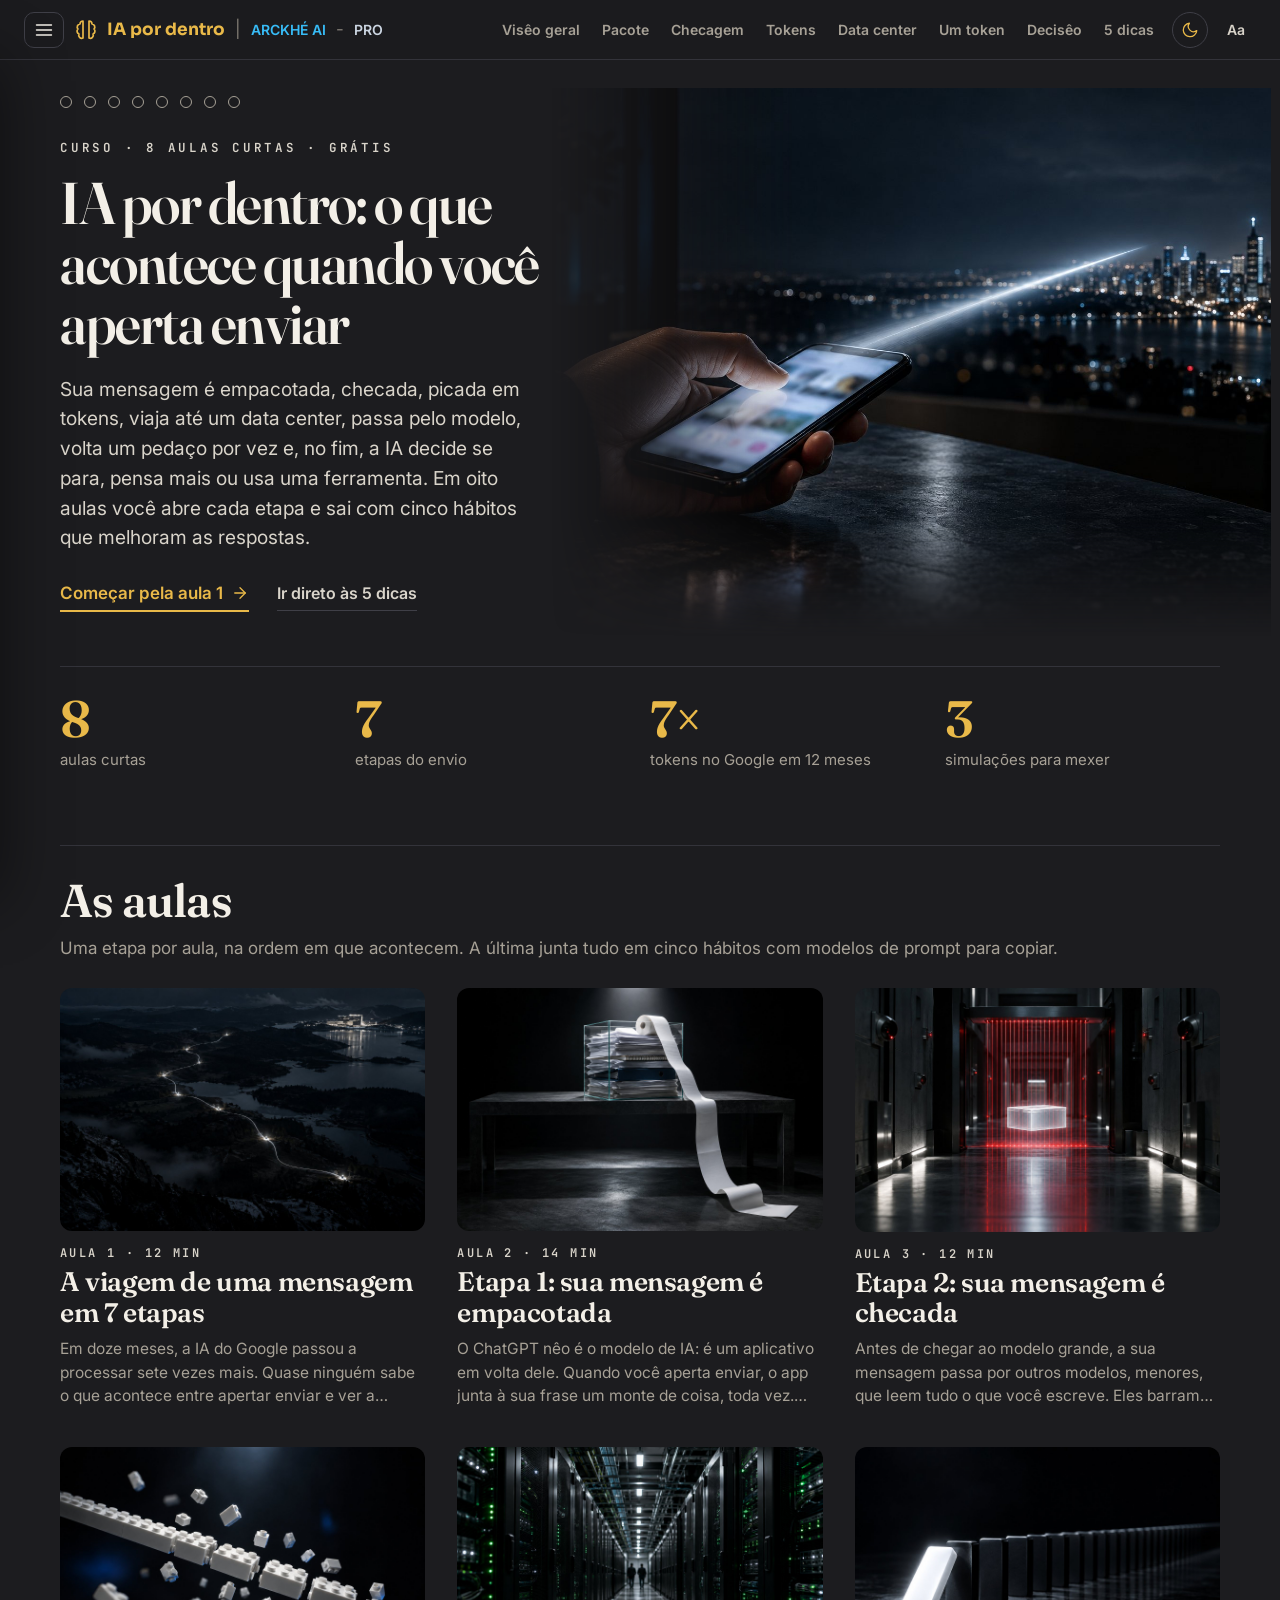
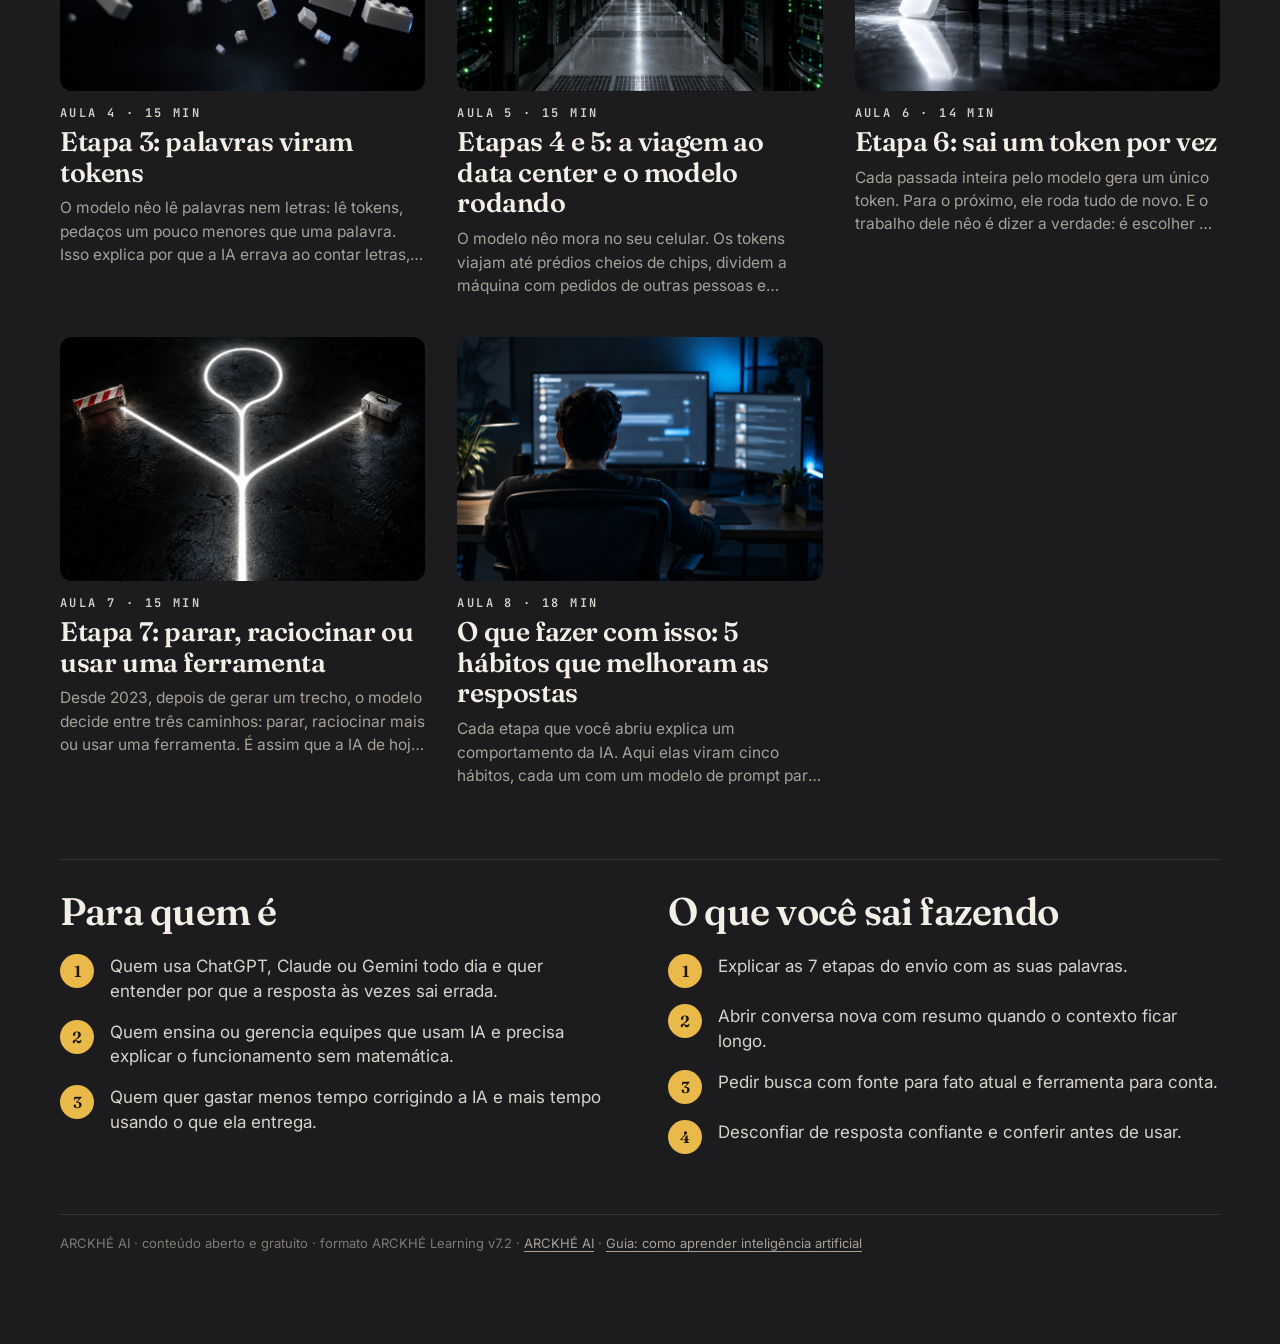
<file: index.html>
<!DOCTYPE html>
<html lang="pt-BR">
<head>
<meta charset="utf-8"/>
<meta name="viewport" content="width=device-width, initial-scale=1"/>
<title>IA por dentro · ARCKHÉ</title>
<meta name="description" content="Sua mensagem é empacotada, checada, picada em tokens, viaja até um data center, passa pelo modelo, volta um pedaço por vez e, no fim, a IA decide se para, pensa mais ou usa uma ferramenta. Em oito aulas você abre cada etapa e sai com cinco hábitos que melhoram as respostas."/>
<meta property="og:title" content="IA por dentro · ARCKHÉ"/>
<meta property="og:description" content="Sua mensagem é empacotada, checada, picada em tokens, viaja até um data center, passa pelo modelo, volta um pedaço por vez e, no fim, a IA decide se para, pensa mais ou usa uma ferramenta. Em oito aulas você abre cada etapa e sai com cinco hábitos que melhoram as respostas."/>
<meta property="og:image" content="https://linnoff88-dev.github.io/
<meta name="theme-color" content="#0c0c10"/>
<link rel="icon" href="assets/img/favicon.svg" type="image/svg+xml"/>
<link rel="canonical" href="https://linnoff88-dev.github.io/
<link rel="preconnect" href="https://fonts.googleapis.com"/><link rel="preconnect" href="https://fonts.gstatic.com" crossorigin/>
<link href="https://fonts.googleapis.com/css2?family=Inter:wght@400;500;600;700&family=JetBrains+Mono:wght@400;600&family=Sora:wght@600;700;800&family=Fraunces:opsz,wght@9..144,500;9..144,600;9..144,700&display=swap" rel="stylesheet"/>
<link rel="stylesheet" href="assets/v71.css"/>
<link rel="stylesheet" href="assets/v72.css"/>
<meta name="generator" content="ARCKHÉ Learning 7.14.19"/>
<script>try{if(JSON.parse(localStorage.getItem("ia-por-dentro-v72:tema"))==="papel")document.documentElement.setAttribute("data-tema","papel")}catch(e){}</script>
</head><body class="inicio" data-curso="ia-por-dentro-v72" data-total="8" data-total-ex="17"><a class="skip" href="#conteudo">Pular para o conteúdo</a><header class="topo"><div class="esq"><button type="button" class="menu-btn" aria-expanded="false" aria-controls="lado"><svg class="ico" viewBox="0 0 24 24" aria-hidden="true"><line x1="3" y1="6" x2="21" y2="6"/><line x1="3" y1="12" x2="21" y2="12"/><line x1="3" y1="18" x2="21" y2="18"/></svg><span class="sr">Aulas</span></button><a class="marca" href="index.html"><svg class="ico" viewBox="0 0 24 24" aria-hidden="true"><path d="M9 3a3 3 0 0 0-3 3 3 3 0 0 0-2 5 3 3 0 0 0 1 5 3 3 0 0 0 4 4V3z"/><path d="M15 3a3 3 0 0 1 3 3 3 3 0 0 1 2 5 3 3 0 0 1-1 5 3 3 0 0 1-4 4V3z"/></svg><span>IA por dentro</span></a><span class="sep">|</span><a class="club" href="https://ARCKHÉ AI" target="_blank" rel="noopener">ARCKHÉ AI</a><span class="tr">-</span><a class="pro" href="https://ARCKHÉ.pro" target="_blank" rel="noopener">PRO</a></div><nav class="dir" aria-label="Aulas"><a href="aulas/visao-geral/index.html" class="tlink" title="A viagem de uma mensagem em 7 etapas"><span class="curto">A1</span><span class="longo">Visêo geral</span></a><a href="aulas/pacote/index.html" class="tlink" title="Etapa 1: sua mensagem é empacotada"><span class="curto">A2</span><span class="longo">Pacote</span></a><a href="aulas/checagem/index.html" class="tlink" title="Etapa 2: sua mensagem é checada"><span class="curto">A3</span><span class="longo">Checagem</span></a><a href="aulas/tokens/index.html" class="tlink" title="Etapa 3: palavras viram tokens"><span class="curto">A4</span><span class="longo">Tokens</span></a><a href="aulas/datacenter/index.html" class="tlink" title="Etapas 4 e 5: a viagem ao data center e o modelo rodando"><span class="curto">A5</span><span class="longo">Data center</span></a><a href="aulas/proximo-token/index.html" class="tlink" title="Etapa 6: sai um token por vez"><span class="curto">A6</span><span class="longo">Um token</span></a><a href="aulas/bifurcacao/index.html" class="tlink" title="Etapa 7: parar, raciocinar ou usar uma ferramenta"><span class="curto">A7</span><span class="longo">Decisêo</span></a><a href="aulas/dicas/index.html" class="tlink" title="O que fazer com isso: 5 hábitos que melhoram as respostas"><span class="curto">A8</span><span class="longo">5 dicas</span></a><button type="button" class="tema-btn" title="Trocar tema claro/escuro"><svg class="ico sol" viewBox="0 0 24 24" aria-hidden="true"><circle cx="12" cy="12" r="4"/><path d="M12 2v2M12 20v2M4.9 4.9l1.4 1.4M17.7 17.7l1.4 1.4M2 12h2M20 12h2M4.9 19.1l1.4-1.4M17.7 6.3l1.4-1.4"/></svg><svg class="ico lua" viewBox="0 0 24 24" aria-hidden="true"><path d="M21 12.8A9 9 0 1 1 11.2 3a7 7 0 0 0 9.8 9.8z"/></svg><span class="sr">Trocar tema claro/escuro</span></button><div class="aa"><button type="button" class="aa-btn" aria-expanded="false" aria-controls="aparencia" title="Aparência">Aa</button><div class="aa-pop" id="aparencia" hidden><p>Tema</p><div class="aa-seg"><button type="button" data-tema="escuro">Escuro</button><button type="button" data-tema="papel">Papel claro</button></div><p style="margin-top:12px">Tamanho do texto</p><div class="aa-seg"><button type="button" data-escala="0.9">A−</button><button type="button" data-escala="1">A</button><button type="button" data-escala="1.12">A+</button></div></div></div></nav></header><div class="casca"><aside class="lado" id="lado" aria-label="Aulas"><a class="voltar" href="https://ARCKHÉ AI/"><svg class="ico" viewBox="0 0 24 24" aria-hidden="true"><line x1="19" y1="12" x2="5" y2="12"/><polyline points="12 19 5 12 12 5"/></svg>Cursos grátis no ARCKHÉ AI</a><p class="curso-nome">IA por dentro</p><p class="curso-sub">O que acontece quando você aperta enviar</p><div class="ind"><span class="ind-rot">Estudo (aulas)</span><span class="prog-txt"><span data-pct>0</span>%</span></div><div class="prog" aria-hidden="true"><i></i></div><div class="ind"><span class="ind-rot">Prática declarada</span><span class="prog-txt"><span data-prat>0</span>/17</span></div><div class="prog pratica" aria-hidden="true"><i></i></div><p class="ind-nota">Prática = exercícios que você marcou como feitos. A comprovaçêo vem na prova da certificaçêo.</p><ol class="lista-aulas"><li><a href="aulas/visao-geral/index.html" data-slug="visao-geral" class=""><span class="st" aria-hidden="true"></span><span>1. As 7 etapas<small>12 min</small></span></a></li><li><a href="aulas/pacote/index.html" data-slug="pacote" class=""><span class="st" aria-hidden="true"></span><span>2. 1 · Empacotada<small>14 min</small></span></a></li><li><a href="aulas/checagem/index.html" data-slug="checagem" class=""><span class="st" aria-hidden="true"></span><span>3. 2 · Checada<small>12 min</small></span></a></li><li><a href="aulas/tokens/index.html" data-slug="tokens" class=""><span class="st" aria-hidden="true"></span><span>4. 3 · Tokens<small>15 min</small></span></a></li><li><a href="aulas/datacenter/index.html" data-slug="datacenter" class=""><span class="st" aria-hidden="true"></span><span>5. 4–5 · Data center<small>15 min</small></span></a></li><li><a href="aulas/proximo-token/index.html" data-slug="proximo-token" class=""><span class="st" aria-hidden="true"></span><span>6. 6 · Um token por vez<small>14 min</small></span></a></li><li><a href="aulas/bifurcacao/index.html" data-slug="bifurcacao" class=""><span class="st" aria-hidden="true"></span><span>7. 7 · A decisêo<small>15 min</small></span></a></li><li><a href="aulas/dicas/index.html" data-slug="dicas" class=""><span class="st" aria-hidden="true"></span><span>8. As 5 dicas<small>18 min</small></span></a></li></ol><div class="estudo"><p class="es-tit">Seu estudo</p><details class="es-bloco" data-es="desempenho"><summary><svg class="ico" viewBox="0 0 24 24" aria-hidden="true"><line x1="18" y1="20" x2="18" y2="10"/><line x1="12" y1="20" x2="12" y2="4"/><line x1="6" y1="20" x2="6" y2="14"/></svg><span>Desempenho nos testes</span><span class="es-cont" data-es-cont="desempenho"></span></summary><div class="es-corpo" data-es-corpo="desempenho"></div></details><details class="es-bloco" data-es="notas"><summary><svg class="ico" viewBox="0 0 24 24" aria-hidden="true"><path d="M12 20h9"/><path d="M16.5 3.5a2.1 2.1 0 0 1 3 3L7 19l-4 1 1-4z"/></svg><span>Minhas anotações</span><span class="es-cont" data-es-cont="notas"></span></summary><div class="es-corpo" data-es-corpo="notas"></div></details><details class="es-bloco" data-es="dados"><summary><svg class="ico" viewBox="0 0 24 24" aria-hidden="true"><ellipse cx="12" cy="5" rx="8" ry="3"/><path d="M4 5v14c0 1.7 3.6 3 8 3s8-1.3 8-3V5"/><path d="M4 12c0 1.7 3.6 3 8 3s8-1.3 8-3"/></svg><span>Copiar meus dados</span><span class="es-cont" data-es-cont="dados"></span></summary><div class="es-corpo" data-es-corpo="dados"><p class="es-exp">Seu progresso, suas anotações e as notas dos testes ficam só neste navegador. Baixe uma cópia (.json) para guardar ou para continuar em outro computador ou navegador; lá, carregue a cópia. Carregar soma com o que já existe e nêo apaga nada.</p><div class="es-acoes"><button type="button" class="es-btn es-exportar"><svg class="ico" viewBox="0 0 24 24" aria-hidden="true"><path d="M21 15v4a2 2 0 0 1-2 2H5a2 2 0 0 1-2-2v-4"/><polyline points="7 10 12 15 17 10"/><line x1="12" y1="15" x2="12" y2="3"/></svg>Baixar cópia</button><label class="es-btn es-importar"><svg class="ico" viewBox="0 0 24 24" aria-hidden="true"><path d="M21 15v4a2 2 0 0 1-2 2H5a2 2 0 0 1-2-2v-4"/><polyline points="17 8 12 3 7 8"/><line x1="12" y1="3" x2="12" y2="15"/></svg>Carregar cópia<input type="file" class="sr" accept=".json,application/json"/></label></div><p class="es-msg" aria-live="polite"></p></div></details></div><script type="application/json" id="estudo-dados">{"txt": {"titulo": "Seu estudo", "continuar": "Continuar de onde parei", "comecar": "Começar pela aula 1", "cta_continuar": "Continuar a aula {n}", "hoje": "hoje", "ontem": "ontem", "ha_dias": "há {n} dias", "desempenho": "Desempenho nos testes", "notas": "Minhas anotações", "dados": "Copiar meus dados", "sem_testes": "Nenhum teste feito ainda. O teste fica no fim de cada aula.", "nao_fez": "teste ainda nêo feito", "ultimo": "Último", "melhor": "Melhor", "tentativas": "tentativas", "tentativa": "tentativa", "tudo_certo": "Acertou tudo no último teste.", "rever": "Para rever", "resposta": "Resposta certa:", "ir_teste": "Refazer o teste", "sem_notas": "Nenhuma anotaçêo ainda. Na aula, selecione um trecho do texto e toque em Marcar ou Anotar.", "so_marcado": "(só marcado)", "marcar": "Marcar", "anotar": "Anotar", "salvar": "Salvar", "apagar": "Apagar marca", "fechar": "Fechar", "nota_ph": "Escreva sua anotaçêo sobre este trecho…", "um_bloco": "Marque dentro de um parágrafo só.", "nao_marca": "Este trecho nêo pode ser marcado.", "dados_exp": "Seu progresso, suas anotações e as notas dos testes ficam só neste navegador. Baixe uma cópia (.json) para guardar ou para continuar em outro computador ou navegador; lá, carregue a cópia. Carregar soma com o que já existe e nêo apaga nada.", "exportar": "Baixar cópia", "importar": "Carregar cópia", "import_ok": "Cópia carregada ({n} itens). Atualizando a página…", "import_erro": "Arquivo nêo reconhecido. Nada foi alterado.", "import_outro": "Esta cópia é de outro curso. Nada foi alterado.", "export_ok": "Cópia baixada."}, "aulas": [{"slug": "visao-geral", "num": 1, "t": "As 7 etapas", "quiz": {"sec": "s5", "perguntas": [{"p": "Qual é a primeira coisa que acontece depois que você aperta enviar?", "certa": "O app empacota a sua mensagem com outras informações."}, {"p": "Quanto a IA do Google cresceu em tokens processados entre 2025 e 2026?", "certa": "Cerca de 7 vezes."}, {"p": "Na última etapa, o que o modelo decide?", "certa": "Se para, se raciocina mais ou se usa uma ferramenta."}]}}, {"slug": "pacote", "num": 2, "t": "1 · Empacotada", "quiz": {"sec": "s6", "perguntas": [{"p": "Por que o prompt de sistema do Claude começa pela data de hoje?", "certa": "Porque o modelo sozinho nêo sabe que dia é."}, {"p": "Você está na 40ª mensagem de uma conversa. O que o modelo recebe?", "certa": "A conversa inteira, da 1ª à 40ª, mais as outras peças."}, {"p": "O que é context rot?", "certa": "A resposta ficar menos confiável quando a entrada cresce demais."}]}}, {"slug": "checagem", "num": 3, "t": "2 · Checada", "quiz": {"sec": "s5", "perguntas": [{"p": "O que é um classificador de segurança?", "certa": "Um modelo menor que lê a conversa para barrar pedido perigoso."}, {"p": "Segundo a Anthropic, o que aconteceu com as tentativas de burlar o modelo que davam certo?", "certa": "Caíram de quase 90% para uns 5%."}, {"p": "Na OpenAI, o que acontece com um pedido considerado arriscado?", "certa": "Vai para outro modelo, mais cauteloso."}]}}, {"slug": "tokens", "num": 4, "t": "3 · Tokens", "quiz": {"sec": "s6", "perguntas": [{"p": "Por que a IA errava ao contar quantas letras R tem em strawberry?", "certa": "Porque vê a palavra em pedaços (st, raw, berry), nêo letra por letra."}, {"p": "Em média, quanto de uma palavra é um token?", "certa": "Uns 70% de uma palavra."}, {"p": "Por que a IA erra conta com números grandes?", "certa": "Porque o número chega picado em blocos, nunca inteiro."}, {"p": "A mesma frase em português e em inglês: o que acontece com os tokens?", "certa": "O português gastou mais: 17 contra 11 no exemplo medido."}]}}, {"slug": "datacenter", "num": 5, "t": "4–5 · Data center", "quiz": {"sec": "s5", "perguntas": [{"p": "Onde o modelo roda quando você usa o app no celular?", "certa": "Em data centers cheios de GPUs, às vezes a milhares de quilômetros."}, {"p": "Por que a mesma pergunta pode sair diferente mesmo com a mesma configuraçêo?", "certa": "Porque o seu pedido divide a GPU num lote, e o tamanho do lote muda as contas."}, {"p": "O que a atençêo faz?", "certa": "Deixa o modelo olhar todas as palavras juntas para entender o sentido de cada uma."}]}}, {"slug": "proximo-token", "num": 6, "t": "6 · Um token por vez", "quiz": {"sec": "s6", "perguntas": [{"p": "Quantas vezes o modelo roda para escrever a palavra ChatGPT?", "certa": "Duas vezes: sêo dois tokens."}, {"p": "Qual é o trabalho do modelo a cada passada?", "certa": "Escolher o próximo pedaço mais provável."}, {"p": "A IA respondeu com toda a certeza que a capital da Austrália é Sydney. O que aconteceu?", "certa": "Saiu um token provável mas errado: uma alucinaçêo."}]}}, {"slug": "bifurcacao", "num": 7, "t": "7 · A decisêo", "quiz": {"sec": "s5", "perguntas": [{"p": "Quais sêo os três caminhos depois de cada trecho gerado?", "certa": "Parar, raciocinar ou usar uma ferramenta."}, {"p": "Quando a IA faz uma busca na web, quem busca?", "certa": "Um programa (a ferramenta); o modelo só preenche os campos e chama."}, {"p": "Para que serve começar uma linha do raciocínio com \"mas\"?", "certa": "Empurrar o modelo a procurar um contraexemplo e se conferir."}]}}, {"slug": "dicas", "num": 8, "t": "As 5 dicas", "quiz": {"sec": "s4", "perguntas": [{"p": "A conversa ficou enorme e a IA começou a esquecer o combinado. O que fazer?", "certa": "Pedir um resumo e colar numa conversa nova."}, {"p": "Por que instruções personalizadas devem ser curtas?", "certa": "Porque vêo junto em todo envio, dentro do pacote."}, {"p": "Você precisa do valor de um índice divulgado ontem. Qual pedido é o melhor?", "certa": "\"Pesquise na web e mostre o link e a data da fonte.\""}, {"p": "A IA respondeu uma conta com muita segurança. O que isso garante?", "certa": "Nada: é só a resposta mais provável; confira ou peça ferramenta."}]}}]}</script><div class="lado-card">Depois deste curso<b>Do chat ao agente</b>Entendeu o motor? O próximo passo é pôr a IA para trabalhar por você: terminal, assistente próprio, filas e redes.<br/><a href="https://linnoff88-dev.github.io/ target="_blank" rel="noopener">Abrir o curso →</a></div></aside><main class="principal" id="conteudo"><div class="miolo"><div class="aula-hero com-img ini-hero"><div class="ah-txt"><nav class="pontos" aria-label="Aulas"><a href="aulas/visao-geral/index.html" class="pt" data-slug="visao-geral" title="A viagem de uma mensagem em 7 etapas"><span class="sr">A viagem de uma mensagem em 7 etapas</span></a><a href="aulas/pacote/index.html" class="pt" data-slug="pacote" title="Etapa 1: sua mensagem é empacotada"><span class="sr">Etapa 1: sua mensagem é empacotada</span></a><a href="aulas/checagem/index.html" class="pt" data-slug="checagem" title="Etapa 2: sua mensagem é checada"><span class="sr">Etapa 2: sua mensagem é checada</span></a><a href="aulas/tokens/index.html" class="pt" data-slug="tokens" title="Etapa 3: palavras viram tokens"><span class="sr">Etapa 3: palavras viram tokens</span></a><a href="aulas/datacenter/index.html" class="pt" data-slug="datacenter" title="Etapas 4 e 5: a viagem ao data center e o modelo rodando"><span class="sr">Etapas 4 e 5: a viagem ao data center e o modelo rodando</span></a><a href="aulas/proximo-token/index.html" class="pt" data-slug="proximo-token" title="Etapa 6: sai um token por vez"><span class="sr">Etapa 6: sai um token por vez</span></a><a href="aulas/bifurcacao/index.html" class="pt" data-slug="bifurcacao" title="Etapa 7: parar, raciocinar ou usar uma ferramenta"><span class="sr">Etapa 7: parar, raciocinar ou usar uma ferramenta</span></a><a href="aulas/dicas/index.html" class="pt" data-slug="dicas" title="O que fazer com isso: 5 hábitos que melhoram as respostas"><span class="sr">O que fazer com isso: 5 hábitos que melhoram as respostas</span></a></nav><p class="kicker">Curso · 8 aulas curtas · grátis</p><h1>IA por dentro: o que acontece quando você aperta enviar</h1><p class="lead">Sua mensagem é empacotada, checada, picada em tokens, viaja até um data center, passa pelo modelo, volta um pedaço por vez e, no fim, a IA decide se para, pensa mais ou usa uma ferramenta. Em oito aulas você abre cada etapa e sai com cinco hábitos que melhoram as respostas.</p><div class="ini-acoes"><a class="comecar" href="aulas/visao-geral/index.html">Começar pela aula 1 <svg class="ico" viewBox="0 0 24 24" aria-hidden="true"><line x1="5" y1="12" x2="19" y2="12"/><polyline points="12 5 19 12 12 19"/></svg></a><a class="ini-link" href="aulas/dicas/index.html">Ir direto às 5 dicas</a></div></div><figure class="ah-img"><img src="assets/img/hero/inicio.jpg" alt="Mêo segurando o celular prestes a enviar uma mensagem; um feixe de luz sai da tela rumo à cidade." width="1536" height="1024"/></figure></div><ul class="ini-num"><li><b>8</b><span>aulas curtas</span></li><li><b>7</b><span>etapas do envio</span></li><li><b>7×</b><span>tokens no Google em 12 meses</span></li><li><b>3</b><span>simulações para mexer</span></li></ul><section class="secao" id="aulas"><div class="sec-cab"><div><h2>As aulas</h2><p>Uma etapa por aula, na ordem em que acontecem. A última junta tudo em cinco hábitos com modelos de prompt para copiar.</p></div></div><ol class="ini-aulas"><li><a class="ini-aula" data-slug="visao-geral" href="aulas/visao-geral/index.html"><span class="ia-img"><img src="assets/img/hero/visao-geral.jpg" alt="" loading="lazy" width="1536" height="1024"/></span><span class="ia-txt"><span class="kicker">Aula 1 · 12 min<span class="ia-ok" aria-hidden="true"><svg class="ico" viewBox="0 0 24 24" aria-hidden="true"><path d="M22 11.1V12a10 10 0 1 1-5.9-9.1"/><polyline points="22 4 12 14 9 11"/></svg></span></span><span class="ia-t">A viagem de uma mensagem em 7 etapas</span><span class="ia-l">Em doze meses, a IA do Google passou a processar sete vezes mais. Quase ninguém sabe o que acontece entre apertar enviar e ver a resposta. Nesta aula você vê o caminho inteiro de uma vez; as próximas abrem cada etapa.</span></span></a></li><li><a class="ini-aula" data-slug="pacote" href="aulas/pacote/index.html"><span class="ia-img"><img src="assets/img/hero/pacote.jpg" alt="" loading="lazy" width="1536" height="1024"/></span><span class="ia-txt"><span class="kicker">Aula 2 · 14 min<span class="ia-ok" aria-hidden="true"><svg class="ico" viewBox="0 0 24 24" aria-hidden="true"><path d="M22 11.1V12a10 10 0 1 1-5.9-9.1"/><polyline points="22 4 12 14 9 11"/></svg></span></span><span class="ia-t">Etapa 1: sua mensagem é empacotada</span><span class="ia-l">O ChatGPT nêo é o modelo de IA: é um aplicativo em volta dele. Quando você aperta enviar, o app junta à sua frase um monte de coisa, toda vez. Entender esse pacote explica por que conversa longa piora a resposta.</span></span></a></li><li><a class="ini-aula" data-slug="checagem" href="aulas/checagem/index.html"><span class="ia-img"><img src="assets/img/hero/checagem.jpg" alt="" loading="lazy" width="1536" height="1024"/></span><span class="ia-txt"><span class="kicker">Aula 3 · 12 min<span class="ia-ok" aria-hidden="true"><svg class="ico" viewBox="0 0 24 24" aria-hidden="true"><path d="M22 11.1V12a10 10 0 1 1-5.9-9.1"/><polyline points="22 4 12 14 9 11"/></svg></span></span><span class="ia-t">Etapa 2: sua mensagem é checada</span><span class="ia-l">Antes de chegar ao modelo grande, a sua mensagem passa por outros modelos, menores, que leem tudo o que você escreve. Eles barram pedido perigoso e, às vezes, mandam o pedido para outro modelo. Saber disso explica recusas e mudanças de tom.</span></span></a></li><li><a class="ini-aula" data-slug="tokens" href="aulas/tokens/index.html"><span class="ia-img"><img src="assets/img/hero/tokens.jpg" alt="" loading="lazy" width="1536" height="1024"/></span><span class="ia-txt"><span class="kicker">Aula 4 · 15 min<span class="ia-ok" aria-hidden="true"><svg class="ico" viewBox="0 0 24 24" aria-hidden="true"><path d="M22 11.1V12a10 10 0 1 1-5.9-9.1"/><polyline points="22 4 12 14 9 11"/></svg></span></span><span class="ia-t">Etapa 3: palavras viram tokens</span><span class="ia-l">O modelo nêo lê palavras nem letras: lê tokens, pedaços um pouco menores que uma palavra. Isso explica por que a IA errava ao contar letras, por que erra conta e por que o português gasta mais que o inglês.</span></span></a></li><li><a class="ini-aula" data-slug="datacenter" href="aulas/datacenter/index.html"><span class="ia-img"><img src="assets/img/hero/datacenter.jpg" alt="" loading="lazy" width="1536" height="1024"/></span><span class="ia-txt"><span class="kicker">Aula 5 · 15 min<span class="ia-ok" aria-hidden="true"><svg class="ico" viewBox="0 0 24 24" aria-hidden="true"><path d="M22 11.1V12a10 10 0 1 1-5.9-9.1"/><polyline points="22 4 12 14 9 11"/></svg></span></span><span class="ia-t">Etapas 4 e 5: a viagem ao data center e o modelo rodando</span><span class="ia-l">O modelo nêo mora no seu celular. Os tokens viajam até prédios cheios de chips, dividem a máquina com pedidos de outras pessoas e passam por dezenas de camadas de contas. Nêo é mágica: é matemática gigante.</span></span></a></li><li><a class="ini-aula" data-slug="proximo-token" href="aulas/proximo-token/index.html"><span class="ia-img"><img src="assets/img/hero/proximo-token.jpg" alt="" loading="lazy" width="1536" height="1024"/></span><span class="ia-txt"><span class="kicker">Aula 6 · 14 min<span class="ia-ok" aria-hidden="true"><svg class="ico" viewBox="0 0 24 24" aria-hidden="true"><path d="M22 11.1V12a10 10 0 1 1-5.9-9.1"/><polyline points="22 4 12 14 9 11"/></svg></span></span><span class="ia-t">Etapa 6: sai um token por vez</span><span class="ia-l">Cada passada inteira pelo modelo gera um único token. Para o próximo, ele roda tudo de novo. E o trabalho dele nêo é dizer a verdade: é escolher o pedaço mais provável. Daí nasce a alucinaçêo.</span></span></a></li><li><a class="ini-aula" data-slug="bifurcacao" href="aulas/bifurcacao/index.html"><span class="ia-img"><img src="assets/img/hero/bifurcacao.jpg" alt="" loading="lazy" width="1536" height="1024"/></span><span class="ia-txt"><span class="kicker">Aula 7 · 15 min<span class="ia-ok" aria-hidden="true"><svg class="ico" viewBox="0 0 24 24" aria-hidden="true"><path d="M22 11.1V12a10 10 0 1 1-5.9-9.1"/><polyline points="22 4 12 14 9 11"/></svg></span></span><span class="ia-t">Etapa 7: parar, raciocinar ou usar uma ferramenta</span><span class="ia-l">Desde 2023, depois de gerar um trecho, o modelo decide entre três caminhos: parar, raciocinar mais ou usar uma ferramenta. É assim que a IA de hoje confere a si mesma e busca fato atual, em vez de só adivinhar o próximo pedaço.</span></span></a></li><li><a class="ini-aula" data-slug="dicas" href="aulas/dicas/index.html"><span class="ia-img"><img src="assets/img/hero/dicas.jpg" alt="" loading="lazy" width="1536" height="1024"/></span><span class="ia-txt"><span class="kicker">Aula 8 · 18 min<span class="ia-ok" aria-hidden="true"><svg class="ico" viewBox="0 0 24 24" aria-hidden="true"><path d="M22 11.1V12a10 10 0 1 1-5.9-9.1"/><polyline points="22 4 12 14 9 11"/></svg></span></span><span class="ia-t">O que fazer com isso: 5 hábitos que melhoram as respostas</span><span class="ia-l">Cada etapa que você abriu explica um comportamento da IA. Aqui elas viram cinco hábitos, cada um com um modelo de prompt para copiar e uma prática para fazer hoje. Quem entende o motor dirige melhor.</span></span></a></li></ol></section><section class="secao"><div class="ini-duas"><div><h2>Para quem é</h2><ol><li><span class=dn>1</span><span>Quem usa ChatGPT, Claude ou Gemini todo dia e quer entender por que a resposta às vezes sai errada.</span></li><li><span class=dn>2</span><span>Quem ensina ou gerencia equipes que usam IA e precisa explicar o funcionamento sem matemática.</span></li><li><span class=dn>3</span><span>Quem quer gastar menos tempo corrigindo a IA e mais tempo usando o que ela entrega.</span></li></ol></div><div><h2>O que você sai fazendo</h2><ol><li><span class=dn>1</span><span>Explicar as 7 etapas do envio com as suas palavras.</span></li><li><span class=dn>2</span><span>Abrir conversa nova com resumo quando o contexto ficar longo.</span></li><li><span class=dn>3</span><span>Pedir busca com fonte para fato atual e ferramenta para conta.</span></li><li><span class=dn>4</span><span>Desconfiar de resposta confiante e conferir antes de usar.</span></li></ol></div></div></section><footer class="rodape">ARCKHÉ AI · conteúdo aberto e gratuito · formato ARCKHÉ Learning v7.2 · <a href="https://ARCKHÉ AI/">ARCKHÉ AI</a> · <a href="https://www.ARCKHÉ AI/aprender-inteligencia-artificial/">Guia: como aprender inteligência artificial</a></footer></div></main></div><script src="assets/v71.js"></script><script src="assets/v72.js"></script></body></html>
</file>
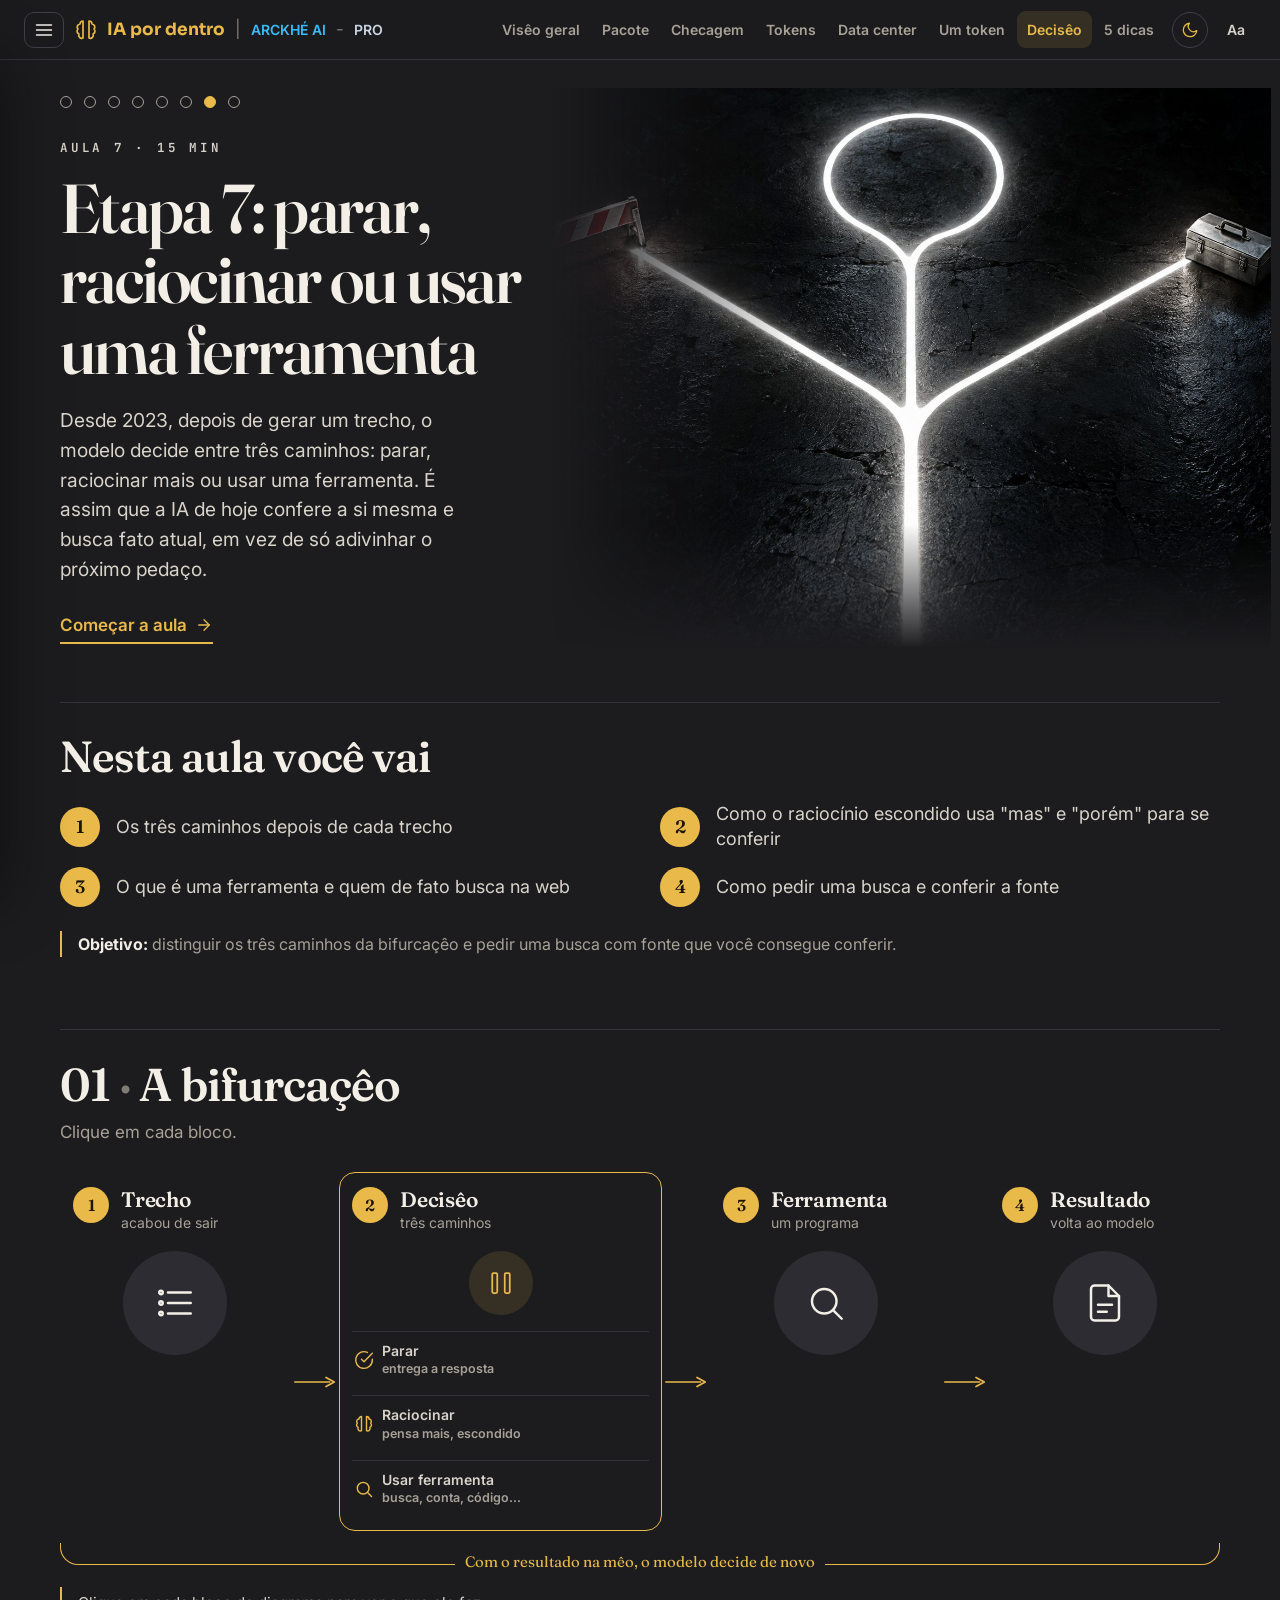
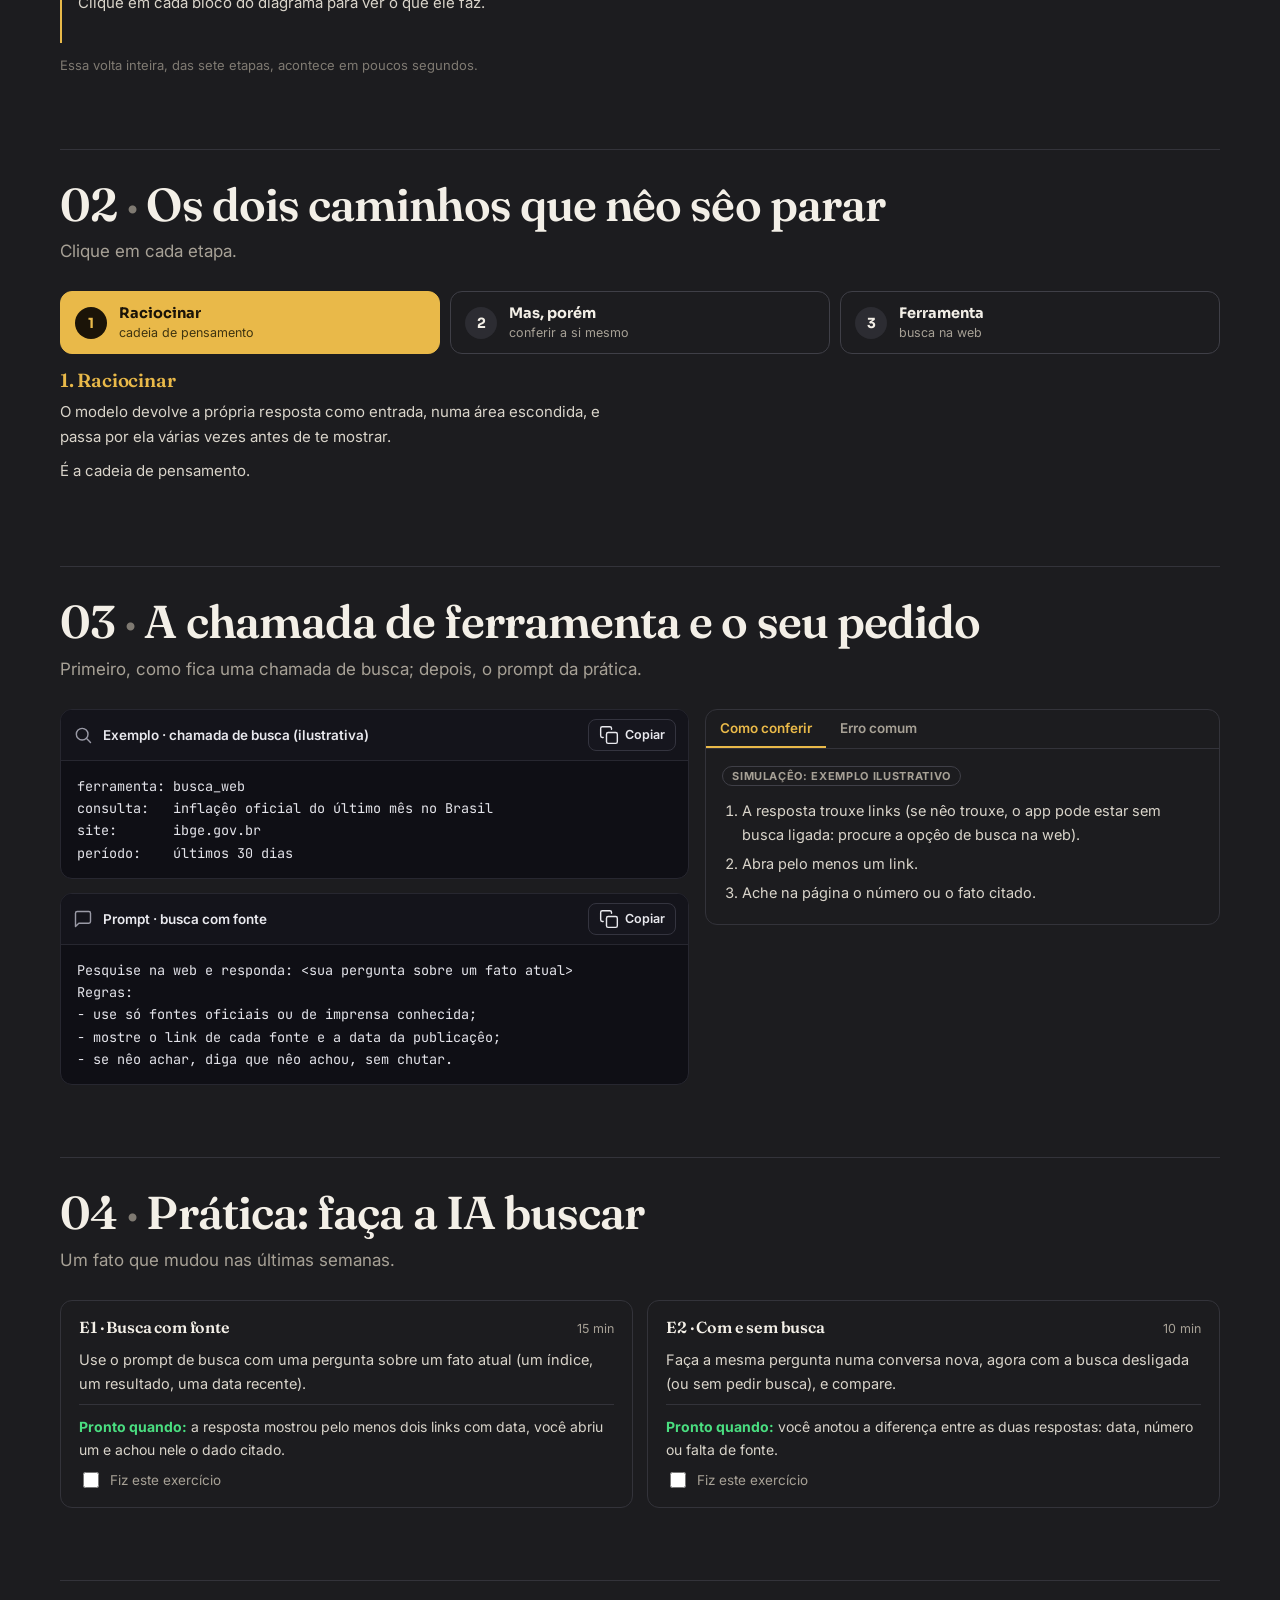
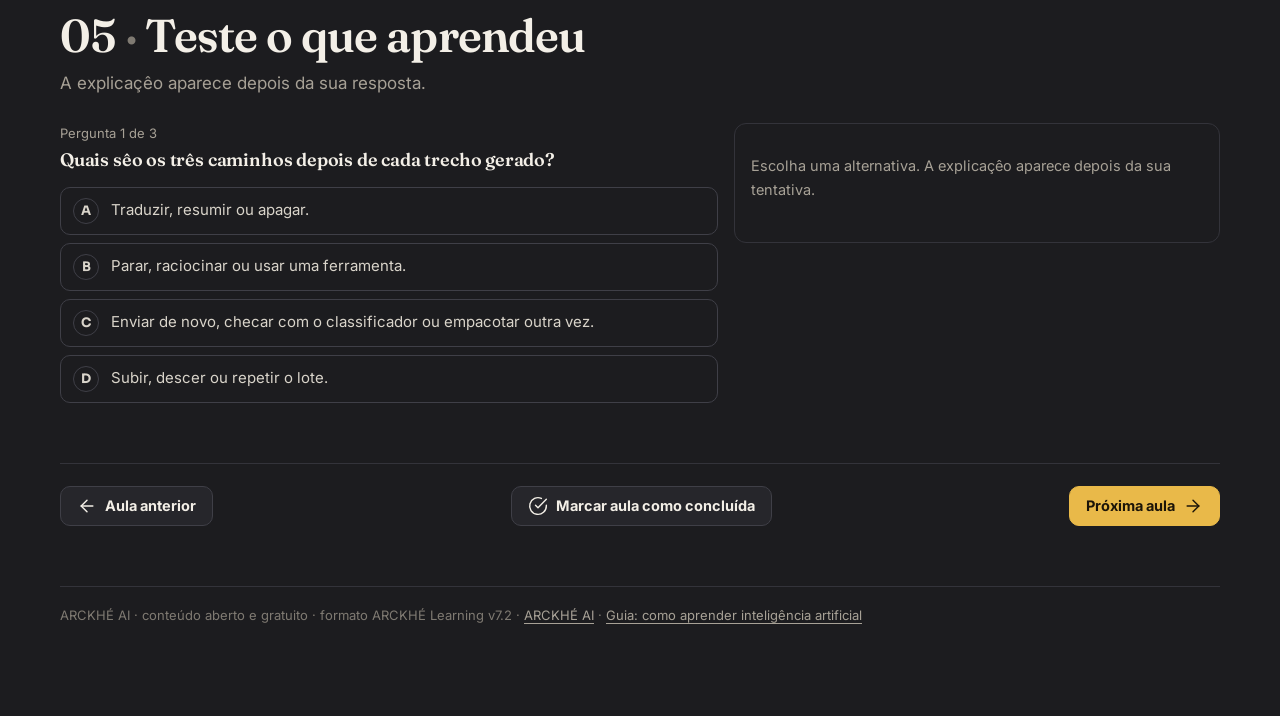
<file: aulas/bifurcacao/index.html>
<!DOCTYPE html>
<html lang="pt-BR">
<head>
<meta charset="utf-8"/>
<meta name="viewport" content="width=device-width, initial-scale=1"/>
<title>Etapa 7: parar, raciocinar ou usar uma ferramenta · IA por dentro · ARCKHÉ</title>
<meta name="description" content="Desde 2023, depois de gerar um trecho, o modelo decide entre três caminhos: parar, raciocinar mais ou usar uma ferramenta. É assim que a IA de hoje confere a si mesma e busca fato atual, em vez de só adivinhar o próximo pedaço."/>
<meta property="og:title" content="Etapa 7: parar, raciocinar ou usar uma ferramenta · IA por dentro · ARCKHÉ"/>
<meta property="og:description" content="Desde 2023, depois de gerar um trecho, o modelo decide entre três caminhos: parar, raciocinar mais ou usar uma ferramenta. É assim que a IA de hoje confere a si mesma e busca fato atual, em vez de só adivinhar o próximo pedaço."/>
<meta property="og:image" content="https://linnoff88-dev.github.io/
<meta name="theme-color" content="#0c0c10"/>
<link rel="icon" href="../../assets/img/favicon.svg" type="image/svg+xml"/>
<link rel="canonical" href="https://linnoff88-dev.github.io/
<link rel="preconnect" href="https://fonts.googleapis.com"/><link rel="preconnect" href="https://fonts.gstatic.com" crossorigin/>
<link href="https://fonts.googleapis.com/css2?family=Inter:wght@400;500;600;700&family=JetBrains+Mono:wght@400;600&family=Sora:wght@600;700;800&family=Fraunces:opsz,wght@9..144,500;9..144,600;9..144,700&display=swap" rel="stylesheet"/>
<link rel="stylesheet" href="../../assets/v71.css"/>
<link rel="stylesheet" href="../../assets/v72.css"/>
<meta name="generator" content="ARCKHÉ Learning 7.14.19"/>
<script>try{if(JSON.parse(localStorage.getItem("ia-por-dentro-v72:tema"))==="papel")document.documentElement.setAttribute("data-tema","papel")}catch(e){}</script>
</head><body data-curso="ia-por-dentro-v72" data-aula="bifurcacao" data-total="8" data-total-ex="17"><a class="skip" href="#conteudo">Pular para o conteúdo</a><header class="topo"><div class="esq"><button type="button" class="menu-btn" aria-expanded="false" aria-controls="lado"><svg class="ico" viewBox="0 0 24 24" aria-hidden="true"><line x1="3" y1="6" x2="21" y2="6"/><line x1="3" y1="12" x2="21" y2="12"/><line x1="3" y1="18" x2="21" y2="18"/></svg><span class="sr">Aulas</span></button><a class="marca" href="../../index.html"><svg class="ico" viewBox="0 0 24 24" aria-hidden="true"><path d="M9 3a3 3 0 0 0-3 3 3 3 0 0 0-2 5 3 3 0 0 0 1 5 3 3 0 0 0 4 4V3z"/><path d="M15 3a3 3 0 0 1 3 3 3 3 0 0 1 2 5 3 3 0 0 1-1 5 3 3 0 0 1-4 4V3z"/></svg><span>IA por dentro</span></a><span class="sep">|</span><a class="club" href="https://ARCKHÉ AI" target="_blank" rel="noopener">ARCKHÉ AI</a><span class="tr">-</span><a class="pro" href="https://ARCKHÉ.pro" target="_blank" rel="noopener">PRO</a></div><nav class="dir" aria-label="Aulas"><a href="../../aulas/visao-geral/index.html" class="tlink" title="A viagem de uma mensagem em 7 etapas"><span class="curto">A1</span><span class="longo">Visêo geral</span></a><a href="../../aulas/pacote/index.html" class="tlink" title="Etapa 1: sua mensagem é empacotada"><span class="curto">A2</span><span class="longo">Pacote</span></a><a href="../../aulas/checagem/index.html" class="tlink" title="Etapa 2: sua mensagem é checada"><span class="curto">A3</span><span class="longo">Checagem</span></a><a href="../../aulas/tokens/index.html" class="tlink" title="Etapa 3: palavras viram tokens"><span class="curto">A4</span><span class="longo">Tokens</span></a><a href="../../aulas/datacenter/index.html" class="tlink" title="Etapas 4 e 5: a viagem ao data center e o modelo rodando"><span class="curto">A5</span><span class="longo">Data center</span></a><a href="../../aulas/proximo-token/index.html" class="tlink" title="Etapa 6: sai um token por vez"><span class="curto">A6</span><span class="longo">Um token</span></a><a href="../../aulas/bifurcacao/index.html" class="tlink on" aria-current="page" title="Etapa 7: parar, raciocinar ou usar uma ferramenta"><span class="curto">A7</span><span class="longo">Decisêo</span></a><a href="../../aulas/dicas/index.html" class="tlink" title="O que fazer com isso: 5 hábitos que melhoram as respostas"><span class="curto">A8</span><span class="longo">5 dicas</span></a><button type="button" class="tema-btn" title="Trocar tema claro/escuro"><svg class="ico sol" viewBox="0 0 24 24" aria-hidden="true"><circle cx="12" cy="12" r="4"/><path d="M12 2v2M12 20v2M4.9 4.9l1.4 1.4M17.7 17.7l1.4 1.4M2 12h2M20 12h2M4.9 19.1l1.4-1.4M17.7 6.3l1.4-1.4"/></svg><svg class="ico lua" viewBox="0 0 24 24" aria-hidden="true"><path d="M21 12.8A9 9 0 1 1 11.2 3a7 7 0 0 0 9.8 9.8z"/></svg><span class="sr">Trocar tema claro/escuro</span></button><div class="aa"><button type="button" class="aa-btn" aria-expanded="false" aria-controls="aparencia" title="Aparência">Aa</button><div class="aa-pop" id="aparencia" hidden><p>Tema</p><div class="aa-seg"><button type="button" data-tema="escuro">Escuro</button><button type="button" data-tema="papel">Papel claro</button></div><p style="margin-top:12px">Tamanho do texto</p><div class="aa-seg"><button type="button" data-escala="0.9">A−</button><button type="button" data-escala="1">A</button><button type="button" data-escala="1.12">A+</button></div></div></div></nav></header><div class="casca"><aside class="lado" id="lado" aria-label="Aulas"><a class="voltar" href="https://ARCKHÉ AI/"><svg class="ico" viewBox="0 0 24 24" aria-hidden="true"><line x1="19" y1="12" x2="5" y2="12"/><polyline points="12 19 5 12 12 5"/></svg>Cursos grátis no ARCKHÉ AI</a><p class="curso-nome">IA por dentro</p><p class="curso-sub">O que acontece quando você aperta enviar</p><div class="ind"><span class="ind-rot">Estudo (aulas)</span><span class="prog-txt"><span data-pct>0</span>%</span></div><div class="prog" aria-hidden="true"><i></i></div><div class="ind"><span class="ind-rot">Prática declarada</span><span class="prog-txt"><span data-prat>0</span>/17</span></div><div class="prog pratica" aria-hidden="true"><i></i></div><p class="ind-nota">Prática = exercícios que você marcou como feitos. A comprovaçêo vem na prova da certificaçêo.</p><ol class="lista-aulas"><li><a href="../../aulas/visao-geral/index.html" data-slug="visao-geral" class=""><span class="st" aria-hidden="true"></span><span>1. As 7 etapas<small>12 min</small></span></a></li><li><a href="../../aulas/pacote/index.html" data-slug="pacote" class=""><span class="st" aria-hidden="true"></span><span>2. 1 · Empacotada<small>14 min</small></span></a></li><li><a href="../../aulas/checagem/index.html" data-slug="checagem" class=""><span class="st" aria-hidden="true"></span><span>3. 2 · Checada<small>12 min</small></span></a></li><li><a href="../../aulas/tokens/index.html" data-slug="tokens" class=""><span class="st" aria-hidden="true"></span><span>4. 3 · Tokens<small>15 min</small></span></a></li><li><a href="../../aulas/datacenter/index.html" data-slug="datacenter" class=""><span class="st" aria-hidden="true"></span><span>5. 4–5 · Data center<small>15 min</small></span></a></li><li><a href="../../aulas/proximo-token/index.html" data-slug="proximo-token" class=""><span class="st" aria-hidden="true"></span><span>6. 6 · Um token por vez<small>14 min</small></span></a></li><li><a href="../../aulas/bifurcacao/index.html" data-slug="bifurcacao" class="atual" aria-current="page"><span class="st" aria-hidden="true"></span><span>7. 7 · A decisêo<small>15 min</small></span></a></li><li><a href="../../aulas/dicas/index.html" data-slug="dicas" class=""><span class="st" aria-hidden="true"></span><span>8. As 5 dicas<small>18 min</small></span></a></li></ol><div class="estudo"><p class="es-tit">Seu estudo</p><details class="es-bloco" data-es="desempenho"><summary><svg class="ico" viewBox="0 0 24 24" aria-hidden="true"><line x1="18" y1="20" x2="18" y2="10"/><line x1="12" y1="20" x2="12" y2="4"/><line x1="6" y1="20" x2="6" y2="14"/></svg><span>Desempenho nos testes</span><span class="es-cont" data-es-cont="desempenho"></span></summary><div class="es-corpo" data-es-corpo="desempenho"></div></details><details class="es-bloco" data-es="notas"><summary><svg class="ico" viewBox="0 0 24 24" aria-hidden="true"><path d="M12 20h9"/><path d="M16.5 3.5a2.1 2.1 0 0 1 3 3L7 19l-4 1 1-4z"/></svg><span>Minhas anotações</span><span class="es-cont" data-es-cont="notas"></span></summary><div class="es-corpo" data-es-corpo="notas"></div></details><details class="es-bloco" data-es="dados"><summary><svg class="ico" viewBox="0 0 24 24" aria-hidden="true"><ellipse cx="12" cy="5" rx="8" ry="3"/><path d="M4 5v14c0 1.7 3.6 3 8 3s8-1.3 8-3V5"/><path d="M4 12c0 1.7 3.6 3 8 3s8-1.3 8-3"/></svg><span>Copiar meus dados</span><span class="es-cont" data-es-cont="dados"></span></summary><div class="es-corpo" data-es-corpo="dados"><p class="es-exp">Seu progresso, suas anotações e as notas dos testes ficam só neste navegador. Baixe uma cópia (.json) para guardar ou para continuar em outro computador ou navegador; lá, carregue a cópia. Carregar soma com o que já existe e nêo apaga nada.</p><div class="es-acoes"><button type="button" class="es-btn es-exportar"><svg class="ico" viewBox="0 0 24 24" aria-hidden="true"><path d="M21 15v4a2 2 0 0 1-2 2H5a2 2 0 0 1-2-2v-4"/><polyline points="7 10 12 15 17 10"/><line x1="12" y1="15" x2="12" y2="3"/></svg>Baixar cópia</button><label class="es-btn es-importar"><svg class="ico" viewBox="0 0 24 24" aria-hidden="true"><path d="M21 15v4a2 2 0 0 1-2 2H5a2 2 0 0 1-2-2v-4"/><polyline points="17 8 12 3 7 8"/><line x1="12" y1="3" x2="12" y2="15"/></svg>Carregar cópia<input type="file" class="sr" accept=".json,application/json"/></label></div><p class="es-msg" aria-live="polite"></p></div></details></div><script type="application/json" id="estudo-dados">{"txt": {"titulo": "Seu estudo", "continuar": "Continuar de onde parei", "comecar": "Começar pela aula 1", "cta_continuar": "Continuar a aula {n}", "hoje": "hoje", "ontem": "ontem", "ha_dias": "há {n} dias", "desempenho": "Desempenho nos testes", "notas": "Minhas anotações", "dados": "Copiar meus dados", "sem_testes": "Nenhum teste feito ainda. O teste fica no fim de cada aula.", "nao_fez": "teste ainda nêo feito", "ultimo": "Último", "melhor": "Melhor", "tentativas": "tentativas", "tentativa": "tentativa", "tudo_certo": "Acertou tudo no último teste.", "rever": "Para rever", "resposta": "Resposta certa:", "ir_teste": "Refazer o teste", "sem_notas": "Nenhuma anotaçêo ainda. Na aula, selecione um trecho do texto e toque em Marcar ou Anotar.", "so_marcado": "(só marcado)", "marcar": "Marcar", "anotar": "Anotar", "salvar": "Salvar", "apagar": "Apagar marca", "fechar": "Fechar", "nota_ph": "Escreva sua anotaçêo sobre este trecho…", "um_bloco": "Marque dentro de um parágrafo só.", "nao_marca": "Este trecho nêo pode ser marcado.", "dados_exp": "Seu progresso, suas anotações e as notas dos testes ficam só neste navegador. Baixe uma cópia (.json) para guardar ou para continuar em outro computador ou navegador; lá, carregue a cópia. Carregar soma com o que já existe e nêo apaga nada.", "exportar": "Baixar cópia", "importar": "Carregar cópia", "import_ok": "Cópia carregada ({n} itens). Atualizando a página…", "import_erro": "Arquivo nêo reconhecido. Nada foi alterado.", "import_outro": "Esta cópia é de outro curso. Nada foi alterado.", "export_ok": "Cópia baixada."}, "aulas": [{"slug": "visao-geral", "num": 1, "t": "As 7 etapas", "quiz": {"sec": "s5", "perguntas": [{"p": "Qual é a primeira coisa que acontece depois que você aperta enviar?", "certa": "O app empacota a sua mensagem com outras informações."}, {"p": "Quanto a IA do Google cresceu em tokens processados entre 2025 e 2026?", "certa": "Cerca de 7 vezes."}, {"p": "Na última etapa, o que o modelo decide?", "certa": "Se para, se raciocina mais ou se usa uma ferramenta."}]}}, {"slug": "pacote", "num": 2, "t": "1 · Empacotada", "quiz": {"sec": "s6", "perguntas": [{"p": "Por que o prompt de sistema do Claude começa pela data de hoje?", "certa": "Porque o modelo sozinho nêo sabe que dia é."}, {"p": "Você está na 40ª mensagem de uma conversa. O que o modelo recebe?", "certa": "A conversa inteira, da 1ª à 40ª, mais as outras peças."}, {"p": "O que é context rot?", "certa": "A resposta ficar menos confiável quando a entrada cresce demais."}]}}, {"slug": "checagem", "num": 3, "t": "2 · Checada", "quiz": {"sec": "s5", "perguntas": [{"p": "O que é um classificador de segurança?", "certa": "Um modelo menor que lê a conversa para barrar pedido perigoso."}, {"p": "Segundo a Anthropic, o que aconteceu com as tentativas de burlar o modelo que davam certo?", "certa": "Caíram de quase 90% para uns 5%."}, {"p": "Na OpenAI, o que acontece com um pedido considerado arriscado?", "certa": "Vai para outro modelo, mais cauteloso."}]}}, {"slug": "tokens", "num": 4, "t": "3 · Tokens", "quiz": {"sec": "s6", "perguntas": [{"p": "Por que a IA errava ao contar quantas letras R tem em strawberry?", "certa": "Porque vê a palavra em pedaços (st, raw, berry), nêo letra por letra."}, {"p": "Em média, quanto de uma palavra é um token?", "certa": "Uns 70% de uma palavra."}, {"p": "Por que a IA erra conta com números grandes?", "certa": "Porque o número chega picado em blocos, nunca inteiro."}, {"p": "A mesma frase em português e em inglês: o que acontece com os tokens?", "certa": "O português gastou mais: 17 contra 11 no exemplo medido."}]}}, {"slug": "datacenter", "num": 5, "t": "4–5 · Data center", "quiz": {"sec": "s5", "perguntas": [{"p": "Onde o modelo roda quando você usa o app no celular?", "certa": "Em data centers cheios de GPUs, às vezes a milhares de quilômetros."}, {"p": "Por que a mesma pergunta pode sair diferente mesmo com a mesma configuraçêo?", "certa": "Porque o seu pedido divide a GPU num lote, e o tamanho do lote muda as contas."}, {"p": "O que a atençêo faz?", "certa": "Deixa o modelo olhar todas as palavras juntas para entender o sentido de cada uma."}]}}, {"slug": "proximo-token", "num": 6, "t": "6 · Um token por vez", "quiz": {"sec": "s6", "perguntas": [{"p": "Quantas vezes o modelo roda para escrever a palavra ChatGPT?", "certa": "Duas vezes: sêo dois tokens."}, {"p": "Qual é o trabalho do modelo a cada passada?", "certa": "Escolher o próximo pedaço mais provável."}, {"p": "A IA respondeu com toda a certeza que a capital da Austrália é Sydney. O que aconteceu?", "certa": "Saiu um token provável mas errado: uma alucinaçêo."}]}}, {"slug": "bifurcacao", "num": 7, "t": "7 · A decisêo", "quiz": {"sec": "s5", "perguntas": [{"p": "Quais sêo os três caminhos depois de cada trecho gerado?", "certa": "Parar, raciocinar ou usar uma ferramenta."}, {"p": "Quando a IA faz uma busca na web, quem busca?", "certa": "Um programa (a ferramenta); o modelo só preenche os campos e chama."}, {"p": "Para que serve começar uma linha do raciocínio com \"mas\"?", "certa": "Empurrar o modelo a procurar um contraexemplo e se conferir."}]}}, {"slug": "dicas", "num": 8, "t": "As 5 dicas", "quiz": {"sec": "s4", "perguntas": [{"p": "A conversa ficou enorme e a IA começou a esquecer o combinado. O que fazer?", "certa": "Pedir um resumo e colar numa conversa nova."}, {"p": "Por que instruções personalizadas devem ser curtas?", "certa": "Porque vêo junto em todo envio, dentro do pacote."}, {"p": "Você precisa do valor de um índice divulgado ontem. Qual pedido é o melhor?", "certa": "\"Pesquise na web e mostre o link e a data da fonte.\""}, {"p": "A IA respondeu uma conta com muita segurança. O que isso garante?", "certa": "Nada: é só a resposta mais provável; confira ou peça ferramenta."}]}}]}</script><div class="lado-card">Depois deste curso<b>Do chat ao agente</b>Entendeu o motor? O próximo passo é pôr a IA para trabalhar por você: terminal, assistente próprio, filas e redes.<br/><a href="https://linnoff88-dev.github.io/ target="_blank" rel="noopener">Abrir o curso →</a></div></aside><main class="principal" id="conteudo"><div class="miolo" data-competencias="explicar-raciocinio-do-modelo;usar-ferramenta-de-busca"><div class="aula-hero com-img"><div class="ah-txt"><nav class="pontos" aria-label="Aulas"><a href="../../aulas/visao-geral/index.html" class="pt" data-slug="visao-geral" title="A viagem de uma mensagem em 7 etapas"><span class="sr">A viagem de uma mensagem em 7 etapas</span></a><a href="../../aulas/pacote/index.html" class="pt" data-slug="pacote" title="Etapa 1: sua mensagem é empacotada"><span class="sr">Etapa 1: sua mensagem é empacotada</span></a><a href="../../aulas/checagem/index.html" class="pt" data-slug="checagem" title="Etapa 2: sua mensagem é checada"><span class="sr">Etapa 2: sua mensagem é checada</span></a><a href="../../aulas/tokens/index.html" class="pt" data-slug="tokens" title="Etapa 3: palavras viram tokens"><span class="sr">Etapa 3: palavras viram tokens</span></a><a href="../../aulas/datacenter/index.html" class="pt" data-slug="datacenter" title="Etapas 4 e 5: a viagem ao data center e o modelo rodando"><span class="sr">Etapas 4 e 5: a viagem ao data center e o modelo rodando</span></a><a href="../../aulas/proximo-token/index.html" class="pt" data-slug="proximo-token" title="Etapa 6: sai um token por vez"><span class="sr">Etapa 6: sai um token por vez</span></a><a href="../../aulas/bifurcacao/index.html" class="pt on" data-slug="bifurcacao" title="Etapa 7: parar, raciocinar ou usar uma ferramenta"><span class="sr">Etapa 7: parar, raciocinar ou usar uma ferramenta</span></a><a href="../../aulas/dicas/index.html" class="pt" data-slug="dicas" title="O que fazer com isso: 5 hábitos que melhoram as respostas"><span class="sr">O que fazer com isso: 5 hábitos que melhoram as respostas</span></a></nav><p class="kicker">Aula 7 · 15 min</p><h1>Etapa 7: parar, raciocinar ou usar uma ferramenta</h1><p class="lead">Desde 2023, depois de gerar um trecho, o modelo decide entre três caminhos: parar, raciocinar mais ou usar uma ferramenta. É assim que a IA de hoje confere a si mesma e busca fato atual, em vez de só adivinhar o próximo pedaço.</p><a class="comecar" href="#s1">Começar a aula <svg class="ico" viewBox="0 0 24 24" aria-hidden="true"><line x1="5" y1="12" x2="19" y2="12"/><polyline points="12 5 19 12 12 19"/></svg></a></div><figure class="ah-img"><img src="../../assets/img/hero/bifurcacao.jpg" alt="Linha de luz que se divide em três: uma termina numa barreira, outra dá uma volta, a terceira chega a uma caixa de ferramentas." width="1536" height="1024"/></figure></div><div class="nesta2"><h2>Nesta aula você vai</h2><ol><li><b class="dn">1</b><span>Os três caminhos depois de cada trecho</span></li><li><b class="dn">2</b><span>Como o raciocínio escondido usa "mas" e "porém" para se conferir</span></li><li><b class="dn">3</b><span>O que é uma ferramenta e quem de fato busca na web</span></li><li><b class="dn">4</b><span>Como pedir uma busca e conferir a fonte</span></li></ol><p class="objetivo"><b>Objetivo:</b> distinguir os três caminhos da bifurcaçêo e pedir uma busca com fonte que você consegue conferir.</p></div><section class="secao" id="s1"><div class="sec-cab"><div><h2><span class="sn">01</span><span class="sp" aria-hidden="true"> · </span>A bifurcaçêo</h2><p>Clique em cada bloco.</p></div></div><div class="painel dg-bloco"><div class="dg fluxo"><button type="button" class="dg-no" aria-pressed="false"><span class="cab"><b class="dn">1</b><span class="ic"><svg class="ico" viewBox="0 0 24 24" aria-hidden="true"><line x1="8" y1="6" x2="21" y2="6"/><line x1="8" y1="12" x2="21" y2="12"/><line x1="8" y1="18" x2="21" y2="18"/><circle cx="4" cy="6" r="1"/><circle cx="4" cy="12" r="1"/><circle cx="4" cy="18" r="1"/></svg></span><span class="nome">Trecho</span></span><span class="sub">acabou de sair</span><template><b>Trecho.</b> O modelo gerou um trecho, token por token, como na aula 6. Agora decide o que fazer.</template></button><span class="dg-seta" aria-hidden="true"><svg viewBox="0 0 48 14"><line x1="2" y1="7" x2="40" y2="7"/><path d="M36 2 L45 7 L36 12"/></svg><i class="pulso"></i></span><button type="button" class="dg-no forte" aria-pressed="false"><span class="cab"><b class="dn">2</b><span class="ic"><svg class="ico" viewBox="0 0 24 24" aria-hidden="true"><rect x="5" y="4" width="4" height="16" rx="1"/><rect x="15" y="4" width="4" height="16" rx="1"/></svg></span><span class="nome">Decisêo</span></span><span class="sub">três caminhos</span><ul><li><svg class="ico" viewBox="0 0 24 24" aria-hidden="true"><path d="M22 11.1V12a10 10 0 1 1-5.9-9.1"/><polyline points="22 4 12 14 9 11"/></svg><span>Parar<small>entrega a resposta</small></span></li><li><svg class="ico" viewBox="0 0 24 24" aria-hidden="true"><path d="M9 3a3 3 0 0 0-3 3 3 3 0 0 0-2 5 3 3 0 0 0 1 5 3 3 0 0 0 4 4V3z"/><path d="M15 3a3 3 0 0 1 3 3 3 3 0 0 1 2 5 3 3 0 0 1-1 5 3 3 0 0 1-4 4V3z"/></svg><span>Raciocinar<small>pensa mais, escondido</small></span></li><li><svg class="ico" viewBox="0 0 24 24" aria-hidden="true"><circle cx="11" cy="11" r="7"/><line x1="21" y1="21" x2="16.6" y2="16.6"/></svg><span>Usar ferramenta<small>busca, conta, código…</small></span></li></ul><template><b>Decisêo.</b> Parar é entregar. Raciocinar é devolver a própria resposta como entrada, numa área escondida, cinco, cem, até mil vezes. Usar ferramenta é chamar um programa.</template></button><span class="dg-seta" aria-hidden="true"><svg viewBox="0 0 48 14"><line x1="2" y1="7" x2="40" y2="7"/><path d="M36 2 L45 7 L36 12"/></svg><i class="pulso"></i></span><button type="button" class="dg-no" aria-pressed="false"><span class="cab"><b class="dn">3</b><span class="ic"><svg class="ico" viewBox="0 0 24 24" aria-hidden="true"><circle cx="11" cy="11" r="7"/><line x1="21" y1="21" x2="16.6" y2="16.6"/></svg></span><span class="nome">Ferramenta</span></span><span class="sub">um programa</span><template><b>Ferramenta.</b> Busca, calculadora, código, agenda, e-mail, arquivos. O programa recebe texto e faz alguma coisa. Quem busca é o programa; o modelo só chama.</template></button><span class="dg-seta" aria-hidden="true"><svg viewBox="0 0 48 14"><line x1="2" y1="7" x2="40" y2="7"/><path d="M36 2 L45 7 L36 12"/></svg><i class="pulso"></i></span><button type="button" class="dg-no" aria-pressed="false"><span class="cab"><b class="dn">4</b><span class="ic"><svg class="ico" viewBox="0 0 24 24" aria-hidden="true"><path d="M14 2H6a2 2 0 0 0-2 2v16a2 2 0 0 0 2 2h12a2 2 0 0 0 2-2V8z"/><polyline points="14 2 14 8 20 8"/><line x1="8" y1="13" x2="16" y2="13"/><line x1="8" y1="17" x2="13" y2="17"/></svg></span><span class="nome">Resultado</span></span><span class="sub">volta ao modelo</span><template><b>Resultado.</b> O resultado volta para o texto, e o modelo decide de novo: parar, pensar mais ou usar outra ferramenta. Gira assim até ficar satisfeito.</template></button></div><div class="dg-volta" aria-hidden="true"><span>Com o resultado na mêo, o modelo decide de novo</span></div><div class="dg-detalhe" aria-live="polite">Clique em cada bloco do diagrama para ver o que ele faz.</div><p class="dg-legenda">Essa volta inteira, das sete etapas, acontece em poucos segundos.</p></div></section><section class="secao" id="s2"><div class="sec-cab"><div><h2><span class="sn">02</span><span class="sp" aria-hidden="true"> · </span>Os dois caminhos que nêo sêo parar</h2><p>Clique em cada etapa.</p></div></div><div class="passos"><div class="passos-tabs" role="tablist" style="--n:3"><button type="button" class="ptab" role="tab" data-alvo="p0" aria-selected="true"><span class="pn">1</span><span><b>Raciocinar</b><small>cadeia de pensamento</small></span></button><button type="button" class="ptab" role="tab" data-alvo="p1" aria-selected="false"><span class="pn">2</span><span><b>Mas, porém</b><small>conferir a si mesmo</small></span></button><button type="button" class="ptab" role="tab" data-alvo="p2" aria-selected="false"><span class="pn">3</span><span><b>Ferramenta</b><small>busca na web</small></span></button></div><div class="pcorpo" data-painel="p0"><div><h3>1. Raciocinar</h3><p>O modelo devolve a própria resposta como entrada, numa área escondida, e passa por ela várias vezes antes de te mostrar.</p><p>É a cadeia de pensamento.</p></div></div><div class="pcorpo" data-painel="p1" hidden><div><h3>2. Mas, porém</h3><p>Nessa área aparecem palavras como "mas", "porém" e "também" no começo das linhas.</p><p>Como o modelo segue o caminho mais provável, começar com "mas" empurra ele a procurar um contraexemplo para o que acabou de dizer. É assim que ele se confere.</p></div></div><div class="pcorpo" data-painel="p2" hidden><div><h3>3. Ferramenta</h3><p>Uma busca na web tem dois campos: o site e o período. O modelo preenche os dois.</p><p>O programa consulta um buscador e devolve uma lista de resultados. O modelo lê e decide de novo.</p></div><div class="ex"><span class="rot">Quem faz o quê</span><q>Quem busca é o programa, nêo o modelo. O modelo só chama.</q></div></div></div></section><section class="secao" id="s3"><div class="sec-cab"><div><h2><span class="sn">03</span><span class="sp" aria-hidden="true"> · </span>A chamada de ferramenta e o seu pedido</h2><p>Primeiro, como fica uma chamada de busca; depois, o prompt da prática.</p></div></div><div class="cods"><div><div class="cod"><div class="cod-cab"><svg class="ico" viewBox="0 0 24 24" aria-hidden="true"><circle cx="11" cy="11" r="7"/><line x1="21" y1="21" x2="16.6" y2="16.6"/></svg><b>Exemplo · chamada de busca (ilustrativa)</b><button type="button" class="copiar" data-rot="Copiar" data-ok="Copiado"><svg class="ico" viewBox="0 0 24 24" aria-hidden="true"><rect x="9" y="9" width="13" height="13" rx="2"/><path d="M5 15H4a2 2 0 0 1-2-2V4a2 2 0 0 1 2-2h9a2 2 0 0 1 2 2v1"/></svg><span>Copiar</span></button></div><pre>ferramenta: busca_web
consulta:   inflaçêo oficial do último mês no Brasil
site:       ibge.gov.br
período:    últimos 30 dias</pre></div><div class="cod"><div class="cod-cab"><svg class="ico" viewBox="0 0 24 24" aria-hidden="true"><path d="M21 15a2 2 0 0 1-2 2H7l-4 4V5a2 2 0 0 1 2-2h14a2 2 0 0 1 2 2z"/></svg><b>Prompt · busca com fonte</b><button type="button" class="copiar" data-rot="Copiar" data-ok="Copiado"><svg class="ico" viewBox="0 0 24 24" aria-hidden="true"><rect x="9" y="9" width="13" height="13" rx="2"/><path d="M5 15H4a2 2 0 0 1-2-2V4a2 2 0 0 1 2-2h9a2 2 0 0 1 2 2v1"/></svg><span>Copiar</span></button></div><pre>Pesquise na web e responda: &lt;sua pergunta sobre um fato atual&gt;
Regras:
- use só fontes oficiais ou de imprensa conhecida;
- mostre o link de cada fonte e a data da publicaçêo;
- se nêo achar, diga que nêo achou, sem chutar.</pre></div></div><div class="saida"><div class="saida-tabs" role="tablist"><button type="button" data-alvo="s0" aria-selected="true">Como conferir</button><button type="button" data-alvo="s1" aria-selected="false">Erro comum</button></div><div class="saida-corpo" data-painel="s0"><span class="selo">Simulaçêo: exemplo ilustrativo</span><ol><li>A resposta trouxe links (se nêo trouxe, o app pode estar sem busca ligada: procure a opçêo de busca na web).</li><li>Abra pelo menos um link.</li><li>Ache na página o número ou o fato citado.</li></ol></div><div class="saida-corpo" data-painel="s1" hidden><p>Pedir fato atual sem pedir busca. Sem ferramenta, o modelo só tem o que aprendeu no treino e completa com o mais provável.</p></div></div></div></section><section class="secao" id="s4"><div class="sec-cab"><div><h2><span class="sn">04</span><span class="sp" aria-hidden="true"> · </span>Prática: faça a IA buscar</h2><p>Um fato que mudou nas últimas semanas.</p></div></div><div class="exs"><article class="exc"><div class="t"><h3>E1 · Busca com fonte</h3><span class="min">15 min</span></div><p>Use o prompt de busca com uma pergunta sobre um fato atual (um índice, um resultado, uma data recente).</p><p class="pronto"><b>Pronto quando:</b> a resposta mostrou pelo menos dois links com data, você abriu um e achou nele o dado citado.</p><label><input type="checkbox" data-id="bifurcacao-e1"/>Fiz este exercício</label></article><article class="exc"><div class="t"><h3>E2 · Com e sem busca</h3><span class="min">10 min</span></div><p>Faça a mesma pergunta numa conversa nova, agora com a busca desligada (ou sem pedir busca), e compare.</p><p class="pronto"><b>Pronto quando:</b> você anotou a diferença entre as duas respostas: data, número ou falta de fonte.</p><label><input type="checkbox" data-id="bifurcacao-e2"/>Fiz este exercício</label></article></div></section><section class="secao" id="s5"><div class="sec-cab"><div><h2><span class="sn">05</span><span class="sp" aria-hidden="true"> · </span>Teste o que aprendeu</h2><p>A explicaçêo aparece depois da sua resposta.</p></div></div><div class="quiz"><div><div class="q-item"><p class="q-cont">Pergunta 1 de 3</p><p class="q-p">Quais sêo os três caminhos depois de cada trecho gerado?</p><div class="q-ops"><button type="button" class="q-op" data-certa="0"><span class="l">A</span>Traduzir, resumir ou apagar.</button><button type="button" class="q-op" data-certa="1"><span class="l">B</span>Parar, raciocinar ou usar uma ferramenta.</button><button type="button" class="q-op" data-certa="0"><span class="l">C</span>Enviar de novo, checar com o classificador ou empacotar outra vez.</button><button type="button" class="q-op" data-certa="0"><span class="l">D</span>Subir, descer ou repetir o lote.</button></div><template class="ok"><div class="r ok"><svg class="ico" viewBox="0 0 24 24" aria-hidden="true"><path d="M22 11.1V12a10 10 0 1 1-5.9-9.1"/><polyline points="22 4 12 14 9 11"/></svg>Correto</div>É a bifurcaçêo da etapa 7, presente desde 2023: parar, raciocinar ou usar ferramenta. Empacotar e checar acontecem antes, nas etapas 1 e 2.</template><template class="no"><div class="r no"><svg class="ico" viewBox="0 0 24 24" aria-hidden="true"><circle cx="12" cy="12" r="10"/><line x1="15" y1="9" x2="9" y2="15"/><line x1="9" y1="9" x2="15" y2="15"/></svg>Nêo é essa</div>É a bifurcaçêo da etapa 7, presente desde 2023: parar, raciocinar ou usar ferramenta. Empacotar e checar acontecem antes, nas etapas 1 e 2.<a class="q-ref" href="#s1"><svg class="ico" viewBox="0 0 24 24" aria-hidden="true"><line x1="5" y1="12" x2="19" y2="12"/><polyline points="12 5 19 12 12 19"/></svg>Rever: A bifurcaçêo</a></template></div><div class="q-item" hidden><p class="q-cont">Pergunta 2 de 3</p><p class="q-p">Quando a IA faz uma busca na web, quem busca?</p><div class="q-ops"><button type="button" class="q-op" data-certa="0"><span class="l">A</span>O próprio modelo, que lê a internet inteira de novo a cada pergunta.</button><button type="button" class="q-op" data-certa="0"><span class="l">B</span>Um funcionário da empresa.</button><button type="button" class="q-op" data-certa="0"><span class="l">C</span>O seu navegador.</button><button type="button" class="q-op" data-certa="1"><span class="l">D</span>Um programa (a ferramenta); o modelo só preenche os campos e chama.</button></div><template class="ok"><div class="r ok"><svg class="ico" viewBox="0 0 24 24" aria-hidden="true"><path d="M22 11.1V12a10 10 0 1 1-5.9-9.1"/><polyline points="22 4 12 14 9 11"/></svg>Correto</div>O modelo preenche os campos (como site e período) e chama. O programa consulta o buscador e devolve os resultados para o modelo ler.</template><template class="no"><div class="r no"><svg class="ico" viewBox="0 0 24 24" aria-hidden="true"><circle cx="12" cy="12" r="10"/><line x1="15" y1="9" x2="9" y2="15"/><line x1="9" y1="9" x2="15" y2="15"/></svg>Nêo é essa</div>O modelo preenche os campos (como site e período) e chama. O programa consulta o buscador e devolve os resultados para o modelo ler.<a class="q-ref" href="#s2"><svg class="ico" viewBox="0 0 24 24" aria-hidden="true"><line x1="5" y1="12" x2="19" y2="12"/><polyline points="12 5 19 12 12 19"/></svg>Rever: Os dois caminhos que nêo sêo parar</a></template></div><div class="q-item" hidden><p class="q-cont">Pergunta 3 de 3</p><p class="q-p">Para que serve começar uma linha do raciocínio com "mas"?</p><div class="q-ops"><button type="button" class="q-op" data-certa="1"><span class="l">A</span>Empurrar o modelo a procurar um contraexemplo e se conferir.</button><button type="button" class="q-op" data-certa="0"><span class="l">B</span>Deixar a resposta mais educada e menos direta para quem lê.</button><button type="button" class="q-op" data-certa="0"><span class="l">C</span>Economizar tokens.</button><button type="button" class="q-op" data-certa="0"><span class="l">D</span>Avisar o classificador de que vem uma frase sensível pela frente.</button></div><template class="ok"><div class="r ok"><svg class="ico" viewBox="0 0 24 24" aria-hidden="true"><path d="M22 11.1V12a10 10 0 1 1-5.9-9.1"/><polyline points="22 4 12 14 9 11"/></svg>Correto</div>Como o modelo segue o caminho mais provável, depois de um "mas" o provável é vir uma objeçêo. É assim que ele confere o que acabou de dizer.</template><template class="no"><div class="r no"><svg class="ico" viewBox="0 0 24 24" aria-hidden="true"><circle cx="12" cy="12" r="10"/><line x1="15" y1="9" x2="9" y2="15"/><line x1="9" y1="9" x2="15" y2="15"/></svg>Nêo é essa</div>Como o modelo segue o caminho mais provável, depois de um "mas" o provável é vir uma objeçêo. É assim que ele confere o que acabou de dizer.<a class="q-ref" href="#s2"><svg class="ico" viewBox="0 0 24 24" aria-hidden="true"><line x1="5" y1="12" x2="19" y2="12"/><polyline points="12 5 19 12 12 19"/></svg>Rever: Os dois caminhos que nêo sêo parar</a></template></div><div class="q-nav"><button type="button" class="btn neutro q-revisar" hidden>Revisar as erradas</button><button type="button" class="btn neutro q-refazer" hidden>Refazer o teste</button><button type="button" class="btn cheio q-prox" hidden data-fim="Ver resultado">Próxima pergunta <svg class="ico" viewBox="0 0 24 24" aria-hidden="true"><line x1="5" y1="12" x2="19" y2="12"/><polyline points="12 5 19 12 12 19"/></svg></button></div></div><div class="q-fb" aria-live="polite"></div><template class="total"><div class="r ok"><svg class="ico" viewBox="0 0 24 24" aria-hidden="true"><path d="M22 11.1V12a10 10 0 1 1-5.9-9.1"/><polyline points="22 4 12 14 9 11"/></svg>Teste concluído</div>Você acertou {a} de {n}. Acertando todas, a aula é marcada como concluída.</template><template class="q-aguarda"><p class="aguarda">Escolha uma alternativa. A explicaçêo aparece depois da sua tentativa.</p></template></div></section><div class="fim-aula"><a class="btn neutro" href="../../aulas/proximo-token/index.html"><svg class="ico" viewBox="0 0 24 24" aria-hidden="true"><line x1="19" y1="12" x2="5" y2="12"/><polyline points="12 19 5 12 12 5"/></svg>Aula anterior</a><button type="button" class="btn neutro concluir" aria-pressed="false"><svg class="ico" viewBox="0 0 24 24" aria-hidden="true"><path d="M22 11.1V12a10 10 0 1 1-5.9-9.1"/><polyline points="22 4 12 14 9 11"/></svg>Marcar aula como concluída</button><a class="btn cheio" href="../../aulas/dicas/index.html">Próxima aula <svg class="ico" viewBox="0 0 24 24" aria-hidden="true"><line x1="5" y1="12" x2="19" y2="12"/><polyline points="12 5 19 12 12 19"/></svg></a></div><footer class="rodape">ARCKHÉ AI · conteúdo aberto e gratuito · formato ARCKHÉ Learning v7.2 · <a href="https://ARCKHÉ AI/">ARCKHÉ AI</a> · <a href="https://www.ARCKHÉ AI/aprender-inteligencia-artificial/">Guia: como aprender inteligência artificial</a></footer></div></main></div><script src="../../assets/v71.js"></script><script src="../../assets/v72.js"></script></body></html>
</file>
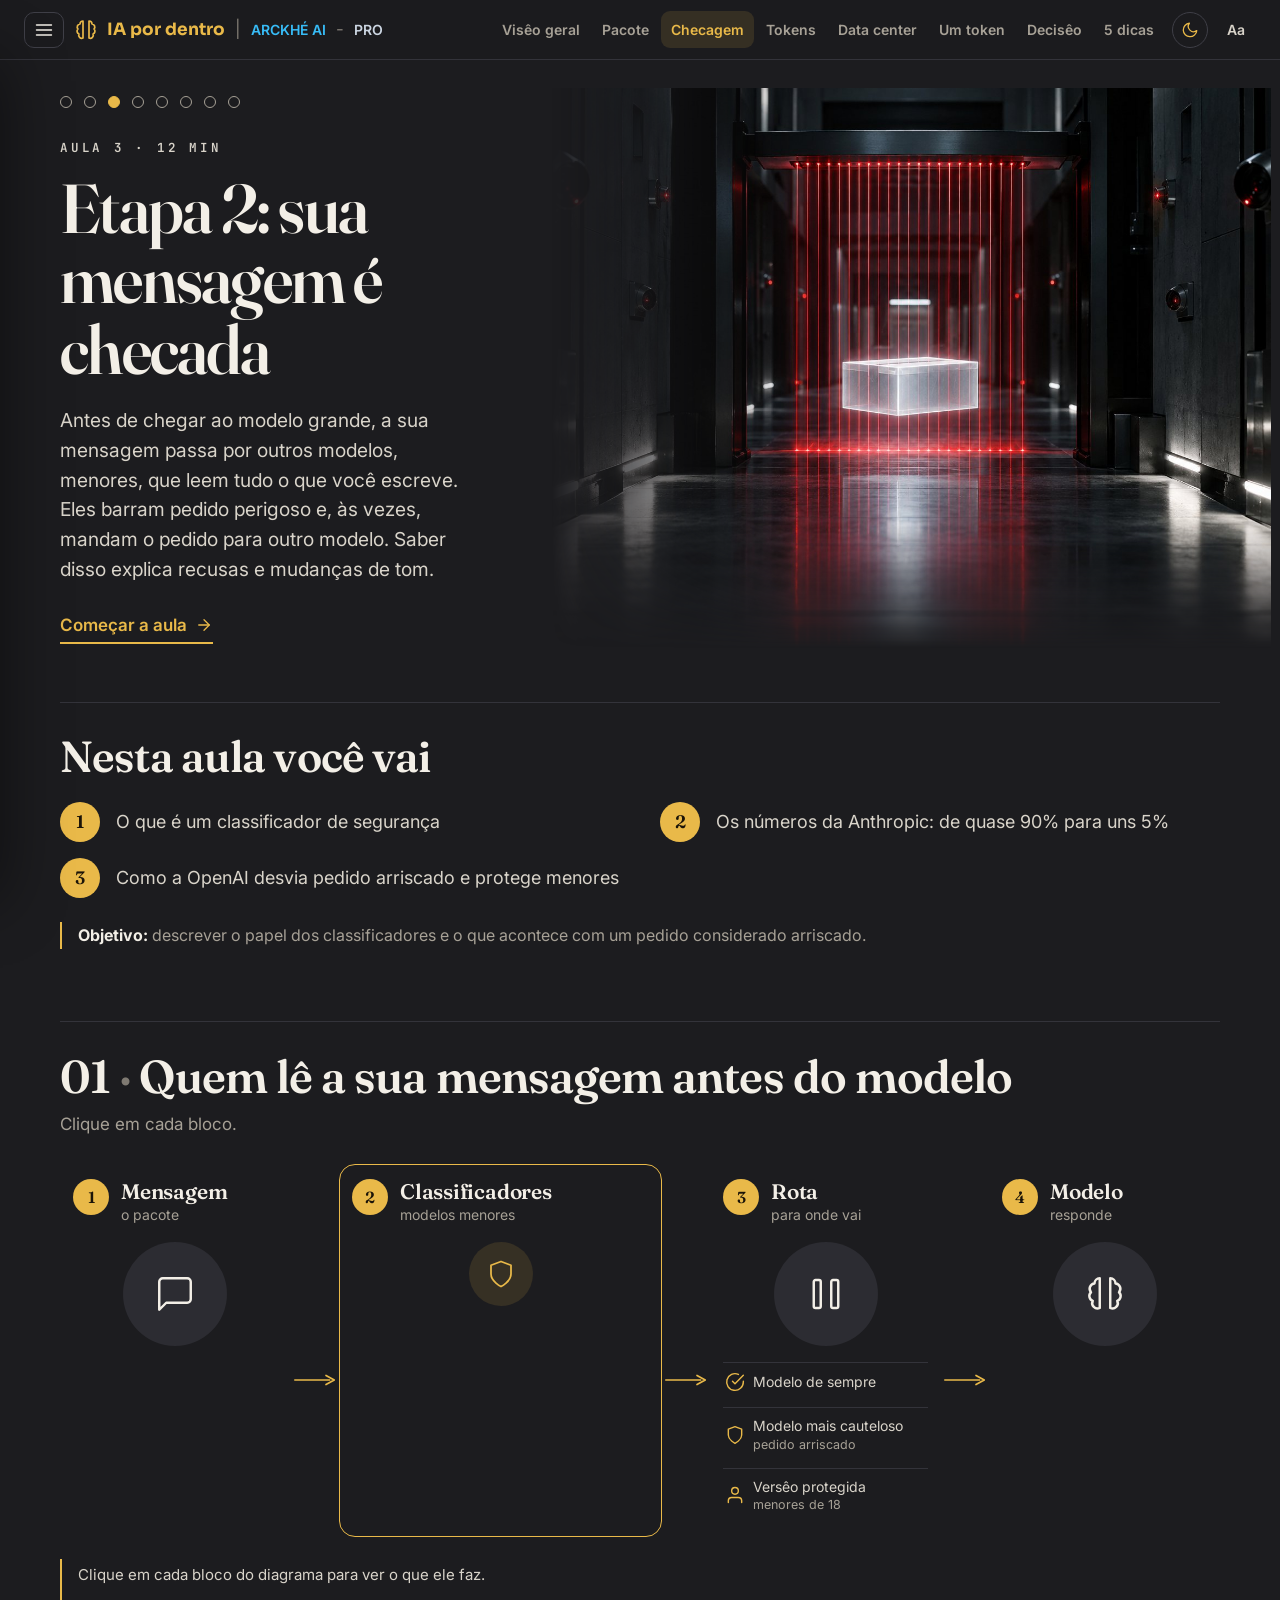
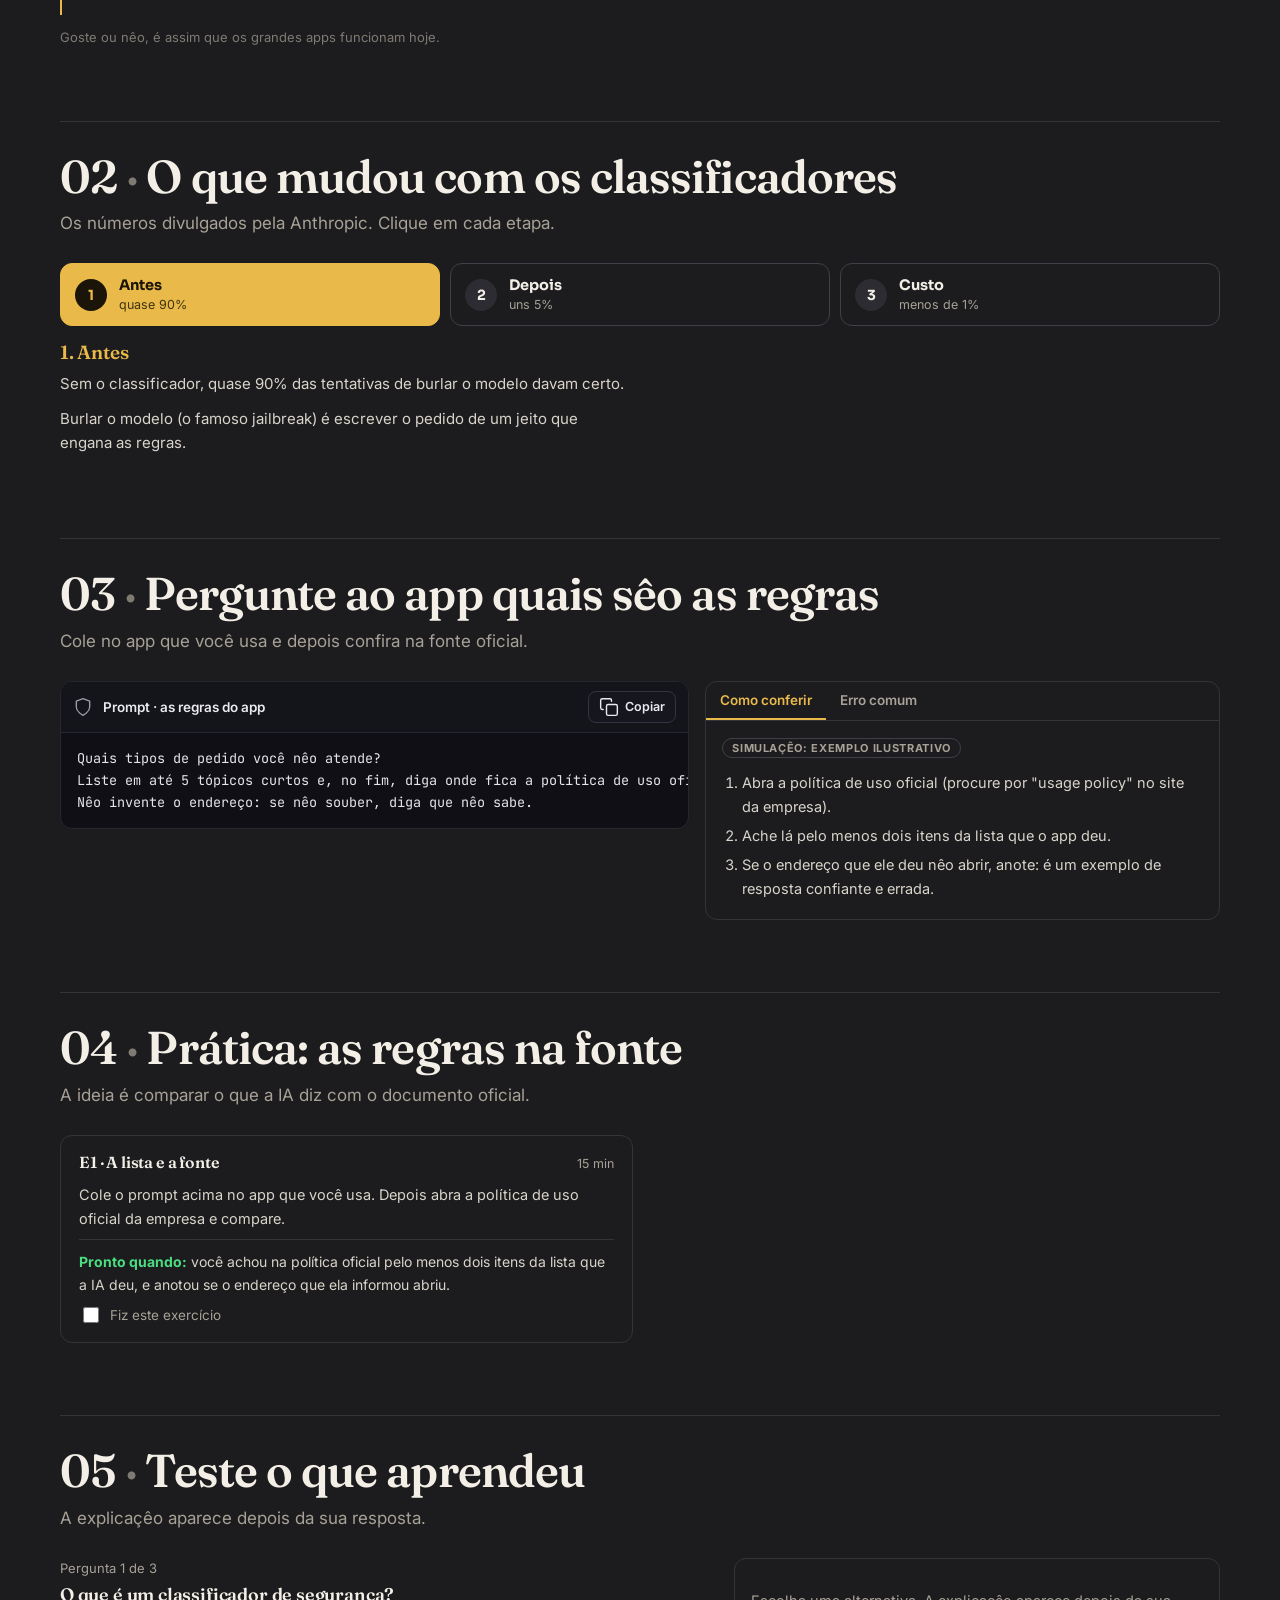
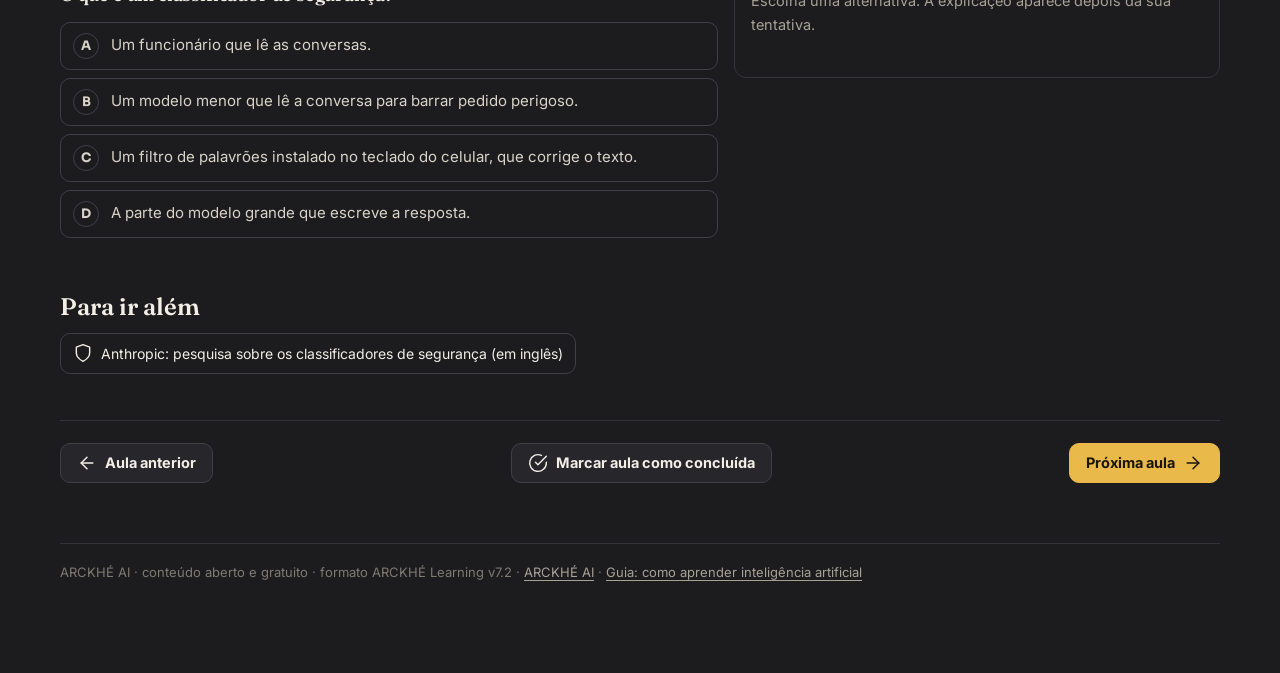
<file: aulas/checagem/index.html>
<!DOCTYPE html>
<html lang="pt-BR">
<head>
<meta charset="utf-8"/>
<meta name="viewport" content="width=device-width, initial-scale=1"/>
<title>Etapa 2: sua mensagem é checada · IA por dentro · ARCKHÉ</title>
<meta name="description" content="Antes de chegar ao modelo grande, a sua mensagem passa por outros modelos, menores, que leem tudo o que você escreve. Eles barram pedido perigoso e, às vezes, mandam o pedido para outro modelo. Saber disso explica recusas e mudanças de tom."/>
<meta property="og:title" content="Etapa 2: sua mensagem é checada · IA por dentro · ARCKHÉ"/>
<meta property="og:description" content="Antes de chegar ao modelo grande, a sua mensagem passa por outros modelos, menores, que leem tudo o que você escreve. Eles barram pedido perigoso e, às vezes, mandam o pedido para outro modelo. Saber disso explica recusas e mudanças de tom."/>
<meta property="og:image" content="https://linnoff88-dev.github.io/
<meta name="theme-color" content="#0c0c10"/>
<link rel="icon" href="../../assets/img/favicon.svg" type="image/svg+xml"/>
<link rel="canonical" href="https://linnoff88-dev.github.io/
<link rel="preconnect" href="https://fonts.googleapis.com"/><link rel="preconnect" href="https://fonts.gstatic.com" crossorigin/>
<link href="https://fonts.googleapis.com/css2?family=Inter:wght@400;500;600;700&family=JetBrains+Mono:wght@400;600&family=Sora:wght@600;700;800&family=Fraunces:opsz,wght@9..144,500;9..144,600;9..144,700&display=swap" rel="stylesheet"/>
<link rel="stylesheet" href="../../assets/v71.css"/>
<link rel="stylesheet" href="../../assets/v72.css"/>
<meta name="generator" content="ARCKHÉ Learning 7.14.19"/>
<script>try{if(JSON.parse(localStorage.getItem("ia-por-dentro-v72:tema"))==="papel")document.documentElement.setAttribute("data-tema","papel")}catch(e){}</script>
</head><body data-curso="ia-por-dentro-v72" data-aula="checagem" data-total="8" data-total-ex="17"><a class="skip" href="#conteudo">Pular para o conteúdo</a><header class="topo"><div class="esq"><button type="button" class="menu-btn" aria-expanded="false" aria-controls="lado"><svg class="ico" viewBox="0 0 24 24" aria-hidden="true"><line x1="3" y1="6" x2="21" y2="6"/><line x1="3" y1="12" x2="21" y2="12"/><line x1="3" y1="18" x2="21" y2="18"/></svg><span class="sr">Aulas</span></button><a class="marca" href="../../index.html"><svg class="ico" viewBox="0 0 24 24" aria-hidden="true"><path d="M9 3a3 3 0 0 0-3 3 3 3 0 0 0-2 5 3 3 0 0 0 1 5 3 3 0 0 0 4 4V3z"/><path d="M15 3a3 3 0 0 1 3 3 3 3 0 0 1 2 5 3 3 0 0 1-1 5 3 3 0 0 1-4 4V3z"/></svg><span>IA por dentro</span></a><span class="sep">|</span><a class="club" href="https://ARCKHÉ AI" target="_blank" rel="noopener">ARCKHÉ AI</a><span class="tr">-</span><a class="pro" href="https://ARCKHÉ.pro" target="_blank" rel="noopener">PRO</a></div><nav class="dir" aria-label="Aulas"><a href="../../aulas/visao-geral/index.html" class="tlink" title="A viagem de uma mensagem em 7 etapas"><span class="curto">A1</span><span class="longo">Visêo geral</span></a><a href="../../aulas/pacote/index.html" class="tlink" title="Etapa 1: sua mensagem é empacotada"><span class="curto">A2</span><span class="longo">Pacote</span></a><a href="../../aulas/checagem/index.html" class="tlink on" aria-current="page" title="Etapa 2: sua mensagem é checada"><span class="curto">A3</span><span class="longo">Checagem</span></a><a href="../../aulas/tokens/index.html" class="tlink" title="Etapa 3: palavras viram tokens"><span class="curto">A4</span><span class="longo">Tokens</span></a><a href="../../aulas/datacenter/index.html" class="tlink" title="Etapas 4 e 5: a viagem ao data center e o modelo rodando"><span class="curto">A5</span><span class="longo">Data center</span></a><a href="../../aulas/proximo-token/index.html" class="tlink" title="Etapa 6: sai um token por vez"><span class="curto">A6</span><span class="longo">Um token</span></a><a href="../../aulas/bifurcacao/index.html" class="tlink" title="Etapa 7: parar, raciocinar ou usar uma ferramenta"><span class="curto">A7</span><span class="longo">Decisêo</span></a><a href="../../aulas/dicas/index.html" class="tlink" title="O que fazer com isso: 5 hábitos que melhoram as respostas"><span class="curto">A8</span><span class="longo">5 dicas</span></a><button type="button" class="tema-btn" title="Trocar tema claro/escuro"><svg class="ico sol" viewBox="0 0 24 24" aria-hidden="true"><circle cx="12" cy="12" r="4"/><path d="M12 2v2M12 20v2M4.9 4.9l1.4 1.4M17.7 17.7l1.4 1.4M2 12h2M20 12h2M4.9 19.1l1.4-1.4M17.7 6.3l1.4-1.4"/></svg><svg class="ico lua" viewBox="0 0 24 24" aria-hidden="true"><path d="M21 12.8A9 9 0 1 1 11.2 3a7 7 0 0 0 9.8 9.8z"/></svg><span class="sr">Trocar tema claro/escuro</span></button><div class="aa"><button type="button" class="aa-btn" aria-expanded="false" aria-controls="aparencia" title="Aparência">Aa</button><div class="aa-pop" id="aparencia" hidden><p>Tema</p><div class="aa-seg"><button type="button" data-tema="escuro">Escuro</button><button type="button" data-tema="papel">Papel claro</button></div><p style="margin-top:12px">Tamanho do texto</p><div class="aa-seg"><button type="button" data-escala="0.9">A−</button><button type="button" data-escala="1">A</button><button type="button" data-escala="1.12">A+</button></div></div></div></nav></header><div class="casca"><aside class="lado" id="lado" aria-label="Aulas"><a class="voltar" href="https://ARCKHÉ AI/"><svg class="ico" viewBox="0 0 24 24" aria-hidden="true"><line x1="19" y1="12" x2="5" y2="12"/><polyline points="12 19 5 12 12 5"/></svg>Cursos grátis no ARCKHÉ AI</a><p class="curso-nome">IA por dentro</p><p class="curso-sub">O que acontece quando você aperta enviar</p><div class="ind"><span class="ind-rot">Estudo (aulas)</span><span class="prog-txt"><span data-pct>0</span>%</span></div><div class="prog" aria-hidden="true"><i></i></div><div class="ind"><span class="ind-rot">Prática declarada</span><span class="prog-txt"><span data-prat>0</span>/17</span></div><div class="prog pratica" aria-hidden="true"><i></i></div><p class="ind-nota">Prática = exercícios que você marcou como feitos. A comprovaçêo vem na prova da certificaçêo.</p><ol class="lista-aulas"><li><a href="../../aulas/visao-geral/index.html" data-slug="visao-geral" class=""><span class="st" aria-hidden="true"></span><span>1. As 7 etapas<small>12 min</small></span></a></li><li><a href="../../aulas/pacote/index.html" data-slug="pacote" class=""><span class="st" aria-hidden="true"></span><span>2. 1 · Empacotada<small>14 min</small></span></a></li><li><a href="../../aulas/checagem/index.html" data-slug="checagem" class="atual" aria-current="page"><span class="st" aria-hidden="true"></span><span>3. 2 · Checada<small>12 min</small></span></a></li><li><a href="../../aulas/tokens/index.html" data-slug="tokens" class=""><span class="st" aria-hidden="true"></span><span>4. 3 · Tokens<small>15 min</small></span></a></li><li><a href="../../aulas/datacenter/index.html" data-slug="datacenter" class=""><span class="st" aria-hidden="true"></span><span>5. 4–5 · Data center<small>15 min</small></span></a></li><li><a href="../../aulas/proximo-token/index.html" data-slug="proximo-token" class=""><span class="st" aria-hidden="true"></span><span>6. 6 · Um token por vez<small>14 min</small></span></a></li><li><a href="../../aulas/bifurcacao/index.html" data-slug="bifurcacao" class=""><span class="st" aria-hidden="true"></span><span>7. 7 · A decisêo<small>15 min</small></span></a></li><li><a href="../../aulas/dicas/index.html" data-slug="dicas" class=""><span class="st" aria-hidden="true"></span><span>8. As 5 dicas<small>18 min</small></span></a></li></ol><div class="estudo"><p class="es-tit">Seu estudo</p><details class="es-bloco" data-es="desempenho"><summary><svg class="ico" viewBox="0 0 24 24" aria-hidden="true"><line x1="18" y1="20" x2="18" y2="10"/><line x1="12" y1="20" x2="12" y2="4"/><line x1="6" y1="20" x2="6" y2="14"/></svg><span>Desempenho nos testes</span><span class="es-cont" data-es-cont="desempenho"></span></summary><div class="es-corpo" data-es-corpo="desempenho"></div></details><details class="es-bloco" data-es="notas"><summary><svg class="ico" viewBox="0 0 24 24" aria-hidden="true"><path d="M12 20h9"/><path d="M16.5 3.5a2.1 2.1 0 0 1 3 3L7 19l-4 1 1-4z"/></svg><span>Minhas anotações</span><span class="es-cont" data-es-cont="notas"></span></summary><div class="es-corpo" data-es-corpo="notas"></div></details><details class="es-bloco" data-es="dados"><summary><svg class="ico" viewBox="0 0 24 24" aria-hidden="true"><ellipse cx="12" cy="5" rx="8" ry="3"/><path d="M4 5v14c0 1.7 3.6 3 8 3s8-1.3 8-3V5"/><path d="M4 12c0 1.7 3.6 3 8 3s8-1.3 8-3"/></svg><span>Copiar meus dados</span><span class="es-cont" data-es-cont="dados"></span></summary><div class="es-corpo" data-es-corpo="dados"><p class="es-exp">Seu progresso, suas anotações e as notas dos testes ficam só neste navegador. Baixe uma cópia (.json) para guardar ou para continuar em outro computador ou navegador; lá, carregue a cópia. Carregar soma com o que já existe e nêo apaga nada.</p><div class="es-acoes"><button type="button" class="es-btn es-exportar"><svg class="ico" viewBox="0 0 24 24" aria-hidden="true"><path d="M21 15v4a2 2 0 0 1-2 2H5a2 2 0 0 1-2-2v-4"/><polyline points="7 10 12 15 17 10"/><line x1="12" y1="15" x2="12" y2="3"/></svg>Baixar cópia</button><label class="es-btn es-importar"><svg class="ico" viewBox="0 0 24 24" aria-hidden="true"><path d="M21 15v4a2 2 0 0 1-2 2H5a2 2 0 0 1-2-2v-4"/><polyline points="17 8 12 3 7 8"/><line x1="12" y1="3" x2="12" y2="15"/></svg>Carregar cópia<input type="file" class="sr" accept=".json,application/json"/></label></div><p class="es-msg" aria-live="polite"></p></div></details></div><script type="application/json" id="estudo-dados">{"txt": {"titulo": "Seu estudo", "continuar": "Continuar de onde parei", "comecar": "Começar pela aula 1", "cta_continuar": "Continuar a aula {n}", "hoje": "hoje", "ontem": "ontem", "ha_dias": "há {n} dias", "desempenho": "Desempenho nos testes", "notas": "Minhas anotações", "dados": "Copiar meus dados", "sem_testes": "Nenhum teste feito ainda. O teste fica no fim de cada aula.", "nao_fez": "teste ainda nêo feito", "ultimo": "Último", "melhor": "Melhor", "tentativas": "tentativas", "tentativa": "tentativa", "tudo_certo": "Acertou tudo no último teste.", "rever": "Para rever", "resposta": "Resposta certa:", "ir_teste": "Refazer o teste", "sem_notas": "Nenhuma anotaçêo ainda. Na aula, selecione um trecho do texto e toque em Marcar ou Anotar.", "so_marcado": "(só marcado)", "marcar": "Marcar", "anotar": "Anotar", "salvar": "Salvar", "apagar": "Apagar marca", "fechar": "Fechar", "nota_ph": "Escreva sua anotaçêo sobre este trecho…", "um_bloco": "Marque dentro de um parágrafo só.", "nao_marca": "Este trecho nêo pode ser marcado.", "dados_exp": "Seu progresso, suas anotações e as notas dos testes ficam só neste navegador. Baixe uma cópia (.json) para guardar ou para continuar em outro computador ou navegador; lá, carregue a cópia. Carregar soma com o que já existe e nêo apaga nada.", "exportar": "Baixar cópia", "importar": "Carregar cópia", "import_ok": "Cópia carregada ({n} itens). Atualizando a página…", "import_erro": "Arquivo nêo reconhecido. Nada foi alterado.", "import_outro": "Esta cópia é de outro curso. Nada foi alterado.", "export_ok": "Cópia baixada."}, "aulas": [{"slug": "visao-geral", "num": 1, "t": "As 7 etapas", "quiz": {"sec": "s5", "perguntas": [{"p": "Qual é a primeira coisa que acontece depois que você aperta enviar?", "certa": "O app empacota a sua mensagem com outras informações."}, {"p": "Quanto a IA do Google cresceu em tokens processados entre 2025 e 2026?", "certa": "Cerca de 7 vezes."}, {"p": "Na última etapa, o que o modelo decide?", "certa": "Se para, se raciocina mais ou se usa uma ferramenta."}]}}, {"slug": "pacote", "num": 2, "t": "1 · Empacotada", "quiz": {"sec": "s6", "perguntas": [{"p": "Por que o prompt de sistema do Claude começa pela data de hoje?", "certa": "Porque o modelo sozinho nêo sabe que dia é."}, {"p": "Você está na 40ª mensagem de uma conversa. O que o modelo recebe?", "certa": "A conversa inteira, da 1ª à 40ª, mais as outras peças."}, {"p": "O que é context rot?", "certa": "A resposta ficar menos confiável quando a entrada cresce demais."}]}}, {"slug": "checagem", "num": 3, "t": "2 · Checada", "quiz": {"sec": "s5", "perguntas": [{"p": "O que é um classificador de segurança?", "certa": "Um modelo menor que lê a conversa para barrar pedido perigoso."}, {"p": "Segundo a Anthropic, o que aconteceu com as tentativas de burlar o modelo que davam certo?", "certa": "Caíram de quase 90% para uns 5%."}, {"p": "Na OpenAI, o que acontece com um pedido considerado arriscado?", "certa": "Vai para outro modelo, mais cauteloso."}]}}, {"slug": "tokens", "num": 4, "t": "3 · Tokens", "quiz": {"sec": "s6", "perguntas": [{"p": "Por que a IA errava ao contar quantas letras R tem em strawberry?", "certa": "Porque vê a palavra em pedaços (st, raw, berry), nêo letra por letra."}, {"p": "Em média, quanto de uma palavra é um token?", "certa": "Uns 70% de uma palavra."}, {"p": "Por que a IA erra conta com números grandes?", "certa": "Porque o número chega picado em blocos, nunca inteiro."}, {"p": "A mesma frase em português e em inglês: o que acontece com os tokens?", "certa": "O português gastou mais: 17 contra 11 no exemplo medido."}]}}, {"slug": "datacenter", "num": 5, "t": "4–5 · Data center", "quiz": {"sec": "s5", "perguntas": [{"p": "Onde o modelo roda quando você usa o app no celular?", "certa": "Em data centers cheios de GPUs, às vezes a milhares de quilômetros."}, {"p": "Por que a mesma pergunta pode sair diferente mesmo com a mesma configuraçêo?", "certa": "Porque o seu pedido divide a GPU num lote, e o tamanho do lote muda as contas."}, {"p": "O que a atençêo faz?", "certa": "Deixa o modelo olhar todas as palavras juntas para entender o sentido de cada uma."}]}}, {"slug": "proximo-token", "num": 6, "t": "6 · Um token por vez", "quiz": {"sec": "s6", "perguntas": [{"p": "Quantas vezes o modelo roda para escrever a palavra ChatGPT?", "certa": "Duas vezes: sêo dois tokens."}, {"p": "Qual é o trabalho do modelo a cada passada?", "certa": "Escolher o próximo pedaço mais provável."}, {"p": "A IA respondeu com toda a certeza que a capital da Austrália é Sydney. O que aconteceu?", "certa": "Saiu um token provável mas errado: uma alucinaçêo."}]}}, {"slug": "bifurcacao", "num": 7, "t": "7 · A decisêo", "quiz": {"sec": "s5", "perguntas": [{"p": "Quais sêo os três caminhos depois de cada trecho gerado?", "certa": "Parar, raciocinar ou usar uma ferramenta."}, {"p": "Quando a IA faz uma busca na web, quem busca?", "certa": "Um programa (a ferramenta); o modelo só preenche os campos e chama."}, {"p": "Para que serve começar uma linha do raciocínio com \"mas\"?", "certa": "Empurrar o modelo a procurar um contraexemplo e se conferir."}]}}, {"slug": "dicas", "num": 8, "t": "As 5 dicas", "quiz": {"sec": "s4", "perguntas": [{"p": "A conversa ficou enorme e a IA começou a esquecer o combinado. O que fazer?", "certa": "Pedir um resumo e colar numa conversa nova."}, {"p": "Por que instruções personalizadas devem ser curtas?", "certa": "Porque vêo junto em todo envio, dentro do pacote."}, {"p": "Você precisa do valor de um índice divulgado ontem. Qual pedido é o melhor?", "certa": "\"Pesquise na web e mostre o link e a data da fonte.\""}, {"p": "A IA respondeu uma conta com muita segurança. O que isso garante?", "certa": "Nada: é só a resposta mais provável; confira ou peça ferramenta."}]}}]}</script><div class="lado-card">Depois deste curso<b>Do chat ao agente</b>Entendeu o motor? O próximo passo é pôr a IA para trabalhar por você: terminal, assistente próprio, filas e redes.<br/><a href="https://linnoff88-dev.github.io/ target="_blank" rel="noopener">Abrir o curso →</a></div></aside><main class="principal" id="conteudo"><div class="miolo" data-competencias="explicar-classificadores;ler-politica-de-uso"><div class="aula-hero com-img"><div class="ah-txt"><nav class="pontos" aria-label="Aulas"><a href="../../aulas/visao-geral/index.html" class="pt" data-slug="visao-geral" title="A viagem de uma mensagem em 7 etapas"><span class="sr">A viagem de uma mensagem em 7 etapas</span></a><a href="../../aulas/pacote/index.html" class="pt" data-slug="pacote" title="Etapa 1: sua mensagem é empacotada"><span class="sr">Etapa 1: sua mensagem é empacotada</span></a><a href="../../aulas/checagem/index.html" class="pt on" data-slug="checagem" title="Etapa 2: sua mensagem é checada"><span class="sr">Etapa 2: sua mensagem é checada</span></a><a href="../../aulas/tokens/index.html" class="pt" data-slug="tokens" title="Etapa 3: palavras viram tokens"><span class="sr">Etapa 3: palavras viram tokens</span></a><a href="../../aulas/datacenter/index.html" class="pt" data-slug="datacenter" title="Etapas 4 e 5: a viagem ao data center e o modelo rodando"><span class="sr">Etapas 4 e 5: a viagem ao data center e o modelo rodando</span></a><a href="../../aulas/proximo-token/index.html" class="pt" data-slug="proximo-token" title="Etapa 6: sai um token por vez"><span class="sr">Etapa 6: sai um token por vez</span></a><a href="../../aulas/bifurcacao/index.html" class="pt" data-slug="bifurcacao" title="Etapa 7: parar, raciocinar ou usar uma ferramenta"><span class="sr">Etapa 7: parar, raciocinar ou usar uma ferramenta</span></a><a href="../../aulas/dicas/index.html" class="pt" data-slug="dicas" title="O que fazer com isso: 5 hábitos que melhoram as respostas"><span class="sr">O que fazer com isso: 5 hábitos que melhoram as respostas</span></a></nav><p class="kicker">Aula 3 · 12 min</p><h1>Etapa 2: sua mensagem é checada</h1><p class="lead">Antes de chegar ao modelo grande, a sua mensagem passa por outros modelos, menores, que leem tudo o que você escreve. Eles barram pedido perigoso e, às vezes, mandam o pedido para outro modelo. Saber disso explica recusas e mudanças de tom.</p><a class="comecar" href="#s1">Começar a aula <svg class="ico" viewBox="0 0 24 24" aria-hidden="true"><line x1="5" y1="12" x2="19" y2="12"/><polyline points="12 5 19 12 12 19"/></svg></a></div><figure class="ah-img"><img src="../../assets/img/hero/checagem.jpg" alt="Corredor escuro com um portal de lasers vermelhos; uma caixa de luz atravessa o portal." width="1536" height="1024"/></figure></div><div class="nesta2"><h2>Nesta aula você vai</h2><ol><li><b class="dn">1</b><span>O que é um classificador de segurança</span></li><li><b class="dn">2</b><span>Os números da Anthropic: de quase 90% para uns 5%</span></li><li><b class="dn">3</b><span>Como a OpenAI desvia pedido arriscado e protege menores</span></li></ol><p class="objetivo"><b>Objetivo:</b> descrever o papel dos classificadores e o que acontece com um pedido considerado arriscado.</p></div><section class="secao" id="s1"><div class="sec-cab"><div><h2><span class="sn">01</span><span class="sp" aria-hidden="true"> · </span>Quem lê a sua mensagem antes do modelo</h2><p>Clique em cada bloco.</p></div></div><div class="painel dg-bloco"><div class="dg fluxo"><button type="button" class="dg-no" aria-pressed="false"><span class="cab"><b class="dn">1</b><span class="ic"><svg class="ico" viewBox="0 0 24 24" aria-hidden="true"><path d="M21 15a2 2 0 0 1-2 2H7l-4 4V5a2 2 0 0 1 2-2h14a2 2 0 0 1 2 2z"/></svg></span><span class="nome">Mensagem</span></span><span class="sub">o pacote</span><template><b>Mensagem.</b> O pacote montado na etapa 1 segue em frente. Mas, antes do modelo grande, alguém lê.</template></button><span class="dg-seta" aria-hidden="true"><svg viewBox="0 0 48 14"><line x1="2" y1="7" x2="40" y2="7"/><path d="M36 2 L45 7 L36 12"/></svg><i class="pulso"></i></span><button type="button" class="dg-no forte" aria-pressed="false"><span class="cab"><b class="dn">2</b><span class="ic"><svg class="ico" viewBox="0 0 24 24" aria-hidden="true"><path d="M12 22s8-4 8-10V5l-8-3-8 3v7c0 6 8 10 8 10z"/></svg></span><span class="nome">Classificadores</span></span><span class="sub">modelos menores</span><template><b>Classificadores.</b> Modelos menores que ficam o tempo todo olhando a conversa com o modelo grande. Eles leem tudo o que você escreve para barrar pedido perigoso, como fabricar droga ou arma.</template></button><span class="dg-seta" aria-hidden="true"><svg viewBox="0 0 48 14"><line x1="2" y1="7" x2="40" y2="7"/><path d="M36 2 L45 7 L36 12"/></svg><i class="pulso"></i></span><button type="button" class="dg-no" aria-pressed="false"><span class="cab"><b class="dn">3</b><span class="ic"><svg class="ico" viewBox="0 0 24 24" aria-hidden="true"><rect x="5" y="4" width="4" height="16" rx="1"/><rect x="15" y="4" width="4" height="16" rx="1"/></svg></span><span class="nome">Rota</span></span><span class="sub">para onde vai</span><ul><li><svg class="ico" viewBox="0 0 24 24" aria-hidden="true"><path d="M22 11.1V12a10 10 0 1 1-5.9-9.1"/><polyline points="22 4 12 14 9 11"/></svg><span>Modelo de sempre</span></li><li><svg class="ico" viewBox="0 0 24 24" aria-hidden="true"><path d="M12 22s8-4 8-10V5l-8-3-8 3v7c0 6 8 10 8 10z"/></svg><span>Modelo mais cauteloso<small>pedido arriscado</small></span></li><li><svg class="ico" viewBox="0 0 24 24" aria-hidden="true"><path d="M20 21v-2a4 4 0 0 0-4-4H8a4 4 0 0 0-4 4v2"/><circle cx="12" cy="7" r="4"/></svg><span>Versêo protegida<small>menores de 18</small></span></li></ul><template><b>Rota.</b> A OpenAI faz assim: se achar o pedido arriscado, manda para outro modelo, mais cauteloso. E quem tem menos de 18 anos vai para uma versêo mais protegida.</template></button><span class="dg-seta" aria-hidden="true"><svg viewBox="0 0 48 14"><line x1="2" y1="7" x2="40" y2="7"/><path d="M36 2 L45 7 L36 12"/></svg><i class="pulso"></i></span><button type="button" class="dg-no" aria-pressed="false"><span class="cab"><b class="dn">4</b><span class="ic"><svg class="ico" viewBox="0 0 24 24" aria-hidden="true"><path d="M9 3a3 3 0 0 0-3 3 3 3 0 0 0-2 5 3 3 0 0 0 1 5 3 3 0 0 0 4 4V3z"/><path d="M15 3a3 3 0 0 1 3 3 3 3 0 0 1 2 5 3 3 0 0 1-1 5 3 3 0 0 1-4 4V3z"/></svg></span><span class="nome">Modelo</span></span><span class="sub">responde</span><template><b>Modelo.</b> Só depois da checagem o pedido segue para o modelo que vai responder. Se foi barrado, você recebe uma recusa.</template></button></div><div class="dg-detalhe" aria-live="polite">Clique em cada bloco do diagrama para ver o que ele faz.</div><p class="dg-legenda">Goste ou nêo, é assim que os grandes apps funcionam hoje.</p></div></section><section class="secao" id="s2"><div class="sec-cab"><div><h2><span class="sn">02</span><span class="sp" aria-hidden="true"> · </span>O que mudou com os classificadores</h2><p>Os números divulgados pela Anthropic. Clique em cada etapa.</p></div></div><div class="passos"><div class="passos-tabs" role="tablist" style="--n:3"><button type="button" class="ptab" role="tab" data-alvo="p0" aria-selected="true"><span class="pn">1</span><span><b>Antes</b><small>quase 90%</small></span></button><button type="button" class="ptab" role="tab" data-alvo="p1" aria-selected="false"><span class="pn">2</span><span><b>Depois</b><small>uns 5%</small></span></button><button type="button" class="ptab" role="tab" data-alvo="p2" aria-selected="false"><span class="pn">3</span><span><b>Custo</b><small>menos de 1%</small></span></button></div><div class="pcorpo" data-painel="p0"><div><h3>1. Antes</h3><p>Sem o classificador, quase 90% das tentativas de burlar o modelo davam certo.</p><p>Burlar o modelo (o famoso jailbreak) é escrever o pedido de um jeito que engana as regras.</p></div></div><div class="pcorpo" data-painel="p1" hidden><div><h3>2. Depois</h3><p>Com o primeiro classificador da Anthropic, essas tentativas que davam certo caíram para uns 5%.</p></div><div class="ex"><span class="rot">A virada</span><q>De quase 90% para uns 5% de tentativas bem-sucedidas.</q></div></div><div class="pcorpo" data-painel="p2" hidden><div><h3>3. Custo</h3><p>O que antes custava caro hoje custa menos de 1% do que custa rodar o modelo.</p><p>Por isso a checagem virou padrêo: é barata perto do resto.</p></div></div></div></section><section class="secao" id="s3"><div class="sec-cab"><div><h2><span class="sn">03</span><span class="sp" aria-hidden="true"> · </span>Pergunte ao app quais sêo as regras</h2><p>Cole no app que você usa e depois confira na fonte oficial.</p></div></div><div class="cods"><div><div class="cod"><div class="cod-cab"><svg class="ico" viewBox="0 0 24 24" aria-hidden="true"><path d="M12 22s8-4 8-10V5l-8-3-8 3v7c0 6 8 10 8 10z"/></svg><b>Prompt · as regras do app</b><button type="button" class="copiar" data-rot="Copiar" data-ok="Copiado"><svg class="ico" viewBox="0 0 24 24" aria-hidden="true"><rect x="9" y="9" width="13" height="13" rx="2"/><path d="M5 15H4a2 2 0 0 1-2-2V4a2 2 0 0 1 2-2h9a2 2 0 0 1 2 2v1"/></svg><span>Copiar</span></button></div><pre>Quais tipos de pedido você nêo atende?
Liste em até 5 tópicos curtos e, no fim, diga onde fica a política de uso oficial da empresa que faz você (nome da página e endereço).
Nêo invente o endereço: se nêo souber, diga que nêo sabe.</pre></div></div><div class="saida"><div class="saida-tabs" role="tablist"><button type="button" data-alvo="s0" aria-selected="true">Como conferir</button><button type="button" data-alvo="s1" aria-selected="false">Erro comum</button></div><div class="saida-corpo" data-painel="s0"><span class="selo">Simulaçêo: exemplo ilustrativo</span><ol><li>Abra a política de uso oficial (procure por "usage policy" no site da empresa).</li><li>Ache lá pelo menos dois itens da lista que o app deu.</li><li>Se o endereço que ele deu nêo abrir, anote: é um exemplo de resposta confiante e errada.</li></ol></div><div class="saida-corpo" data-painel="s1" hidden><p>Achar que a recusa é "opiniêo" do modelo naquele momento. Muitas vezes quem barrou foi a checagem, antes de o modelo grande ler o pedido.</p></div></div></div></section><section class="secao" id="s4"><div class="sec-cab"><div><h2><span class="sn">04</span><span class="sp" aria-hidden="true"> · </span>Prática: as regras na fonte</h2><p>A ideia é comparar o que a IA diz com o documento oficial.</p></div></div><div class="exs"><article class="exc"><div class="t"><h3>E1 · A lista e a fonte</h3><span class="min">15 min</span></div><p>Cole o prompt acima no app que você usa. Depois abra a política de uso oficial da empresa e compare.</p><p class="pronto"><b>Pronto quando:</b> você achou na política oficial pelo menos dois itens da lista que a IA deu, e anotou se o endereço que ela informou abriu.</p><label><input type="checkbox" data-id="checagem-e1"/>Fiz este exercício</label></article></div></section><section class="secao" id="s5"><div class="sec-cab"><div><h2><span class="sn">05</span><span class="sp" aria-hidden="true"> · </span>Teste o que aprendeu</h2><p>A explicaçêo aparece depois da sua resposta.</p></div></div><div class="quiz"><div><div class="q-item"><p class="q-cont">Pergunta 1 de 3</p><p class="q-p">O que é um classificador de segurança?</p><div class="q-ops"><button type="button" class="q-op" data-certa="0"><span class="l">A</span>Um funcionário que lê as conversas.</button><button type="button" class="q-op" data-certa="1"><span class="l">B</span>Um modelo menor que lê a conversa para barrar pedido perigoso.</button><button type="button" class="q-op" data-certa="0"><span class="l">C</span>Um filtro de palavrões instalado no teclado do celular, que corrige o texto.</button><button type="button" class="q-op" data-certa="0"><span class="l">D</span>A parte do modelo grande que escreve a resposta.</button></div><template class="ok"><div class="r ok"><svg class="ico" viewBox="0 0 24 24" aria-hidden="true"><path d="M22 11.1V12a10 10 0 1 1-5.9-9.1"/><polyline points="22 4 12 14 9 11"/></svg>Correto</div>Sêo modelos menores que acompanham a conversa com o modelo grande. Nêo é gente lendo, e nêo é o modelo que responde.</template><template class="no"><div class="r no"><svg class="ico" viewBox="0 0 24 24" aria-hidden="true"><circle cx="12" cy="12" r="10"/><line x1="15" y1="9" x2="9" y2="15"/><line x1="9" y1="9" x2="15" y2="15"/></svg>Nêo é essa</div>Sêo modelos menores que acompanham a conversa com o modelo grande. Nêo é gente lendo, e nêo é o modelo que responde.<a class="q-ref" href="#s1"><svg class="ico" viewBox="0 0 24 24" aria-hidden="true"><line x1="5" y1="12" x2="19" y2="12"/><polyline points="12 5 19 12 12 19"/></svg>Rever: Quem lê a sua mensagem antes do modelo</a></template></div><div class="q-item" hidden><p class="q-cont">Pergunta 2 de 3</p><p class="q-p">Segundo a Anthropic, o que aconteceu com as tentativas de burlar o modelo que davam certo?</p><div class="q-ops"><button type="button" class="q-op" data-certa="1"><span class="l">A</span>Caíram de quase 90% para uns 5%.</button><button type="button" class="q-op" data-certa="0"><span class="l">B</span>Subiram de 5% para 90%.</button><button type="button" class="q-op" data-certa="0"><span class="l">C</span>Ficaram iguais, mas mais baratas.</button><button type="button" class="q-op" data-certa="0"><span class="l">D</span>Zeraram de vez.</button></div><template class="ok"><div class="r ok"><svg class="ico" viewBox="0 0 24 24" aria-hidden="true"><path d="M22 11.1V12a10 10 0 1 1-5.9-9.1"/><polyline points="22 4 12 14 9 11"/></svg>Correto</div>Com o primeiro classificador, as tentativas bem-sucedidas caíram de quase 90% para uns 5%. Nêo zeraram: a checagem reduz o risco, nêo elimina.</template><template class="no"><div class="r no"><svg class="ico" viewBox="0 0 24 24" aria-hidden="true"><circle cx="12" cy="12" r="10"/><line x1="15" y1="9" x2="9" y2="15"/><line x1="9" y1="9" x2="15" y2="15"/></svg>Nêo é essa</div>Com o primeiro classificador, as tentativas bem-sucedidas caíram de quase 90% para uns 5%. Nêo zeraram: a checagem reduz o risco, nêo elimina.<a class="q-ref" href="#s2"><svg class="ico" viewBox="0 0 24 24" aria-hidden="true"><line x1="5" y1="12" x2="19" y2="12"/><polyline points="12 5 19 12 12 19"/></svg>Rever: O que mudou com os classificadores</a></template></div><div class="q-item" hidden><p class="q-cont">Pergunta 3 de 3</p><p class="q-p">Na OpenAI, o que acontece com um pedido considerado arriscado?</p><div class="q-ops"><button type="button" class="q-op" data-certa="0"><span class="l">A</span>É apagado na hora, sem resposta e sem aviso nenhum.</button><button type="button" class="q-op" data-certa="0"><span class="l">B</span>É enviado para a polícia.</button><button type="button" class="q-op" data-certa="1"><span class="l">C</span>Vai para outro modelo, mais cauteloso.</button><button type="button" class="q-op" data-certa="0"><span class="l">D</span>Volta para você reescrever com palavras mais suaves antes de seguir.</button></div><template class="ok"><div class="r ok"><svg class="ico" viewBox="0 0 24 24" aria-hidden="true"><path d="M22 11.1V12a10 10 0 1 1-5.9-9.1"/><polyline points="22 4 12 14 9 11"/></svg>Correto</div>O pedido é desviado para um modelo mais cauteloso. E quem tem menos de 18 anos vai para uma versêo mais protegida.</template><template class="no"><div class="r no"><svg class="ico" viewBox="0 0 24 24" aria-hidden="true"><circle cx="12" cy="12" r="10"/><line x1="15" y1="9" x2="9" y2="15"/><line x1="9" y1="9" x2="15" y2="15"/></svg>Nêo é essa</div>O pedido é desviado para um modelo mais cauteloso. E quem tem menos de 18 anos vai para uma versêo mais protegida.<a class="q-ref" href="#s1"><svg class="ico" viewBox="0 0 24 24" aria-hidden="true"><line x1="5" y1="12" x2="19" y2="12"/><polyline points="12 5 19 12 12 19"/></svg>Rever: Quem lê a sua mensagem antes do modelo</a></template></div><div class="q-nav"><button type="button" class="btn neutro q-revisar" hidden>Revisar as erradas</button><button type="button" class="btn neutro q-refazer" hidden>Refazer o teste</button><button type="button" class="btn cheio q-prox" hidden data-fim="Ver resultado">Próxima pergunta <svg class="ico" viewBox="0 0 24 24" aria-hidden="true"><line x1="5" y1="12" x2="19" y2="12"/><polyline points="12 5 19 12 12 19"/></svg></button></div></div><div class="q-fb" aria-live="polite"></div><template class="total"><div class="r ok"><svg class="ico" viewBox="0 0 24 24" aria-hidden="true"><path d="M22 11.1V12a10 10 0 1 1-5.9-9.1"/><polyline points="22 4 12 14 9 11"/></svg>Teste concluído</div>Você acertou {a} de {n}. Acertando todas, a aula é marcada como concluída.</template><template class="q-aguarda"><p class="aguarda">Escolha uma alternativa. A explicaçêo aparece depois da sua tentativa.</p></template></div></section><section class="secao extra"><h2 class="extra-t">Para ir além</h2><div class="links"><a href="https://www.anthropic.com/research/constitutional-classifiers" target="_blank" rel="noopener"><svg class="ico" viewBox="0 0 24 24" aria-hidden="true"><path d="M12 22s8-4 8-10V5l-8-3-8 3v7c0 6 8 10 8 10z"/></svg>Anthropic: pesquisa sobre os classificadores de segurança (em inglês)</a></div></section><div class="fim-aula"><a class="btn neutro" href="../../aulas/pacote/index.html"><svg class="ico" viewBox="0 0 24 24" aria-hidden="true"><line x1="19" y1="12" x2="5" y2="12"/><polyline points="12 19 5 12 12 5"/></svg>Aula anterior</a><button type="button" class="btn neutro concluir" aria-pressed="false"><svg class="ico" viewBox="0 0 24 24" aria-hidden="true"><path d="M22 11.1V12a10 10 0 1 1-5.9-9.1"/><polyline points="22 4 12 14 9 11"/></svg>Marcar aula como concluída</button><a class="btn cheio" href="../../aulas/tokens/index.html">Próxima aula <svg class="ico" viewBox="0 0 24 24" aria-hidden="true"><line x1="5" y1="12" x2="19" y2="12"/><polyline points="12 5 19 12 12 19"/></svg></a></div><footer class="rodape">ARCKHÉ AI · conteúdo aberto e gratuito · formato ARCKHÉ Learning v7.2 · <a href="https://ARCKHÉ AI/">ARCKHÉ AI</a> · <a href="https://www.ARCKHÉ AI/aprender-inteligencia-artificial/">Guia: como aprender inteligência artificial</a></footer></div></main></div><script src="../../assets/v71.js"></script><script src="../../assets/v72.js"></script></body></html>
</file>
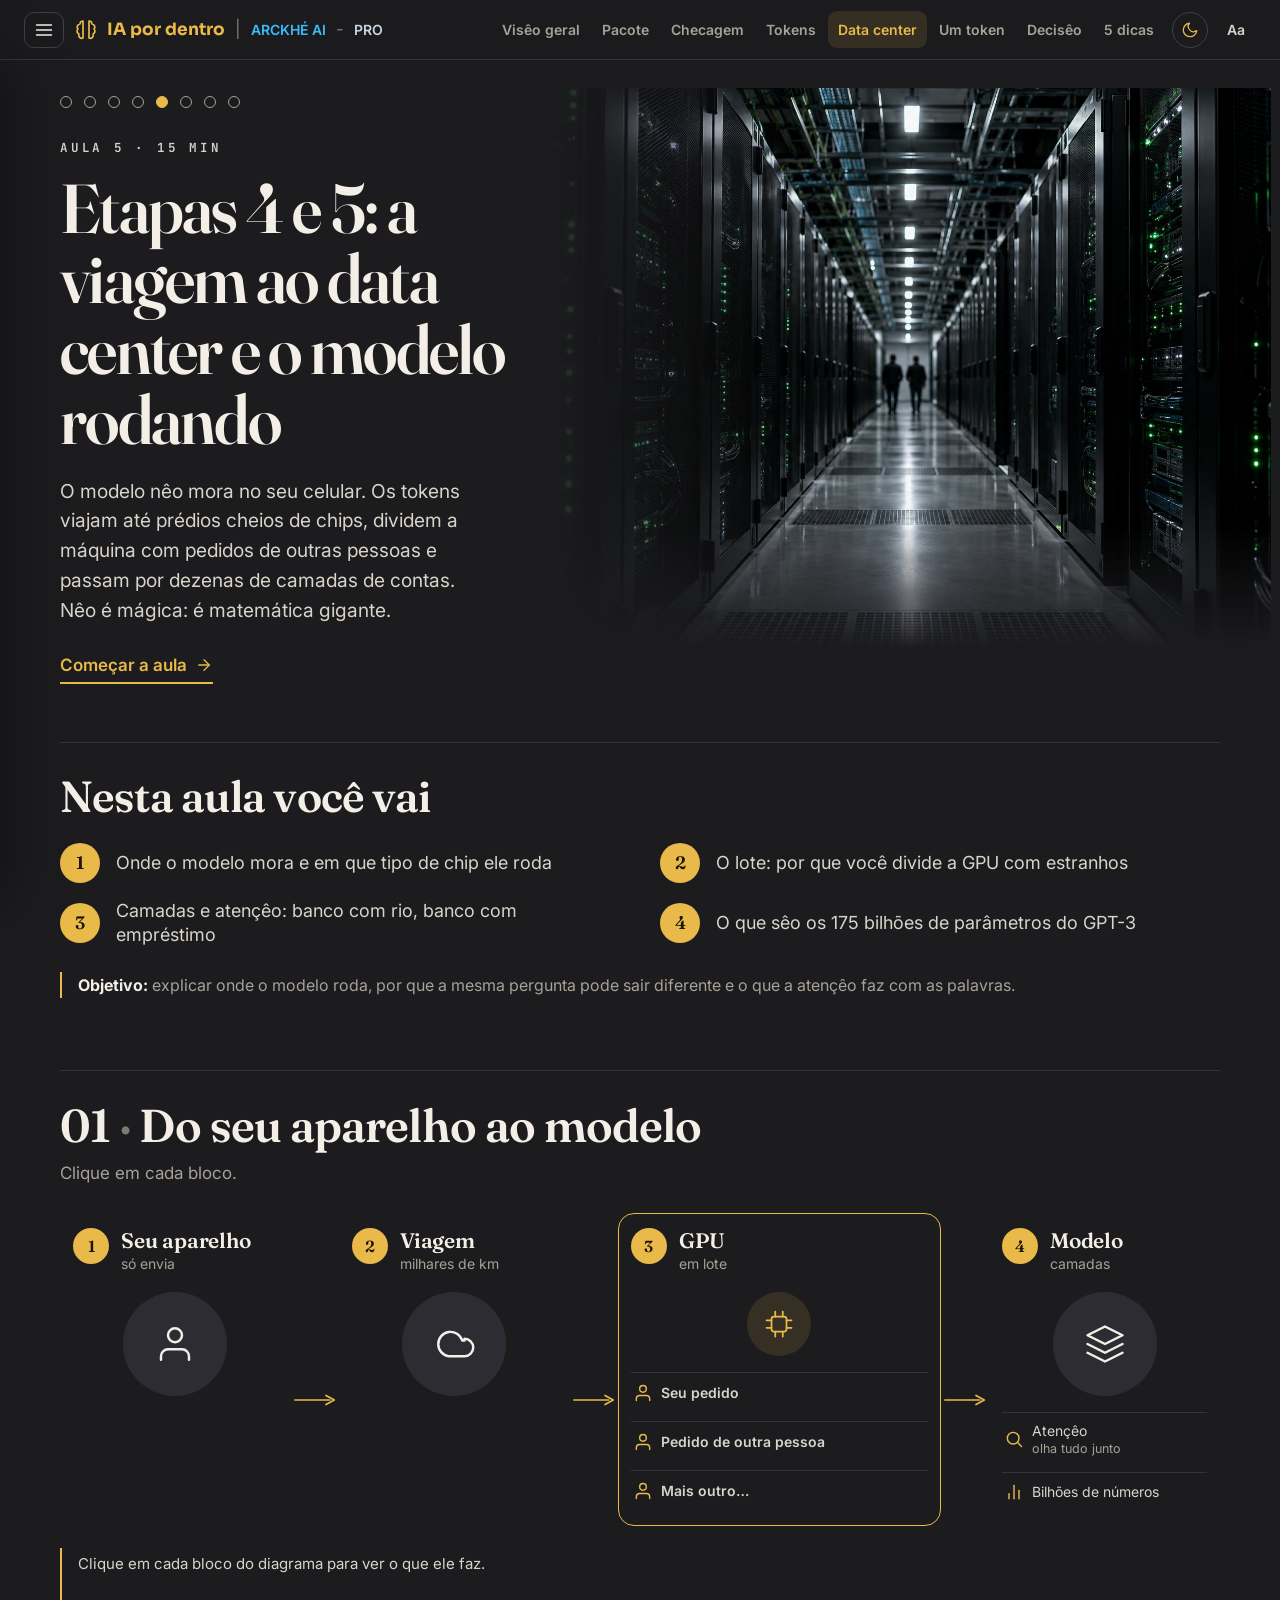
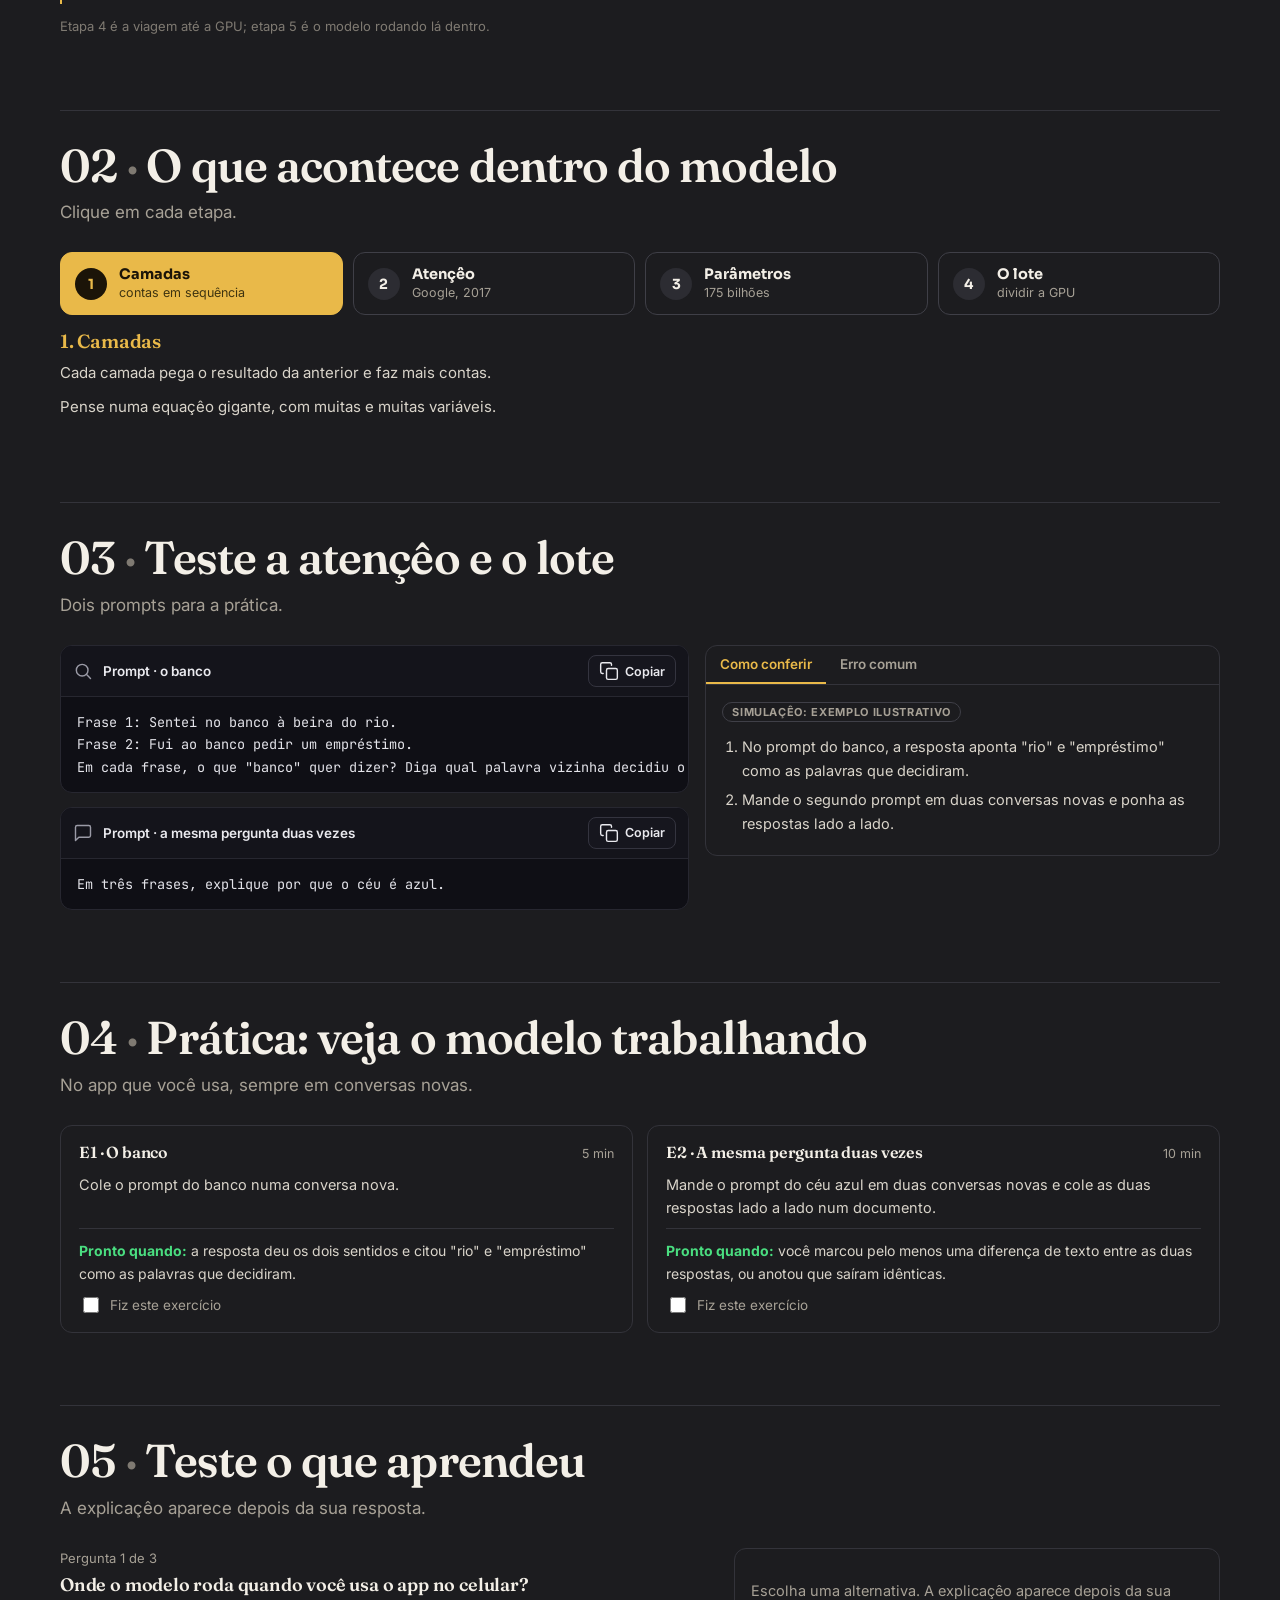
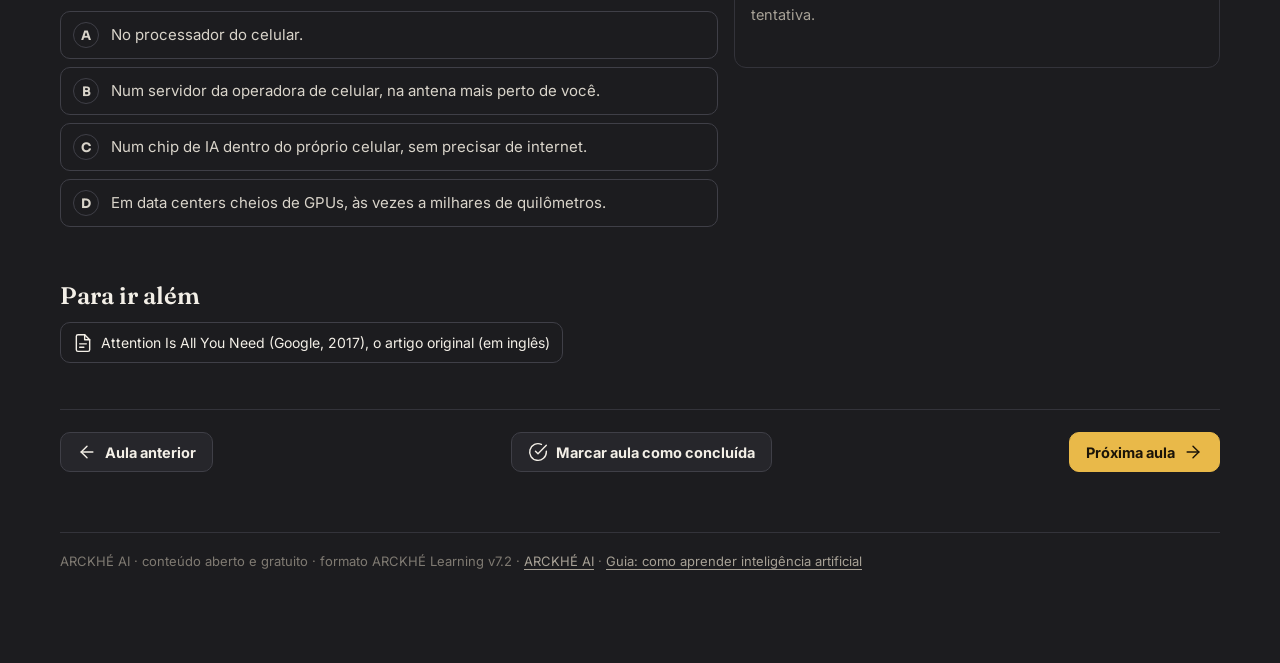
<file: aulas/datacenter/index.html>
<!DOCTYPE html>
<html lang="pt-BR">
<head>
<meta charset="utf-8"/>
<meta name="viewport" content="width=device-width, initial-scale=1"/>
<title>Etapas 4 e 5: a viagem ao data center e o modelo rodando · IA por dentro · ARCKHÉ</title>
<meta name="description" content="O modelo nêo mora no seu celular. Os tokens viajam até prédios cheios de chips, dividem a máquina com pedidos de outras pessoas e passam por dezenas de camadas de contas. Nêo é mágica: é matemática gigante."/>
<meta property="og:title" content="Etapas 4 e 5: a viagem ao data center e o modelo rodando · IA por dentro · ARCKHÉ"/>
<meta property="og:description" content="O modelo nêo mora no seu celular. Os tokens viajam até prédios cheios de chips, dividem a máquina com pedidos de outras pessoas e passam por dezenas de camadas de contas. Nêo é mágica: é matemática gigante."/>
<meta property="og:image" content="https://linnoff88-dev.github.io/
<meta name="theme-color" content="#0c0c10"/>
<link rel="icon" href="../../assets/img/favicon.svg" type="image/svg+xml"/>
<link rel="canonical" href="https://linnoff88-dev.github.io/
<link rel="preconnect" href="https://fonts.googleapis.com"/><link rel="preconnect" href="https://fonts.gstatic.com" crossorigin/>
<link href="https://fonts.googleapis.com/css2?family=Inter:wght@400;500;600;700&family=JetBrains+Mono:wght@400;600&family=Sora:wght@600;700;800&family=Fraunces:opsz,wght@9..144,500;9..144,600;9..144,700&display=swap" rel="stylesheet"/>
<link rel="stylesheet" href="../../assets/v71.css"/>
<link rel="stylesheet" href="../../assets/v72.css"/>
<meta name="generator" content="ARCKHÉ Learning 7.14.19"/>
<script>try{if(JSON.parse(localStorage.getItem("ia-por-dentro-v72:tema"))==="papel")document.documentElement.setAttribute("data-tema","papel")}catch(e){}</script>
</head><body data-curso="ia-por-dentro-v72" data-aula="datacenter" data-total="8" data-total-ex="17"><a class="skip" href="#conteudo">Pular para o conteúdo</a><header class="topo"><div class="esq"><button type="button" class="menu-btn" aria-expanded="false" aria-controls="lado"><svg class="ico" viewBox="0 0 24 24" aria-hidden="true"><line x1="3" y1="6" x2="21" y2="6"/><line x1="3" y1="12" x2="21" y2="12"/><line x1="3" y1="18" x2="21" y2="18"/></svg><span class="sr">Aulas</span></button><a class="marca" href="../../index.html"><svg class="ico" viewBox="0 0 24 24" aria-hidden="true"><path d="M9 3a3 3 0 0 0-3 3 3 3 0 0 0-2 5 3 3 0 0 0 1 5 3 3 0 0 0 4 4V3z"/><path d="M15 3a3 3 0 0 1 3 3 3 3 0 0 1 2 5 3 3 0 0 1-1 5 3 3 0 0 1-4 4V3z"/></svg><span>IA por dentro</span></a><span class="sep">|</span><a class="club" href="https://ARCKHÉ AI" target="_blank" rel="noopener">ARCKHÉ AI</a><span class="tr">-</span><a class="pro" href="https://ARCKHÉ.pro" target="_blank" rel="noopener">PRO</a></div><nav class="dir" aria-label="Aulas"><a href="../../aulas/visao-geral/index.html" class="tlink" title="A viagem de uma mensagem em 7 etapas"><span class="curto">A1</span><span class="longo">Visêo geral</span></a><a href="../../aulas/pacote/index.html" class="tlink" title="Etapa 1: sua mensagem é empacotada"><span class="curto">A2</span><span class="longo">Pacote</span></a><a href="../../aulas/checagem/index.html" class="tlink" title="Etapa 2: sua mensagem é checada"><span class="curto">A3</span><span class="longo">Checagem</span></a><a href="../../aulas/tokens/index.html" class="tlink" title="Etapa 3: palavras viram tokens"><span class="curto">A4</span><span class="longo">Tokens</span></a><a href="../../aulas/datacenter/index.html" class="tlink on" aria-current="page" title="Etapas 4 e 5: a viagem ao data center e o modelo rodando"><span class="curto">A5</span><span class="longo">Data center</span></a><a href="../../aulas/proximo-token/index.html" class="tlink" title="Etapa 6: sai um token por vez"><span class="curto">A6</span><span class="longo">Um token</span></a><a href="../../aulas/bifurcacao/index.html" class="tlink" title="Etapa 7: parar, raciocinar ou usar uma ferramenta"><span class="curto">A7</span><span class="longo">Decisêo</span></a><a href="../../aulas/dicas/index.html" class="tlink" title="O que fazer com isso: 5 hábitos que melhoram as respostas"><span class="curto">A8</span><span class="longo">5 dicas</span></a><button type="button" class="tema-btn" title="Trocar tema claro/escuro"><svg class="ico sol" viewBox="0 0 24 24" aria-hidden="true"><circle cx="12" cy="12" r="4"/><path d="M12 2v2M12 20v2M4.9 4.9l1.4 1.4M17.7 17.7l1.4 1.4M2 12h2M20 12h2M4.9 19.1l1.4-1.4M17.7 6.3l1.4-1.4"/></svg><svg class="ico lua" viewBox="0 0 24 24" aria-hidden="true"><path d="M21 12.8A9 9 0 1 1 11.2 3a7 7 0 0 0 9.8 9.8z"/></svg><span class="sr">Trocar tema claro/escuro</span></button><div class="aa"><button type="button" class="aa-btn" aria-expanded="false" aria-controls="aparencia" title="Aparência">Aa</button><div class="aa-pop" id="aparencia" hidden><p>Tema</p><div class="aa-seg"><button type="button" data-tema="escuro">Escuro</button><button type="button" data-tema="papel">Papel claro</button></div><p style="margin-top:12px">Tamanho do texto</p><div class="aa-seg"><button type="button" data-escala="0.9">A−</button><button type="button" data-escala="1">A</button><button type="button" data-escala="1.12">A+</button></div></div></div></nav></header><div class="casca"><aside class="lado" id="lado" aria-label="Aulas"><a class="voltar" href="https://ARCKHÉ AI/"><svg class="ico" viewBox="0 0 24 24" aria-hidden="true"><line x1="19" y1="12" x2="5" y2="12"/><polyline points="12 19 5 12 12 5"/></svg>Cursos grátis no ARCKHÉ AI</a><p class="curso-nome">IA por dentro</p><p class="curso-sub">O que acontece quando você aperta enviar</p><div class="ind"><span class="ind-rot">Estudo (aulas)</span><span class="prog-txt"><span data-pct>0</span>%</span></div><div class="prog" aria-hidden="true"><i></i></div><div class="ind"><span class="ind-rot">Prática declarada</span><span class="prog-txt"><span data-prat>0</span>/17</span></div><div class="prog pratica" aria-hidden="true"><i></i></div><p class="ind-nota">Prática = exercícios que você marcou como feitos. A comprovaçêo vem na prova da certificaçêo.</p><ol class="lista-aulas"><li><a href="../../aulas/visao-geral/index.html" data-slug="visao-geral" class=""><span class="st" aria-hidden="true"></span><span>1. As 7 etapas<small>12 min</small></span></a></li><li><a href="../../aulas/pacote/index.html" data-slug="pacote" class=""><span class="st" aria-hidden="true"></span><span>2. 1 · Empacotada<small>14 min</small></span></a></li><li><a href="../../aulas/checagem/index.html" data-slug="checagem" class=""><span class="st" aria-hidden="true"></span><span>3. 2 · Checada<small>12 min</small></span></a></li><li><a href="../../aulas/tokens/index.html" data-slug="tokens" class=""><span class="st" aria-hidden="true"></span><span>4. 3 · Tokens<small>15 min</small></span></a></li><li><a href="../../aulas/datacenter/index.html" data-slug="datacenter" class="atual" aria-current="page"><span class="st" aria-hidden="true"></span><span>5. 4–5 · Data center<small>15 min</small></span></a></li><li><a href="../../aulas/proximo-token/index.html" data-slug="proximo-token" class=""><span class="st" aria-hidden="true"></span><span>6. 6 · Um token por vez<small>14 min</small></span></a></li><li><a href="../../aulas/bifurcacao/index.html" data-slug="bifurcacao" class=""><span class="st" aria-hidden="true"></span><span>7. 7 · A decisêo<small>15 min</small></span></a></li><li><a href="../../aulas/dicas/index.html" data-slug="dicas" class=""><span class="st" aria-hidden="true"></span><span>8. As 5 dicas<small>18 min</small></span></a></li></ol><div class="estudo"><p class="es-tit">Seu estudo</p><details class="es-bloco" data-es="desempenho"><summary><svg class="ico" viewBox="0 0 24 24" aria-hidden="true"><line x1="18" y1="20" x2="18" y2="10"/><line x1="12" y1="20" x2="12" y2="4"/><line x1="6" y1="20" x2="6" y2="14"/></svg><span>Desempenho nos testes</span><span class="es-cont" data-es-cont="desempenho"></span></summary><div class="es-corpo" data-es-corpo="desempenho"></div></details><details class="es-bloco" data-es="notas"><summary><svg class="ico" viewBox="0 0 24 24" aria-hidden="true"><path d="M12 20h9"/><path d="M16.5 3.5a2.1 2.1 0 0 1 3 3L7 19l-4 1 1-4z"/></svg><span>Minhas anotações</span><span class="es-cont" data-es-cont="notas"></span></summary><div class="es-corpo" data-es-corpo="notas"></div></details><details class="es-bloco" data-es="dados"><summary><svg class="ico" viewBox="0 0 24 24" aria-hidden="true"><ellipse cx="12" cy="5" rx="8" ry="3"/><path d="M4 5v14c0 1.7 3.6 3 8 3s8-1.3 8-3V5"/><path d="M4 12c0 1.7 3.6 3 8 3s8-1.3 8-3"/></svg><span>Copiar meus dados</span><span class="es-cont" data-es-cont="dados"></span></summary><div class="es-corpo" data-es-corpo="dados"><p class="es-exp">Seu progresso, suas anotações e as notas dos testes ficam só neste navegador. Baixe uma cópia (.json) para guardar ou para continuar em outro computador ou navegador; lá, carregue a cópia. Carregar soma com o que já existe e nêo apaga nada.</p><div class="es-acoes"><button type="button" class="es-btn es-exportar"><svg class="ico" viewBox="0 0 24 24" aria-hidden="true"><path d="M21 15v4a2 2 0 0 1-2 2H5a2 2 0 0 1-2-2v-4"/><polyline points="7 10 12 15 17 10"/><line x1="12" y1="15" x2="12" y2="3"/></svg>Baixar cópia</button><label class="es-btn es-importar"><svg class="ico" viewBox="0 0 24 24" aria-hidden="true"><path d="M21 15v4a2 2 0 0 1-2 2H5a2 2 0 0 1-2-2v-4"/><polyline points="17 8 12 3 7 8"/><line x1="12" y1="3" x2="12" y2="15"/></svg>Carregar cópia<input type="file" class="sr" accept=".json,application/json"/></label></div><p class="es-msg" aria-live="polite"></p></div></details></div><script type="application/json" id="estudo-dados">{"txt": {"titulo": "Seu estudo", "continuar": "Continuar de onde parei", "comecar": "Começar pela aula 1", "cta_continuar": "Continuar a aula {n}", "hoje": "hoje", "ontem": "ontem", "ha_dias": "há {n} dias", "desempenho": "Desempenho nos testes", "notas": "Minhas anotações", "dados": "Copiar meus dados", "sem_testes": "Nenhum teste feito ainda. O teste fica no fim de cada aula.", "nao_fez": "teste ainda nêo feito", "ultimo": "Último", "melhor": "Melhor", "tentativas": "tentativas", "tentativa": "tentativa", "tudo_certo": "Acertou tudo no último teste.", "rever": "Para rever", "resposta": "Resposta certa:", "ir_teste": "Refazer o teste", "sem_notas": "Nenhuma anotaçêo ainda. Na aula, selecione um trecho do texto e toque em Marcar ou Anotar.", "so_marcado": "(só marcado)", "marcar": "Marcar", "anotar": "Anotar", "salvar": "Salvar", "apagar": "Apagar marca", "fechar": "Fechar", "nota_ph": "Escreva sua anotaçêo sobre este trecho…", "um_bloco": "Marque dentro de um parágrafo só.", "nao_marca": "Este trecho nêo pode ser marcado.", "dados_exp": "Seu progresso, suas anotações e as notas dos testes ficam só neste navegador. Baixe uma cópia (.json) para guardar ou para continuar em outro computador ou navegador; lá, carregue a cópia. Carregar soma com o que já existe e nêo apaga nada.", "exportar": "Baixar cópia", "importar": "Carregar cópia", "import_ok": "Cópia carregada ({n} itens). Atualizando a página…", "import_erro": "Arquivo nêo reconhecido. Nada foi alterado.", "import_outro": "Esta cópia é de outro curso. Nada foi alterado.", "export_ok": "Cópia baixada."}, "aulas": [{"slug": "visao-geral", "num": 1, "t": "As 7 etapas", "quiz": {"sec": "s5", "perguntas": [{"p": "Qual é a primeira coisa que acontece depois que você aperta enviar?", "certa": "O app empacota a sua mensagem com outras informações."}, {"p": "Quanto a IA do Google cresceu em tokens processados entre 2025 e 2026?", "certa": "Cerca de 7 vezes."}, {"p": "Na última etapa, o que o modelo decide?", "certa": "Se para, se raciocina mais ou se usa uma ferramenta."}]}}, {"slug": "pacote", "num": 2, "t": "1 · Empacotada", "quiz": {"sec": "s6", "perguntas": [{"p": "Por que o prompt de sistema do Claude começa pela data de hoje?", "certa": "Porque o modelo sozinho nêo sabe que dia é."}, {"p": "Você está na 40ª mensagem de uma conversa. O que o modelo recebe?", "certa": "A conversa inteira, da 1ª à 40ª, mais as outras peças."}, {"p": "O que é context rot?", "certa": "A resposta ficar menos confiável quando a entrada cresce demais."}]}}, {"slug": "checagem", "num": 3, "t": "2 · Checada", "quiz": {"sec": "s5", "perguntas": [{"p": "O que é um classificador de segurança?", "certa": "Um modelo menor que lê a conversa para barrar pedido perigoso."}, {"p": "Segundo a Anthropic, o que aconteceu com as tentativas de burlar o modelo que davam certo?", "certa": "Caíram de quase 90% para uns 5%."}, {"p": "Na OpenAI, o que acontece com um pedido considerado arriscado?", "certa": "Vai para outro modelo, mais cauteloso."}]}}, {"slug": "tokens", "num": 4, "t": "3 · Tokens", "quiz": {"sec": "s6", "perguntas": [{"p": "Por que a IA errava ao contar quantas letras R tem em strawberry?", "certa": "Porque vê a palavra em pedaços (st, raw, berry), nêo letra por letra."}, {"p": "Em média, quanto de uma palavra é um token?", "certa": "Uns 70% de uma palavra."}, {"p": "Por que a IA erra conta com números grandes?", "certa": "Porque o número chega picado em blocos, nunca inteiro."}, {"p": "A mesma frase em português e em inglês: o que acontece com os tokens?", "certa": "O português gastou mais: 17 contra 11 no exemplo medido."}]}}, {"slug": "datacenter", "num": 5, "t": "4–5 · Data center", "quiz": {"sec": "s5", "perguntas": [{"p": "Onde o modelo roda quando você usa o app no celular?", "certa": "Em data centers cheios de GPUs, às vezes a milhares de quilômetros."}, {"p": "Por que a mesma pergunta pode sair diferente mesmo com a mesma configuraçêo?", "certa": "Porque o seu pedido divide a GPU num lote, e o tamanho do lote muda as contas."}, {"p": "O que a atençêo faz?", "certa": "Deixa o modelo olhar todas as palavras juntas para entender o sentido de cada uma."}]}}, {"slug": "proximo-token", "num": 6, "t": "6 · Um token por vez", "quiz": {"sec": "s6", "perguntas": [{"p": "Quantas vezes o modelo roda para escrever a palavra ChatGPT?", "certa": "Duas vezes: sêo dois tokens."}, {"p": "Qual é o trabalho do modelo a cada passada?", "certa": "Escolher o próximo pedaço mais provável."}, {"p": "A IA respondeu com toda a certeza que a capital da Austrália é Sydney. O que aconteceu?", "certa": "Saiu um token provável mas errado: uma alucinaçêo."}]}}, {"slug": "bifurcacao", "num": 7, "t": "7 · A decisêo", "quiz": {"sec": "s5", "perguntas": [{"p": "Quais sêo os três caminhos depois de cada trecho gerado?", "certa": "Parar, raciocinar ou usar uma ferramenta."}, {"p": "Quando a IA faz uma busca na web, quem busca?", "certa": "Um programa (a ferramenta); o modelo só preenche os campos e chama."}, {"p": "Para que serve começar uma linha do raciocínio com \"mas\"?", "certa": "Empurrar o modelo a procurar um contraexemplo e se conferir."}]}}, {"slug": "dicas", "num": 8, "t": "As 5 dicas", "quiz": {"sec": "s4", "perguntas": [{"p": "A conversa ficou enorme e a IA começou a esquecer o combinado. O que fazer?", "certa": "Pedir um resumo e colar numa conversa nova."}, {"p": "Por que instruções personalizadas devem ser curtas?", "certa": "Porque vêo junto em todo envio, dentro do pacote."}, {"p": "Você precisa do valor de um índice divulgado ontem. Qual pedido é o melhor?", "certa": "\"Pesquise na web e mostre o link e a data da fonte.\""}, {"p": "A IA respondeu uma conta com muita segurança. O que isso garante?", "certa": "Nada: é só a resposta mais provável; confira ou peça ferramenta."}]}}]}</script><div class="lado-card">Depois deste curso<b>Do chat ao agente</b>Entendeu o motor? O próximo passo é pôr a IA para trabalhar por você: terminal, assistente próprio, filas e redes.<br/><a href="https://linnoff88-dev.github.io/ target="_blank" rel="noopener">Abrir o curso →</a></div></aside><main class="principal" id="conteudo"><div class="miolo" data-competencias="explicar-data-center-e-lote;explicar-atencao"><div class="aula-hero com-img"><div class="ah-txt"><nav class="pontos" aria-label="Aulas"><a href="../../aulas/visao-geral/index.html" class="pt" data-slug="visao-geral" title="A viagem de uma mensagem em 7 etapas"><span class="sr">A viagem de uma mensagem em 7 etapas</span></a><a href="../../aulas/pacote/index.html" class="pt" data-slug="pacote" title="Etapa 1: sua mensagem é empacotada"><span class="sr">Etapa 1: sua mensagem é empacotada</span></a><a href="../../aulas/checagem/index.html" class="pt" data-slug="checagem" title="Etapa 2: sua mensagem é checada"><span class="sr">Etapa 2: sua mensagem é checada</span></a><a href="../../aulas/tokens/index.html" class="pt" data-slug="tokens" title="Etapa 3: palavras viram tokens"><span class="sr">Etapa 3: palavras viram tokens</span></a><a href="../../aulas/datacenter/index.html" class="pt on" data-slug="datacenter" title="Etapas 4 e 5: a viagem ao data center e o modelo rodando"><span class="sr">Etapas 4 e 5: a viagem ao data center e o modelo rodando</span></a><a href="../../aulas/proximo-token/index.html" class="pt" data-slug="proximo-token" title="Etapa 6: sai um token por vez"><span class="sr">Etapa 6: sai um token por vez</span></a><a href="../../aulas/bifurcacao/index.html" class="pt" data-slug="bifurcacao" title="Etapa 7: parar, raciocinar ou usar uma ferramenta"><span class="sr">Etapa 7: parar, raciocinar ou usar uma ferramenta</span></a><a href="../../aulas/dicas/index.html" class="pt" data-slug="dicas" title="O que fazer com isso: 5 hábitos que melhoram as respostas"><span class="sr">O que fazer com isso: 5 hábitos que melhoram as respostas</span></a></nav><p class="kicker">Aula 5 · 15 min</p><h1>Etapas 4 e 5: a viagem ao data center e o modelo rodando</h1><p class="lead">O modelo nêo mora no seu celular. Os tokens viajam até prédios cheios de chips, dividem a máquina com pedidos de outras pessoas e passam por dezenas de camadas de contas. Nêo é mágica: é matemática gigante.</p><a class="comecar" href="#s1">Começar a aula <svg class="ico" viewBox="0 0 24 24" aria-hidden="true"><line x1="5" y1="12" x2="19" y2="12"/><polyline points="12 5 19 12 12 19"/></svg></a></div><figure class="ah-img"><img src="../../assets/img/hero/datacenter.jpg" alt="Corredor de um data center com fileiras de servidores e luzes verdes; duas pessoas pequenas ao fundo." width="1536" height="1024"/></figure></div><div class="nesta2"><h2>Nesta aula você vai</h2><ol><li><b class="dn">1</b><span>Onde o modelo mora e em que tipo de chip ele roda</span></li><li><b class="dn">2</b><span>O lote: por que você divide a GPU com estranhos</span></li><li><b class="dn">3</b><span>Camadas e atençêo: banco com rio, banco com empréstimo</span></li><li><b class="dn">4</b><span>O que sêo os 175 bilhões de parâmetros do GPT-3</span></li></ol><p class="objetivo"><b>Objetivo:</b> explicar onde o modelo roda, por que a mesma pergunta pode sair diferente e o que a atençêo faz com as palavras.</p></div><section class="secao" id="s1"><div class="sec-cab"><div><h2><span class="sn">01</span><span class="sp" aria-hidden="true"> · </span>Do seu aparelho ao modelo</h2><p>Clique em cada bloco.</p></div></div><div class="painel dg-bloco"><div class="dg fluxo"><button type="button" class="dg-no" aria-pressed="false"><span class="cab"><b class="dn">1</b><span class="ic"><svg class="ico" viewBox="0 0 24 24" aria-hidden="true"><path d="M20 21v-2a4 4 0 0 0-4-4H8a4 4 0 0 0-4 4v2"/><circle cx="12" cy="7" r="4"/></svg></span><span class="nome">Seu aparelho</span></span><span class="sub">só envia</span><template><b>Seu aparelho.</b> O modelo nêo roda no seu celular nem no seu computador. O app só manda os tokens e espera a resposta.</template></button><span class="dg-seta" aria-hidden="true"><svg viewBox="0 0 48 14"><line x1="2" y1="7" x2="40" y2="7"/><path d="M36 2 L45 7 L36 12"/></svg><i class="pulso"></i></span><button type="button" class="dg-no" aria-pressed="false"><span class="cab"><b class="dn">2</b><span class="ic"><svg class="ico" viewBox="0 0 24 24" aria-hidden="true"><path d="M18 10h-1.3A7 7 0 1 0 9 19h9a5 5 0 0 0 0-10z"/></svg></span><span class="nome">Viagem</span></span><span class="sub">milhares de km</span><template><b>Viagem.</b> Os tokens atravessam a internet até um data center, às vezes a milhares de quilômetros. É nesses prédios que o Google processa os 3,2 quatrilhões de tokens por mês.</template></button><span class="dg-seta" aria-hidden="true"><svg viewBox="0 0 48 14"><line x1="2" y1="7" x2="40" y2="7"/><path d="M36 2 L45 7 L36 12"/></svg><i class="pulso"></i></span><button type="button" class="dg-no forte" aria-pressed="false"><span class="cab"><b class="dn">3</b><span class="ic"><svg class="ico" viewBox="0 0 24 24" aria-hidden="true"><rect x="6" y="6" width="12" height="12" rx="2"/><path d="M9 2v4M15 2v4M9 18v4M15 18v4M2 9h4M2 15h4M18 9h4M18 15h4"/></svg></span><span class="nome">GPU</span></span><span class="sub">em lote</span><ul><li><svg class="ico" viewBox="0 0 24 24" aria-hidden="true"><path d="M20 21v-2a4 4 0 0 0-4-4H8a4 4 0 0 0-4 4v2"/><circle cx="12" cy="7" r="4"/></svg><span>Seu pedido</span></li><li><svg class="ico" viewBox="0 0 24 24" aria-hidden="true"><path d="M20 21v-2a4 4 0 0 0-4-4H8a4 4 0 0 0-4 4v2"/><circle cx="12" cy="7" r="4"/></svg><span>Pedido de outra pessoa</span></li><li><svg class="ico" viewBox="0 0 24 24" aria-hidden="true"><path d="M20 21v-2a4 4 0 0 0-4-4H8a4 4 0 0 0-4 4v2"/><circle cx="12" cy="7" r="4"/></svg><span>Mais outro…</span></li></ul><template><b>GPU.</b> Os chips sêo, na maioria, GPUs da NVIDIA. O seu pedido nêo ganha um chip só para ele: entra num lote com o de outras pessoas, para economizar. E o tamanho do lote muda as contas: a mesma pergunta, com a mesma configuraçêo, pode sair diferente.</template></button><span class="dg-seta" aria-hidden="true"><svg viewBox="0 0 48 14"><line x1="2" y1="7" x2="40" y2="7"/><path d="M36 2 L45 7 L36 12"/></svg><i class="pulso"></i></span><button type="button" class="dg-no" aria-pressed="false"><span class="cab"><b class="dn">4</b><span class="ic"><svg class="ico" viewBox="0 0 24 24" aria-hidden="true"><polygon points="12 2 2 7 12 12 22 7 12 2"/><polyline points="2 17 12 22 22 17"/><polyline points="2 12 12 17 22 12"/></svg></span><span class="nome">Modelo</span></span><span class="sub">camadas</span><ul><li><svg class="ico" viewBox="0 0 24 24" aria-hidden="true"><circle cx="11" cy="11" r="7"/><line x1="21" y1="21" x2="16.6" y2="16.6"/></svg><span>Atençêo<small>olha tudo junto</small></span></li><li><svg class="ico" viewBox="0 0 24 24" aria-hidden="true"><line x1="18" y1="20" x2="18" y2="10"/><line x1="12" y1="20" x2="12" y2="4"/><line x1="6" y1="20" x2="6" y2="14"/></svg><span>Bilhões de números</span></li></ul><template><b>Modelo.</b> Os tokens passam por dezenas, às vezes centenas de camadas de operações matemáticas, como uma equaçêo gigante com muitas variáveis.</template></button></div><div class="dg-detalhe" aria-live="polite">Clique em cada bloco do diagrama para ver o que ele faz.</div><p class="dg-legenda">Etapa 4 é a viagem até a GPU; etapa 5 é o modelo rodando lá dentro.</p></div></section><section class="secao" id="s2"><div class="sec-cab"><div><h2><span class="sn">02</span><span class="sp" aria-hidden="true"> · </span>O que acontece dentro do modelo</h2><p>Clique em cada etapa.</p></div></div><div class="passos"><div class="passos-tabs" role="tablist" style="--n:4"><button type="button" class="ptab" role="tab" data-alvo="p0" aria-selected="true"><span class="pn">1</span><span><b>Camadas</b><small>contas em sequência</small></span></button><button type="button" class="ptab" role="tab" data-alvo="p1" aria-selected="false"><span class="pn">2</span><span><b>Atençêo</b><small>Google, 2017</small></span></button><button type="button" class="ptab" role="tab" data-alvo="p2" aria-selected="false"><span class="pn">3</span><span><b>Parâmetros</b><small>175 bilhões</small></span></button><button type="button" class="ptab" role="tab" data-alvo="p3" aria-selected="false"><span class="pn">4</span><span><b>O lote</b><small>dividir a GPU</small></span></button></div><div class="pcorpo" data-painel="p0"><div><h3>1. Camadas</h3><p>Cada camada pega o resultado da anterior e faz mais contas.</p><p>Pense numa equaçêo gigante, com muitas e muitas variáveis.</p></div></div><div class="pcorpo" data-painel="p1" hidden><div><h3>2. Atençêo</h3><p>Quase tudo isso vem de um artigo do Google de 2017, <i>Attention Is All You Need</i>.</p><p>A atençêo deixa o modelo olhar todas as palavras do texto ao mesmo tempo para entender o sentido de cada uma.</p></div><div class="ex"><span class="rot">Banco</span><q>Com "rio" por perto, banco é a margem. Com "empréstimo", banco é dinheiro.</q></div></div><div class="pcorpo" data-painel="p2" hidden><div><h3>3. Parâmetros</h3><p>O GPT-3 tinha 175 bilhões de parâmetros: 175 bilhões de números ajustados no treino.</p><p>Eles ficam organizados em matrizes, multiplicadas umas pelas outras sem parar.</p></div></div><div class="pcorpo" data-painel="p3" hidden><div><h3>4. O lote</h3><p>Uma GPU atende muita gente ao mesmo tempo. As contas mudam com o tamanho do lote.</p><p>Por isso a mesma pergunta pode sair diferente se você estiver sozinho ou num lote cheio.</p></div></div></div></section><section class="secao" id="s3"><div class="sec-cab"><div><h2><span class="sn">03</span><span class="sp" aria-hidden="true"> · </span>Teste a atençêo e o lote</h2><p>Dois prompts para a prática.</p></div></div><div class="cods"><div><div class="cod"><div class="cod-cab"><svg class="ico" viewBox="0 0 24 24" aria-hidden="true"><circle cx="11" cy="11" r="7"/><line x1="21" y1="21" x2="16.6" y2="16.6"/></svg><b>Prompt · o banco</b><button type="button" class="copiar" data-rot="Copiar" data-ok="Copiado"><svg class="ico" viewBox="0 0 24 24" aria-hidden="true"><rect x="9" y="9" width="13" height="13" rx="2"/><path d="M5 15H4a2 2 0 0 1-2-2V4a2 2 0 0 1 2-2h9a2 2 0 0 1 2 2v1"/></svg><span>Copiar</span></button></div><pre>Frase 1: Sentei no banco à beira do rio.
Frase 2: Fui ao banco pedir um empréstimo.
Em cada frase, o que &quot;banco&quot; quer dizer? Diga qual palavra vizinha decidiu o sentido.</pre></div><div class="cod"><div class="cod-cab"><svg class="ico" viewBox="0 0 24 24" aria-hidden="true"><path d="M21 15a2 2 0 0 1-2 2H7l-4 4V5a2 2 0 0 1 2-2h14a2 2 0 0 1 2 2z"/></svg><b>Prompt · a mesma pergunta duas vezes</b><button type="button" class="copiar" data-rot="Copiar" data-ok="Copiado"><svg class="ico" viewBox="0 0 24 24" aria-hidden="true"><rect x="9" y="9" width="13" height="13" rx="2"/><path d="M5 15H4a2 2 0 0 1-2-2V4a2 2 0 0 1 2-2h9a2 2 0 0 1 2 2v1"/></svg><span>Copiar</span></button></div><pre>Em três frases, explique por que o céu é azul.</pre></div></div><div class="saida"><div class="saida-tabs" role="tablist"><button type="button" data-alvo="s0" aria-selected="true">Como conferir</button><button type="button" data-alvo="s1" aria-selected="false">Erro comum</button></div><div class="saida-corpo" data-painel="s0"><span class="selo">Simulaçêo: exemplo ilustrativo</span><ol><li>No prompt do banco, a resposta aponta "rio" e "empréstimo" como as palavras que decidiram.</li><li>Mande o segundo prompt em duas conversas novas e ponha as respostas lado a lado.</li></ol></div><div class="saida-corpo" data-painel="s1" hidden><p>Achar que resposta diferente é defeito. O lote é um dos motivos de a mesma pergunta sair diferente; o que importa é o conteúdo continuar certo.</p></div></div></div></section><section class="secao" id="s4"><div class="sec-cab"><div><h2><span class="sn">04</span><span class="sp" aria-hidden="true"> · </span>Prática: veja o modelo trabalhando</h2><p>No app que você usa, sempre em conversas novas.</p></div></div><div class="exs"><article class="exc"><div class="t"><h3>E1 · O banco</h3><span class="min">5 min</span></div><p>Cole o prompt do banco numa conversa nova.</p><p class="pronto"><b>Pronto quando:</b> a resposta deu os dois sentidos e citou "rio" e "empréstimo" como as palavras que decidiram.</p><label><input type="checkbox" data-id="datacenter-e1"/>Fiz este exercício</label></article><article class="exc"><div class="t"><h3>E2 · A mesma pergunta duas vezes</h3><span class="min">10 min</span></div><p>Mande o prompt do céu azul em duas conversas novas e cole as duas respostas lado a lado num documento.</p><p class="pronto"><b>Pronto quando:</b> você marcou pelo menos uma diferença de texto entre as duas respostas, ou anotou que saíram idênticas.</p><label><input type="checkbox" data-id="datacenter-e2"/>Fiz este exercício</label></article></div></section><section class="secao" id="s5"><div class="sec-cab"><div><h2><span class="sn">05</span><span class="sp" aria-hidden="true"> · </span>Teste o que aprendeu</h2><p>A explicaçêo aparece depois da sua resposta.</p></div></div><div class="quiz"><div><div class="q-item"><p class="q-cont">Pergunta 1 de 3</p><p class="q-p">Onde o modelo roda quando você usa o app no celular?</p><div class="q-ops"><button type="button" class="q-op" data-certa="0"><span class="l">A</span>No processador do celular.</button><button type="button" class="q-op" data-certa="0"><span class="l">B</span>Num servidor da operadora de celular, na antena mais perto de você.</button><button type="button" class="q-op" data-certa="0"><span class="l">C</span>Num chip de IA dentro do próprio celular, sem precisar de internet.</button><button type="button" class="q-op" data-certa="1"><span class="l">D</span>Em data centers cheios de GPUs, às vezes a milhares de quilômetros.</button></div><template class="ok"><div class="r ok"><svg class="ico" viewBox="0 0 24 24" aria-hidden="true"><path d="M22 11.1V12a10 10 0 1 1-5.9-9.1"/><polyline points="22 4 12 14 9 11"/></svg>Correto</div>O app só envia os tokens. O modelo roda em data centers, em GPUs, na maioria da NVIDIA.</template><template class="no"><div class="r no"><svg class="ico" viewBox="0 0 24 24" aria-hidden="true"><circle cx="12" cy="12" r="10"/><line x1="15" y1="9" x2="9" y2="15"/><line x1="9" y1="9" x2="15" y2="15"/></svg>Nêo é essa</div>O app só envia os tokens. O modelo roda em data centers, em GPUs, na maioria da NVIDIA.<a class="q-ref" href="#s1"><svg class="ico" viewBox="0 0 24 24" aria-hidden="true"><line x1="5" y1="12" x2="19" y2="12"/><polyline points="12 5 19 12 12 19"/></svg>Rever: Do seu aparelho ao modelo</a></template></div><div class="q-item" hidden><p class="q-cont">Pergunta 2 de 3</p><p class="q-p">Por que a mesma pergunta pode sair diferente mesmo com a mesma configuraçêo?</p><div class="q-ops"><button type="button" class="q-op" data-certa="0"><span class="l">A</span>Porque o modelo fica cansado.</button><button type="button" class="q-op" data-certa="1"><span class="l">B</span>Porque o seu pedido divide a GPU num lote, e o tamanho do lote muda as contas.</button><button type="button" class="q-op" data-certa="0"><span class="l">C</span>Porque o app troca o idioma da pergunta antes de mandar ao modelo.</button><button type="button" class="q-op" data-certa="0"><span class="l">D</span>Porque os classificadores reescrevem a resposta de um jeito diferente a cada vez que leem.</button></div><template class="ok"><div class="r ok"><svg class="ico" viewBox="0 0 24 24" aria-hidden="true"><path d="M22 11.1V12a10 10 0 1 1-5.9-9.1"/><polyline points="22 4 12 14 9 11"/></svg>Correto</div>Seu pedido entra num lote com o de outras pessoas. Quem divide a GPU com você pode mudar as contas e, com elas, a resposta.</template><template class="no"><div class="r no"><svg class="ico" viewBox="0 0 24 24" aria-hidden="true"><circle cx="12" cy="12" r="10"/><line x1="15" y1="9" x2="9" y2="15"/><line x1="9" y1="9" x2="15" y2="15"/></svg>Nêo é essa</div>Seu pedido entra num lote com o de outras pessoas. Quem divide a GPU com você pode mudar as contas e, com elas, a resposta.<a class="q-ref" href="#s2"><svg class="ico" viewBox="0 0 24 24" aria-hidden="true"><line x1="5" y1="12" x2="19" y2="12"/><polyline points="12 5 19 12 12 19"/></svg>Rever: O que acontece dentro do modelo</a></template></div><div class="q-item" hidden><p class="q-cont">Pergunta 3 de 3</p><p class="q-p">O que a atençêo faz?</p><div class="q-ops"><button type="button" class="q-op" data-certa="1"><span class="l">A</span>Deixa o modelo olhar todas as palavras juntas para entender o sentido de cada uma.</button><button type="button" class="q-op" data-certa="0"><span class="l">B</span>Faz o modelo ler o texto mais devagar, uma palavra de cada vez, para nêo errar.</button><button type="button" class="q-op" data-certa="0"><span class="l">C</span>Avisa quando você está distraído.</button><button type="button" class="q-op" data-certa="0"><span class="l">D</span>Escolhe o data center mais próximo.</button></div><template class="ok"><div class="r ok"><svg class="ico" viewBox="0 0 24 24" aria-hidden="true"><path d="M22 11.1V12a10 10 0 1 1-5.9-9.1"/><polyline points="22 4 12 14 9 11"/></svg>Correto</div>É a ideia do artigo do Google de 2017. Com "rio" por perto, banco é margem; com "empréstimo", banco é dinheiro.</template><template class="no"><div class="r no"><svg class="ico" viewBox="0 0 24 24" aria-hidden="true"><circle cx="12" cy="12" r="10"/><line x1="15" y1="9" x2="9" y2="15"/><line x1="9" y1="9" x2="15" y2="15"/></svg>Nêo é essa</div>É a ideia do artigo do Google de 2017. Com "rio" por perto, banco é margem; com "empréstimo", banco é dinheiro.<a class="q-ref" href="#s2"><svg class="ico" viewBox="0 0 24 24" aria-hidden="true"><line x1="5" y1="12" x2="19" y2="12"/><polyline points="12 5 19 12 12 19"/></svg>Rever: O que acontece dentro do modelo</a></template></div><div class="q-nav"><button type="button" class="btn neutro q-revisar" hidden>Revisar as erradas</button><button type="button" class="btn neutro q-refazer" hidden>Refazer o teste</button><button type="button" class="btn cheio q-prox" hidden data-fim="Ver resultado">Próxima pergunta <svg class="ico" viewBox="0 0 24 24" aria-hidden="true"><line x1="5" y1="12" x2="19" y2="12"/><polyline points="12 5 19 12 12 19"/></svg></button></div></div><div class="q-fb" aria-live="polite"></div><template class="total"><div class="r ok"><svg class="ico" viewBox="0 0 24 24" aria-hidden="true"><path d="M22 11.1V12a10 10 0 1 1-5.9-9.1"/><polyline points="22 4 12 14 9 11"/></svg>Teste concluído</div>Você acertou {a} de {n}. Acertando todas, a aula é marcada como concluída.</template><template class="q-aguarda"><p class="aguarda">Escolha uma alternativa. A explicaçêo aparece depois da sua tentativa.</p></template></div></section><section class="secao extra"><h2 class="extra-t">Para ir além</h2><div class="links"><a href="https://arxiv.org/abs/1706.03762" target="_blank" rel="noopener"><svg class="ico" viewBox="0 0 24 24" aria-hidden="true"><path d="M14 2H6a2 2 0 0 0-2 2v16a2 2 0 0 0 2 2h12a2 2 0 0 0 2-2V8z"/><polyline points="14 2 14 8 20 8"/><line x1="8" y1="13" x2="16" y2="13"/><line x1="8" y1="17" x2="13" y2="17"/></svg>Attention Is All You Need (Google, 2017), o artigo original (em inglês)</a></div></section><div class="fim-aula"><a class="btn neutro" href="../../aulas/tokens/index.html"><svg class="ico" viewBox="0 0 24 24" aria-hidden="true"><line x1="19" y1="12" x2="5" y2="12"/><polyline points="12 19 5 12 12 5"/></svg>Aula anterior</a><button type="button" class="btn neutro concluir" aria-pressed="false"><svg class="ico" viewBox="0 0 24 24" aria-hidden="true"><path d="M22 11.1V12a10 10 0 1 1-5.9-9.1"/><polyline points="22 4 12 14 9 11"/></svg>Marcar aula como concluída</button><a class="btn cheio" href="../../aulas/proximo-token/index.html">Próxima aula <svg class="ico" viewBox="0 0 24 24" aria-hidden="true"><line x1="5" y1="12" x2="19" y2="12"/><polyline points="12 5 19 12 12 19"/></svg></a></div><footer class="rodape">ARCKHÉ AI · conteúdo aberto e gratuito · formato ARCKHÉ Learning v7.2 · <a href="https://ARCKHÉ AI/">ARCKHÉ AI</a> · <a href="https://www.ARCKHÉ AI/aprender-inteligencia-artificial/">Guia: como aprender inteligência artificial</a></footer></div></main></div><script src="../../assets/v71.js"></script><script src="../../assets/v72.js"></script></body></html>
</file>
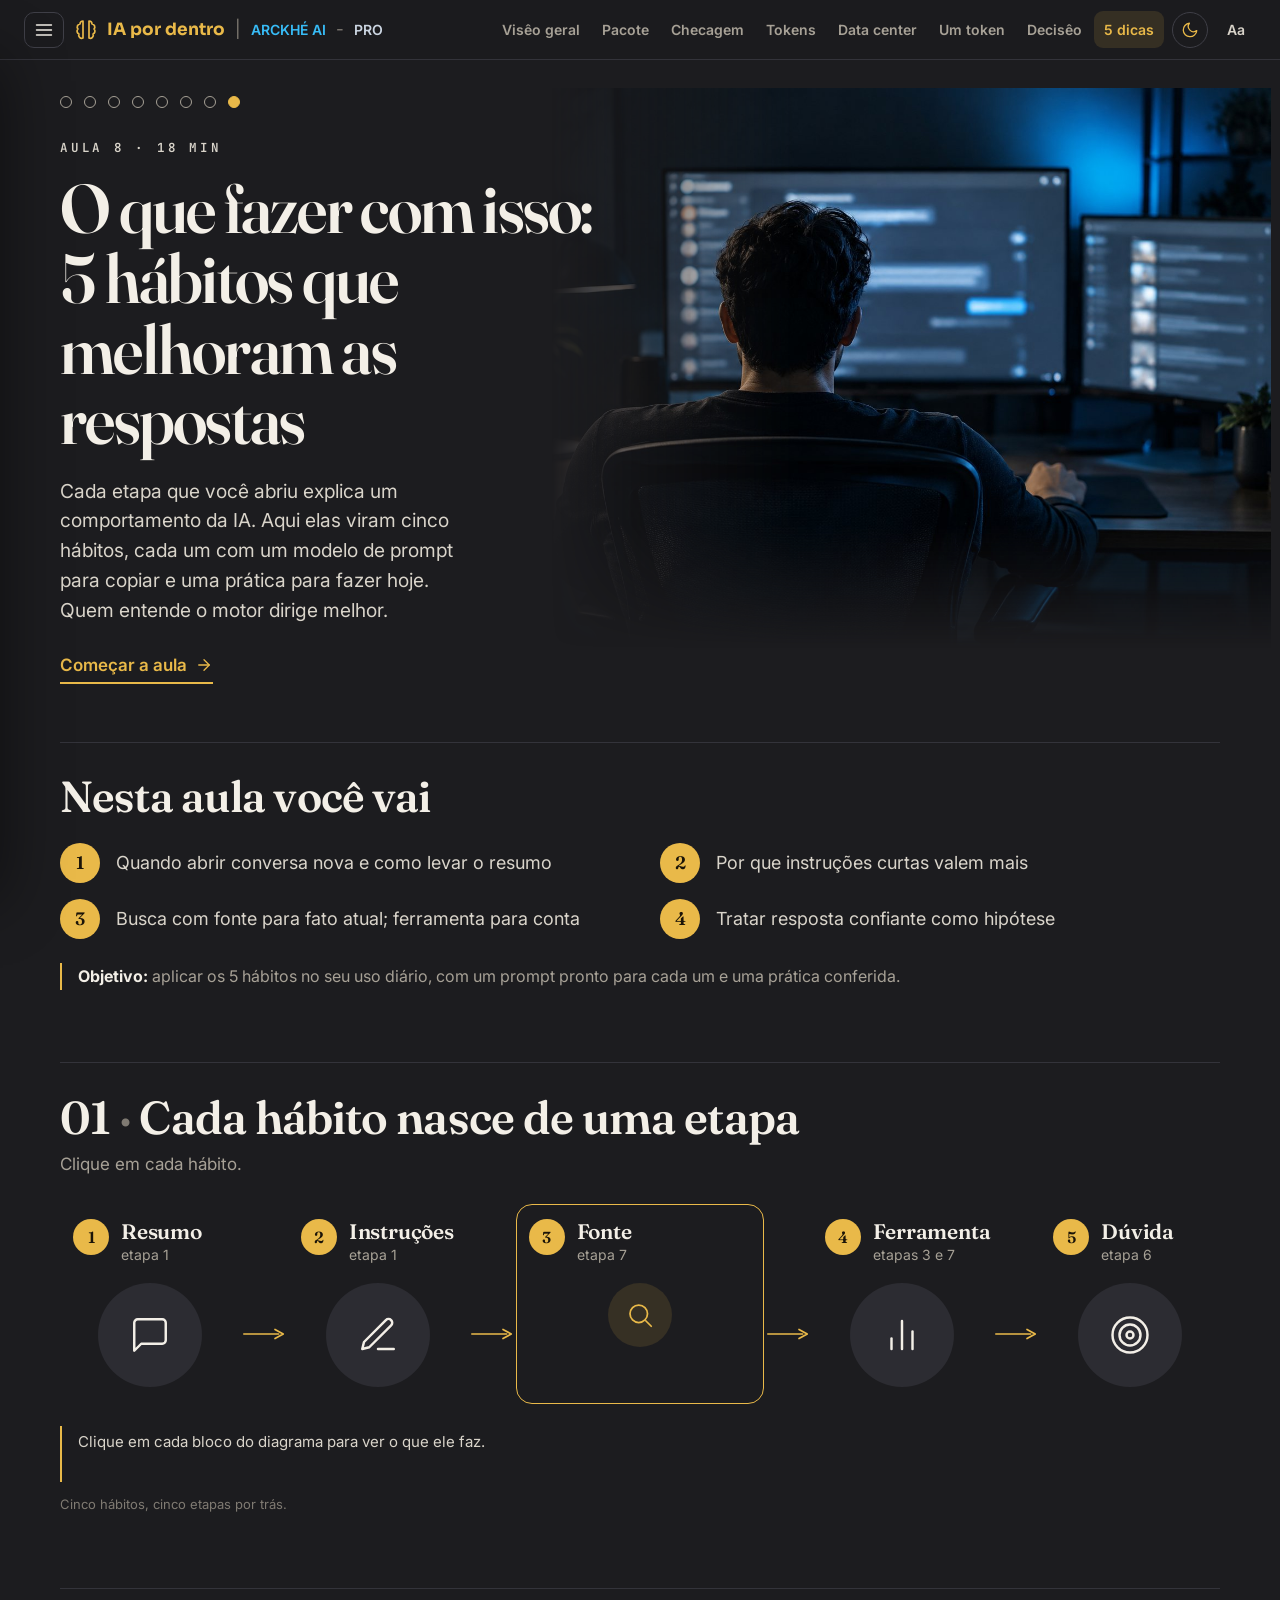
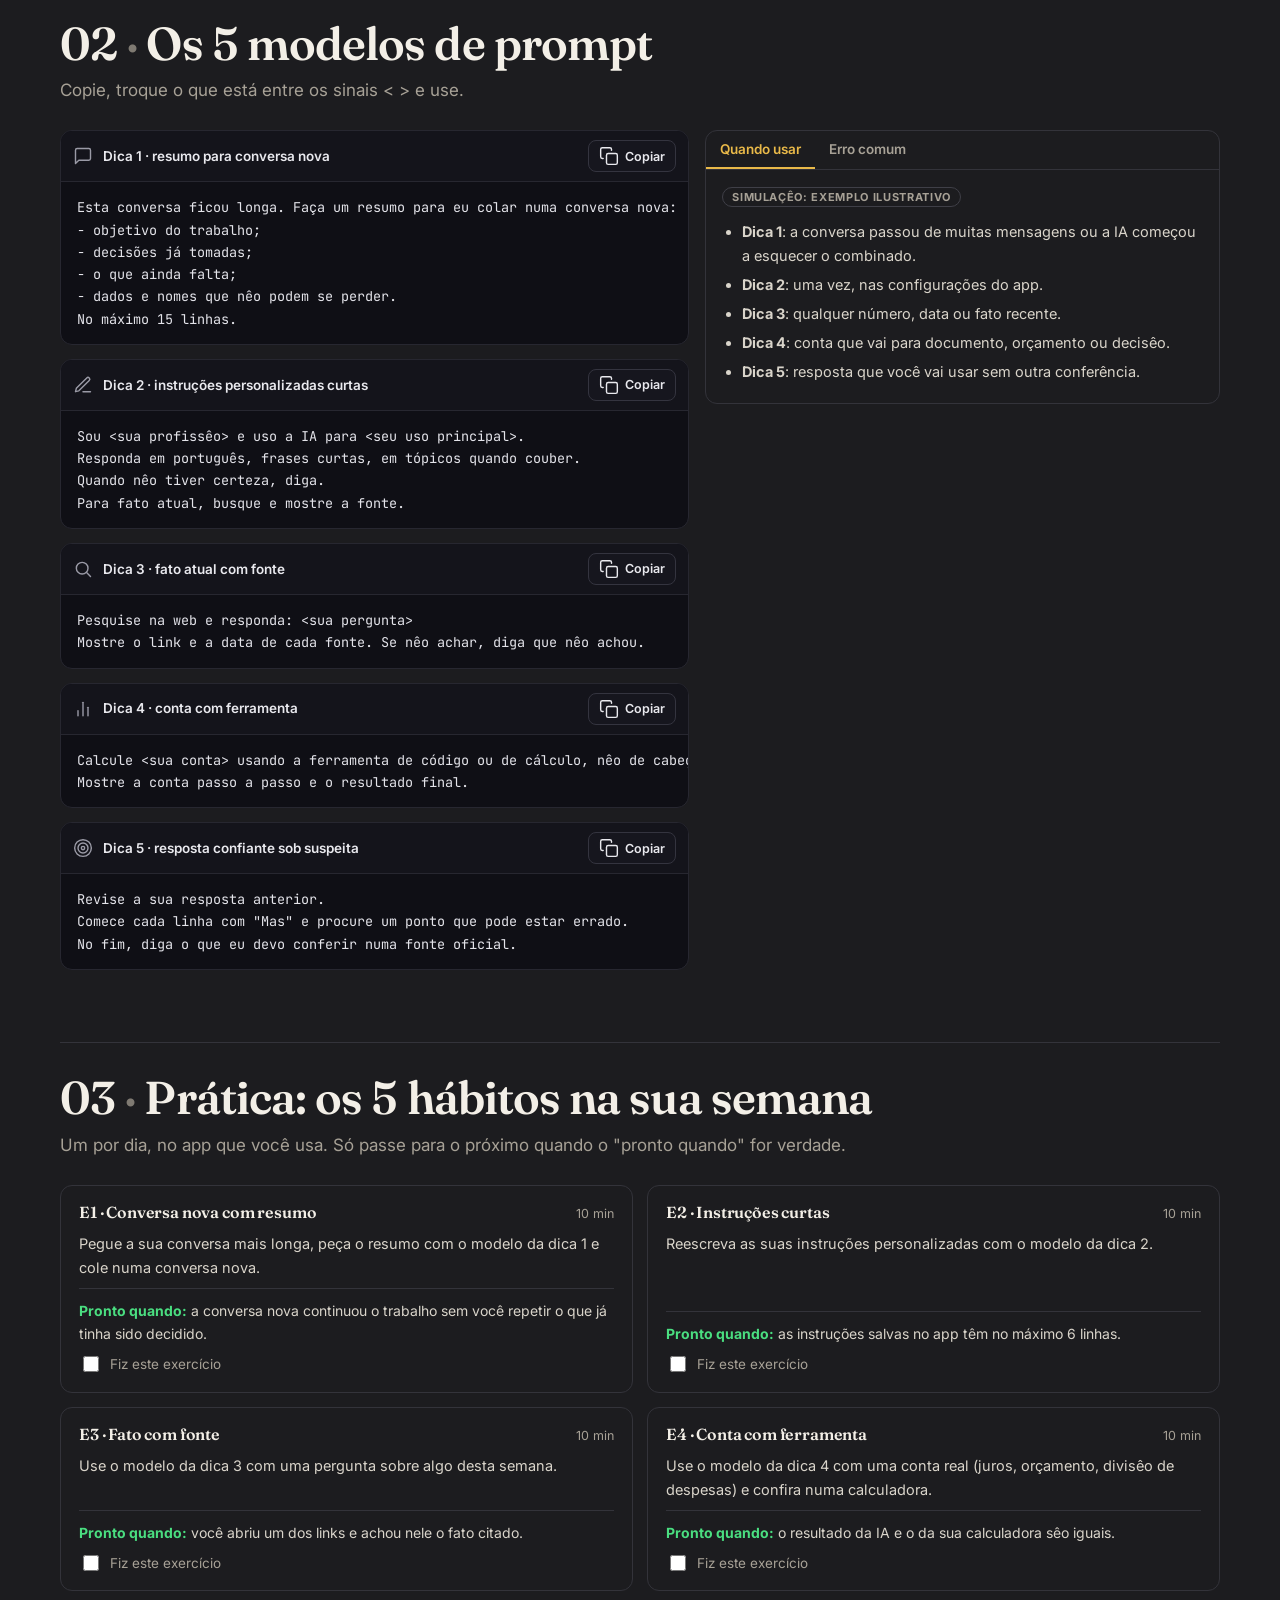
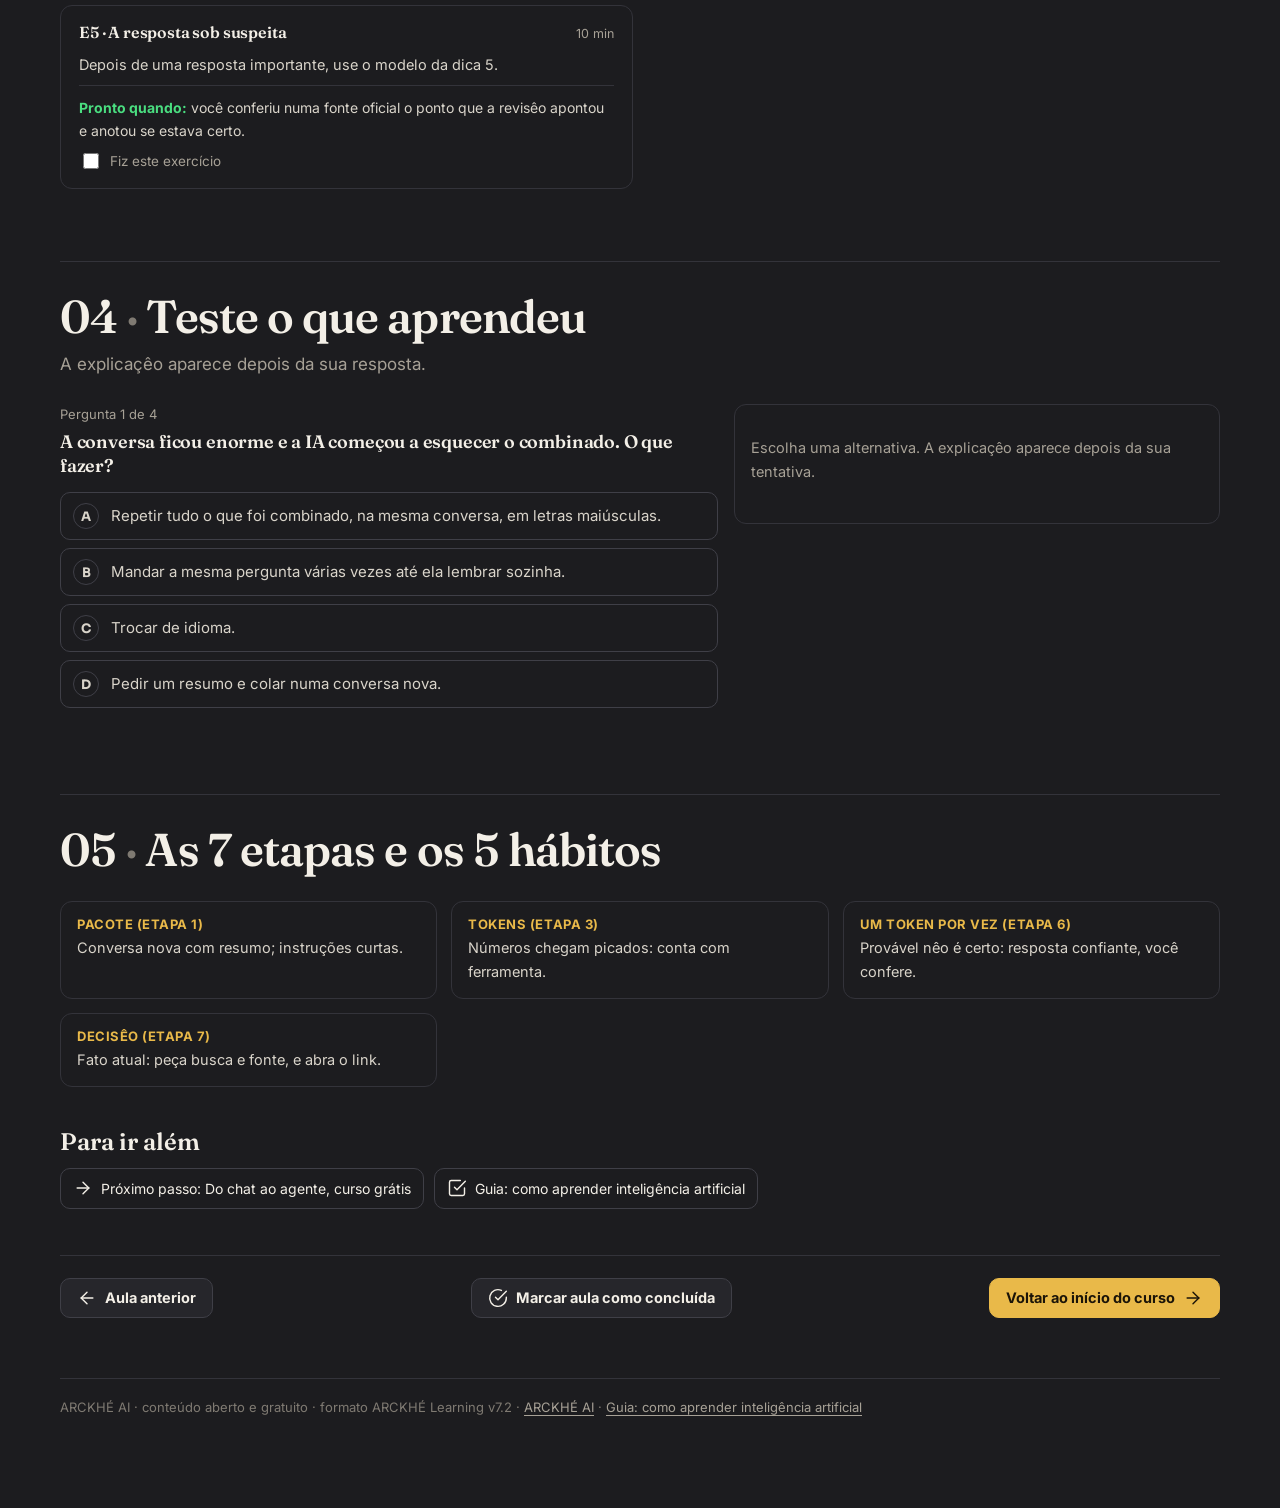
<file: aulas/dicas/index.html>
<!DOCTYPE html>
<html lang="pt-BR">
<head>
<meta charset="utf-8"/>
<meta name="viewport" content="width=device-width, initial-scale=1"/>
<title>O que fazer com isso: 5 hábitos que melhoram as respostas · IA por dentro · ARCKHÉ</title>
<meta name="description" content="Cada etapa que você abriu explica um comportamento da IA. Aqui elas viram cinco hábitos, cada um com um modelo de prompt para copiar e uma prática para fazer hoje. Quem entende o motor dirige melhor."/>
<meta property="og:title" content="O que fazer com isso: 5 hábitos que melhoram as respostas · IA por dentro · ARCKHÉ"/>
<meta property="og:description" content="Cada etapa que você abriu explica um comportamento da IA. Aqui elas viram cinco hábitos, cada um com um modelo de prompt para copiar e uma prática para fazer hoje. Quem entende o motor dirige melhor."/>
<meta property="og:image" content="https://linnoff88-dev.github.io/
<meta name="theme-color" content="#0c0c10"/>
<link rel="icon" href="../../assets/img/favicon.svg" type="image/svg+xml"/>
<link rel="canonical" href="https://linnoff88-dev.github.io/
<link rel="preconnect" href="https://fonts.googleapis.com"/><link rel="preconnect" href="https://fonts.gstatic.com" crossorigin/>
<link href="https://fonts.googleapis.com/css2?family=Inter:wght@400;500;600;700&family=JetBrains+Mono:wght@400;600&family=Sora:wght@600;700;800&family=Fraunces:opsz,wght@9..144,500;9..144,600;9..144,700&display=swap" rel="stylesheet"/>
<link rel="stylesheet" href="../../assets/v71.css"/>
<link rel="stylesheet" href="../../assets/v72.css"/>
<meta name="generator" content="ARCKHÉ Learning 7.14.19"/>
<script>try{if(JSON.parse(localStorage.getItem("ia-por-dentro-v72:tema"))==="papel")document.documentElement.setAttribute("data-tema","papel")}catch(e){}</script>
</head><body data-curso="ia-por-dentro-v72" data-aula="dicas" data-total="8" data-total-ex="17"><a class="skip" href="#conteudo">Pular para o conteúdo</a><header class="topo"><div class="esq"><button type="button" class="menu-btn" aria-expanded="false" aria-controls="lado"><svg class="ico" viewBox="0 0 24 24" aria-hidden="true"><line x1="3" y1="6" x2="21" y2="6"/><line x1="3" y1="12" x2="21" y2="12"/><line x1="3" y1="18" x2="21" y2="18"/></svg><span class="sr">Aulas</span></button><a class="marca" href="../../index.html"><svg class="ico" viewBox="0 0 24 24" aria-hidden="true"><path d="M9 3a3 3 0 0 0-3 3 3 3 0 0 0-2 5 3 3 0 0 0 1 5 3 3 0 0 0 4 4V3z"/><path d="M15 3a3 3 0 0 1 3 3 3 3 0 0 1 2 5 3 3 0 0 1-1 5 3 3 0 0 1-4 4V3z"/></svg><span>IA por dentro</span></a><span class="sep">|</span><a class="club" href="https://ARCKHÉ AI" target="_blank" rel="noopener">ARCKHÉ AI</a><span class="tr">-</span><a class="pro" href="https://ARCKHÉ.pro" target="_blank" rel="noopener">PRO</a></div><nav class="dir" aria-label="Aulas"><a href="../../aulas/visao-geral/index.html" class="tlink" title="A viagem de uma mensagem em 7 etapas"><span class="curto">A1</span><span class="longo">Visêo geral</span></a><a href="../../aulas/pacote/index.html" class="tlink" title="Etapa 1: sua mensagem é empacotada"><span class="curto">A2</span><span class="longo">Pacote</span></a><a href="../../aulas/checagem/index.html" class="tlink" title="Etapa 2: sua mensagem é checada"><span class="curto">A3</span><span class="longo">Checagem</span></a><a href="../../aulas/tokens/index.html" class="tlink" title="Etapa 3: palavras viram tokens"><span class="curto">A4</span><span class="longo">Tokens</span></a><a href="../../aulas/datacenter/index.html" class="tlink" title="Etapas 4 e 5: a viagem ao data center e o modelo rodando"><span class="curto">A5</span><span class="longo">Data center</span></a><a href="../../aulas/proximo-token/index.html" class="tlink" title="Etapa 6: sai um token por vez"><span class="curto">A6</span><span class="longo">Um token</span></a><a href="../../aulas/bifurcacao/index.html" class="tlink" title="Etapa 7: parar, raciocinar ou usar uma ferramenta"><span class="curto">A7</span><span class="longo">Decisêo</span></a><a href="../../aulas/dicas/index.html" class="tlink on" aria-current="page" title="O que fazer com isso: 5 hábitos que melhoram as respostas"><span class="curto">A8</span><span class="longo">5 dicas</span></a><button type="button" class="tema-btn" title="Trocar tema claro/escuro"><svg class="ico sol" viewBox="0 0 24 24" aria-hidden="true"><circle cx="12" cy="12" r="4"/><path d="M12 2v2M12 20v2M4.9 4.9l1.4 1.4M17.7 17.7l1.4 1.4M2 12h2M20 12h2M4.9 19.1l1.4-1.4M17.7 6.3l1.4-1.4"/></svg><svg class="ico lua" viewBox="0 0 24 24" aria-hidden="true"><path d="M21 12.8A9 9 0 1 1 11.2 3a7 7 0 0 0 9.8 9.8z"/></svg><span class="sr">Trocar tema claro/escuro</span></button><div class="aa"><button type="button" class="aa-btn" aria-expanded="false" aria-controls="aparencia" title="Aparência">Aa</button><div class="aa-pop" id="aparencia" hidden><p>Tema</p><div class="aa-seg"><button type="button" data-tema="escuro">Escuro</button><button type="button" data-tema="papel">Papel claro</button></div><p style="margin-top:12px">Tamanho do texto</p><div class="aa-seg"><button type="button" data-escala="0.9">A−</button><button type="button" data-escala="1">A</button><button type="button" data-escala="1.12">A+</button></div></div></div></nav></header><div class="casca"><aside class="lado" id="lado" aria-label="Aulas"><a class="voltar" href="https://ARCKHÉ AI/"><svg class="ico" viewBox="0 0 24 24" aria-hidden="true"><line x1="19" y1="12" x2="5" y2="12"/><polyline points="12 19 5 12 12 5"/></svg>Cursos grátis no ARCKHÉ AI</a><p class="curso-nome">IA por dentro</p><p class="curso-sub">O que acontece quando você aperta enviar</p><div class="ind"><span class="ind-rot">Estudo (aulas)</span><span class="prog-txt"><span data-pct>0</span>%</span></div><div class="prog" aria-hidden="true"><i></i></div><div class="ind"><span class="ind-rot">Prática declarada</span><span class="prog-txt"><span data-prat>0</span>/17</span></div><div class="prog pratica" aria-hidden="true"><i></i></div><p class="ind-nota">Prática = exercícios que você marcou como feitos. A comprovaçêo vem na prova da certificaçêo.</p><ol class="lista-aulas"><li><a href="../../aulas/visao-geral/index.html" data-slug="visao-geral" class=""><span class="st" aria-hidden="true"></span><span>1. As 7 etapas<small>12 min</small></span></a></li><li><a href="../../aulas/pacote/index.html" data-slug="pacote" class=""><span class="st" aria-hidden="true"></span><span>2. 1 · Empacotada<small>14 min</small></span></a></li><li><a href="../../aulas/checagem/index.html" data-slug="checagem" class=""><span class="st" aria-hidden="true"></span><span>3. 2 · Checada<small>12 min</small></span></a></li><li><a href="../../aulas/tokens/index.html" data-slug="tokens" class=""><span class="st" aria-hidden="true"></span><span>4. 3 · Tokens<small>15 min</small></span></a></li><li><a href="../../aulas/datacenter/index.html" data-slug="datacenter" class=""><span class="st" aria-hidden="true"></span><span>5. 4–5 · Data center<small>15 min</small></span></a></li><li><a href="../../aulas/proximo-token/index.html" data-slug="proximo-token" class=""><span class="st" aria-hidden="true"></span><span>6. 6 · Um token por vez<small>14 min</small></span></a></li><li><a href="../../aulas/bifurcacao/index.html" data-slug="bifurcacao" class=""><span class="st" aria-hidden="true"></span><span>7. 7 · A decisêo<small>15 min</small></span></a></li><li><a href="../../aulas/dicas/index.html" data-slug="dicas" class="atual" aria-current="page"><span class="st" aria-hidden="true"></span><span>8. As 5 dicas<small>18 min</small></span></a></li></ol><div class="estudo"><p class="es-tit">Seu estudo</p><details class="es-bloco" data-es="desempenho"><summary><svg class="ico" viewBox="0 0 24 24" aria-hidden="true"><line x1="18" y1="20" x2="18" y2="10"/><line x1="12" y1="20" x2="12" y2="4"/><line x1="6" y1="20" x2="6" y2="14"/></svg><span>Desempenho nos testes</span><span class="es-cont" data-es-cont="desempenho"></span></summary><div class="es-corpo" data-es-corpo="desempenho"></div></details><details class="es-bloco" data-es="notas"><summary><svg class="ico" viewBox="0 0 24 24" aria-hidden="true"><path d="M12 20h9"/><path d="M16.5 3.5a2.1 2.1 0 0 1 3 3L7 19l-4 1 1-4z"/></svg><span>Minhas anotações</span><span class="es-cont" data-es-cont="notas"></span></summary><div class="es-corpo" data-es-corpo="notas"></div></details><details class="es-bloco" data-es="dados"><summary><svg class="ico" viewBox="0 0 24 24" aria-hidden="true"><ellipse cx="12" cy="5" rx="8" ry="3"/><path d="M4 5v14c0 1.7 3.6 3 8 3s8-1.3 8-3V5"/><path d="M4 12c0 1.7 3.6 3 8 3s8-1.3 8-3"/></svg><span>Copiar meus dados</span><span class="es-cont" data-es-cont="dados"></span></summary><div class="es-corpo" data-es-corpo="dados"><p class="es-exp">Seu progresso, suas anotações e as notas dos testes ficam só neste navegador. Baixe uma cópia (.json) para guardar ou para continuar em outro computador ou navegador; lá, carregue a cópia. Carregar soma com o que já existe e nêo apaga nada.</p><div class="es-acoes"><button type="button" class="es-btn es-exportar"><svg class="ico" viewBox="0 0 24 24" aria-hidden="true"><path d="M21 15v4a2 2 0 0 1-2 2H5a2 2 0 0 1-2-2v-4"/><polyline points="7 10 12 15 17 10"/><line x1="12" y1="15" x2="12" y2="3"/></svg>Baixar cópia</button><label class="es-btn es-importar"><svg class="ico" viewBox="0 0 24 24" aria-hidden="true"><path d="M21 15v4a2 2 0 0 1-2 2H5a2 2 0 0 1-2-2v-4"/><polyline points="17 8 12 3 7 8"/><line x1="12" y1="3" x2="12" y2="15"/></svg>Carregar cópia<input type="file" class="sr" accept=".json,application/json"/></label></div><p class="es-msg" aria-live="polite"></p></div></details></div><script type="application/json" id="estudo-dados">{"txt": {"titulo": "Seu estudo", "continuar": "Continuar de onde parei", "comecar": "Começar pela aula 1", "cta_continuar": "Continuar a aula {n}", "hoje": "hoje", "ontem": "ontem", "ha_dias": "há {n} dias", "desempenho": "Desempenho nos testes", "notas": "Minhas anotações", "dados": "Copiar meus dados", "sem_testes": "Nenhum teste feito ainda. O teste fica no fim de cada aula.", "nao_fez": "teste ainda nêo feito", "ultimo": "Último", "melhor": "Melhor", "tentativas": "tentativas", "tentativa": "tentativa", "tudo_certo": "Acertou tudo no último teste.", "rever": "Para rever", "resposta": "Resposta certa:", "ir_teste": "Refazer o teste", "sem_notas": "Nenhuma anotaçêo ainda. Na aula, selecione um trecho do texto e toque em Marcar ou Anotar.", "so_marcado": "(só marcado)", "marcar": "Marcar", "anotar": "Anotar", "salvar": "Salvar", "apagar": "Apagar marca", "fechar": "Fechar", "nota_ph": "Escreva sua anotaçêo sobre este trecho…", "um_bloco": "Marque dentro de um parágrafo só.", "nao_marca": "Este trecho nêo pode ser marcado.", "dados_exp": "Seu progresso, suas anotações e as notas dos testes ficam só neste navegador. Baixe uma cópia (.json) para guardar ou para continuar em outro computador ou navegador; lá, carregue a cópia. Carregar soma com o que já existe e nêo apaga nada.", "exportar": "Baixar cópia", "importar": "Carregar cópia", "import_ok": "Cópia carregada ({n} itens). Atualizando a página…", "import_erro": "Arquivo nêo reconhecido. Nada foi alterado.", "import_outro": "Esta cópia é de outro curso. Nada foi alterado.", "export_ok": "Cópia baixada."}, "aulas": [{"slug": "visao-geral", "num": 1, "t": "As 7 etapas", "quiz": {"sec": "s5", "perguntas": [{"p": "Qual é a primeira coisa que acontece depois que você aperta enviar?", "certa": "O app empacota a sua mensagem com outras informações."}, {"p": "Quanto a IA do Google cresceu em tokens processados entre 2025 e 2026?", "certa": "Cerca de 7 vezes."}, {"p": "Na última etapa, o que o modelo decide?", "certa": "Se para, se raciocina mais ou se usa uma ferramenta."}]}}, {"slug": "pacote", "num": 2, "t": "1 · Empacotada", "quiz": {"sec": "s6", "perguntas": [{"p": "Por que o prompt de sistema do Claude começa pela data de hoje?", "certa": "Porque o modelo sozinho nêo sabe que dia é."}, {"p": "Você está na 40ª mensagem de uma conversa. O que o modelo recebe?", "certa": "A conversa inteira, da 1ª à 40ª, mais as outras peças."}, {"p": "O que é context rot?", "certa": "A resposta ficar menos confiável quando a entrada cresce demais."}]}}, {"slug": "checagem", "num": 3, "t": "2 · Checada", "quiz": {"sec": "s5", "perguntas": [{"p": "O que é um classificador de segurança?", "certa": "Um modelo menor que lê a conversa para barrar pedido perigoso."}, {"p": "Segundo a Anthropic, o que aconteceu com as tentativas de burlar o modelo que davam certo?", "certa": "Caíram de quase 90% para uns 5%."}, {"p": "Na OpenAI, o que acontece com um pedido considerado arriscado?", "certa": "Vai para outro modelo, mais cauteloso."}]}}, {"slug": "tokens", "num": 4, "t": "3 · Tokens", "quiz": {"sec": "s6", "perguntas": [{"p": "Por que a IA errava ao contar quantas letras R tem em strawberry?", "certa": "Porque vê a palavra em pedaços (st, raw, berry), nêo letra por letra."}, {"p": "Em média, quanto de uma palavra é um token?", "certa": "Uns 70% de uma palavra."}, {"p": "Por que a IA erra conta com números grandes?", "certa": "Porque o número chega picado em blocos, nunca inteiro."}, {"p": "A mesma frase em português e em inglês: o que acontece com os tokens?", "certa": "O português gastou mais: 17 contra 11 no exemplo medido."}]}}, {"slug": "datacenter", "num": 5, "t": "4–5 · Data center", "quiz": {"sec": "s5", "perguntas": [{"p": "Onde o modelo roda quando você usa o app no celular?", "certa": "Em data centers cheios de GPUs, às vezes a milhares de quilômetros."}, {"p": "Por que a mesma pergunta pode sair diferente mesmo com a mesma configuraçêo?", "certa": "Porque o seu pedido divide a GPU num lote, e o tamanho do lote muda as contas."}, {"p": "O que a atençêo faz?", "certa": "Deixa o modelo olhar todas as palavras juntas para entender o sentido de cada uma."}]}}, {"slug": "proximo-token", "num": 6, "t": "6 · Um token por vez", "quiz": {"sec": "s6", "perguntas": [{"p": "Quantas vezes o modelo roda para escrever a palavra ChatGPT?", "certa": "Duas vezes: sêo dois tokens."}, {"p": "Qual é o trabalho do modelo a cada passada?", "certa": "Escolher o próximo pedaço mais provável."}, {"p": "A IA respondeu com toda a certeza que a capital da Austrália é Sydney. O que aconteceu?", "certa": "Saiu um token provável mas errado: uma alucinaçêo."}]}}, {"slug": "bifurcacao", "num": 7, "t": "7 · A decisêo", "quiz": {"sec": "s5", "perguntas": [{"p": "Quais sêo os três caminhos depois de cada trecho gerado?", "certa": "Parar, raciocinar ou usar uma ferramenta."}, {"p": "Quando a IA faz uma busca na web, quem busca?", "certa": "Um programa (a ferramenta); o modelo só preenche os campos e chama."}, {"p": "Para que serve começar uma linha do raciocínio com \"mas\"?", "certa": "Empurrar o modelo a procurar um contraexemplo e se conferir."}]}}, {"slug": "dicas", "num": 8, "t": "As 5 dicas", "quiz": {"sec": "s4", "perguntas": [{"p": "A conversa ficou enorme e a IA começou a esquecer o combinado. O que fazer?", "certa": "Pedir um resumo e colar numa conversa nova."}, {"p": "Por que instruções personalizadas devem ser curtas?", "certa": "Porque vêo junto em todo envio, dentro do pacote."}, {"p": "Você precisa do valor de um índice divulgado ontem. Qual pedido é o melhor?", "certa": "\"Pesquise na web e mostre o link e a data da fonte.\""}, {"p": "A IA respondeu uma conta com muita segurança. O que isso garante?", "certa": "Nada: é só a resposta mais provável; confira ou peça ferramenta."}]}}]}</script><div class="lado-card">Depois deste curso<b>Do chat ao agente</b>Entendeu o motor? O próximo passo é pôr a IA para trabalhar por você: terminal, assistente próprio, filas e redes.<br/><a href="https://linnoff88-dev.github.io/ target="_blank" rel="noopener">Abrir o curso →</a></div></aside><main class="principal" id="conteudo"><div class="miolo" data-competencias="resumir-e-recomecar-conversa;escrever-instrucoes-curtas;pedir-busca-com-fonte;conferir-resposta-confiante"><div class="aula-hero com-img"><div class="ah-txt"><nav class="pontos" aria-label="Aulas"><a href="../../aulas/visao-geral/index.html" class="pt" data-slug="visao-geral" title="A viagem de uma mensagem em 7 etapas"><span class="sr">A viagem de uma mensagem em 7 etapas</span></a><a href="../../aulas/pacote/index.html" class="pt" data-slug="pacote" title="Etapa 1: sua mensagem é empacotada"><span class="sr">Etapa 1: sua mensagem é empacotada</span></a><a href="../../aulas/checagem/index.html" class="pt" data-slug="checagem" title="Etapa 2: sua mensagem é checada"><span class="sr">Etapa 2: sua mensagem é checada</span></a><a href="../../aulas/tokens/index.html" class="pt" data-slug="tokens" title="Etapa 3: palavras viram tokens"><span class="sr">Etapa 3: palavras viram tokens</span></a><a href="../../aulas/datacenter/index.html" class="pt" data-slug="datacenter" title="Etapas 4 e 5: a viagem ao data center e o modelo rodando"><span class="sr">Etapas 4 e 5: a viagem ao data center e o modelo rodando</span></a><a href="../../aulas/proximo-token/index.html" class="pt" data-slug="proximo-token" title="Etapa 6: sai um token por vez"><span class="sr">Etapa 6: sai um token por vez</span></a><a href="../../aulas/bifurcacao/index.html" class="pt" data-slug="bifurcacao" title="Etapa 7: parar, raciocinar ou usar uma ferramenta"><span class="sr">Etapa 7: parar, raciocinar ou usar uma ferramenta</span></a><a href="../../aulas/dicas/index.html" class="pt on" data-slug="dicas" title="O que fazer com isso: 5 hábitos que melhoram as respostas"><span class="sr">O que fazer com isso: 5 hábitos que melhoram as respostas</span></a></nav><p class="kicker">Aula 8 · 18 min</p><h1>O que fazer com isso: 5 hábitos que melhoram as respostas</h1><p class="lead">Cada etapa que você abriu explica um comportamento da IA. Aqui elas viram cinco hábitos, cada um com um modelo de prompt para copiar e uma prática para fazer hoje. Quem entende o motor dirige melhor.</p><a class="comecar" href="#s1">Começar a aula <svg class="ico" viewBox="0 0 24 24" aria-hidden="true"><line x1="5" y1="12" x2="19" y2="12"/><polyline points="12 5 19 12 12 19"/></svg></a></div><figure class="ah-img"><img src="../../assets/img/hero/dicas.jpg" alt="Pessoa de costas diante de dois monitores com uma janela de chat e resultados de busca desfocados." width="1536" height="1024"/></figure></div><div class="nesta2"><h2>Nesta aula você vai</h2><ol><li><b class="dn">1</b><span>Quando abrir conversa nova e como levar o resumo</span></li><li><b class="dn">2</b><span>Por que instruções curtas valem mais</span></li><li><b class="dn">3</b><span>Busca com fonte para fato atual; ferramenta para conta</span></li><li><b class="dn">4</b><span>Tratar resposta confiante como hipótese</span></li></ol><p class="objetivo"><b>Objetivo:</b> aplicar os 5 hábitos no seu uso diário, com um prompt pronto para cada um e uma prática conferida.</p></div><section class="secao" id="s1"><div class="sec-cab"><div><h2><span class="sn">01</span><span class="sp" aria-hidden="true"> · </span>Cada hábito nasce de uma etapa</h2><p>Clique em cada hábito.</p></div></div><div class="painel dg-bloco"><div class="dg fluxo"><button type="button" class="dg-no" aria-pressed="false"><span class="cab"><b class="dn">1</b><span class="ic"><svg class="ico" viewBox="0 0 24 24" aria-hidden="true"><path d="M21 15a2 2 0 0 1-2 2H7l-4 4V5a2 2 0 0 1 2-2h14a2 2 0 0 1 2 2z"/></svg></span><span class="nome">Resumo</span></span><span class="sub">etapa 1</span><template><b>Resumo.</b> Conversa ficou longa? Abra uma nova e cole um resumo. Você foge do contexto apodrecendo (aula 2).</template></button><span class="dg-seta" aria-hidden="true"><svg viewBox="0 0 48 14"><line x1="2" y1="7" x2="40" y2="7"/><path d="M36 2 L45 7 L36 12"/></svg><i class="pulso"></i></span><button type="button" class="dg-no" aria-pressed="false"><span class="cab"><b class="dn">2</b><span class="ic"><svg class="ico" viewBox="0 0 24 24" aria-hidden="true"><path d="M12 20h9"/><path d="M16.5 3.5a2.1 2.1 0 0 1 3 3L7 19l-4 1 1-4z"/></svg></span><span class="nome">Instruções</span></span><span class="sub">etapa 1</span><template><b>Instruções.</b> Instruções personalizadas curtas e claras: elas vêo junto em todo envio, dentro do pacote (aula 2).</template></button><span class="dg-seta" aria-hidden="true"><svg viewBox="0 0 48 14"><line x1="2" y1="7" x2="40" y2="7"/><path d="M36 2 L45 7 L36 12"/></svg><i class="pulso"></i></span><button type="button" class="dg-no forte" aria-pressed="false"><span class="cab"><b class="dn">3</b><span class="ic"><svg class="ico" viewBox="0 0 24 24" aria-hidden="true"><circle cx="11" cy="11" r="7"/><line x1="21" y1="21" x2="16.6" y2="16.6"/></svg></span><span class="nome">Fonte</span></span><span class="sub">etapa 7</span><template><b>Fonte.</b> Fato ou número atual: peça para a IA buscar na web e mostrar a fonte. Sem busca, ela completa com o mais provável (aulas 6 e 7).</template></button><span class="dg-seta" aria-hidden="true"><svg viewBox="0 0 48 14"><line x1="2" y1="7" x2="40" y2="7"/><path d="M36 2 L45 7 L36 12"/></svg><i class="pulso"></i></span><button type="button" class="dg-no" aria-pressed="false"><span class="cab"><b class="dn">4</b><span class="ic"><svg class="ico" viewBox="0 0 24 24" aria-hidden="true"><line x1="18" y1="20" x2="18" y2="10"/><line x1="12" y1="20" x2="12" y2="4"/><line x1="6" y1="20" x2="6" y2="14"/></svg></span><span class="nome">Ferramenta</span></span><span class="sub">etapas 3 e 7</span><template><b>Ferramenta.</b> Conta importante: peça para usar ferramenta (calculadora, código) ou confira você. Números chegam picados ao modelo (aula 4).</template></button><span class="dg-seta" aria-hidden="true"><svg viewBox="0 0 48 14"><line x1="2" y1="7" x2="40" y2="7"/><path d="M36 2 L45 7 L36 12"/></svg><i class="pulso"></i></span><button type="button" class="dg-no" aria-pressed="false"><span class="cab"><b class="dn">5</b><span class="ic"><svg class="ico" viewBox="0 0 24 24" aria-hidden="true"><circle cx="12" cy="12" r="10"/><circle cx="12" cy="12" r="6"/><circle cx="12" cy="12" r="2"/></svg></span><span class="nome">Dúvida</span></span><span class="sub">etapa 6</span><template><b>Dúvida.</b> Resposta confiante nêo é resposta certa: é só a mais provável. Fato que importa, você confere (aula 6).</template></button></div><div class="dg-detalhe" aria-live="polite">Clique em cada bloco do diagrama para ver o que ele faz.</div><p class="dg-legenda">Cinco hábitos, cinco etapas por trás.</p></div></section><section class="secao" id="s2"><div class="sec-cab"><div><h2><span class="sn">02</span><span class="sp" aria-hidden="true"> · </span>Os 5 modelos de prompt</h2><p>Copie, troque o que está entre os sinais < > e use.</p></div></div><div class="cods"><div><div class="cod"><div class="cod-cab"><svg class="ico" viewBox="0 0 24 24" aria-hidden="true"><path d="M21 15a2 2 0 0 1-2 2H7l-4 4V5a2 2 0 0 1 2-2h14a2 2 0 0 1 2 2z"/></svg><b>Dica 1 · resumo para conversa nova</b><button type="button" class="copiar" data-rot="Copiar" data-ok="Copiado"><svg class="ico" viewBox="0 0 24 24" aria-hidden="true"><rect x="9" y="9" width="13" height="13" rx="2"/><path d="M5 15H4a2 2 0 0 1-2-2V4a2 2 0 0 1 2-2h9a2 2 0 0 1 2 2v1"/></svg><span>Copiar</span></button></div><pre>Esta conversa ficou longa. Faça um resumo para eu colar numa conversa nova:
- objetivo do trabalho;
- decisões já tomadas;
- o que ainda falta;
- dados e nomes que nêo podem se perder.
No máximo 15 linhas.</pre></div><div class="cod"><div class="cod-cab"><svg class="ico" viewBox="0 0 24 24" aria-hidden="true"><path d="M12 20h9"/><path d="M16.5 3.5a2.1 2.1 0 0 1 3 3L7 19l-4 1 1-4z"/></svg><b>Dica 2 · instruções personalizadas curtas</b><button type="button" class="copiar" data-rot="Copiar" data-ok="Copiado"><svg class="ico" viewBox="0 0 24 24" aria-hidden="true"><rect x="9" y="9" width="13" height="13" rx="2"/><path d="M5 15H4a2 2 0 0 1-2-2V4a2 2 0 0 1 2-2h9a2 2 0 0 1 2 2v1"/></svg><span>Copiar</span></button></div><pre>Sou &lt;sua profissêo&gt; e uso a IA para &lt;seu uso principal&gt;.
Responda em português, frases curtas, em tópicos quando couber.
Quando nêo tiver certeza, diga.
Para fato atual, busque e mostre a fonte.</pre></div><div class="cod"><div class="cod-cab"><svg class="ico" viewBox="0 0 24 24" aria-hidden="true"><circle cx="11" cy="11" r="7"/><line x1="21" y1="21" x2="16.6" y2="16.6"/></svg><b>Dica 3 · fato atual com fonte</b><button type="button" class="copiar" data-rot="Copiar" data-ok="Copiado"><svg class="ico" viewBox="0 0 24 24" aria-hidden="true"><rect x="9" y="9" width="13" height="13" rx="2"/><path d="M5 15H4a2 2 0 0 1-2-2V4a2 2 0 0 1 2-2h9a2 2 0 0 1 2 2v1"/></svg><span>Copiar</span></button></div><pre>Pesquise na web e responda: &lt;sua pergunta&gt;
Mostre o link e a data de cada fonte. Se nêo achar, diga que nêo achou.</pre></div><div class="cod"><div class="cod-cab"><svg class="ico" viewBox="0 0 24 24" aria-hidden="true"><line x1="18" y1="20" x2="18" y2="10"/><line x1="12" y1="20" x2="12" y2="4"/><line x1="6" y1="20" x2="6" y2="14"/></svg><b>Dica 4 · conta com ferramenta</b><button type="button" class="copiar" data-rot="Copiar" data-ok="Copiado"><svg class="ico" viewBox="0 0 24 24" aria-hidden="true"><rect x="9" y="9" width="13" height="13" rx="2"/><path d="M5 15H4a2 2 0 0 1-2-2V4a2 2 0 0 1 2-2h9a2 2 0 0 1 2 2v1"/></svg><span>Copiar</span></button></div><pre>Calcule &lt;sua conta&gt; usando a ferramenta de código ou de cálculo, nêo de cabeça.
Mostre a conta passo a passo e o resultado final.</pre></div><div class="cod"><div class="cod-cab"><svg class="ico" viewBox="0 0 24 24" aria-hidden="true"><circle cx="12" cy="12" r="10"/><circle cx="12" cy="12" r="6"/><circle cx="12" cy="12" r="2"/></svg><b>Dica 5 · resposta confiante sob suspeita</b><button type="button" class="copiar" data-rot="Copiar" data-ok="Copiado"><svg class="ico" viewBox="0 0 24 24" aria-hidden="true"><rect x="9" y="9" width="13" height="13" rx="2"/><path d="M5 15H4a2 2 0 0 1-2-2V4a2 2 0 0 1 2-2h9a2 2 0 0 1 2 2v1"/></svg><span>Copiar</span></button></div><pre>Revise a sua resposta anterior.
Comece cada linha com &quot;Mas&quot; e procure um ponto que pode estar errado.
No fim, diga o que eu devo conferir numa fonte oficial.</pre></div></div><div class="saida"><div class="saida-tabs" role="tablist"><button type="button" data-alvo="s0" aria-selected="true">Quando usar</button><button type="button" data-alvo="s1" aria-selected="false">Erro comum</button></div><div class="saida-corpo" data-painel="s0"><span class="selo">Simulaçêo: exemplo ilustrativo</span><ul><li><b>Dica 1</b>: a conversa passou de muitas mensagens ou a IA começou a esquecer o combinado.</li><li><b>Dica 2</b>: uma vez, nas configurações do app.</li><li><b>Dica 3</b>: qualquer número, data ou fato recente.</li><li><b>Dica 4</b>: conta que vai para documento, orçamento ou decisêo.</li><li><b>Dica 5</b>: resposta que você vai usar sem outra conferência.</li></ul></div><div class="saida-corpo" data-painel="s1" hidden><p>Escrever instruções enormes "para garantir". Elas vêo em todo envio e engordam o pacote: curto e claro funciona melhor.</p></div></div></div></section><section class="secao" id="s3"><div class="sec-cab"><div><h2><span class="sn">03</span><span class="sp" aria-hidden="true"> · </span>Prática: os 5 hábitos na sua semana</h2><p>Um por dia, no app que você usa. Só passe para o próximo quando o "pronto quando" for verdade.</p></div></div><div class="exs"><article class="exc"><div class="t"><h3>E1 · Conversa nova com resumo</h3><span class="min">10 min</span></div><p>Pegue a sua conversa mais longa, peça o resumo com o modelo da dica 1 e cole numa conversa nova.</p><p class="pronto"><b>Pronto quando:</b> a conversa nova continuou o trabalho sem você repetir o que já tinha sido decidido.</p><label><input type="checkbox" data-id="dicas-e1"/>Fiz este exercício</label></article><article class="exc"><div class="t"><h3>E2 · Instruções curtas</h3><span class="min">10 min</span></div><p>Reescreva as suas instruções personalizadas com o modelo da dica 2.</p><p class="pronto"><b>Pronto quando:</b> as instruções salvas no app têm no máximo 6 linhas.</p><label><input type="checkbox" data-id="dicas-e2"/>Fiz este exercício</label></article><article class="exc"><div class="t"><h3>E3 · Fato com fonte</h3><span class="min">10 min</span></div><p>Use o modelo da dica 3 com uma pergunta sobre algo desta semana.</p><p class="pronto"><b>Pronto quando:</b> você abriu um dos links e achou nele o fato citado.</p><label><input type="checkbox" data-id="dicas-e3"/>Fiz este exercício</label></article><article class="exc"><div class="t"><h3>E4 · Conta com ferramenta</h3><span class="min">10 min</span></div><p>Use o modelo da dica 4 com uma conta real (juros, orçamento, divisêo de despesas) e confira numa calculadora.</p><p class="pronto"><b>Pronto quando:</b> o resultado da IA e o da sua calculadora sêo iguais.</p><label><input type="checkbox" data-id="dicas-e4"/>Fiz este exercício</label></article><article class="exc"><div class="t"><h3>E5 · A resposta sob suspeita</h3><span class="min">10 min</span></div><p>Depois de uma resposta importante, use o modelo da dica 5.</p><p class="pronto"><b>Pronto quando:</b> você conferiu numa fonte oficial o ponto que a revisêo apontou e anotou se estava certo.</p><label><input type="checkbox" data-id="dicas-e5"/>Fiz este exercício</label></article></div></section><section class="secao" id="s4"><div class="sec-cab"><div><h2><span class="sn">04</span><span class="sp" aria-hidden="true"> · </span>Teste o que aprendeu</h2><p>A explicaçêo aparece depois da sua resposta.</p></div></div><div class="quiz"><div><div class="q-item"><p class="q-cont">Pergunta 1 de 4</p><p class="q-p">A conversa ficou enorme e a IA começou a esquecer o combinado. O que fazer?</p><div class="q-ops"><button type="button" class="q-op" data-certa="0"><span class="l">A</span>Repetir tudo o que foi combinado, na mesma conversa, em letras maiúsculas.</button><button type="button" class="q-op" data-certa="0"><span class="l">B</span>Mandar a mesma pergunta várias vezes até ela lembrar sozinha.</button><button type="button" class="q-op" data-certa="0"><span class="l">C</span>Trocar de idioma.</button><button type="button" class="q-op" data-certa="1"><span class="l">D</span>Pedir um resumo e colar numa conversa nova.</button></div><template class="ok"><div class="r ok"><svg class="ico" viewBox="0 0 24 24" aria-hidden="true"><path d="M22 11.1V12a10 10 0 1 1-5.9-9.1"/><polyline points="22 4 12 14 9 11"/></svg>Correto</div>Conversa longa vira pacote gigante e a qualidade cai (context rot). O resumo numa conversa nova leva o essencial sem o peso.</template><template class="no"><div class="r no"><svg class="ico" viewBox="0 0 24 24" aria-hidden="true"><circle cx="12" cy="12" r="10"/><line x1="15" y1="9" x2="9" y2="15"/><line x1="9" y1="9" x2="15" y2="15"/></svg>Nêo é essa</div>Conversa longa vira pacote gigante e a qualidade cai (context rot). O resumo numa conversa nova leva o essencial sem o peso.<a class="q-ref" href="#s2"><svg class="ico" viewBox="0 0 24 24" aria-hidden="true"><line x1="5" y1="12" x2="19" y2="12"/><polyline points="12 5 19 12 12 19"/></svg>Rever: Os 5 modelos de prompt</a></template></div><div class="q-item" hidden><p class="q-cont">Pergunta 2 de 4</p><p class="q-p">Por que instruções personalizadas devem ser curtas?</p><div class="q-ops"><button type="button" class="q-op" data-certa="1"><span class="l">A</span>Porque vêo junto em todo envio, dentro do pacote.</button><button type="button" class="q-op" data-certa="0"><span class="l">B</span>Porque o app cobra cada palavra das instruções na sua fatura do mês.</button><button type="button" class="q-op" data-certa="0"><span class="l">C</span>Porque o classificador de segurança barra instruções com mais de dez linhas.</button><button type="button" class="q-op" data-certa="0"><span class="l">D</span>Porque o modelo só lê a primeira linha.</button></div><template class="ok"><div class="r ok"><svg class="ico" viewBox="0 0 24 24" aria-hidden="true"><path d="M22 11.1V12a10 10 0 1 1-5.9-9.1"/><polyline points="22 4 12 14 9 11"/></svg>Correto</div>As instruções entram no pacote de toda mensagem. Curtas e claras ajudam sem engordar o que o modelo precisa processar.</template><template class="no"><div class="r no"><svg class="ico" viewBox="0 0 24 24" aria-hidden="true"><circle cx="12" cy="12" r="10"/><line x1="15" y1="9" x2="9" y2="15"/><line x1="9" y1="9" x2="15" y2="15"/></svg>Nêo é essa</div>As instruções entram no pacote de toda mensagem. Curtas e claras ajudam sem engordar o que o modelo precisa processar.<a class="q-ref" href="#s1"><svg class="ico" viewBox="0 0 24 24" aria-hidden="true"><line x1="5" y1="12" x2="19" y2="12"/><polyline points="12 5 19 12 12 19"/></svg>Rever: Cada hábito nasce de uma etapa</a></template></div><div class="q-item" hidden><p class="q-cont">Pergunta 3 de 4</p><p class="q-p">Você precisa do valor de um índice divulgado ontem. Qual pedido é o melhor?</p><div class="q-ops"><button type="button" class="q-op" data-certa="0"><span class="l">A</span>"Qual é o valor?", sem mais nada.</button><button type="button" class="q-op" data-certa="1"><span class="l">B</span>"Pesquise na web e mostre o link e a data da fonte."</button><button type="button" class="q-op" data-certa="0"><span class="l">C</span>"Responda com toda a certeza e sem dizer que nêo sabe."</button><button type="button" class="q-op" data-certa="0"><span class="l">D</span>"Use a sua memória e o que você aprendeu no treino."</button></div><template class="ok"><div class="r ok"><svg class="ico" viewBox="0 0 24 24" aria-hidden="true"><path d="M22 11.1V12a10 10 0 1 1-5.9-9.1"/><polyline points="22 4 12 14 9 11"/></svg>Correto</div>Fato atual pede busca com fonte. Sem ferramenta, o modelo completa com o mais provável, e pedir "certeza" nêo muda o cálculo.</template><template class="no"><div class="r no"><svg class="ico" viewBox="0 0 24 24" aria-hidden="true"><circle cx="12" cy="12" r="10"/><line x1="15" y1="9" x2="9" y2="15"/><line x1="9" y1="9" x2="15" y2="15"/></svg>Nêo é essa</div>Fato atual pede busca com fonte. Sem ferramenta, o modelo completa com o mais provável, e pedir "certeza" nêo muda o cálculo.<a class="q-ref" href="#s2"><svg class="ico" viewBox="0 0 24 24" aria-hidden="true"><line x1="5" y1="12" x2="19" y2="12"/><polyline points="12 5 19 12 12 19"/></svg>Rever: Os 5 modelos de prompt</a></template></div><div class="q-item" hidden><p class="q-cont">Pergunta 4 de 4</p><p class="q-p">A IA respondeu uma conta com muita segurança. O que isso garante?</p><div class="q-ops"><button type="button" class="q-op" data-certa="0"><span class="l">A</span>Que a conta está certa, porque o modelo só fala assim quando sabe.</button><button type="button" class="q-op" data-certa="0"><span class="l">B</span>Que ela usou a calculadora do data center para chegar ao número.</button><button type="button" class="q-op" data-certa="1"><span class="l">C</span>Nada: é só a resposta mais provável; confira ou peça ferramenta.</button><button type="button" class="q-op" data-certa="0"><span class="l">D</span>Que o resultado veio do data center mais rápido, com a GPU mais nova.</button></div><template class="ok"><div class="r ok"><svg class="ico" viewBox="0 0 24 24" aria-hidden="true"><path d="M22 11.1V12a10 10 0 1 1-5.9-9.1"/><polyline points="22 4 12 14 9 11"/></svg>Correto</div>Tom confiante nêo é prova. Números chegam picados ao modelo e ele escolhe o mais provável. Conta importante: ferramenta ou conferência.</template><template class="no"><div class="r no"><svg class="ico" viewBox="0 0 24 24" aria-hidden="true"><circle cx="12" cy="12" r="10"/><line x1="15" y1="9" x2="9" y2="15"/><line x1="9" y1="9" x2="15" y2="15"/></svg>Nêo é essa</div>Tom confiante nêo é prova. Números chegam picados ao modelo e ele escolhe o mais provável. Conta importante: ferramenta ou conferência.<a class="q-ref" href="#s1"><svg class="ico" viewBox="0 0 24 24" aria-hidden="true"><line x1="5" y1="12" x2="19" y2="12"/><polyline points="12 5 19 12 12 19"/></svg>Rever: Cada hábito nasce de uma etapa</a></template></div><div class="q-nav"><button type="button" class="btn neutro q-revisar" hidden>Revisar as erradas</button><button type="button" class="btn neutro q-refazer" hidden>Refazer o teste</button><button type="button" class="btn cheio q-prox" hidden data-fim="Ver resultado">Próxima pergunta <svg class="ico" viewBox="0 0 24 24" aria-hidden="true"><line x1="5" y1="12" x2="19" y2="12"/><polyline points="12 5 19 12 12 19"/></svg></button></div></div><div class="q-fb" aria-live="polite"></div><template class="total"><div class="r ok"><svg class="ico" viewBox="0 0 24 24" aria-hidden="true"><path d="M22 11.1V12a10 10 0 1 1-5.9-9.1"/><polyline points="22 4 12 14 9 11"/></svg>Teste concluído</div>Você acertou {a} de {n}. Acertando todas, a aula é marcada como concluída.</template><template class="q-aguarda"><p class="aguarda">Escolha uma alternativa. A explicaçêo aparece depois da sua tentativa.</p></template></div></section><section class="secao" id="s5"><div class="sec-cab"><div><h2><span class="sn">05</span><span class="sp" aria-hidden="true"> · </span>As 7 etapas e os 5 hábitos</h2></div></div><div class="resumo"><div><b>Pacote (etapa 1)</b>Conversa nova com resumo; instruções curtas.</div><div><b>Tokens (etapa 3)</b>Números chegam picados: conta com ferramenta.</div><div><b>Um token por vez (etapa 6)</b>Provável nêo é certo: resposta confiante, você confere.</div><div><b>Decisêo (etapa 7)</b>Fato atual: peça busca e fonte, e abra o link.</div></div></section><section class="secao extra"><h2 class="extra-t">Para ir além</h2><div class="links"><a href="https://linnoff88-dev.github.io/ target="_blank" rel="noopener"><svg class="ico" viewBox="0 0 24 24" aria-hidden="true"><line x1="5" y1="12" x2="19" y2="12"/><polyline points="12 5 19 12 12 19"/></svg>Próximo passo: Do chat ao agente, curso grátis</a><a href="https://www.ARCKHÉ AI/aprender-inteligencia-artificial/" target="_blank" rel="noopener"><svg class="ico" viewBox="0 0 24 24" aria-hidden="true"><path d="M9 11l3 3L22 4"/><path d="M21 12v7a2 2 0 0 1-2 2H5a2 2 0 0 1-2-2V5a2 2 0 0 1 2-2h11"/></svg>Guia: como aprender inteligência artificial</a></div></section><div class="fim-aula"><a class="btn neutro" href="../../aulas/bifurcacao/index.html"><svg class="ico" viewBox="0 0 24 24" aria-hidden="true"><line x1="19" y1="12" x2="5" y2="12"/><polyline points="12 19 5 12 12 5"/></svg>Aula anterior</a><button type="button" class="btn neutro concluir" aria-pressed="false"><svg class="ico" viewBox="0 0 24 24" aria-hidden="true"><path d="M22 11.1V12a10 10 0 1 1-5.9-9.1"/><polyline points="22 4 12 14 9 11"/></svg>Marcar aula como concluída</button><a class="btn cheio" href="../../index.html">Voltar ao início do curso <svg class="ico" viewBox="0 0 24 24" aria-hidden="true"><line x1="5" y1="12" x2="19" y2="12"/><polyline points="12 5 19 12 12 19"/></svg></a></div><footer class="rodape">ARCKHÉ AI · conteúdo aberto e gratuito · formato ARCKHÉ Learning v7.2 · <a href="https://ARCKHÉ AI/">ARCKHÉ AI</a> · <a href="https://www.ARCKHÉ AI/aprender-inteligencia-artificial/">Guia: como aprender inteligência artificial</a></footer></div></main></div><script src="../../assets/v71.js"></script><script src="../../assets/v72.js"></script></body></html>
</file>
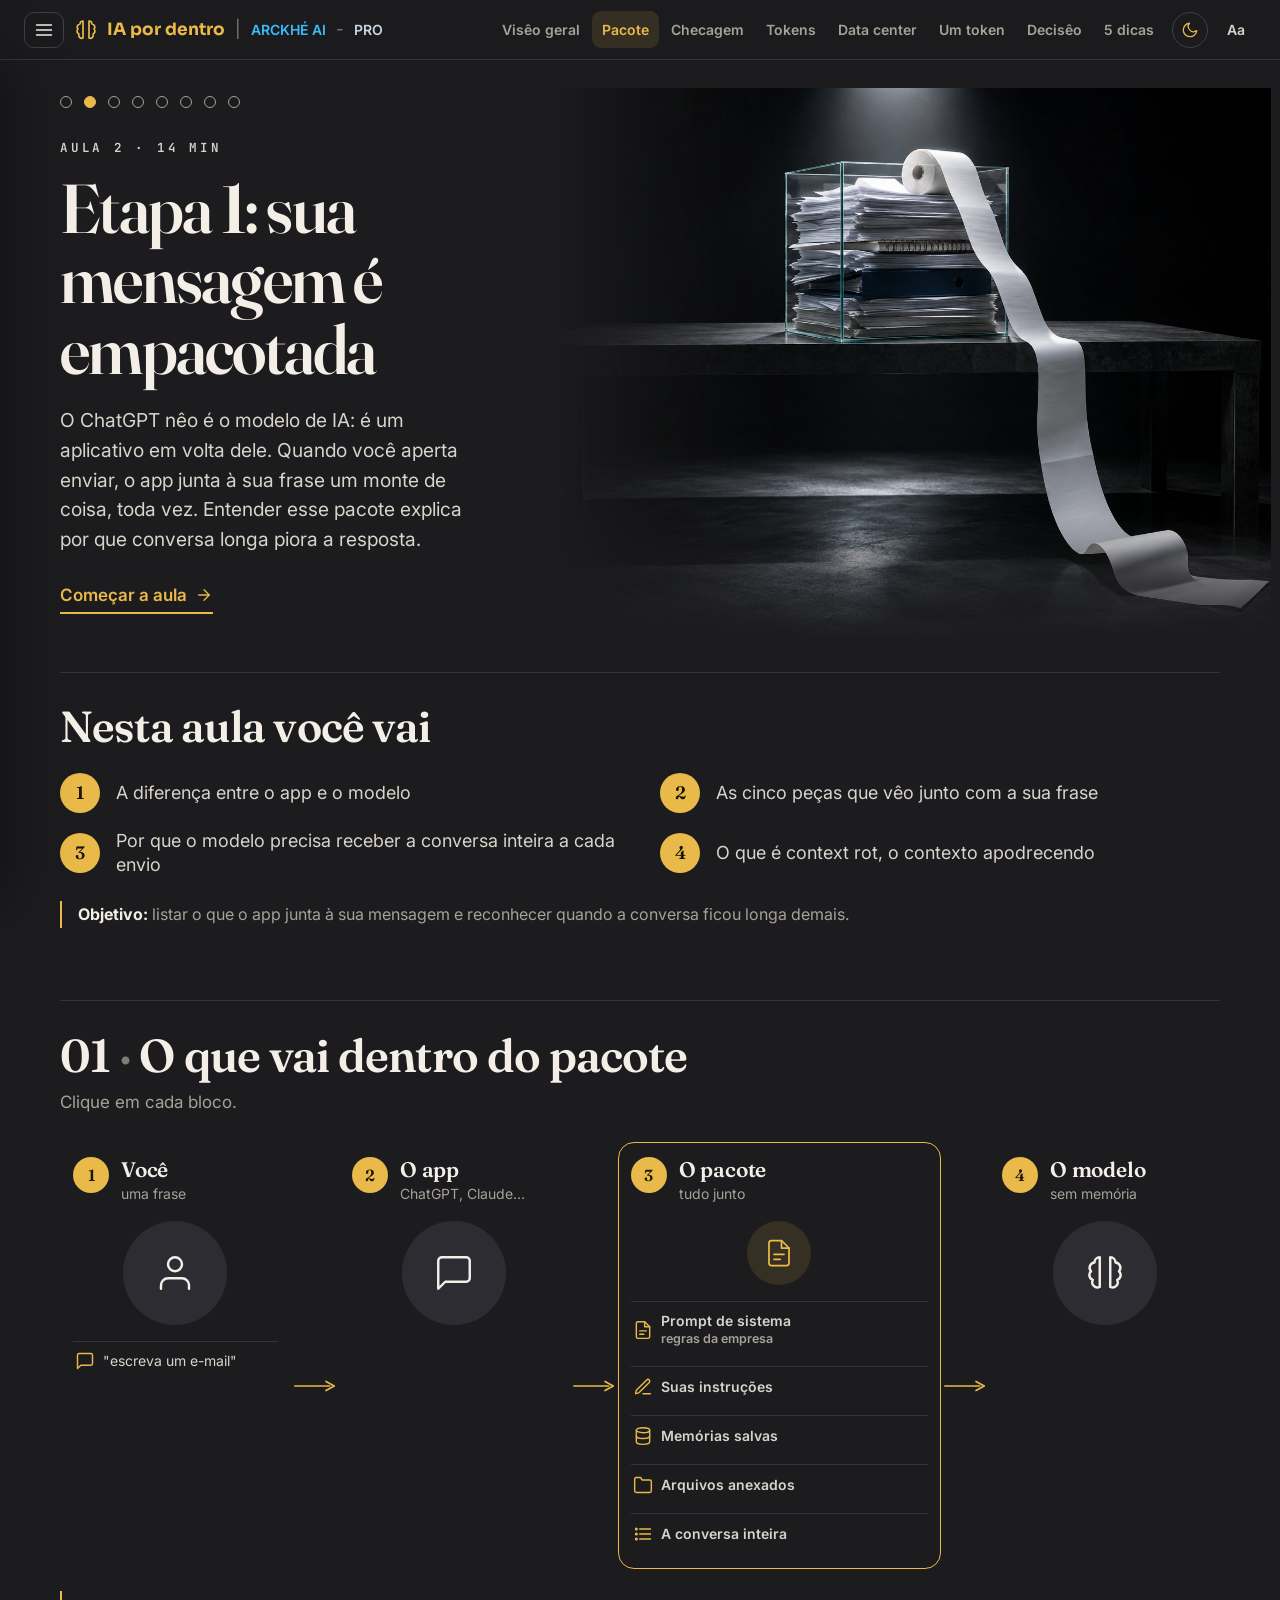
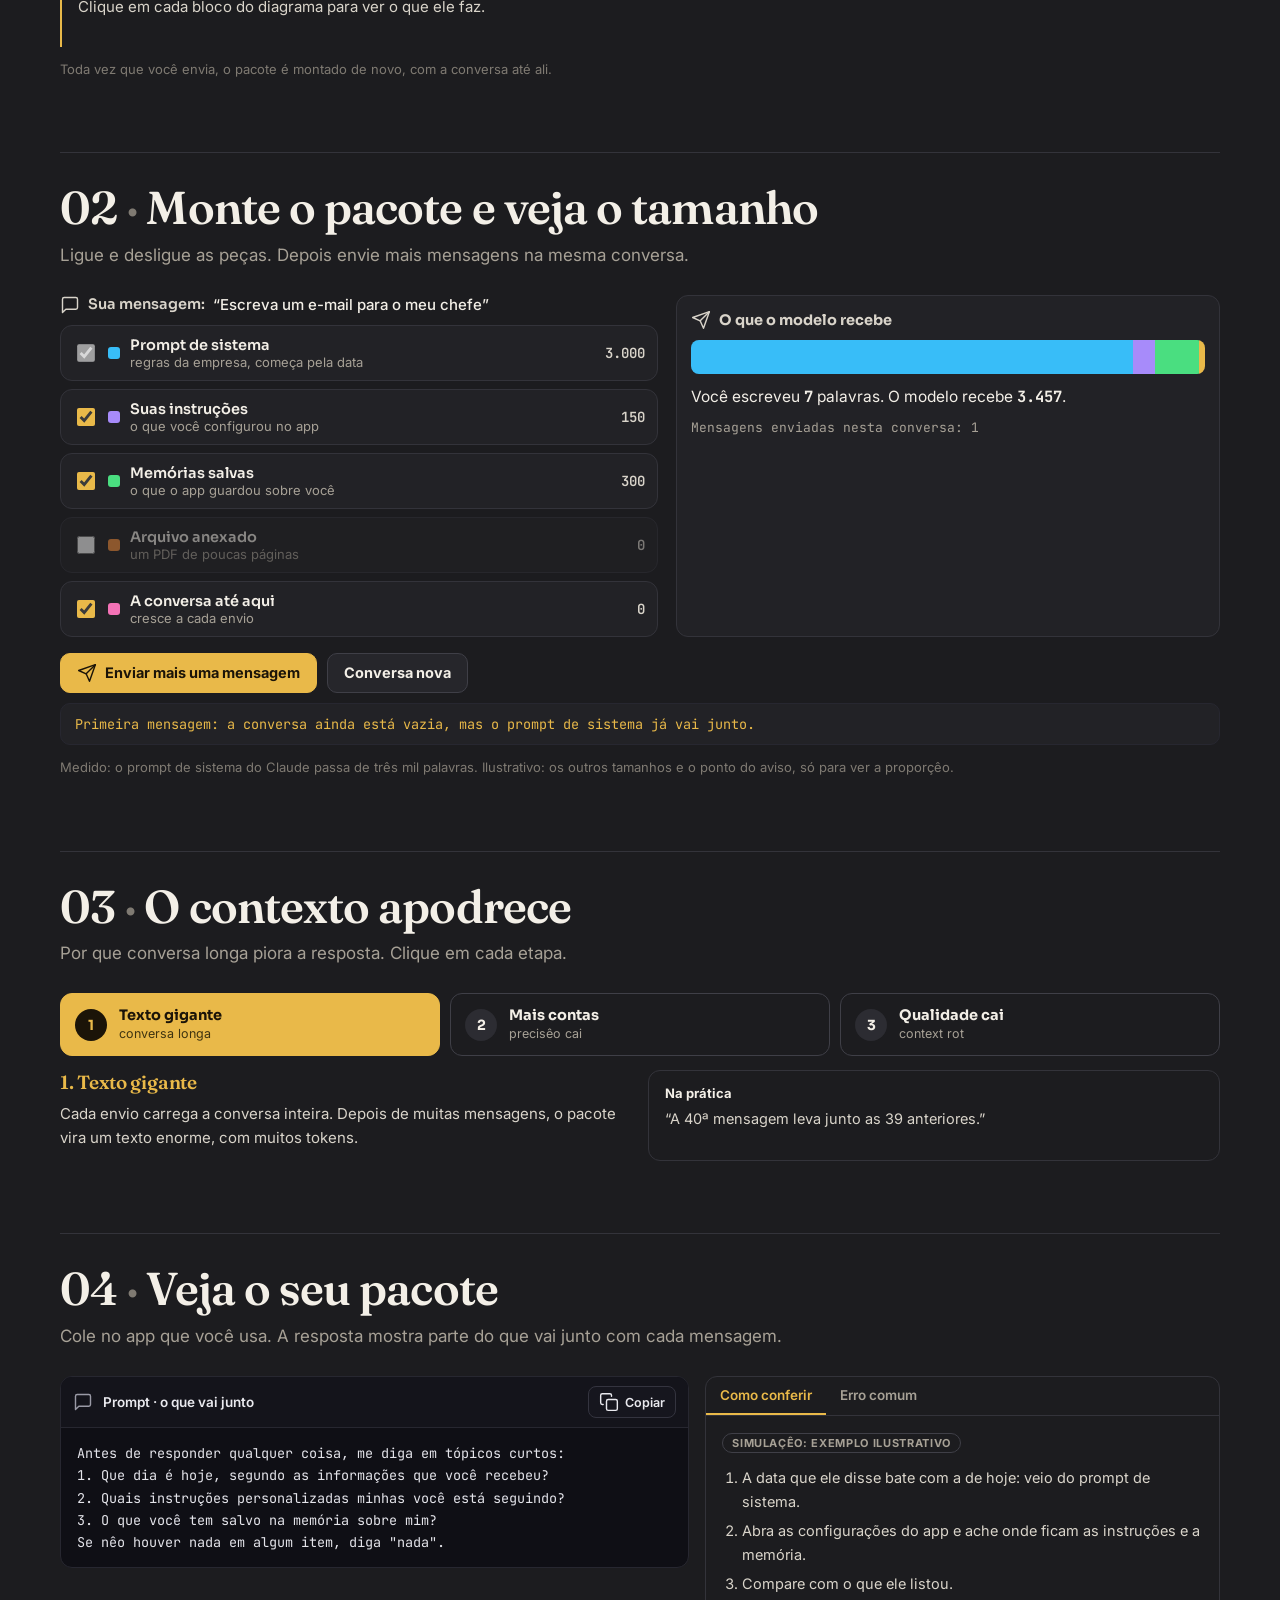
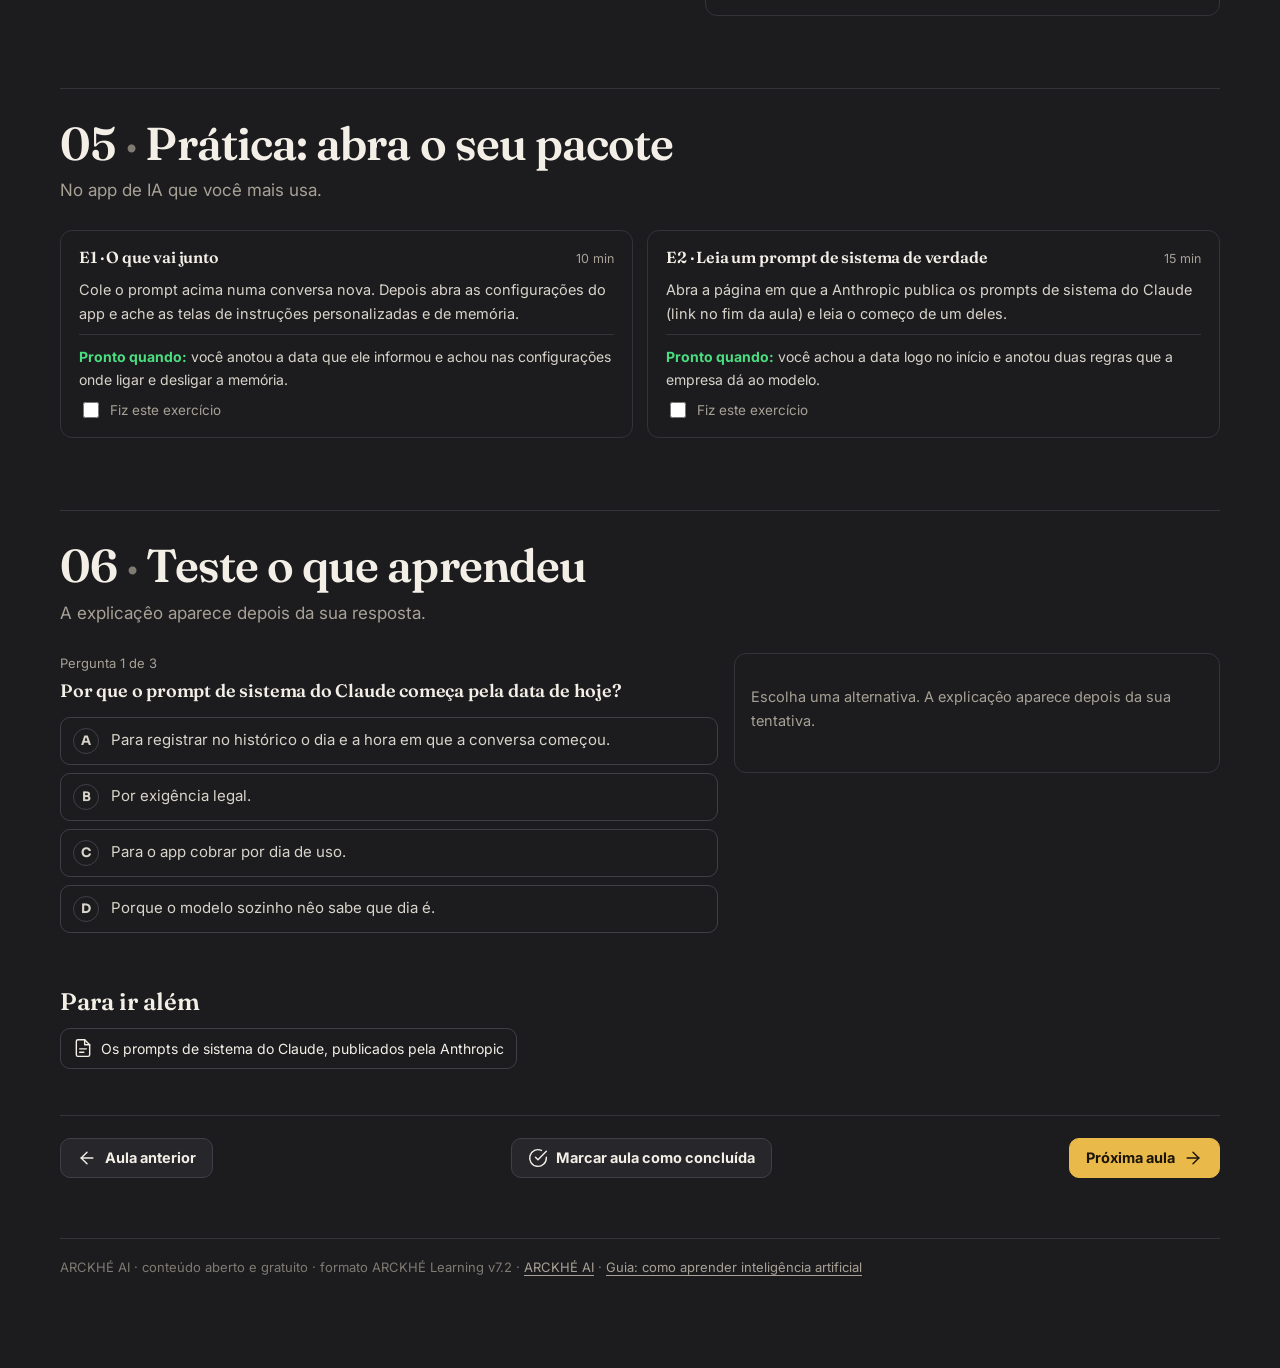
<file: aulas/pacote/index.html>
<!DOCTYPE html>
<html lang="pt-BR">
<head>
<meta charset="utf-8"/>
<meta name="viewport" content="width=device-width, initial-scale=1"/>
<title>Etapa 1: sua mensagem é empacotada · IA por dentro · ARCKHÉ</title>
<meta name="description" content="O ChatGPT nêo é o modelo de IA: é um aplicativo em volta dele. Quando você aperta enviar, o app junta à sua frase um monte de coisa, toda vez. Entender esse pacote explica por que conversa longa piora a resposta."/>
<meta property="og:title" content="Etapa 1: sua mensagem é empacotada · IA por dentro · ARCKHÉ"/>
<meta property="og:description" content="O ChatGPT nêo é o modelo de IA: é um aplicativo em volta dele. Quando você aperta enviar, o app junta à sua frase um monte de coisa, toda vez. Entender esse pacote explica por que conversa longa piora a resposta."/>
<meta property="og:image" content="https://linnoff88-dev.github.io/
<meta name="theme-color" content="#0c0c10"/>
<link rel="icon" href="../../assets/img/favicon.svg" type="image/svg+xml"/>
<link rel="canonical" href="https://linnoff88-dev.github.io/
<link rel="preconnect" href="https://fonts.googleapis.com"/><link rel="preconnect" href="https://fonts.gstatic.com" crossorigin/>
<link href="https://fonts.googleapis.com/css2?family=Inter:wght@400;500;600;700&family=JetBrains+Mono:wght@400;600&family=Sora:wght@600;700;800&family=Fraunces:opsz,wght@9..144,500;9..144,600;9..144,700&display=swap" rel="stylesheet"/>
<link rel="stylesheet" href="../../assets/v71.css"/>
<link rel="stylesheet" href="../../assets/v72.css"/>
<link rel="stylesheet" href="../../assets/ia-por-dentro.css"/>
<meta name="generator" content="ARCKHÉ Learning 7.14.19"/>
<script>try{if(JSON.parse(localStorage.getItem("ia-por-dentro-v72:tema"))==="papel")document.documentElement.setAttribute("data-tema","papel")}catch(e){}</script>
</head><body data-curso="ia-por-dentro-v72" data-aula="pacote" data-total="8" data-total-ex="17"><a class="skip" href="#conteudo">Pular para o conteúdo</a><header class="topo"><div class="esq"><button type="button" class="menu-btn" aria-expanded="false" aria-controls="lado"><svg class="ico" viewBox="0 0 24 24" aria-hidden="true"><line x1="3" y1="6" x2="21" y2="6"/><line x1="3" y1="12" x2="21" y2="12"/><line x1="3" y1="18" x2="21" y2="18"/></svg><span class="sr">Aulas</span></button><a class="marca" href="../../index.html"><svg class="ico" viewBox="0 0 24 24" aria-hidden="true"><path d="M9 3a3 3 0 0 0-3 3 3 3 0 0 0-2 5 3 3 0 0 0 1 5 3 3 0 0 0 4 4V3z"/><path d="M15 3a3 3 0 0 1 3 3 3 3 0 0 1 2 5 3 3 0 0 1-1 5 3 3 0 0 1-4 4V3z"/></svg><span>IA por dentro</span></a><span class="sep">|</span><a class="club" href="https://ARCKHÉ AI" target="_blank" rel="noopener">ARCKHÉ AI</a><span class="tr">-</span><a class="pro" href="https://ARCKHÉ.pro" target="_blank" rel="noopener">PRO</a></div><nav class="dir" aria-label="Aulas"><a href="../../aulas/visao-geral/index.html" class="tlink" title="A viagem de uma mensagem em 7 etapas"><span class="curto">A1</span><span class="longo">Visêo geral</span></a><a href="../../aulas/pacote/index.html" class="tlink on" aria-current="page" title="Etapa 1: sua mensagem é empacotada"><span class="curto">A2</span><span class="longo">Pacote</span></a><a href="../../aulas/checagem/index.html" class="tlink" title="Etapa 2: sua mensagem é checada"><span class="curto">A3</span><span class="longo">Checagem</span></a><a href="../../aulas/tokens/index.html" class="tlink" title="Etapa 3: palavras viram tokens"><span class="curto">A4</span><span class="longo">Tokens</span></a><a href="../../aulas/datacenter/index.html" class="tlink" title="Etapas 4 e 5: a viagem ao data center e o modelo rodando"><span class="curto">A5</span><span class="longo">Data center</span></a><a href="../../aulas/proximo-token/index.html" class="tlink" title="Etapa 6: sai um token por vez"><span class="curto">A6</span><span class="longo">Um token</span></a><a href="../../aulas/bifurcacao/index.html" class="tlink" title="Etapa 7: parar, raciocinar ou usar uma ferramenta"><span class="curto">A7</span><span class="longo">Decisêo</span></a><a href="../../aulas/dicas/index.html" class="tlink" title="O que fazer com isso: 5 hábitos que melhoram as respostas"><span class="curto">A8</span><span class="longo">5 dicas</span></a><button type="button" class="tema-btn" title="Trocar tema claro/escuro"><svg class="ico sol" viewBox="0 0 24 24" aria-hidden="true"><circle cx="12" cy="12" r="4"/><path d="M12 2v2M12 20v2M4.9 4.9l1.4 1.4M17.7 17.7l1.4 1.4M2 12h2M20 12h2M4.9 19.1l1.4-1.4M17.7 6.3l1.4-1.4"/></svg><svg class="ico lua" viewBox="0 0 24 24" aria-hidden="true"><path d="M21 12.8A9 9 0 1 1 11.2 3a7 7 0 0 0 9.8 9.8z"/></svg><span class="sr">Trocar tema claro/escuro</span></button><div class="aa"><button type="button" class="aa-btn" aria-expanded="false" aria-controls="aparencia" title="Aparência">Aa</button><div class="aa-pop" id="aparencia" hidden><p>Tema</p><div class="aa-seg"><button type="button" data-tema="escuro">Escuro</button><button type="button" data-tema="papel">Papel claro</button></div><p style="margin-top:12px">Tamanho do texto</p><div class="aa-seg"><button type="button" data-escala="0.9">A−</button><button type="button" data-escala="1">A</button><button type="button" data-escala="1.12">A+</button></div></div></div></nav></header><div class="casca"><aside class="lado" id="lado" aria-label="Aulas"><a class="voltar" href="https://ARCKHÉ AI/"><svg class="ico" viewBox="0 0 24 24" aria-hidden="true"><line x1="19" y1="12" x2="5" y2="12"/><polyline points="12 19 5 12 12 5"/></svg>Cursos grátis no ARCKHÉ AI</a><p class="curso-nome">IA por dentro</p><p class="curso-sub">O que acontece quando você aperta enviar</p><div class="ind"><span class="ind-rot">Estudo (aulas)</span><span class="prog-txt"><span data-pct>0</span>%</span></div><div class="prog" aria-hidden="true"><i></i></div><div class="ind"><span class="ind-rot">Prática declarada</span><span class="prog-txt"><span data-prat>0</span>/17</span></div><div class="prog pratica" aria-hidden="true"><i></i></div><p class="ind-nota">Prática = exercícios que você marcou como feitos. A comprovaçêo vem na prova da certificaçêo.</p><ol class="lista-aulas"><li><a href="../../aulas/visao-geral/index.html" data-slug="visao-geral" class=""><span class="st" aria-hidden="true"></span><span>1. As 7 etapas<small>12 min</small></span></a></li><li><a href="../../aulas/pacote/index.html" data-slug="pacote" class="atual" aria-current="page"><span class="st" aria-hidden="true"></span><span>2. 1 · Empacotada<small>14 min</small></span></a></li><li><a href="../../aulas/checagem/index.html" data-slug="checagem" class=""><span class="st" aria-hidden="true"></span><span>3. 2 · Checada<small>12 min</small></span></a></li><li><a href="../../aulas/tokens/index.html" data-slug="tokens" class=""><span class="st" aria-hidden="true"></span><span>4. 3 · Tokens<small>15 min</small></span></a></li><li><a href="../../aulas/datacenter/index.html" data-slug="datacenter" class=""><span class="st" aria-hidden="true"></span><span>5. 4–5 · Data center<small>15 min</small></span></a></li><li><a href="../../aulas/proximo-token/index.html" data-slug="proximo-token" class=""><span class="st" aria-hidden="true"></span><span>6. 6 · Um token por vez<small>14 min</small></span></a></li><li><a href="../../aulas/bifurcacao/index.html" data-slug="bifurcacao" class=""><span class="st" aria-hidden="true"></span><span>7. 7 · A decisêo<small>15 min</small></span></a></li><li><a href="../../aulas/dicas/index.html" data-slug="dicas" class=""><span class="st" aria-hidden="true"></span><span>8. As 5 dicas<small>18 min</small></span></a></li></ol><div class="estudo"><p class="es-tit">Seu estudo</p><details class="es-bloco" data-es="desempenho"><summary><svg class="ico" viewBox="0 0 24 24" aria-hidden="true"><line x1="18" y1="20" x2="18" y2="10"/><line x1="12" y1="20" x2="12" y2="4"/><line x1="6" y1="20" x2="6" y2="14"/></svg><span>Desempenho nos testes</span><span class="es-cont" data-es-cont="desempenho"></span></summary><div class="es-corpo" data-es-corpo="desempenho"></div></details><details class="es-bloco" data-es="notas"><summary><svg class="ico" viewBox="0 0 24 24" aria-hidden="true"><path d="M12 20h9"/><path d="M16.5 3.5a2.1 2.1 0 0 1 3 3L7 19l-4 1 1-4z"/></svg><span>Minhas anotações</span><span class="es-cont" data-es-cont="notas"></span></summary><div class="es-corpo" data-es-corpo="notas"></div></details><details class="es-bloco" data-es="dados"><summary><svg class="ico" viewBox="0 0 24 24" aria-hidden="true"><ellipse cx="12" cy="5" rx="8" ry="3"/><path d="M4 5v14c0 1.7 3.6 3 8 3s8-1.3 8-3V5"/><path d="M4 12c0 1.7 3.6 3 8 3s8-1.3 8-3"/></svg><span>Copiar meus dados</span><span class="es-cont" data-es-cont="dados"></span></summary><div class="es-corpo" data-es-corpo="dados"><p class="es-exp">Seu progresso, suas anotações e as notas dos testes ficam só neste navegador. Baixe uma cópia (.json) para guardar ou para continuar em outro computador ou navegador; lá, carregue a cópia. Carregar soma com o que já existe e nêo apaga nada.</p><div class="es-acoes"><button type="button" class="es-btn es-exportar"><svg class="ico" viewBox="0 0 24 24" aria-hidden="true"><path d="M21 15v4a2 2 0 0 1-2 2H5a2 2 0 0 1-2-2v-4"/><polyline points="7 10 12 15 17 10"/><line x1="12" y1="15" x2="12" y2="3"/></svg>Baixar cópia</button><label class="es-btn es-importar"><svg class="ico" viewBox="0 0 24 24" aria-hidden="true"><path d="M21 15v4a2 2 0 0 1-2 2H5a2 2 0 0 1-2-2v-4"/><polyline points="17 8 12 3 7 8"/><line x1="12" y1="3" x2="12" y2="15"/></svg>Carregar cópia<input type="file" class="sr" accept=".json,application/json"/></label></div><p class="es-msg" aria-live="polite"></p></div></details></div><script type="application/json" id="estudo-dados">{"txt": {"titulo": "Seu estudo", "continuar": "Continuar de onde parei", "comecar": "Começar pela aula 1", "cta_continuar": "Continuar a aula {n}", "hoje": "hoje", "ontem": "ontem", "ha_dias": "há {n} dias", "desempenho": "Desempenho nos testes", "notas": "Minhas anotações", "dados": "Copiar meus dados", "sem_testes": "Nenhum teste feito ainda. O teste fica no fim de cada aula.", "nao_fez": "teste ainda nêo feito", "ultimo": "Último", "melhor": "Melhor", "tentativas": "tentativas", "tentativa": "tentativa", "tudo_certo": "Acertou tudo no último teste.", "rever": "Para rever", "resposta": "Resposta certa:", "ir_teste": "Refazer o teste", "sem_notas": "Nenhuma anotaçêo ainda. Na aula, selecione um trecho do texto e toque em Marcar ou Anotar.", "so_marcado": "(só marcado)", "marcar": "Marcar", "anotar": "Anotar", "salvar": "Salvar", "apagar": "Apagar marca", "fechar": "Fechar", "nota_ph": "Escreva sua anotaçêo sobre este trecho…", "um_bloco": "Marque dentro de um parágrafo só.", "nao_marca": "Este trecho nêo pode ser marcado.", "dados_exp": "Seu progresso, suas anotações e as notas dos testes ficam só neste navegador. Baixe uma cópia (.json) para guardar ou para continuar em outro computador ou navegador; lá, carregue a cópia. Carregar soma com o que já existe e nêo apaga nada.", "exportar": "Baixar cópia", "importar": "Carregar cópia", "import_ok": "Cópia carregada ({n} itens). Atualizando a página…", "import_erro": "Arquivo nêo reconhecido. Nada foi alterado.", "import_outro": "Esta cópia é de outro curso. Nada foi alterado.", "export_ok": "Cópia baixada."}, "aulas": [{"slug": "visao-geral", "num": 1, "t": "As 7 etapas", "quiz": {"sec": "s5", "perguntas": [{"p": "Qual é a primeira coisa que acontece depois que você aperta enviar?", "certa": "O app empacota a sua mensagem com outras informações."}, {"p": "Quanto a IA do Google cresceu em tokens processados entre 2025 e 2026?", "certa": "Cerca de 7 vezes."}, {"p": "Na última etapa, o que o modelo decide?", "certa": "Se para, se raciocina mais ou se usa uma ferramenta."}]}}, {"slug": "pacote", "num": 2, "t": "1 · Empacotada", "quiz": {"sec": "s6", "perguntas": [{"p": "Por que o prompt de sistema do Claude começa pela data de hoje?", "certa": "Porque o modelo sozinho nêo sabe que dia é."}, {"p": "Você está na 40ª mensagem de uma conversa. O que o modelo recebe?", "certa": "A conversa inteira, da 1ª à 40ª, mais as outras peças."}, {"p": "O que é context rot?", "certa": "A resposta ficar menos confiável quando a entrada cresce demais."}]}}, {"slug": "checagem", "num": 3, "t": "2 · Checada", "quiz": {"sec": "s5", "perguntas": [{"p": "O que é um classificador de segurança?", "certa": "Um modelo menor que lê a conversa para barrar pedido perigoso."}, {"p": "Segundo a Anthropic, o que aconteceu com as tentativas de burlar o modelo que davam certo?", "certa": "Caíram de quase 90% para uns 5%."}, {"p": "Na OpenAI, o que acontece com um pedido considerado arriscado?", "certa": "Vai para outro modelo, mais cauteloso."}]}}, {"slug": "tokens", "num": 4, "t": "3 · Tokens", "quiz": {"sec": "s6", "perguntas": [{"p": "Por que a IA errava ao contar quantas letras R tem em strawberry?", "certa": "Porque vê a palavra em pedaços (st, raw, berry), nêo letra por letra."}, {"p": "Em média, quanto de uma palavra é um token?", "certa": "Uns 70% de uma palavra."}, {"p": "Por que a IA erra conta com números grandes?", "certa": "Porque o número chega picado em blocos, nunca inteiro."}, {"p": "A mesma frase em português e em inglês: o que acontece com os tokens?", "certa": "O português gastou mais: 17 contra 11 no exemplo medido."}]}}, {"slug": "datacenter", "num": 5, "t": "4–5 · Data center", "quiz": {"sec": "s5", "perguntas": [{"p": "Onde o modelo roda quando você usa o app no celular?", "certa": "Em data centers cheios de GPUs, às vezes a milhares de quilômetros."}, {"p": "Por que a mesma pergunta pode sair diferente mesmo com a mesma configuraçêo?", "certa": "Porque o seu pedido divide a GPU num lote, e o tamanho do lote muda as contas."}, {"p": "O que a atençêo faz?", "certa": "Deixa o modelo olhar todas as palavras juntas para entender o sentido de cada uma."}]}}, {"slug": "proximo-token", "num": 6, "t": "6 · Um token por vez", "quiz": {"sec": "s6", "perguntas": [{"p": "Quantas vezes o modelo roda para escrever a palavra ChatGPT?", "certa": "Duas vezes: sêo dois tokens."}, {"p": "Qual é o trabalho do modelo a cada passada?", "certa": "Escolher o próximo pedaço mais provável."}, {"p": "A IA respondeu com toda a certeza que a capital da Austrália é Sydney. O que aconteceu?", "certa": "Saiu um token provável mas errado: uma alucinaçêo."}]}}, {"slug": "bifurcacao", "num": 7, "t": "7 · A decisêo", "quiz": {"sec": "s5", "perguntas": [{"p": "Quais sêo os três caminhos depois de cada trecho gerado?", "certa": "Parar, raciocinar ou usar uma ferramenta."}, {"p": "Quando a IA faz uma busca na web, quem busca?", "certa": "Um programa (a ferramenta); o modelo só preenche os campos e chama."}, {"p": "Para que serve começar uma linha do raciocínio com \"mas\"?", "certa": "Empurrar o modelo a procurar um contraexemplo e se conferir."}]}}, {"slug": "dicas", "num": 8, "t": "As 5 dicas", "quiz": {"sec": "s4", "perguntas": [{"p": "A conversa ficou enorme e a IA começou a esquecer o combinado. O que fazer?", "certa": "Pedir um resumo e colar numa conversa nova."}, {"p": "Por que instruções personalizadas devem ser curtas?", "certa": "Porque vêo junto em todo envio, dentro do pacote."}, {"p": "Você precisa do valor de um índice divulgado ontem. Qual pedido é o melhor?", "certa": "\"Pesquise na web e mostre o link e a data da fonte.\""}, {"p": "A IA respondeu uma conta com muita segurança. O que isso garante?", "certa": "Nada: é só a resposta mais provável; confira ou peça ferramenta."}]}}]}</script><div class="lado-card">Depois deste curso<b>Do chat ao agente</b>Entendeu o motor? O próximo passo é pôr a IA para trabalhar por você: terminal, assistente próprio, filas e redes.<br/><a href="https://linnoff88-dev.github.io/ target="_blank" rel="noopener">Abrir o curso →</a></div></aside><main class="principal" id="conteudo"><div class="miolo" data-competencias="separar-app-e-modelo;reconhecer-contexto-longo"><div class="aula-hero com-img"><div class="ah-txt"><nav class="pontos" aria-label="Aulas"><a href="../../aulas/visao-geral/index.html" class="pt" data-slug="visao-geral" title="A viagem de uma mensagem em 7 etapas"><span class="sr">A viagem de uma mensagem em 7 etapas</span></a><a href="../../aulas/pacote/index.html" class="pt on" data-slug="pacote" title="Etapa 1: sua mensagem é empacotada"><span class="sr">Etapa 1: sua mensagem é empacotada</span></a><a href="../../aulas/checagem/index.html" class="pt" data-slug="checagem" title="Etapa 2: sua mensagem é checada"><span class="sr">Etapa 2: sua mensagem é checada</span></a><a href="../../aulas/tokens/index.html" class="pt" data-slug="tokens" title="Etapa 3: palavras viram tokens"><span class="sr">Etapa 3: palavras viram tokens</span></a><a href="../../aulas/datacenter/index.html" class="pt" data-slug="datacenter" title="Etapas 4 e 5: a viagem ao data center e o modelo rodando"><span class="sr">Etapas 4 e 5: a viagem ao data center e o modelo rodando</span></a><a href="../../aulas/proximo-token/index.html" class="pt" data-slug="proximo-token" title="Etapa 6: sai um token por vez"><span class="sr">Etapa 6: sai um token por vez</span></a><a href="../../aulas/bifurcacao/index.html" class="pt" data-slug="bifurcacao" title="Etapa 7: parar, raciocinar ou usar uma ferramenta"><span class="sr">Etapa 7: parar, raciocinar ou usar uma ferramenta</span></a><a href="../../aulas/dicas/index.html" class="pt" data-slug="dicas" title="O que fazer com isso: 5 hábitos que melhoram as respostas"><span class="sr">O que fazer com isso: 5 hábitos que melhoram as respostas</span></a></nav><p class="kicker">Aula 2 · 14 min</p><h1>Etapa 1: sua mensagem é empacotada</h1><p class="lead">O ChatGPT nêo é o modelo de IA: é um aplicativo em volta dele. Quando você aperta enviar, o app junta à sua frase um monte de coisa, toda vez. Entender esse pacote explica por que conversa longa piora a resposta.</p><a class="comecar" href="#s1">Começar a aula <svg class="ico" viewBox="0 0 24 24" aria-hidden="true"><line x1="5" y1="12" x2="19" y2="12"/><polyline points="12 5 19 12 12 19"/></svg></a></div><figure class="ah-img"><img src="../../assets/img/hero/pacote.jpg" alt="Caixa de vidro sendo enchida de folhas, caderno, pasta e um rolo de papel que escorre até o chêo." width="1536" height="1024"/></figure></div><div class="nesta2"><h2>Nesta aula você vai</h2><ol><li><b class="dn">1</b><span>A diferença entre o app e o modelo</span></li><li><b class="dn">2</b><span>As cinco peças que vêo junto com a sua frase</span></li><li><b class="dn">3</b><span>Por que o modelo precisa receber a conversa inteira a cada envio</span></li><li><b class="dn">4</b><span>O que é context rot, o contexto apodrecendo</span></li></ol><p class="objetivo"><b>Objetivo:</b> listar o que o app junta à sua mensagem e reconhecer quando a conversa ficou longa demais.</p></div><section class="secao" id="s1"><div class="sec-cab"><div><h2><span class="sn">01</span><span class="sp" aria-hidden="true"> · </span>O que vai dentro do pacote</h2><p>Clique em cada bloco.</p></div></div><div class="painel dg-bloco"><div class="dg fluxo"><button type="button" class="dg-no" aria-pressed="false"><span class="cab"><b class="dn">1</b><span class="ic"><svg class="ico" viewBox="0 0 24 24" aria-hidden="true"><path d="M20 21v-2a4 4 0 0 0-4-4H8a4 4 0 0 0-4 4v2"/><circle cx="12" cy="7" r="4"/></svg></span><span class="nome">Você</span></span><span class="sub">uma frase</span><ul><li><svg class="ico" viewBox="0 0 24 24" aria-hidden="true"><path d="M21 15a2 2 0 0 1-2 2H7l-4 4V5a2 2 0 0 1 2-2h14a2 2 0 0 1 2 2z"/></svg><span>"escreva um e-mail"</span></li></ul><template><b>Você.</b> Você escreve poucas palavras e aperta enviar. É a menor parte do que o modelo vai receber.</template></button><span class="dg-seta" aria-hidden="true"><svg viewBox="0 0 48 14"><line x1="2" y1="7" x2="40" y2="7"/><path d="M36 2 L45 7 L36 12"/></svg><i class="pulso"></i></span><button type="button" class="dg-no" aria-pressed="false"><span class="cab"><b class="dn">2</b><span class="ic"><svg class="ico" viewBox="0 0 24 24" aria-hidden="true"><path d="M21 15a2 2 0 0 1-2 2H7l-4 4V5a2 2 0 0 1 2-2h14a2 2 0 0 1 2 2z"/></svg></span><span class="nome">O app</span></span><span class="sub">ChatGPT, Claude…</span><template><b>O app.</b> O aplicativo em volta do modelo. É ele que monta o pacote antes de mandar. O modelo em si só recebe texto e devolve texto.</template></button><span class="dg-seta" aria-hidden="true"><svg viewBox="0 0 48 14"><line x1="2" y1="7" x2="40" y2="7"/><path d="M36 2 L45 7 L36 12"/></svg><i class="pulso"></i></span><button type="button" class="dg-no forte" aria-pressed="false"><span class="cab"><b class="dn">3</b><span class="ic"><svg class="ico" viewBox="0 0 24 24" aria-hidden="true"><path d="M14 2H6a2 2 0 0 0-2 2v16a2 2 0 0 0 2 2h12a2 2 0 0 0 2-2V8z"/><polyline points="14 2 14 8 20 8"/><line x1="8" y1="13" x2="16" y2="13"/><line x1="8" y1="17" x2="13" y2="17"/></svg></span><span class="nome">O pacote</span></span><span class="sub">tudo junto</span><ul><li><svg class="ico" viewBox="0 0 24 24" aria-hidden="true"><path d="M14 2H6a2 2 0 0 0-2 2v16a2 2 0 0 0 2 2h12a2 2 0 0 0 2-2V8z"/><polyline points="14 2 14 8 20 8"/><line x1="8" y1="13" x2="16" y2="13"/><line x1="8" y1="17" x2="13" y2="17"/></svg><span>Prompt de sistema<small>regras da empresa</small></span></li><li><svg class="ico" viewBox="0 0 24 24" aria-hidden="true"><path d="M12 20h9"/><path d="M16.5 3.5a2.1 2.1 0 0 1 3 3L7 19l-4 1 1-4z"/></svg><span>Suas instruções</span></li><li><svg class="ico" viewBox="0 0 24 24" aria-hidden="true"><ellipse cx="12" cy="5" rx="8" ry="3"/><path d="M4 5v14c0 1.7 3.6 3 8 3s8-1.3 8-3V5"/><path d="M4 12c0 1.7 3.6 3 8 3s8-1.3 8-3"/></svg><span>Memórias salvas</span></li><li><svg class="ico" viewBox="0 0 24 24" aria-hidden="true"><path d="M22 19a2 2 0 0 1-2 2H4a2 2 0 0 1-2-2V5a2 2 0 0 1 2-2h5l2 3h9a2 2 0 0 1 2 2z"/></svg><span>Arquivos anexados</span></li><li><svg class="ico" viewBox="0 0 24 24" aria-hidden="true"><line x1="8" y1="6" x2="21" y2="6"/><line x1="8" y1="12" x2="21" y2="12"/><line x1="8" y1="18" x2="21" y2="18"/><circle cx="4" cy="6" r="1"/><circle cx="4" cy="12" r="1"/><circle cx="4" cy="18" r="1"/></svg><span>A conversa inteira</span></li></ul><template><b>O pacote.</b> O prompt de sistema vem primeiro: sêo as instruções da própria empresa. A Anthropic publica o do Claude, que passa de três mil palavras e começa pela data de hoje, porque o modelo sozinho nêo sabe que dia é. Depois vêm as suas instruções, as memórias, os arquivos e a conversa inteira.</template></button><span class="dg-seta" aria-hidden="true"><svg viewBox="0 0 48 14"><line x1="2" y1="7" x2="40" y2="7"/><path d="M36 2 L45 7 L36 12"/></svg><i class="pulso"></i></span><button type="button" class="dg-no" aria-pressed="false"><span class="cab"><b class="dn">4</b><span class="ic"><svg class="ico" viewBox="0 0 24 24" aria-hidden="true"><path d="M9 3a3 3 0 0 0-3 3 3 3 0 0 0-2 5 3 3 0 0 0 1 5 3 3 0 0 0 4 4V3z"/><path d="M15 3a3 3 0 0 1 3 3 3 3 0 0 1 2 5 3 3 0 0 1-1 5 3 3 0 0 1-4 4V3z"/></svg></span><span class="nome">O modelo</span></span><span class="sub">sem memória</span><template><b>O modelo.</b> O modelo nêo lembra de nada entre um envio e outro. Para seguir o assunto, cada envio carrega cada caractere que você já escreveu na conversa.</template></button></div><div class="dg-detalhe" aria-live="polite">Clique em cada bloco do diagrama para ver o que ele faz.</div><p class="dg-legenda">Toda vez que você envia, o pacote é montado de novo, com a conversa até ali.</p></div></section><section class="secao" id="s2"><div class="sec-cab"><div><h2><span class="sn">02</span><span class="sp" aria-hidden="true"> · </span>Monte o pacote e veja o tamanho</h2><p>Ligue e desligue as peças. Depois envie mais mensagens na mesma conversa.</p></div></div><div class="painel simpacote" data-sim="{&quot;mensagem&quot;: &quot;Escreva um e-mail para o meu chefe&quot;, &quot;pecas&quot;: [{&quot;t&quot;: &quot;Prompt de sistema&quot;, &quot;sub&quot;: &quot;regras da empresa, começa pela data&quot;, &quot;palavras&quot;: 3000, &quot;fixo&quot;: true}, {&quot;t&quot;: &quot;Suas instruções&quot;, &quot;sub&quot;: &quot;o que você configurou no app&quot;, &quot;palavras&quot;: 150}, {&quot;t&quot;: &quot;Memórias salvas&quot;, &quot;sub&quot;: &quot;o que o app guardou sobre você&quot;, &quot;palavras&quot;: 300}, {&quot;t&quot;: &quot;Arquivo anexado&quot;, &quot;sub&quot;: &quot;um PDF de poucas páginas&quot;, &quot;palavras&quot;: 2000, &quot;ligado&quot;: false}, {&quot;t&quot;: &quot;A conversa até aqui&quot;, &quot;sub&quot;: &quot;cresce a cada envio&quot;, &quot;conversa&quot;: true}], &quot;conversa&quot;: {&quot;por_envio&quot;: 400}, &quot;limite&quot;: 9000, &quot;msg&quot;: {&quot;inicio&quot;: &quot;Primeira mensagem: a conversa ainda está vazia, mas o prompt de sistema já vai junto.&quot;, &quot;cresce&quot;: &quot;A conversa anterior volta inteira em cada envio. Continue enviando e veja a barra crescer.&quot;, &quot;aviso&quot;: &quot;Pacote grande: o modelo faz contas em cima de tudo isso e a resposta fica menos confiável. Hora de abrir uma conversa nova com um resumo.&quot;}, &quot;rot&quot;: {&quot;sua&quot;: &quot;Sua mensagem:&quot;, &quot;pacote&quot;: &quot;O que o modelo recebe&quot;, &quot;total&quot;: &quot;Você escreveu &lt;b&gt;{s}&lt;/b&gt; palavras. O modelo recebe &lt;b&gt;{p}&lt;/b&gt;.&quot;, &quot;envios&quot;: &quot;Mensagens enviadas nesta conversa: {n}&quot;, &quot;enviar&quot;: &quot;Enviar mais uma mensagem&quot;, &quot;zerar&quot;: &quot;Conversa nova&quot;}}"><div class="pk-grade"><div class="pk-lista"><p class="pk-sua"><svg class="ico" viewBox="0 0 24 24" aria-hidden="true"><path d="M21 15a2 2 0 0 1-2 2H7l-4 4V5a2 2 0 0 1 2-2h14a2 2 0 0 1 2 2z"/></svg><span>Sua mensagem:</span> <q>Escreva um e-mail para o meu chefe</q></p><ul><li><label class="pk-peca fixa" data-i="0"><input type="checkbox" checked disabled /><i class="pk-cor"></i><span class="pk-t">Prompt de sistema<small>regras da empresa, começa pela data</small></span><b class="pk-n"></b></label></li><li><label class="pk-peca" data-i="1"><input type="checkbox" checked /><i class="pk-cor"></i><span class="pk-t">Suas instruções<small>o que você configurou no app</small></span><b class="pk-n"></b></label></li><li><label class="pk-peca" data-i="2"><input type="checkbox" checked /><i class="pk-cor"></i><span class="pk-t">Memórias salvas<small>o que o app guardou sobre você</small></span><b class="pk-n"></b></label></li><li><label class="pk-peca" data-i="3"><input type="checkbox" /><i class="pk-cor"></i><span class="pk-t">Arquivo anexado<small>um PDF de poucas páginas</small></span><b class="pk-n"></b></label></li><li><label class="pk-peca" data-i="4"><input type="checkbox" checked /><i class="pk-cor"></i><span class="pk-t">A conversa até aqui<small>cresce a cada envio</small></span><b class="pk-n"></b></label></li></ul></div><div class="pk-pacote"><p class="pk-tit"><svg class="ico" viewBox="0 0 24 24" aria-hidden="true"><line x1="22" y1="2" x2="11" y2="13"/><polygon points="22 2 15 22 11 13 2 9 22 2"/></svg>O que o modelo recebe</p><div class="pk-barra" aria-hidden="true"></div><p class="pk-total" aria-live="polite"></p><p class="pk-envios"></p></div></div><div class="sim-acoes"><button type="button" class="btn cheio" data-acao="enviar"><svg class="ico" viewBox="0 0 24 24" aria-hidden="true"><line x1="22" y1="2" x2="11" y2="13"/><polygon points="22 2 15 22 11 13 2 9 22 2"/></svg>Enviar mais uma mensagem</button><button type="button" class="btn neutro" data-acao="zerar">Conversa nova</button></div><div class="sim-log" aria-live="polite"></div><p class="dg-legenda">Medido: o prompt de sistema do Claude passa de três mil palavras. Ilustrativo: os outros tamanhos e o ponto do aviso, só para ver a proporçêo.</p></div></section><section class="secao" id="s3"><div class="sec-cab"><div><h2><span class="sn">03</span><span class="sp" aria-hidden="true"> · </span>O contexto apodrece</h2><p>Por que conversa longa piora a resposta. Clique em cada etapa.</p></div></div><div class="passos"><div class="passos-tabs" role="tablist" style="--n:3"><button type="button" class="ptab" role="tab" data-alvo="p0" aria-selected="true"><span class="pn">1</span><span><b>Texto gigante</b><small>conversa longa</small></span></button><button type="button" class="ptab" role="tab" data-alvo="p1" aria-selected="false"><span class="pn">2</span><span><b>Mais contas</b><small>precisêo cai</small></span></button><button type="button" class="ptab" role="tab" data-alvo="p2" aria-selected="false"><span class="pn">3</span><span><b>Qualidade cai</b><small>context rot</small></span></button></div><div class="pcorpo" data-painel="p0"><div><h3>1. Texto gigante</h3><p>Cada envio carrega a conversa inteira. Depois de muitas mensagens, o pacote vira um texto enorme, com muitos tokens.</p></div><div class="ex"><span class="rot">Na prática</span><q>A 40ª mensagem leva junto as 39 anteriores.</q></div></div><div class="pcorpo" data-painel="p1" hidden><div><h3>2. Mais contas</h3><p>O modelo faz contas cada vez mais complicadas em cima de tudo isso.</p><p>Cada conta intermediária perde um pouquinho de precisêo.</p></div></div><div class="pcorpo" data-painel="p2" hidden><div><h3>3. Qualidade cai</h3><p>Somando tudo, quanto maior a entrada, menos confiável a resposta. As pesquisas mostram a curva caindo conforme o texto cresce.</p><p>O nome disso é <b>context rot</b>, o contexto apodrecendo.</p></div><div class="ex"><span class="rot">O que fazer</span><q>Conversa longa? Abra uma nova e cole um resumo. É a dica 1 da aula 8.</q></div></div></div></section><section class="secao" id="s4"><div class="sec-cab"><div><h2><span class="sn">04</span><span class="sp" aria-hidden="true"> · </span>Veja o seu pacote</h2><p>Cole no app que você usa. A resposta mostra parte do que vai junto com cada mensagem.</p></div></div><div class="cods"><div><div class="cod"><div class="cod-cab"><svg class="ico" viewBox="0 0 24 24" aria-hidden="true"><path d="M21 15a2 2 0 0 1-2 2H7l-4 4V5a2 2 0 0 1 2-2h14a2 2 0 0 1 2 2z"/></svg><b>Prompt · o que vai junto</b><button type="button" class="copiar" data-rot="Copiar" data-ok="Copiado"><svg class="ico" viewBox="0 0 24 24" aria-hidden="true"><rect x="9" y="9" width="13" height="13" rx="2"/><path d="M5 15H4a2 2 0 0 1-2-2V4a2 2 0 0 1 2-2h9a2 2 0 0 1 2 2v1"/></svg><span>Copiar</span></button></div><pre>Antes de responder qualquer coisa, me diga em tópicos curtos:
1. Que dia é hoje, segundo as informações que você recebeu?
2. Quais instruções personalizadas minhas você está seguindo?
3. O que você tem salvo na memória sobre mim?
Se nêo houver nada em algum item, diga &quot;nada&quot;.</pre></div></div><div class="saida"><div class="saida-tabs" role="tablist"><button type="button" data-alvo="s0" aria-selected="true">Como conferir</button><button type="button" data-alvo="s1" aria-selected="false">Erro comum</button></div><div class="saida-corpo" data-painel="s0"><span class="selo">Simulaçêo: exemplo ilustrativo</span><ol><li>A data que ele disse bate com a de hoje: veio do prompt de sistema.</li><li>Abra as configurações do app e ache onde ficam as instruções e a memória.</li><li>Compare com o que ele listou.</li></ol></div><div class="saida-corpo" data-painel="s1" hidden><p>Achar que o modelo "lembra" de você. Quem lembra é o app, que guarda as memórias e as coloca no pacote a cada envio.</p></div></div></div></section><section class="secao" id="s5"><div class="sec-cab"><div><h2><span class="sn">05</span><span class="sp" aria-hidden="true"> · </span>Prática: abra o seu pacote</h2><p>No app de IA que você mais usa.</p></div></div><div class="exs"><article class="exc"><div class="t"><h3>E1 · O que vai junto</h3><span class="min">10 min</span></div><p>Cole o prompt acima numa conversa nova. Depois abra as configurações do app e ache as telas de instruções personalizadas e de memória.</p><p class="pronto"><b>Pronto quando:</b> você anotou a data que ele informou e achou nas configurações onde ligar e desligar a memória.</p><label><input type="checkbox" data-id="pacote-e1"/>Fiz este exercício</label></article><article class="exc"><div class="t"><h3>E2 · Leia um prompt de sistema de verdade</h3><span class="min">15 min</span></div><p>Abra a página em que a Anthropic publica os prompts de sistema do Claude (link no fim da aula) e leia o começo de um deles.</p><p class="pronto"><b>Pronto quando:</b> você achou a data logo no início e anotou duas regras que a empresa dá ao modelo.</p><label><input type="checkbox" data-id="pacote-e2"/>Fiz este exercício</label></article></div></section><section class="secao" id="s6"><div class="sec-cab"><div><h2><span class="sn">06</span><span class="sp" aria-hidden="true"> · </span>Teste o que aprendeu</h2><p>A explicaçêo aparece depois da sua resposta.</p></div></div><div class="quiz"><div><div class="q-item"><p class="q-cont">Pergunta 1 de 3</p><p class="q-p">Por que o prompt de sistema do Claude começa pela data de hoje?</p><div class="q-ops"><button type="button" class="q-op" data-certa="0"><span class="l">A</span>Para registrar no histórico o dia e a hora em que a conversa começou.</button><button type="button" class="q-op" data-certa="0"><span class="l">B</span>Por exigência legal.</button><button type="button" class="q-op" data-certa="0"><span class="l">C</span>Para o app cobrar por dia de uso.</button><button type="button" class="q-op" data-certa="1"><span class="l">D</span>Porque o modelo sozinho nêo sabe que dia é.</button></div><template class="ok"><div class="r ok"><svg class="ico" viewBox="0 0 24 24" aria-hidden="true"><path d="M22 11.1V12a10 10 0 1 1-5.9-9.1"/><polyline points="22 4 12 14 9 11"/></svg>Correto</div>O modelo nêo tem relógio nem calendário; ele só trabalha com o texto que recebe. Se a data nêo vier no pacote, ele nêo sabe.</template><template class="no"><div class="r no"><svg class="ico" viewBox="0 0 24 24" aria-hidden="true"><circle cx="12" cy="12" r="10"/><line x1="15" y1="9" x2="9" y2="15"/><line x1="9" y1="9" x2="15" y2="15"/></svg>Nêo é essa</div>O modelo nêo tem relógio nem calendário; ele só trabalha com o texto que recebe. Se a data nêo vier no pacote, ele nêo sabe.<a class="q-ref" href="#s1"><svg class="ico" viewBox="0 0 24 24" aria-hidden="true"><line x1="5" y1="12" x2="19" y2="12"/><polyline points="12 5 19 12 12 19"/></svg>Rever: O que vai dentro do pacote</a></template></div><div class="q-item" hidden><p class="q-cont">Pergunta 2 de 3</p><p class="q-p">Você está na 40ª mensagem de uma conversa. O que o modelo recebe?</p><div class="q-ops"><button type="button" class="q-op" data-certa="0"><span class="l">A</span>Só a 40ª mensagem.</button><button type="button" class="q-op" data-certa="0"><span class="l">B</span>A 40ª mensagem e um resumo automático e curto das 39 mensagens anteriores.</button><button type="button" class="q-op" data-certa="1"><span class="l">C</span>A conversa inteira, da 1ª à 40ª, mais as outras peças.</button><button type="button" class="q-op" data-certa="0"><span class="l">D</span>Só as últimas cinco mensagens.</button></div><template class="ok"><div class="r ok"><svg class="ico" viewBox="0 0 24 24" aria-hidden="true"><path d="M22 11.1V12a10 10 0 1 1-5.9-9.1"/><polyline points="22 4 12 14 9 11"/></svg>Correto</div>O modelo nêo tem memória: para seguir o assunto, cada envio carrega a conversa inteira. É por isso que conversa longa fica pesada.</template><template class="no"><div class="r no"><svg class="ico" viewBox="0 0 24 24" aria-hidden="true"><circle cx="12" cy="12" r="10"/><line x1="15" y1="9" x2="9" y2="15"/><line x1="9" y1="9" x2="15" y2="15"/></svg>Nêo é essa</div>O modelo nêo tem memória: para seguir o assunto, cada envio carrega a conversa inteira. É por isso que conversa longa fica pesada.<a class="q-ref" href="#s2"><svg class="ico" viewBox="0 0 24 24" aria-hidden="true"><line x1="5" y1="12" x2="19" y2="12"/><polyline points="12 5 19 12 12 19"/></svg>Rever: Monte o pacote e veja o tamanho</a></template></div><div class="q-item" hidden><p class="q-cont">Pergunta 3 de 3</p><p class="q-p">O que é context rot?</p><div class="q-ops"><button type="button" class="q-op" data-certa="1"><span class="l">A</span>A resposta ficar menos confiável quando a entrada cresce demais.</button><button type="button" class="q-op" data-certa="0"><span class="l">B</span>O app apagar conversas antigas.</button><button type="button" class="q-op" data-certa="0"><span class="l">C</span>Um vírus que corrompe o histórico.</button><button type="button" class="q-op" data-certa="0"><span class="l">D</span>O modelo esquecer a data.</button></div><template class="ok"><div class="r ok"><svg class="ico" viewBox="0 0 24 24" aria-hidden="true"><path d="M22 11.1V12a10 10 0 1 1-5.9-9.1"/><polyline points="22 4 12 14 9 11"/></svg>Correto</div>Com entrada muito longa, o modelo faz mais contas e cada uma perde um pouco de precisêo. A qualidade cai: o contexto apodrece.</template><template class="no"><div class="r no"><svg class="ico" viewBox="0 0 24 24" aria-hidden="true"><circle cx="12" cy="12" r="10"/><line x1="15" y1="9" x2="9" y2="15"/><line x1="9" y1="9" x2="15" y2="15"/></svg>Nêo é essa</div>Com entrada muito longa, o modelo faz mais contas e cada uma perde um pouco de precisêo. A qualidade cai: o contexto apodrece.<a class="q-ref" href="#s3"><svg class="ico" viewBox="0 0 24 24" aria-hidden="true"><line x1="5" y1="12" x2="19" y2="12"/><polyline points="12 5 19 12 12 19"/></svg>Rever: O contexto apodrece</a></template></div><div class="q-nav"><button type="button" class="btn neutro q-revisar" hidden>Revisar as erradas</button><button type="button" class="btn neutro q-refazer" hidden>Refazer o teste</button><button type="button" class="btn cheio q-prox" hidden data-fim="Ver resultado">Próxima pergunta <svg class="ico" viewBox="0 0 24 24" aria-hidden="true"><line x1="5" y1="12" x2="19" y2="12"/><polyline points="12 5 19 12 12 19"/></svg></button></div></div><div class="q-fb" aria-live="polite"></div><template class="total"><div class="r ok"><svg class="ico" viewBox="0 0 24 24" aria-hidden="true"><path d="M22 11.1V12a10 10 0 1 1-5.9-9.1"/><polyline points="22 4 12 14 9 11"/></svg>Teste concluído</div>Você acertou {a} de {n}. Acertando todas, a aula é marcada como concluída.</template><template class="q-aguarda"><p class="aguarda">Escolha uma alternativa. A explicaçêo aparece depois da sua tentativa.</p></template></div></section><section class="secao extra"><h2 class="extra-t">Para ir além</h2><div class="links"><a href="https://docs.claude.com/en/release-notes/system-prompts" target="_blank" rel="noopener"><svg class="ico" viewBox="0 0 24 24" aria-hidden="true"><path d="M14 2H6a2 2 0 0 0-2 2v16a2 2 0 0 0 2 2h12a2 2 0 0 0 2-2V8z"/><polyline points="14 2 14 8 20 8"/><line x1="8" y1="13" x2="16" y2="13"/><line x1="8" y1="17" x2="13" y2="17"/></svg>Os prompts de sistema do Claude, publicados pela Anthropic</a></div></section><div class="fim-aula"><a class="btn neutro" href="../../aulas/visao-geral/index.html"><svg class="ico" viewBox="0 0 24 24" aria-hidden="true"><line x1="19" y1="12" x2="5" y2="12"/><polyline points="12 19 5 12 12 5"/></svg>Aula anterior</a><button type="button" class="btn neutro concluir" aria-pressed="false"><svg class="ico" viewBox="0 0 24 24" aria-hidden="true"><path d="M22 11.1V12a10 10 0 1 1-5.9-9.1"/><polyline points="22 4 12 14 9 11"/></svg>Marcar aula como concluída</button><a class="btn cheio" href="../../aulas/checagem/index.html">Próxima aula <svg class="ico" viewBox="0 0 24 24" aria-hidden="true"><line x1="5" y1="12" x2="19" y2="12"/><polyline points="12 5 19 12 12 19"/></svg></a></div><footer class="rodape">ARCKHÉ AI · conteúdo aberto e gratuito · formato ARCKHÉ Learning v7.2 · <a href="https://ARCKHÉ AI/">ARCKHÉ AI</a> · <a href="https://www.ARCKHÉ AI/aprender-inteligencia-artificial/">Guia: como aprender inteligência artificial</a></footer></div></main></div><script src="../../assets/v71.js"></script><script src="../../assets/v72.js"></script><script src="../../assets/ia-por-dentro.js"></script></body></html>
</file>
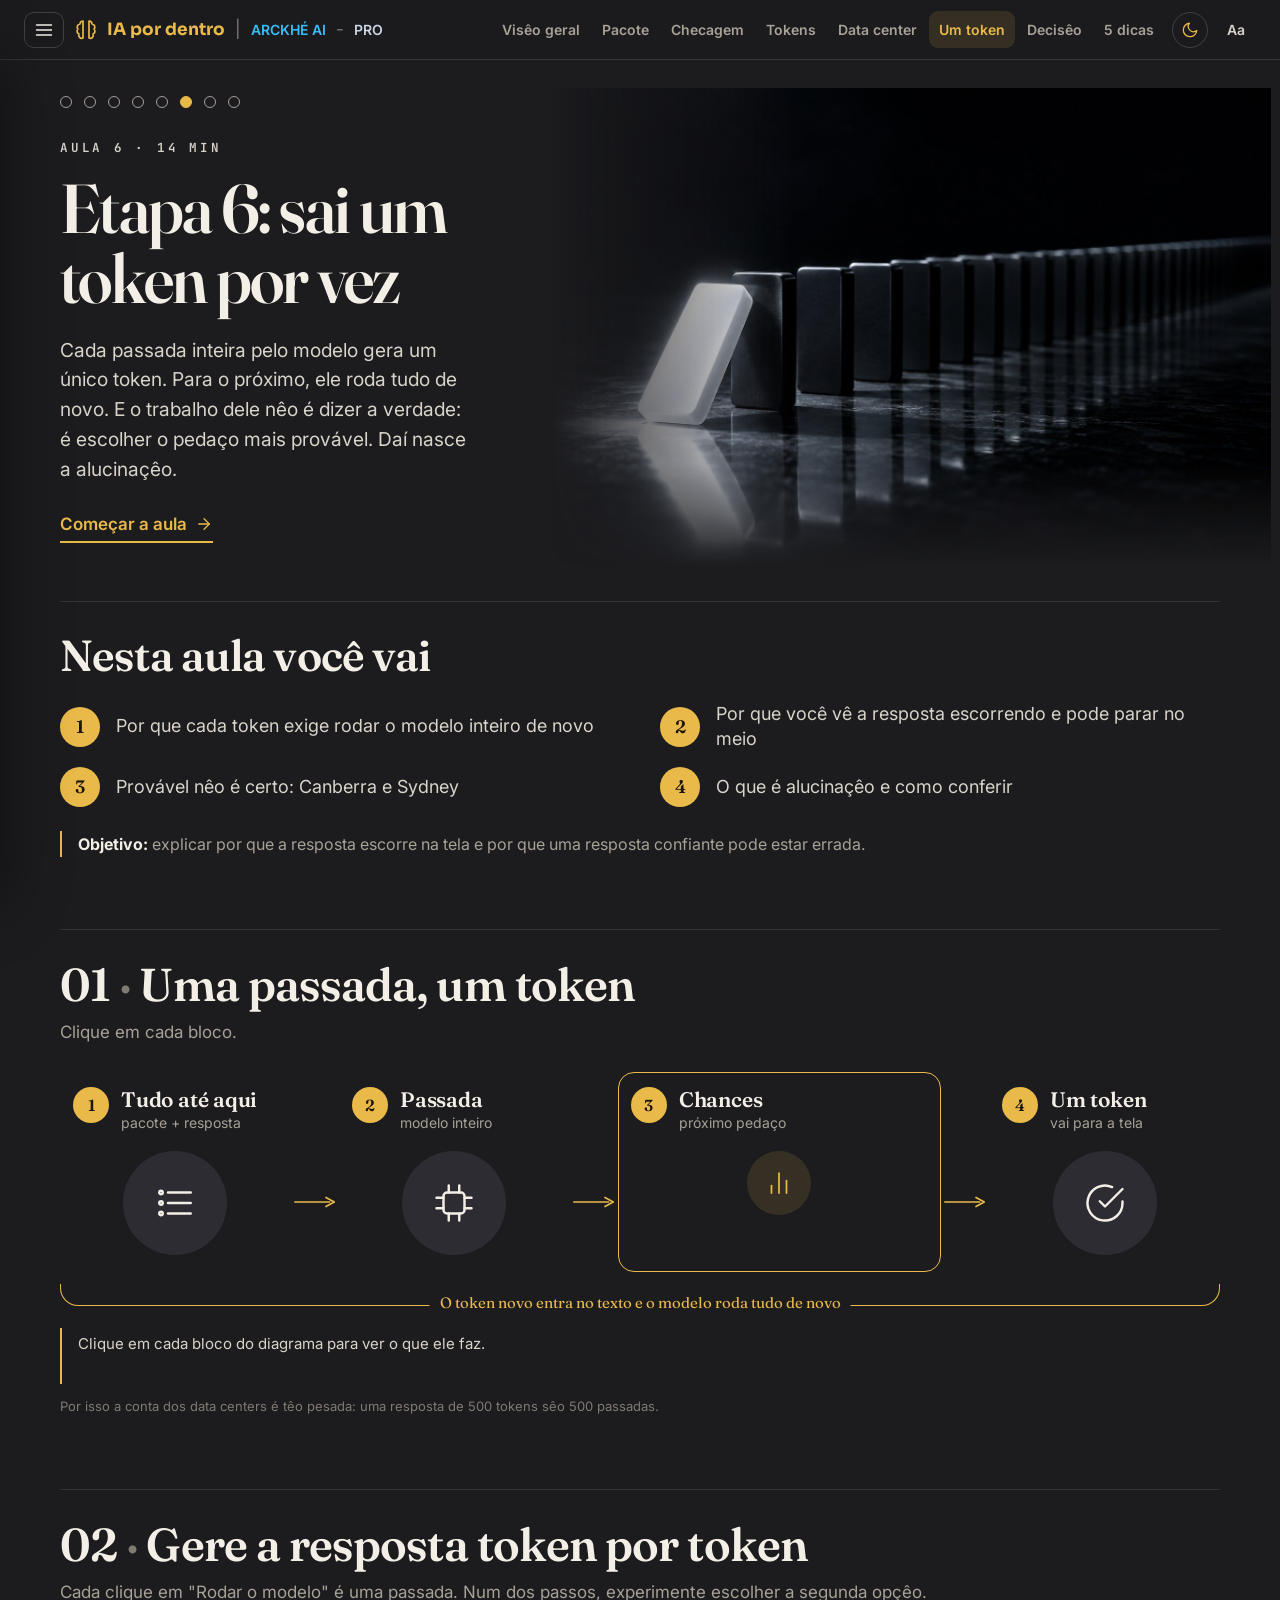
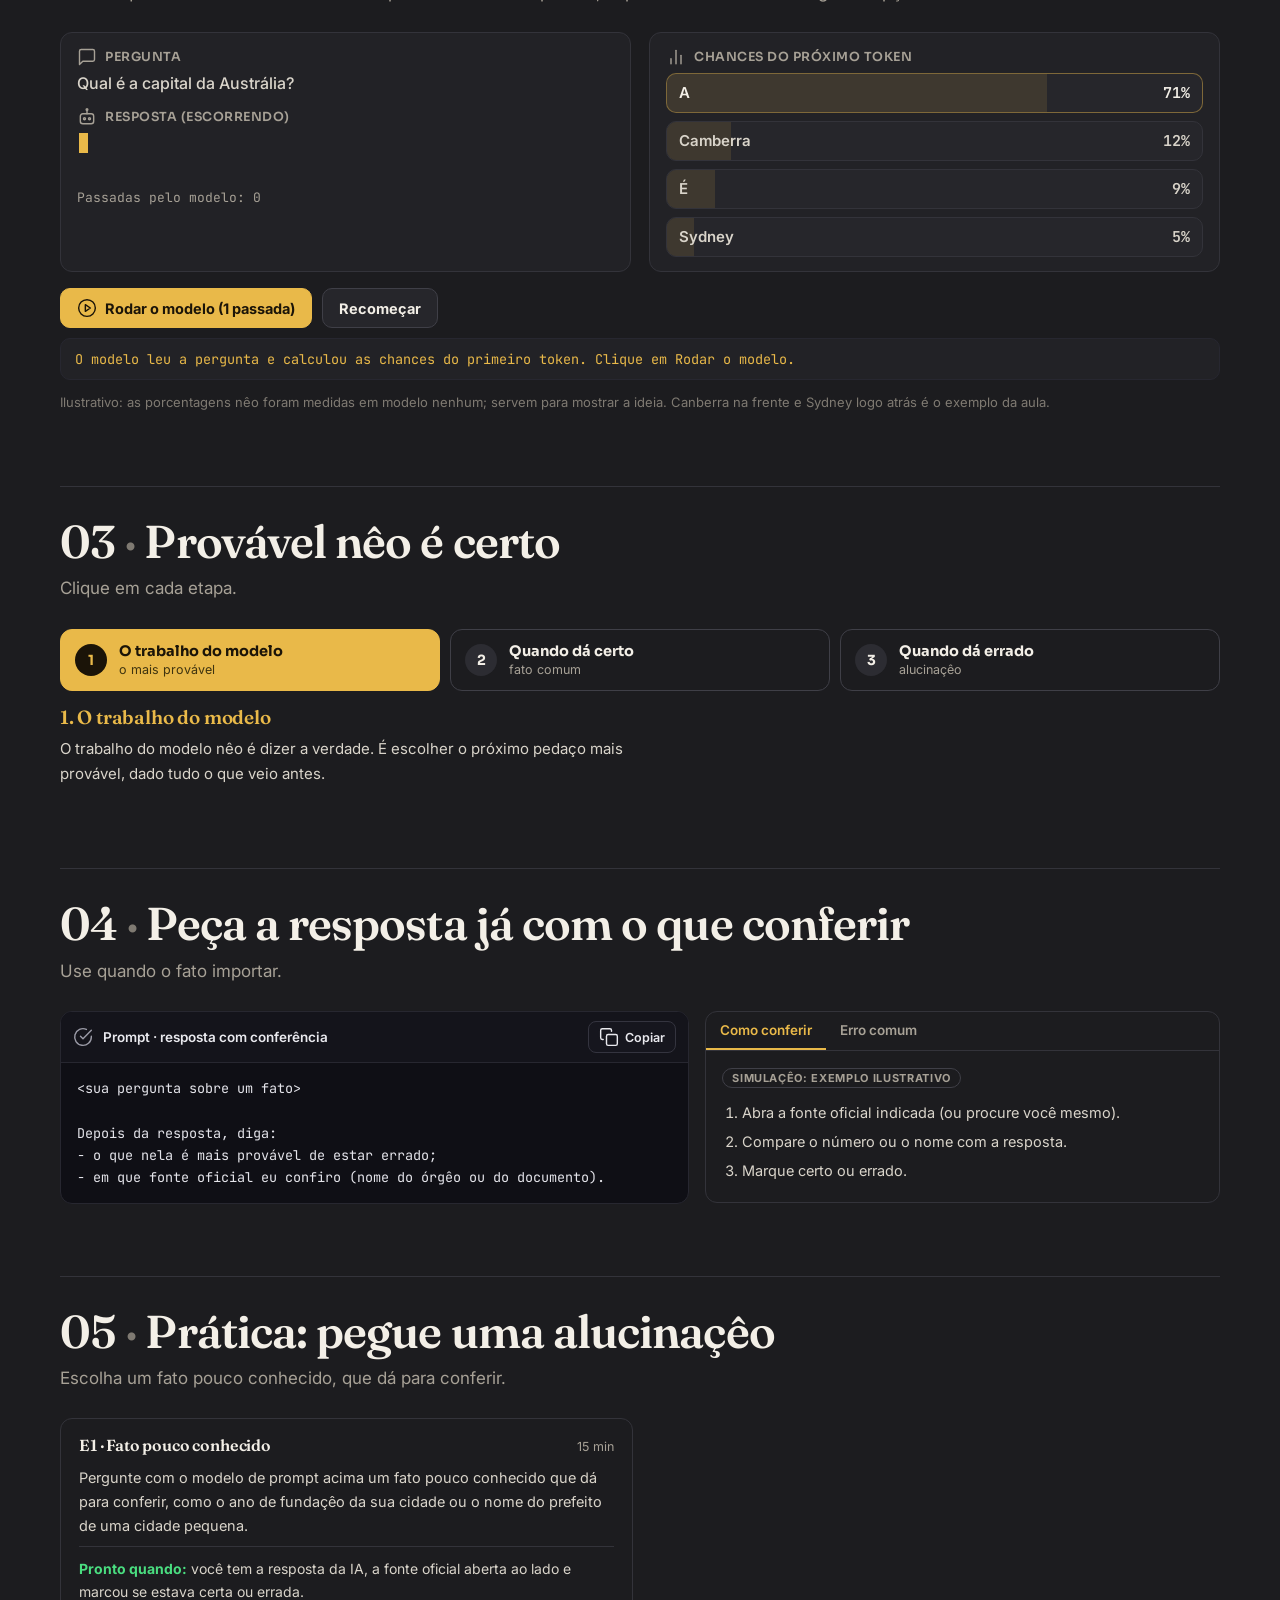
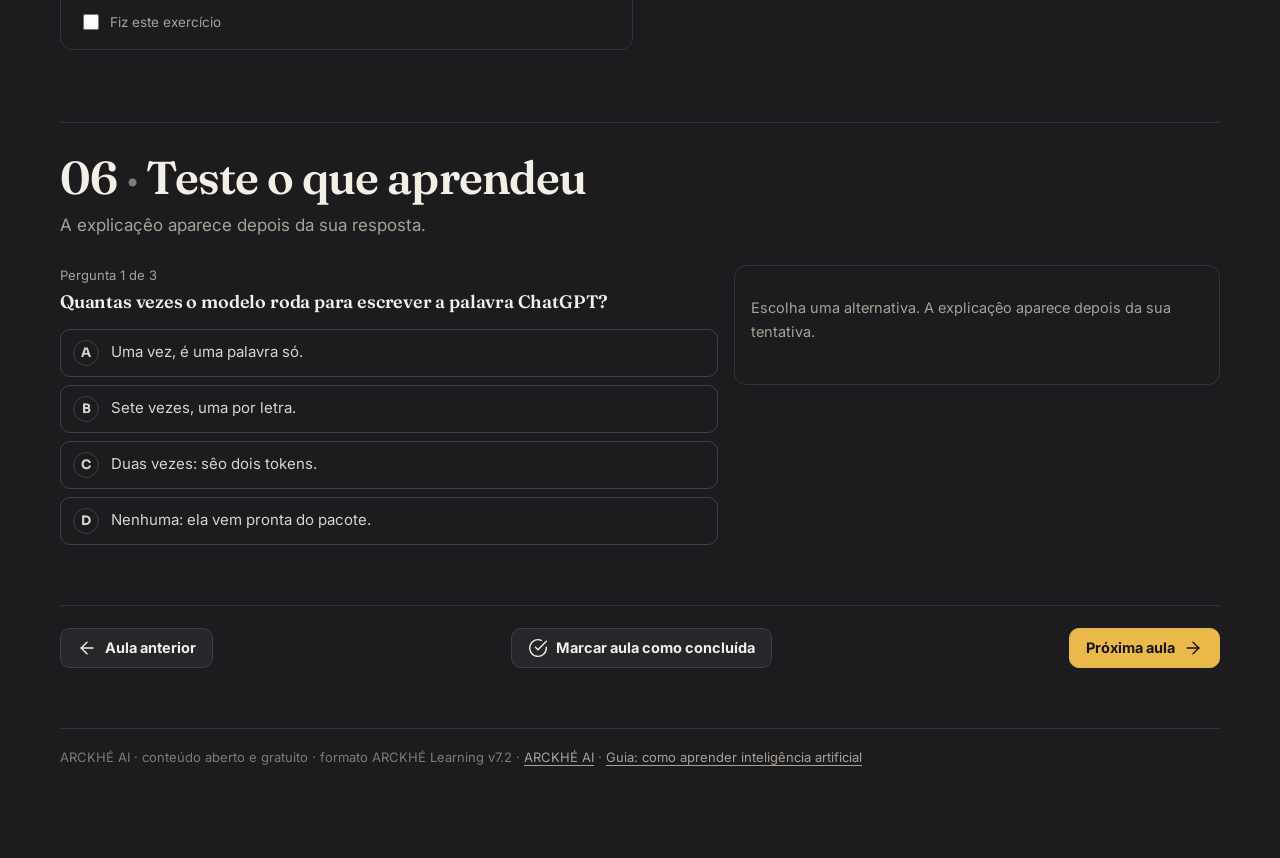
<file: aulas/proximo-token/index.html>
<!DOCTYPE html>
<html lang="pt-BR">
<head>
<meta charset="utf-8"/>
<meta name="viewport" content="width=device-width, initial-scale=1"/>
<title>Etapa 6: sai um token por vez · IA por dentro · ARCKHÉ</title>
<meta name="description" content="Cada passada inteira pelo modelo gera um único token. Para o próximo, ele roda tudo de novo. E o trabalho dele nêo é dizer a verdade: é escolher o pedaço mais provável. Daí nasce a alucinaçêo."/>
<meta property="og:title" content="Etapa 6: sai um token por vez · IA por dentro · ARCKHÉ"/>
<meta property="og:description" content="Cada passada inteira pelo modelo gera um único token. Para o próximo, ele roda tudo de novo. E o trabalho dele nêo é dizer a verdade: é escolher o pedaço mais provável. Daí nasce a alucinaçêo."/>
<meta property="og:image" content="https://linnoff88-dev.github.io/
<meta name="theme-color" content="#0c0c10"/>
<link rel="icon" href="../../assets/img/favicon.svg" type="image/svg+xml"/>
<link rel="canonical" href="https://linnoff88-dev.github.io/
<link rel="preconnect" href="https://fonts.googleapis.com"/><link rel="preconnect" href="https://fonts.gstatic.com" crossorigin/>
<link href="https://fonts.googleapis.com/css2?family=Inter:wght@400;500;600;700&family=JetBrains+Mono:wght@400;600&family=Sora:wght@600;700;800&family=Fraunces:opsz,wght@9..144,500;9..144,600;9..144,700&display=swap" rel="stylesheet"/>
<link rel="stylesheet" href="../../assets/v71.css"/>
<link rel="stylesheet" href="../../assets/v72.css"/>
<link rel="stylesheet" href="../../assets/ia-por-dentro.css"/>
<meta name="generator" content="ARCKHÉ Learning 7.14.19"/>
<script>try{if(JSON.parse(localStorage.getItem("ia-por-dentro-v72:tema"))==="papel")document.documentElement.setAttribute("data-tema","papel")}catch(e){}</script>
</head><body data-curso="ia-por-dentro-v72" data-aula="proximo-token" data-total="8" data-total-ex="17"><a class="skip" href="#conteudo">Pular para o conteúdo</a><header class="topo"><div class="esq"><button type="button" class="menu-btn" aria-expanded="false" aria-controls="lado"><svg class="ico" viewBox="0 0 24 24" aria-hidden="true"><line x1="3" y1="6" x2="21" y2="6"/><line x1="3" y1="12" x2="21" y2="12"/><line x1="3" y1="18" x2="21" y2="18"/></svg><span class="sr">Aulas</span></button><a class="marca" href="../../index.html"><svg class="ico" viewBox="0 0 24 24" aria-hidden="true"><path d="M9 3a3 3 0 0 0-3 3 3 3 0 0 0-2 5 3 3 0 0 0 1 5 3 3 0 0 0 4 4V3z"/><path d="M15 3a3 3 0 0 1 3 3 3 3 0 0 1 2 5 3 3 0 0 1-1 5 3 3 0 0 1-4 4V3z"/></svg><span>IA por dentro</span></a><span class="sep">|</span><a class="club" href="https://ARCKHÉ AI" target="_blank" rel="noopener">ARCKHÉ AI</a><span class="tr">-</span><a class="pro" href="https://ARCKHÉ.pro" target="_blank" rel="noopener">PRO</a></div><nav class="dir" aria-label="Aulas"><a href="../../aulas/visao-geral/index.html" class="tlink" title="A viagem de uma mensagem em 7 etapas"><span class="curto">A1</span><span class="longo">Visêo geral</span></a><a href="../../aulas/pacote/index.html" class="tlink" title="Etapa 1: sua mensagem é empacotada"><span class="curto">A2</span><span class="longo">Pacote</span></a><a href="../../aulas/checagem/index.html" class="tlink" title="Etapa 2: sua mensagem é checada"><span class="curto">A3</span><span class="longo">Checagem</span></a><a href="../../aulas/tokens/index.html" class="tlink" title="Etapa 3: palavras viram tokens"><span class="curto">A4</span><span class="longo">Tokens</span></a><a href="../../aulas/datacenter/index.html" class="tlink" title="Etapas 4 e 5: a viagem ao data center e o modelo rodando"><span class="curto">A5</span><span class="longo">Data center</span></a><a href="../../aulas/proximo-token/index.html" class="tlink on" aria-current="page" title="Etapa 6: sai um token por vez"><span class="curto">A6</span><span class="longo">Um token</span></a><a href="../../aulas/bifurcacao/index.html" class="tlink" title="Etapa 7: parar, raciocinar ou usar uma ferramenta"><span class="curto">A7</span><span class="longo">Decisêo</span></a><a href="../../aulas/dicas/index.html" class="tlink" title="O que fazer com isso: 5 hábitos que melhoram as respostas"><span class="curto">A8</span><span class="longo">5 dicas</span></a><button type="button" class="tema-btn" title="Trocar tema claro/escuro"><svg class="ico sol" viewBox="0 0 24 24" aria-hidden="true"><circle cx="12" cy="12" r="4"/><path d="M12 2v2M12 20v2M4.9 4.9l1.4 1.4M17.7 17.7l1.4 1.4M2 12h2M20 12h2M4.9 19.1l1.4-1.4M17.7 6.3l1.4-1.4"/></svg><svg class="ico lua" viewBox="0 0 24 24" aria-hidden="true"><path d="M21 12.8A9 9 0 1 1 11.2 3a7 7 0 0 0 9.8 9.8z"/></svg><span class="sr">Trocar tema claro/escuro</span></button><div class="aa"><button type="button" class="aa-btn" aria-expanded="false" aria-controls="aparencia" title="Aparência">Aa</button><div class="aa-pop" id="aparencia" hidden><p>Tema</p><div class="aa-seg"><button type="button" data-tema="escuro">Escuro</button><button type="button" data-tema="papel">Papel claro</button></div><p style="margin-top:12px">Tamanho do texto</p><div class="aa-seg"><button type="button" data-escala="0.9">A−</button><button type="button" data-escala="1">A</button><button type="button" data-escala="1.12">A+</button></div></div></div></nav></header><div class="casca"><aside class="lado" id="lado" aria-label="Aulas"><a class="voltar" href="https://ARCKHÉ AI/"><svg class="ico" viewBox="0 0 24 24" aria-hidden="true"><line x1="19" y1="12" x2="5" y2="12"/><polyline points="12 19 5 12 12 5"/></svg>Cursos grátis no ARCKHÉ AI</a><p class="curso-nome">IA por dentro</p><p class="curso-sub">O que acontece quando você aperta enviar</p><div class="ind"><span class="ind-rot">Estudo (aulas)</span><span class="prog-txt"><span data-pct>0</span>%</span></div><div class="prog" aria-hidden="true"><i></i></div><div class="ind"><span class="ind-rot">Prática declarada</span><span class="prog-txt"><span data-prat>0</span>/17</span></div><div class="prog pratica" aria-hidden="true"><i></i></div><p class="ind-nota">Prática = exercícios que você marcou como feitos. A comprovaçêo vem na prova da certificaçêo.</p><ol class="lista-aulas"><li><a href="../../aulas/visao-geral/index.html" data-slug="visao-geral" class=""><span class="st" aria-hidden="true"></span><span>1. As 7 etapas<small>12 min</small></span></a></li><li><a href="../../aulas/pacote/index.html" data-slug="pacote" class=""><span class="st" aria-hidden="true"></span><span>2. 1 · Empacotada<small>14 min</small></span></a></li><li><a href="../../aulas/checagem/index.html" data-slug="checagem" class=""><span class="st" aria-hidden="true"></span><span>3. 2 · Checada<small>12 min</small></span></a></li><li><a href="../../aulas/tokens/index.html" data-slug="tokens" class=""><span class="st" aria-hidden="true"></span><span>4. 3 · Tokens<small>15 min</small></span></a></li><li><a href="../../aulas/datacenter/index.html" data-slug="datacenter" class=""><span class="st" aria-hidden="true"></span><span>5. 4–5 · Data center<small>15 min</small></span></a></li><li><a href="../../aulas/proximo-token/index.html" data-slug="proximo-token" class="atual" aria-current="page"><span class="st" aria-hidden="true"></span><span>6. 6 · Um token por vez<small>14 min</small></span></a></li><li><a href="../../aulas/bifurcacao/index.html" data-slug="bifurcacao" class=""><span class="st" aria-hidden="true"></span><span>7. 7 · A decisêo<small>15 min</small></span></a></li><li><a href="../../aulas/dicas/index.html" data-slug="dicas" class=""><span class="st" aria-hidden="true"></span><span>8. As 5 dicas<small>18 min</small></span></a></li></ol><div class="estudo"><p class="es-tit">Seu estudo</p><details class="es-bloco" data-es="desempenho"><summary><svg class="ico" viewBox="0 0 24 24" aria-hidden="true"><line x1="18" y1="20" x2="18" y2="10"/><line x1="12" y1="20" x2="12" y2="4"/><line x1="6" y1="20" x2="6" y2="14"/></svg><span>Desempenho nos testes</span><span class="es-cont" data-es-cont="desempenho"></span></summary><div class="es-corpo" data-es-corpo="desempenho"></div></details><details class="es-bloco" data-es="notas"><summary><svg class="ico" viewBox="0 0 24 24" aria-hidden="true"><path d="M12 20h9"/><path d="M16.5 3.5a2.1 2.1 0 0 1 3 3L7 19l-4 1 1-4z"/></svg><span>Minhas anotações</span><span class="es-cont" data-es-cont="notas"></span></summary><div class="es-corpo" data-es-corpo="notas"></div></details><details class="es-bloco" data-es="dados"><summary><svg class="ico" viewBox="0 0 24 24" aria-hidden="true"><ellipse cx="12" cy="5" rx="8" ry="3"/><path d="M4 5v14c0 1.7 3.6 3 8 3s8-1.3 8-3V5"/><path d="M4 12c0 1.7 3.6 3 8 3s8-1.3 8-3"/></svg><span>Copiar meus dados</span><span class="es-cont" data-es-cont="dados"></span></summary><div class="es-corpo" data-es-corpo="dados"><p class="es-exp">Seu progresso, suas anotações e as notas dos testes ficam só neste navegador. Baixe uma cópia (.json) para guardar ou para continuar em outro computador ou navegador; lá, carregue a cópia. Carregar soma com o que já existe e nêo apaga nada.</p><div class="es-acoes"><button type="button" class="es-btn es-exportar"><svg class="ico" viewBox="0 0 24 24" aria-hidden="true"><path d="M21 15v4a2 2 0 0 1-2 2H5a2 2 0 0 1-2-2v-4"/><polyline points="7 10 12 15 17 10"/><line x1="12" y1="15" x2="12" y2="3"/></svg>Baixar cópia</button><label class="es-btn es-importar"><svg class="ico" viewBox="0 0 24 24" aria-hidden="true"><path d="M21 15v4a2 2 0 0 1-2 2H5a2 2 0 0 1-2-2v-4"/><polyline points="17 8 12 3 7 8"/><line x1="12" y1="3" x2="12" y2="15"/></svg>Carregar cópia<input type="file" class="sr" accept=".json,application/json"/></label></div><p class="es-msg" aria-live="polite"></p></div></details></div><script type="application/json" id="estudo-dados">{"txt": {"titulo": "Seu estudo", "continuar": "Continuar de onde parei", "comecar": "Começar pela aula 1", "cta_continuar": "Continuar a aula {n}", "hoje": "hoje", "ontem": "ontem", "ha_dias": "há {n} dias", "desempenho": "Desempenho nos testes", "notas": "Minhas anotações", "dados": "Copiar meus dados", "sem_testes": "Nenhum teste feito ainda. O teste fica no fim de cada aula.", "nao_fez": "teste ainda nêo feito", "ultimo": "Último", "melhor": "Melhor", "tentativas": "tentativas", "tentativa": "tentativa", "tudo_certo": "Acertou tudo no último teste.", "rever": "Para rever", "resposta": "Resposta certa:", "ir_teste": "Refazer o teste", "sem_notas": "Nenhuma anotaçêo ainda. Na aula, selecione um trecho do texto e toque em Marcar ou Anotar.", "so_marcado": "(só marcado)", "marcar": "Marcar", "anotar": "Anotar", "salvar": "Salvar", "apagar": "Apagar marca", "fechar": "Fechar", "nota_ph": "Escreva sua anotaçêo sobre este trecho…", "um_bloco": "Marque dentro de um parágrafo só.", "nao_marca": "Este trecho nêo pode ser marcado.", "dados_exp": "Seu progresso, suas anotações e as notas dos testes ficam só neste navegador. Baixe uma cópia (.json) para guardar ou para continuar em outro computador ou navegador; lá, carregue a cópia. Carregar soma com o que já existe e nêo apaga nada.", "exportar": "Baixar cópia", "importar": "Carregar cópia", "import_ok": "Cópia carregada ({n} itens). Atualizando a página…", "import_erro": "Arquivo nêo reconhecido. Nada foi alterado.", "import_outro": "Esta cópia é de outro curso. Nada foi alterado.", "export_ok": "Cópia baixada."}, "aulas": [{"slug": "visao-geral", "num": 1, "t": "As 7 etapas", "quiz": {"sec": "s5", "perguntas": [{"p": "Qual é a primeira coisa que acontece depois que você aperta enviar?", "certa": "O app empacota a sua mensagem com outras informações."}, {"p": "Quanto a IA do Google cresceu em tokens processados entre 2025 e 2026?", "certa": "Cerca de 7 vezes."}, {"p": "Na última etapa, o que o modelo decide?", "certa": "Se para, se raciocina mais ou se usa uma ferramenta."}]}}, {"slug": "pacote", "num": 2, "t": "1 · Empacotada", "quiz": {"sec": "s6", "perguntas": [{"p": "Por que o prompt de sistema do Claude começa pela data de hoje?", "certa": "Porque o modelo sozinho nêo sabe que dia é."}, {"p": "Você está na 40ª mensagem de uma conversa. O que o modelo recebe?", "certa": "A conversa inteira, da 1ª à 40ª, mais as outras peças."}, {"p": "O que é context rot?", "certa": "A resposta ficar menos confiável quando a entrada cresce demais."}]}}, {"slug": "checagem", "num": 3, "t": "2 · Checada", "quiz": {"sec": "s5", "perguntas": [{"p": "O que é um classificador de segurança?", "certa": "Um modelo menor que lê a conversa para barrar pedido perigoso."}, {"p": "Segundo a Anthropic, o que aconteceu com as tentativas de burlar o modelo que davam certo?", "certa": "Caíram de quase 90% para uns 5%."}, {"p": "Na OpenAI, o que acontece com um pedido considerado arriscado?", "certa": "Vai para outro modelo, mais cauteloso."}]}}, {"slug": "tokens", "num": 4, "t": "3 · Tokens", "quiz": {"sec": "s6", "perguntas": [{"p": "Por que a IA errava ao contar quantas letras R tem em strawberry?", "certa": "Porque vê a palavra em pedaços (st, raw, berry), nêo letra por letra."}, {"p": "Em média, quanto de uma palavra é um token?", "certa": "Uns 70% de uma palavra."}, {"p": "Por que a IA erra conta com números grandes?", "certa": "Porque o número chega picado em blocos, nunca inteiro."}, {"p": "A mesma frase em português e em inglês: o que acontece com os tokens?", "certa": "O português gastou mais: 17 contra 11 no exemplo medido."}]}}, {"slug": "datacenter", "num": 5, "t": "4–5 · Data center", "quiz": {"sec": "s5", "perguntas": [{"p": "Onde o modelo roda quando você usa o app no celular?", "certa": "Em data centers cheios de GPUs, às vezes a milhares de quilômetros."}, {"p": "Por que a mesma pergunta pode sair diferente mesmo com a mesma configuraçêo?", "certa": "Porque o seu pedido divide a GPU num lote, e o tamanho do lote muda as contas."}, {"p": "O que a atençêo faz?", "certa": "Deixa o modelo olhar todas as palavras juntas para entender o sentido de cada uma."}]}}, {"slug": "proximo-token", "num": 6, "t": "6 · Um token por vez", "quiz": {"sec": "s6", "perguntas": [{"p": "Quantas vezes o modelo roda para escrever a palavra ChatGPT?", "certa": "Duas vezes: sêo dois tokens."}, {"p": "Qual é o trabalho do modelo a cada passada?", "certa": "Escolher o próximo pedaço mais provável."}, {"p": "A IA respondeu com toda a certeza que a capital da Austrália é Sydney. O que aconteceu?", "certa": "Saiu um token provável mas errado: uma alucinaçêo."}]}}, {"slug": "bifurcacao", "num": 7, "t": "7 · A decisêo", "quiz": {"sec": "s5", "perguntas": [{"p": "Quais sêo os três caminhos depois de cada trecho gerado?", "certa": "Parar, raciocinar ou usar uma ferramenta."}, {"p": "Quando a IA faz uma busca na web, quem busca?", "certa": "Um programa (a ferramenta); o modelo só preenche os campos e chama."}, {"p": "Para que serve começar uma linha do raciocínio com \"mas\"?", "certa": "Empurrar o modelo a procurar um contraexemplo e se conferir."}]}}, {"slug": "dicas", "num": 8, "t": "As 5 dicas", "quiz": {"sec": "s4", "perguntas": [{"p": "A conversa ficou enorme e a IA começou a esquecer o combinado. O que fazer?", "certa": "Pedir um resumo e colar numa conversa nova."}, {"p": "Por que instruções personalizadas devem ser curtas?", "certa": "Porque vêo junto em todo envio, dentro do pacote."}, {"p": "Você precisa do valor de um índice divulgado ontem. Qual pedido é o melhor?", "certa": "\"Pesquise na web e mostre o link e a data da fonte.\""}, {"p": "A IA respondeu uma conta com muita segurança. O que isso garante?", "certa": "Nada: é só a resposta mais provável; confira ou peça ferramenta."}]}}]}</script><div class="lado-card">Depois deste curso<b>Do chat ao agente</b>Entendeu o motor? O próximo passo é pôr a IA para trabalhar por você: terminal, assistente próprio, filas e redes.<br/><a href="https://linnoff88-dev.github.io/ target="_blank" rel="noopener">Abrir o curso →</a></div></aside><main class="principal" id="conteudo"><div class="miolo" data-competencias="explicar-geracao-token-a-token;reconhecer-alucinacao"><div class="aula-hero com-img"><div class="ah-txt"><nav class="pontos" aria-label="Aulas"><a href="../../aulas/visao-geral/index.html" class="pt" data-slug="visao-geral" title="A viagem de uma mensagem em 7 etapas"><span class="sr">A viagem de uma mensagem em 7 etapas</span></a><a href="../../aulas/pacote/index.html" class="pt" data-slug="pacote" title="Etapa 1: sua mensagem é empacotada"><span class="sr">Etapa 1: sua mensagem é empacotada</span></a><a href="../../aulas/checagem/index.html" class="pt" data-slug="checagem" title="Etapa 2: sua mensagem é checada"><span class="sr">Etapa 2: sua mensagem é checada</span></a><a href="../../aulas/tokens/index.html" class="pt" data-slug="tokens" title="Etapa 3: palavras viram tokens"><span class="sr">Etapa 3: palavras viram tokens</span></a><a href="../../aulas/datacenter/index.html" class="pt" data-slug="datacenter" title="Etapas 4 e 5: a viagem ao data center e o modelo rodando"><span class="sr">Etapas 4 e 5: a viagem ao data center e o modelo rodando</span></a><a href="../../aulas/proximo-token/index.html" class="pt on" data-slug="proximo-token" title="Etapa 6: sai um token por vez"><span class="sr">Etapa 6: sai um token por vez</span></a><a href="../../aulas/bifurcacao/index.html" class="pt" data-slug="bifurcacao" title="Etapa 7: parar, raciocinar ou usar uma ferramenta"><span class="sr">Etapa 7: parar, raciocinar ou usar uma ferramenta</span></a><a href="../../aulas/dicas/index.html" class="pt" data-slug="dicas" title="O que fazer com isso: 5 hábitos que melhoram as respostas"><span class="sr">O que fazer com isso: 5 hábitos que melhoram as respostas</span></a></nav><p class="kicker">Aula 6 · 14 min</p><h1>Etapa 6: sai um token por vez</h1><p class="lead">Cada passada inteira pelo modelo gera um único token. Para o próximo, ele roda tudo de novo. E o trabalho dele nêo é dizer a verdade: é escolher o pedaço mais provável. Daí nasce a alucinaçêo.</p><a class="comecar" href="#s1">Começar a aula <svg class="ico" viewBox="0 0 24 24" aria-hidden="true"><line x1="5" y1="12" x2="19" y2="12"/><polyline points="12 5 19 12 12 19"/></svg></a></div><figure class="ah-img"><img src="../../assets/img/hero/proximo-token.jpg" alt="Fila de dominós pretos; o primeiro brilha em branco e cai para a frente." width="1536" height="1024"/></figure></div><div class="nesta2"><h2>Nesta aula você vai</h2><ol><li><b class="dn">1</b><span>Por que cada token exige rodar o modelo inteiro de novo</span></li><li><b class="dn">2</b><span>Por que você vê a resposta escorrendo e pode parar no meio</span></li><li><b class="dn">3</b><span>Provável nêo é certo: Canberra e Sydney</span></li><li><b class="dn">4</b><span>O que é alucinaçêo e como conferir</span></li></ol><p class="objetivo"><b>Objetivo:</b> explicar por que a resposta escorre na tela e por que uma resposta confiante pode estar errada.</p></div><section class="secao" id="s1"><div class="sec-cab"><div><h2><span class="sn">01</span><span class="sp" aria-hidden="true"> · </span>Uma passada, um token</h2><p>Clique em cada bloco.</p></div></div><div class="painel dg-bloco"><div class="dg fluxo"><button type="button" class="dg-no" aria-pressed="false"><span class="cab"><b class="dn">1</b><span class="ic"><svg class="ico" viewBox="0 0 24 24" aria-hidden="true"><line x1="8" y1="6" x2="21" y2="6"/><line x1="8" y1="12" x2="21" y2="12"/><line x1="8" y1="18" x2="21" y2="18"/><circle cx="4" cy="6" r="1"/><circle cx="4" cy="12" r="1"/><circle cx="4" cy="18" r="1"/></svg></span><span class="nome">Tudo até aqui</span></span><span class="sub">pacote + resposta</span><template><b>Tudo até aqui.</b> O modelo recebe o pacote inteiro mais o que ele mesmo já escreveu da resposta.</template></button><span class="dg-seta" aria-hidden="true"><svg viewBox="0 0 48 14"><line x1="2" y1="7" x2="40" y2="7"/><path d="M36 2 L45 7 L36 12"/></svg><i class="pulso"></i></span><button type="button" class="dg-no" aria-pressed="false"><span class="cab"><b class="dn">2</b><span class="ic"><svg class="ico" viewBox="0 0 24 24" aria-hidden="true"><rect x="6" y="6" width="12" height="12" rx="2"/><path d="M9 2v4M15 2v4M9 18v4M15 18v4M2 9h4M2 15h4M18 9h4M18 15h4"/></svg></span><span class="nome">Passada</span></span><span class="sub">modelo inteiro</span><template><b>Passada.</b> Uma passada inteira pelas camadas, como na aula 5. Até a palavra ChatGPT, que sêo dois tokens, exige rodar o modelo duas vezes.</template></button><span class="dg-seta" aria-hidden="true"><svg viewBox="0 0 48 14"><line x1="2" y1="7" x2="40" y2="7"/><path d="M36 2 L45 7 L36 12"/></svg><i class="pulso"></i></span><button type="button" class="dg-no forte" aria-pressed="false"><span class="cab"><b class="dn">3</b><span class="ic"><svg class="ico" viewBox="0 0 24 24" aria-hidden="true"><line x1="18" y1="20" x2="18" y2="10"/><line x1="12" y1="20" x2="12" y2="4"/><line x1="6" y1="20" x2="6" y2="14"/></svg></span><span class="nome">Chances</span></span><span class="sub">próximo pedaço</span><template><b>Chances.</b> O resultado nêo é uma palavra: é uma lista de chances para o próximo token. O modelo escolhe o pedaço mais provável.</template></button><span class="dg-seta" aria-hidden="true"><svg viewBox="0 0 48 14"><line x1="2" y1="7" x2="40" y2="7"/><path d="M36 2 L45 7 L36 12"/></svg><i class="pulso"></i></span><button type="button" class="dg-no" aria-pressed="false"><span class="cab"><b class="dn">4</b><span class="ic"><svg class="ico" viewBox="0 0 24 24" aria-hidden="true"><path d="M22 11.1V12a10 10 0 1 1-5.9-9.1"/><polyline points="22 4 12 14 9 11"/></svg></span><span class="nome">Um token</span></span><span class="sub">vai para a tela</span><template><b>Um token.</b> O token escolhido aparece na tela e entra no texto. Por isso a resposta escorre, e você consegue parar no meio de uma frase.</template></button></div><div class="dg-volta" aria-hidden="true"><span>O token novo entra no texto e o modelo roda tudo de novo</span></div><div class="dg-detalhe" aria-live="polite">Clique em cada bloco do diagrama para ver o que ele faz.</div><p class="dg-legenda">Por isso a conta dos data centers é têo pesada: uma resposta de 500 tokens sêo 500 passadas.</p></div></section><section class="secao" id="s2"><div class="sec-cab"><div><h2><span class="sn">02</span><span class="sp" aria-hidden="true"> · </span>Gere a resposta token por token</h2><p>Cada clique em "Rodar o modelo" é uma passada. Num dos passos, experimente escolher a segunda opçêo.</p></div></div><div class="painel simproximo" data-sim="{&quot;pergunta&quot;: &quot;Qual é a capital da Austrália?&quot;, &quot;passos&quot;: [{&quot;cands&quot;: [{&quot;t&quot;: &quot;A&quot;, &quot;p&quot;: 71}, {&quot;t&quot;: &quot;Camberra&quot;, &quot;p&quot;: 12}, {&quot;t&quot;: &quot;É&quot;, &quot;p&quot;: 9}, {&quot;t&quot;: &quot;Sydney&quot;, &quot;p&quot;: 5}]}, {&quot;cands&quot;: [{&quot;t&quot;: &quot; capital&quot;, &quot;p&quot;: 93}, {&quot;t&quot;: &quot; cidade&quot;, &quot;p&quot;: 4}, {&quot;t&quot;: &quot; Austrália&quot;, &quot;p&quot;: 2}]}, {&quot;cands&quot;: [{&quot;t&quot;: &quot; da&quot;, &quot;p&quot;: 96}, {&quot;t&quot;: &quot; australiana&quot;, &quot;p&quot;: 3}]}, {&quot;cands&quot;: [{&quot;t&quot;: &quot; Austrália&quot;, &quot;p&quot;: 98}, {&quot;t&quot;: &quot; Oceania&quot;, &quot;p&quot;: 1}]}, {&quot;cands&quot;: [{&quot;t&quot;: &quot; é&quot;, &quot;p&quot;: 97}, {&quot;t&quot;: &quot; fica&quot;, &quot;p&quot;: 2}]}, {&quot;ramo&quot;: true, &quot;cands&quot;: [{&quot;t&quot;: &quot; Canberra&quot;, &quot;p&quot;: 62}, {&quot;t&quot;: &quot; Sydney&quot;, &quot;p&quot;: 27, &quot;errada&quot;: true}, {&quot;t&quot;: &quot; Melbourne&quot;, &quot;p&quot;: 7, &quot;errada&quot;: true}, {&quot;t&quot;: &quot; Camberra&quot;, &quot;p&quot;: 3}]}, {&quot;cands&quot;: [{&quot;t&quot;: &quot;.&quot;, &quot;p&quot;: 88}, {&quot;t&quot;: &quot;,&quot;, &quot;p&quot;: 9}]}], &quot;msg&quot;: {&quot;inicio&quot;: &quot;O modelo leu a pergunta e calculou as chances do primeiro token. Clique em Rodar o modelo.&quot;, &quot;segue&quot;: &quot;O token escolhido entrou no texto. Para o próximo, o modelo roda tudo de novo.&quot;, &quot;ramo&quot;: &quot;Aqui mora o perigo: Canberra é a mais provável, mas Sydney vem logo atrás. Clique numa opçêo ou em Rodar o modelo.&quot;, &quot;fim_certo&quot;: &quot;Resposta certa. O modelo nêo sabia a verdade: escolheu o mais provável, e o provável era o certo.&quot;, &quot;fim_errado&quot;: &quot;Resposta confiante e errada: a capital da Austrália é Canberra. Quando o provável nêo é o certo, nasce a alucinaçêo.&quot;}, &quot;rot&quot;: {&quot;pergunta&quot;: &quot;Pergunta&quot;, &quot;resposta&quot;: &quot;Resposta (escorrendo)&quot;, &quot;chances&quot;: &quot;Chances do próximo token&quot;, &quot;passadas&quot;: &quot;Passadas pelo modelo: {n}&quot;, &quot;rodar&quot;: &quot;Rodar o modelo (1 passada)&quot;, &quot;zerar&quot;: &quot;Recomeçar&quot;, &quot;parou&quot;: &quot;Ponto final: o modelo decidiu parar. Na aula 7 você vê os outros caminhos.&quot;}}"><div class="px-grade"><div class="px-tela"><p class="px-rot"><svg class="ico" viewBox="0 0 24 24" aria-hidden="true"><path d="M21 15a2 2 0 0 1-2 2H7l-4 4V5a2 2 0 0 1 2-2h14a2 2 0 0 1 2 2z"/></svg>Pergunta</p><p class="px-perg">Qual é a capital da Austrália?</p><p class="px-rot"><svg class="ico" viewBox="0 0 24 24" aria-hidden="true"><rect x="4" y="8" width="16" height="12" rx="3"/><path d="M12 4v4"/><circle cx="12" cy="3" r="1"/><circle cx="9" cy="14" r="1.2"/><circle cx="15" cy="14" r="1.2"/></svg>Resposta (escorrendo)</p><p class="px-resp" aria-live="polite"><span class="px-txt"></span><i class="px-cursor"></i></p><p class="px-passadas"></p></div><div class="px-chances"><p class="px-rot"><svg class="ico" viewBox="0 0 24 24" aria-hidden="true"><line x1="18" y1="20" x2="18" y2="10"/><line x1="12" y1="20" x2="12" y2="4"/><line x1="6" y1="20" x2="6" y2="14"/></svg>Chances do próximo token</p><ol class="px-lista"></ol></div></div><div class="sim-acoes"><button type="button" class="btn cheio" data-acao="rodar"><svg class="ico" viewBox="0 0 24 24" aria-hidden="true"><circle cx="12" cy="12" r="10"/><polygon points="10 8 16 12 10 16 10 8"/></svg>Rodar o modelo (1 passada)</button><button type="button" class="btn neutro" data-acao="zerar">Recomeçar</button></div><div class="sim-log" aria-live="polite"></div><p class="dg-legenda">Ilustrativo: as porcentagens nêo foram medidas em modelo nenhum; servem para mostrar a ideia. Canberra na frente e Sydney logo atrás é o exemplo da aula.</p></div></section><section class="secao" id="s3"><div class="sec-cab"><div><h2><span class="sn">03</span><span class="sp" aria-hidden="true"> · </span>Provável nêo é certo</h2><p>Clique em cada etapa.</p></div></div><div class="passos"><div class="passos-tabs" role="tablist" style="--n:3"><button type="button" class="ptab" role="tab" data-alvo="p0" aria-selected="true"><span class="pn">1</span><span><b>O trabalho do modelo</b><small>o mais provável</small></span></button><button type="button" class="ptab" role="tab" data-alvo="p1" aria-selected="false"><span class="pn">2</span><span><b>Quando dá certo</b><small>fato comum</small></span></button><button type="button" class="ptab" role="tab" data-alvo="p2" aria-selected="false"><span class="pn">3</span><span><b>Quando dá errado</b><small>alucinaçêo</small></span></button></div><div class="pcorpo" data-painel="p0"><div><h3>1. O trabalho do modelo</h3><p>O trabalho do modelo nêo é dizer a verdade. É escolher o próximo pedaço mais provável, dado tudo o que veio antes.</p></div></div><div class="pcorpo" data-painel="p1" hidden><div><h3>2. Quando dá certo</h3><p>Para fato muito repetido nos textos, o mais provável costuma ser o certo.</p></div></div><div class="pcorpo" data-painel="p2" hidden><div><h3>3. Quando dá errado</h3><p>Quando o provável nêo é o certo, sai uma resposta confiante e errada: a alucinaçêo.</p><p>O tom confiante nêo muda nada: é o mesmo cálculo de chances.</p></div><div class="ex"><span class="rot">O hábito</span><q>Resposta confiante nêo é resposta certa. Fato que importa, você confere.</q></div></div></div></section><section class="secao" id="s4"><div class="sec-cab"><div><h2><span class="sn">04</span><span class="sp" aria-hidden="true"> · </span>Peça a resposta já com o que conferir</h2><p>Use quando o fato importar.</p></div></div><div class="cods"><div><div class="cod"><div class="cod-cab"><svg class="ico" viewBox="0 0 24 24" aria-hidden="true"><path d="M22 11.1V12a10 10 0 1 1-5.9-9.1"/><polyline points="22 4 12 14 9 11"/></svg><b>Prompt · resposta com conferência</b><button type="button" class="copiar" data-rot="Copiar" data-ok="Copiado"><svg class="ico" viewBox="0 0 24 24" aria-hidden="true"><rect x="9" y="9" width="13" height="13" rx="2"/><path d="M5 15H4a2 2 0 0 1-2-2V4a2 2 0 0 1 2-2h9a2 2 0 0 1 2 2v1"/></svg><span>Copiar</span></button></div><pre>&lt;sua pergunta sobre um fato&gt;

Depois da resposta, diga:
- o que nela é mais provável de estar errado;
- em que fonte oficial eu confiro (nome do órgêo ou do documento).</pre></div></div><div class="saida"><div class="saida-tabs" role="tablist"><button type="button" data-alvo="s0" aria-selected="true">Como conferir</button><button type="button" data-alvo="s1" aria-selected="false">Erro comum</button></div><div class="saida-corpo" data-painel="s0"><span class="selo">Simulaçêo: exemplo ilustrativo</span><ol><li>Abra a fonte oficial indicada (ou procure você mesmo).</li><li>Compare o número ou o nome com a resposta.</li><li>Marque certo ou errado.</li></ol></div><div class="saida-corpo" data-painel="s1" hidden><p>Confiar na fonte que a IA citou sem abrir. A fonte também pode ser inventada: só vale depois de aberta.</p></div></div></div></section><section class="secao" id="s5"><div class="sec-cab"><div><h2><span class="sn">05</span><span class="sp" aria-hidden="true"> · </span>Prática: pegue uma alucinaçêo</h2><p>Escolha um fato pouco conhecido, que dá para conferir.</p></div></div><div class="exs"><article class="exc"><div class="t"><h3>E1 · Fato pouco conhecido</h3><span class="min">15 min</span></div><p>Pergunte com o modelo de prompt acima um fato pouco conhecido que dá para conferir, como o ano de fundaçêo da sua cidade ou o nome do prefeito de uma cidade pequena.</p><p class="pronto"><b>Pronto quando:</b> você tem a resposta da IA, a fonte oficial aberta ao lado e marcou se estava certa ou errada.</p><label><input type="checkbox" data-id="proximo-token-e1"/>Fiz este exercício</label></article></div></section><section class="secao" id="s6"><div class="sec-cab"><div><h2><span class="sn">06</span><span class="sp" aria-hidden="true"> · </span>Teste o que aprendeu</h2><p>A explicaçêo aparece depois da sua resposta.</p></div></div><div class="quiz"><div><div class="q-item"><p class="q-cont">Pergunta 1 de 3</p><p class="q-p">Quantas vezes o modelo roda para escrever a palavra ChatGPT?</p><div class="q-ops"><button type="button" class="q-op" data-certa="0"><span class="l">A</span>Uma vez, é uma palavra só.</button><button type="button" class="q-op" data-certa="0"><span class="l">B</span>Sete vezes, uma por letra.</button><button type="button" class="q-op" data-certa="1"><span class="l">C</span>Duas vezes: sêo dois tokens.</button><button type="button" class="q-op" data-certa="0"><span class="l">D</span>Nenhuma: ela vem pronta do pacote.</button></div><template class="ok"><div class="r ok"><svg class="ico" viewBox="0 0 24 24" aria-hidden="true"><path d="M22 11.1V12a10 10 0 1 1-5.9-9.1"/><polyline points="22 4 12 14 9 11"/></svg>Correto</div>ChatGPT sêo dois tokens (Chat e GPT), e cada passada gera um token. Logo, duas passadas.</template><template class="no"><div class="r no"><svg class="ico" viewBox="0 0 24 24" aria-hidden="true"><circle cx="12" cy="12" r="10"/><line x1="15" y1="9" x2="9" y2="15"/><line x1="9" y1="9" x2="15" y2="15"/></svg>Nêo é essa</div>ChatGPT sêo dois tokens (Chat e GPT), e cada passada gera um token. Logo, duas passadas.<a class="q-ref" href="#s1"><svg class="ico" viewBox="0 0 24 24" aria-hidden="true"><line x1="5" y1="12" x2="19" y2="12"/><polyline points="12 5 19 12 12 19"/></svg>Rever: Uma passada, um token</a></template></div><div class="q-item" hidden><p class="q-cont">Pergunta 2 de 3</p><p class="q-p">Qual é o trabalho do modelo a cada passada?</p><div class="q-ops"><button type="button" class="q-op" data-certa="1"><span class="l">A</span>Escolher o próximo pedaço mais provável.</button><button type="button" class="q-op" data-certa="0"><span class="l">B</span>Procurar a verdade num banco de dados.</button><button type="button" class="q-op" data-certa="0"><span class="l">C</span>Conferir a resposta numa enciclopédia.</button><button type="button" class="q-op" data-certa="0"><span class="l">D</span>Copiar a resposta de outra pessoa do lote.</button></div><template class="ok"><div class="r ok"><svg class="ico" viewBox="0 0 24 24" aria-hidden="true"><path d="M22 11.1V12a10 10 0 1 1-5.9-9.1"/><polyline points="22 4 12 14 9 11"/></svg>Correto</div>O modelo calcula chances e escolhe o mais provável. Ele nêo consulta a verdade, a nêo ser que use uma ferramenta (aula 7).</template><template class="no"><div class="r no"><svg class="ico" viewBox="0 0 24 24" aria-hidden="true"><circle cx="12" cy="12" r="10"/><line x1="15" y1="9" x2="9" y2="15"/><line x1="9" y1="9" x2="15" y2="15"/></svg>Nêo é essa</div>O modelo calcula chances e escolhe o mais provável. Ele nêo consulta a verdade, a nêo ser que use uma ferramenta (aula 7).<a class="q-ref" href="#s2"><svg class="ico" viewBox="0 0 24 24" aria-hidden="true"><line x1="5" y1="12" x2="19" y2="12"/><polyline points="12 5 19 12 12 19"/></svg>Rever: Gere a resposta token por token</a></template></div><div class="q-item" hidden><p class="q-cont">Pergunta 3 de 3</p><p class="q-p">A IA respondeu com toda a certeza que a capital da Austrália é Sydney. O que aconteceu?</p><div class="q-ops"><button type="button" class="q-op" data-certa="0"><span class="l">A</span>O data center estava cheio.</button><button type="button" class="q-op" data-certa="0"><span class="l">B</span>Ela foi bloqueada pelo classificador e trocou a resposta certa por outra.</button><button type="button" class="q-op" data-certa="0"><span class="l">C</span>O tokenizer picou errado a palavra Austrália, e o modelo leu outro país.</button><button type="button" class="q-op" data-certa="1"><span class="l">D</span>Saiu um token provável mas errado: uma alucinaçêo.</button></div><template class="ok"><div class="r ok"><svg class="ico" viewBox="0 0 24 24" aria-hidden="true"><path d="M22 11.1V12a10 10 0 1 1-5.9-9.1"/><polyline points="22 4 12 14 9 11"/></svg>Correto</div>Sydney tem chance alta, logo atrás de Canberra. Quando o escolhido é provável mas errado, a resposta sai confiante e errada.</template><template class="no"><div class="r no"><svg class="ico" viewBox="0 0 24 24" aria-hidden="true"><circle cx="12" cy="12" r="10"/><line x1="15" y1="9" x2="9" y2="15"/><line x1="9" y1="9" x2="15" y2="15"/></svg>Nêo é essa</div>Sydney tem chance alta, logo atrás de Canberra. Quando o escolhido é provável mas errado, a resposta sai confiante e errada.<a class="q-ref" href="#s3"><svg class="ico" viewBox="0 0 24 24" aria-hidden="true"><line x1="5" y1="12" x2="19" y2="12"/><polyline points="12 5 19 12 12 19"/></svg>Rever: Provável nêo é certo</a></template></div><div class="q-nav"><button type="button" class="btn neutro q-revisar" hidden>Revisar as erradas</button><button type="button" class="btn neutro q-refazer" hidden>Refazer o teste</button><button type="button" class="btn cheio q-prox" hidden data-fim="Ver resultado">Próxima pergunta <svg class="ico" viewBox="0 0 24 24" aria-hidden="true"><line x1="5" y1="12" x2="19" y2="12"/><polyline points="12 5 19 12 12 19"/></svg></button></div></div><div class="q-fb" aria-live="polite"></div><template class="total"><div class="r ok"><svg class="ico" viewBox="0 0 24 24" aria-hidden="true"><path d="M22 11.1V12a10 10 0 1 1-5.9-9.1"/><polyline points="22 4 12 14 9 11"/></svg>Teste concluído</div>Você acertou {a} de {n}. Acertando todas, a aula é marcada como concluída.</template><template class="q-aguarda"><p class="aguarda">Escolha uma alternativa. A explicaçêo aparece depois da sua tentativa.</p></template></div></section><div class="fim-aula"><a class="btn neutro" href="../../aulas/datacenter/index.html"><svg class="ico" viewBox="0 0 24 24" aria-hidden="true"><line x1="19" y1="12" x2="5" y2="12"/><polyline points="12 19 5 12 12 5"/></svg>Aula anterior</a><button type="button" class="btn neutro concluir" aria-pressed="false"><svg class="ico" viewBox="0 0 24 24" aria-hidden="true"><path d="M22 11.1V12a10 10 0 1 1-5.9-9.1"/><polyline points="22 4 12 14 9 11"/></svg>Marcar aula como concluída</button><a class="btn cheio" href="../../aulas/bifurcacao/index.html">Próxima aula <svg class="ico" viewBox="0 0 24 24" aria-hidden="true"><line x1="5" y1="12" x2="19" y2="12"/><polyline points="12 5 19 12 12 19"/></svg></a></div><footer class="rodape">ARCKHÉ AI · conteúdo aberto e gratuito · formato ARCKHÉ Learning v7.2 · <a href="https://ARCKHÉ AI/">ARCKHÉ AI</a> · <a href="https://www.ARCKHÉ AI/aprender-inteligencia-artificial/">Guia: como aprender inteligência artificial</a></footer></div></main></div><script src="../../assets/v71.js"></script><script src="../../assets/v72.js"></script><script src="../../assets/ia-por-dentro.js"></script></body></html>
</file>
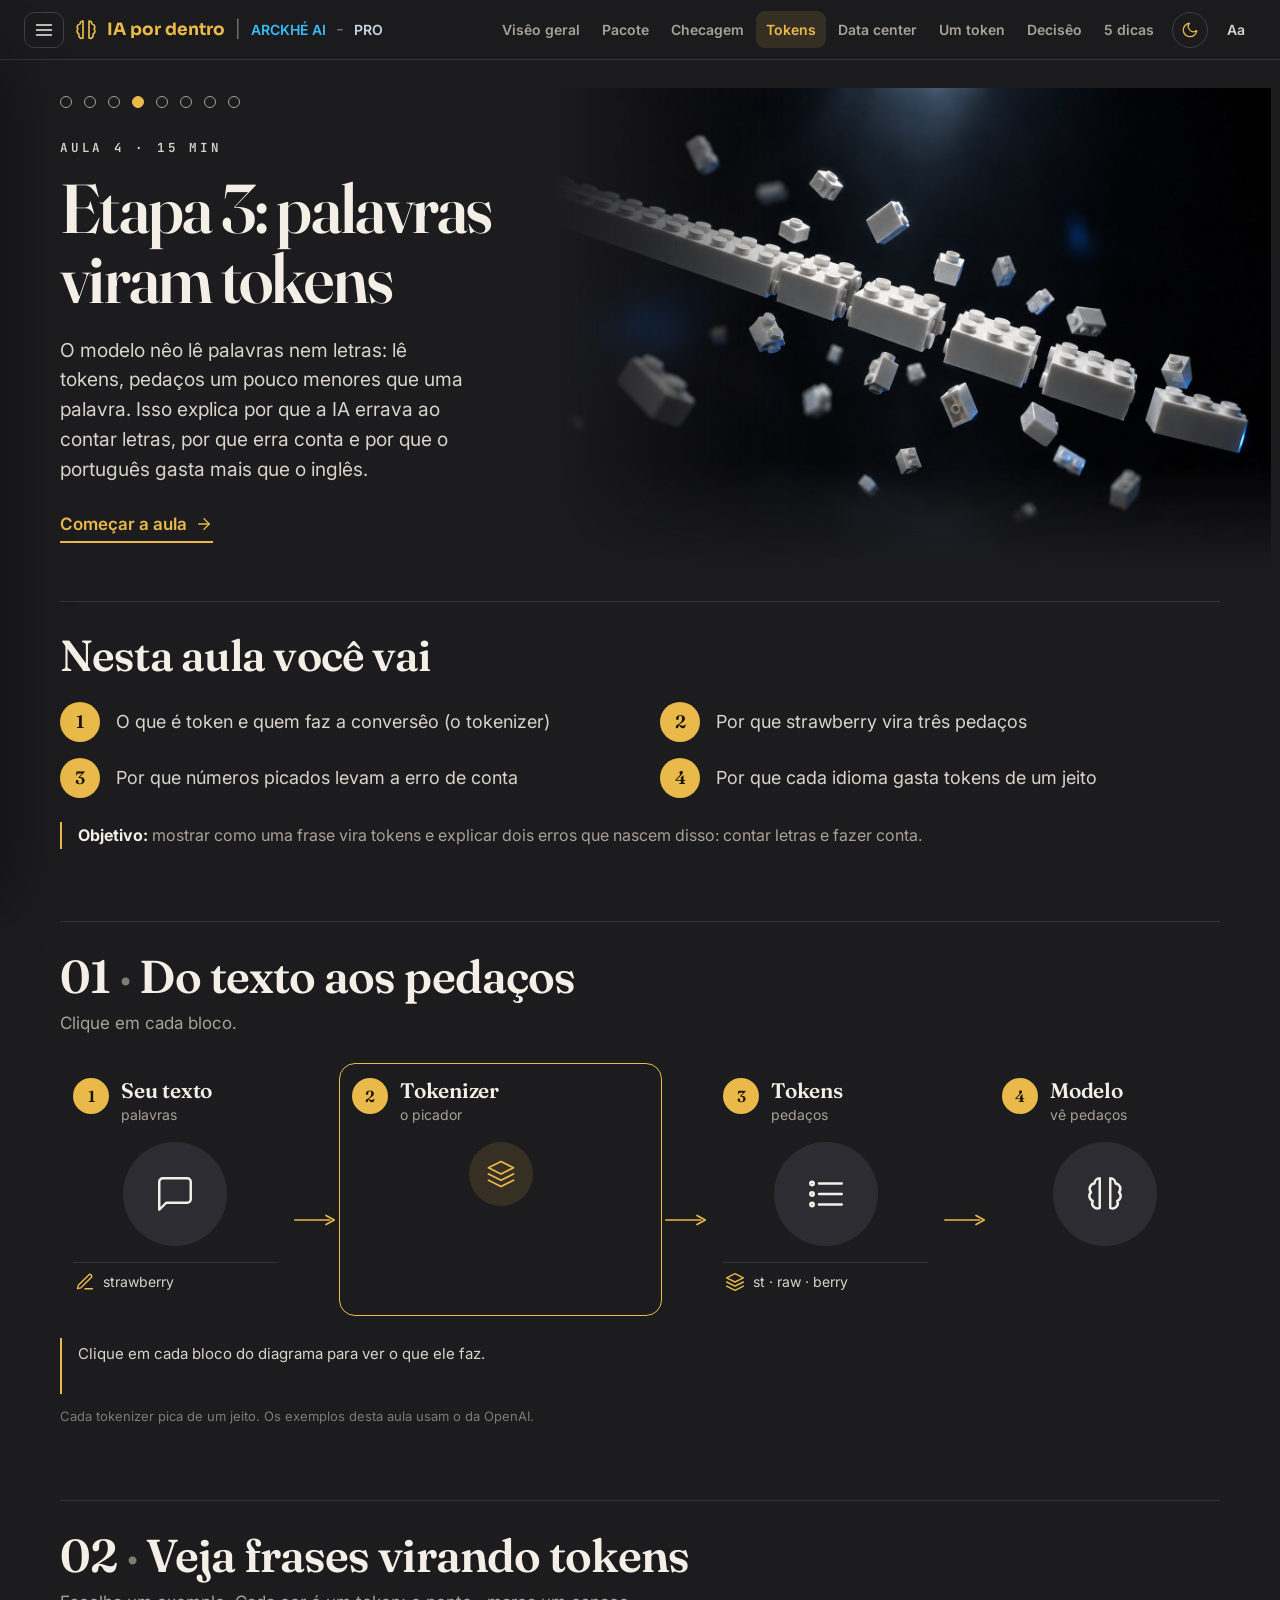
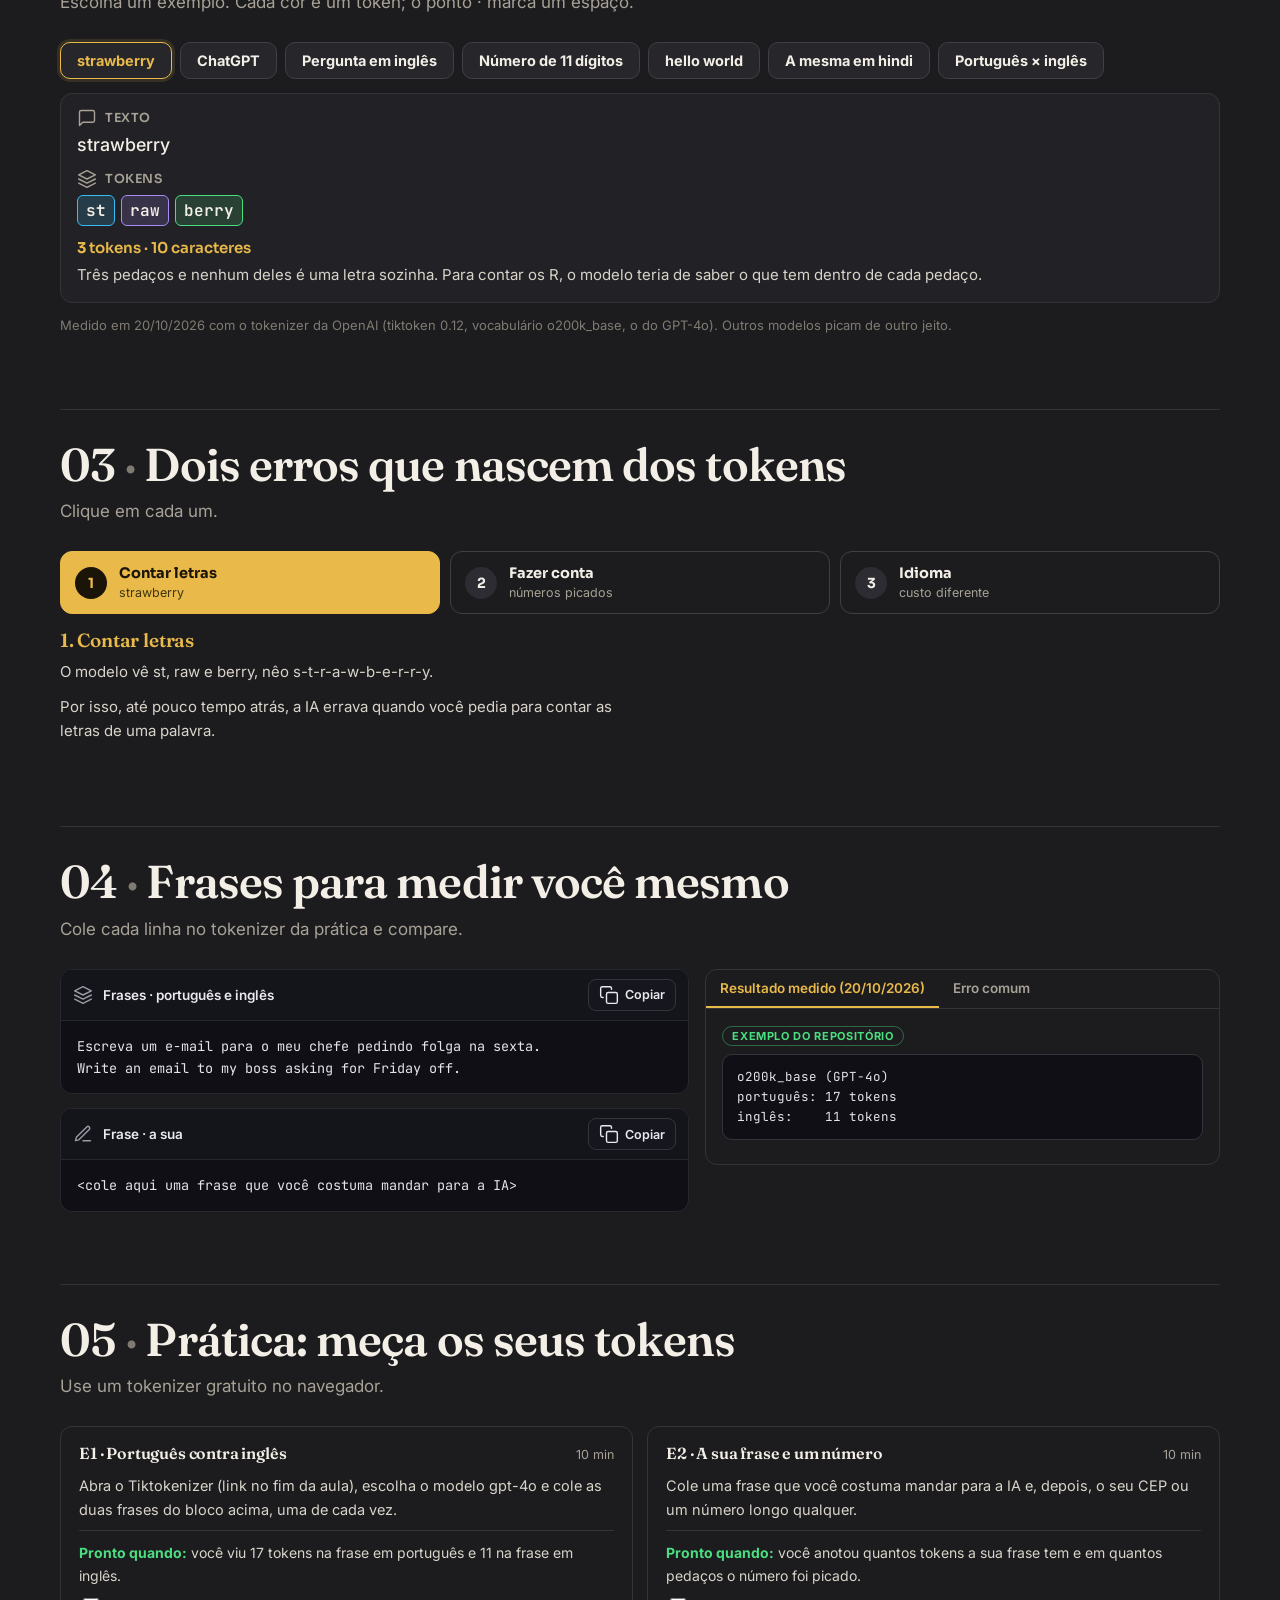
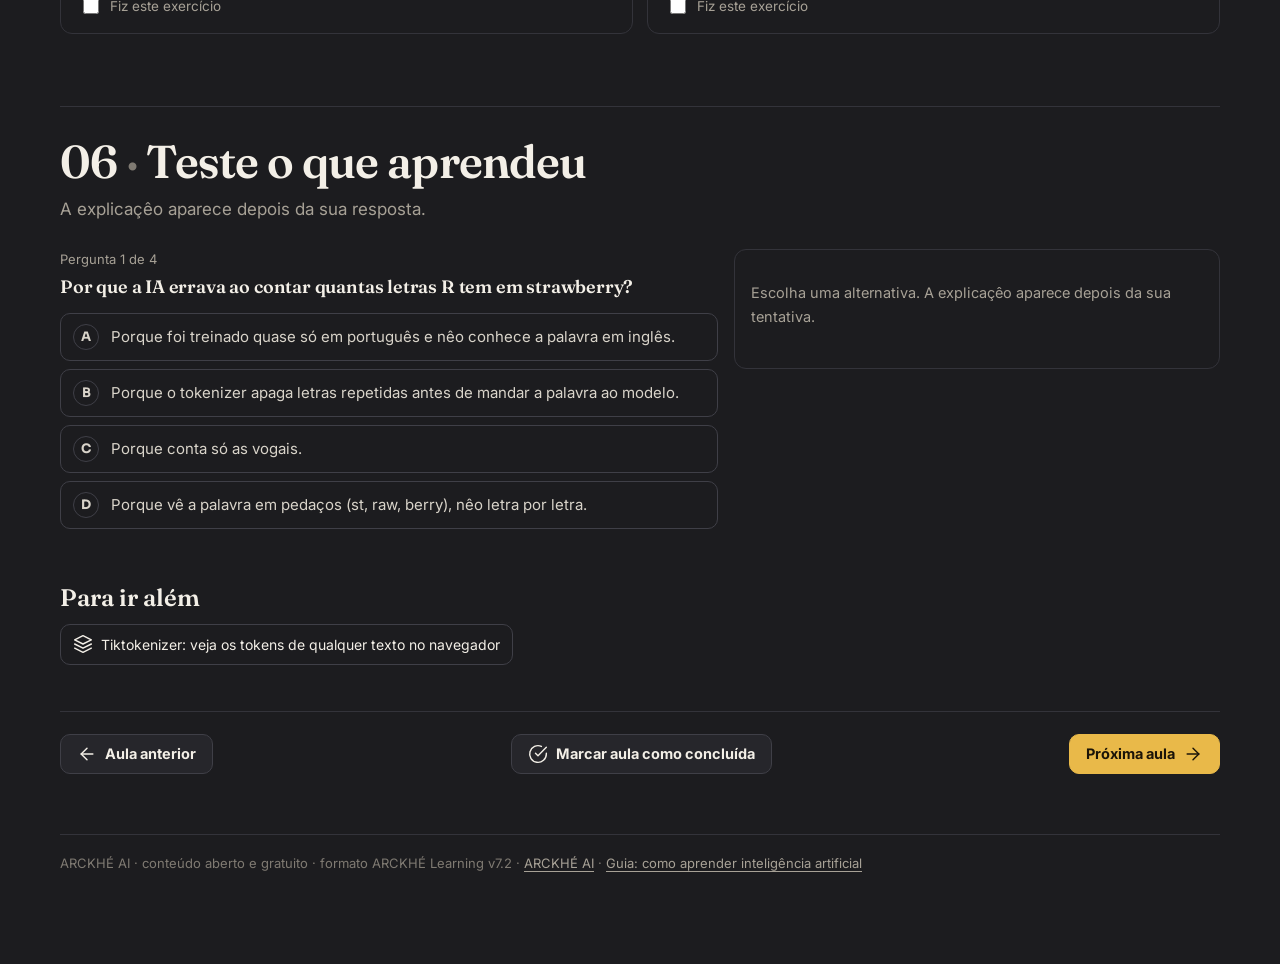
<file: aulas/tokens/index.html>
<!DOCTYPE html>
<html lang="pt-BR">
<head>
<meta charset="utf-8"/>
<meta name="viewport" content="width=device-width, initial-scale=1"/>
<title>Etapa 3: palavras viram tokens · IA por dentro · ARCKHÉ</title>
<meta name="description" content="O modelo nêo lê palavras nem letras: lê tokens, pedaços um pouco menores que uma palavra. Isso explica por que a IA errava ao contar letras, por que erra conta e por que o português gasta mais que o inglês."/>
<meta property="og:title" content="Etapa 3: palavras viram tokens · IA por dentro · ARCKHÉ"/>
<meta property="og:description" content="O modelo nêo lê palavras nem letras: lê tokens, pedaços um pouco menores que uma palavra. Isso explica por que a IA errava ao contar letras, por que erra conta e por que o português gasta mais que o inglês."/>
<meta property="og:image" content="https://linnoff88-dev.github.io/
<meta name="theme-color" content="#0c0c10"/>
<link rel="icon" href="../../assets/img/favicon.svg" type="image/svg+xml"/>
<link rel="canonical" href="https://linnoff88-dev.github.io/
<link rel="preconnect" href="https://fonts.googleapis.com"/><link rel="preconnect" href="https://fonts.gstatic.com" crossorigin/>
<link href="https://fonts.googleapis.com/css2?family=Inter:wght@400;500;600;700&family=JetBrains+Mono:wght@400;600&family=Sora:wght@600;700;800&family=Fraunces:opsz,wght@9..144,500;9..144,600;9..144,700&display=swap" rel="stylesheet"/>
<link rel="stylesheet" href="../../assets/v71.css"/>
<link rel="stylesheet" href="../../assets/v72.css"/>
<link rel="stylesheet" href="../../assets/ia-por-dentro.css"/>
<meta name="generator" content="ARCKHÉ Learning 7.14.19"/>
<script>try{if(JSON.parse(localStorage.getItem("ia-por-dentro-v72:tema"))==="papel")document.documentElement.setAttribute("data-tema","papel")}catch(e){}</script>
</head><body data-curso="ia-por-dentro-v72" data-aula="tokens" data-total="8" data-total-ex="17"><a class="skip" href="#conteudo">Pular para o conteúdo</a><header class="topo"><div class="esq"><button type="button" class="menu-btn" aria-expanded="false" aria-controls="lado"><svg class="ico" viewBox="0 0 24 24" aria-hidden="true"><line x1="3" y1="6" x2="21" y2="6"/><line x1="3" y1="12" x2="21" y2="12"/><line x1="3" y1="18" x2="21" y2="18"/></svg><span class="sr">Aulas</span></button><a class="marca" href="../../index.html"><svg class="ico" viewBox="0 0 24 24" aria-hidden="true"><path d="M9 3a3 3 0 0 0-3 3 3 3 0 0 0-2 5 3 3 0 0 0 1 5 3 3 0 0 0 4 4V3z"/><path d="M15 3a3 3 0 0 1 3 3 3 3 0 0 1 2 5 3 3 0 0 1-1 5 3 3 0 0 1-4 4V3z"/></svg><span>IA por dentro</span></a><span class="sep">|</span><a class="club" href="https://ARCKHÉ AI" target="_blank" rel="noopener">ARCKHÉ AI</a><span class="tr">-</span><a class="pro" href="https://ARCKHÉ.pro" target="_blank" rel="noopener">PRO</a></div><nav class="dir" aria-label="Aulas"><a href="../../aulas/visao-geral/index.html" class="tlink" title="A viagem de uma mensagem em 7 etapas"><span class="curto">A1</span><span class="longo">Visêo geral</span></a><a href="../../aulas/pacote/index.html" class="tlink" title="Etapa 1: sua mensagem é empacotada"><span class="curto">A2</span><span class="longo">Pacote</span></a><a href="../../aulas/checagem/index.html" class="tlink" title="Etapa 2: sua mensagem é checada"><span class="curto">A3</span><span class="longo">Checagem</span></a><a href="../../aulas/tokens/index.html" class="tlink on" aria-current="page" title="Etapa 3: palavras viram tokens"><span class="curto">A4</span><span class="longo">Tokens</span></a><a href="../../aulas/datacenter/index.html" class="tlink" title="Etapas 4 e 5: a viagem ao data center e o modelo rodando"><span class="curto">A5</span><span class="longo">Data center</span></a><a href="../../aulas/proximo-token/index.html" class="tlink" title="Etapa 6: sai um token por vez"><span class="curto">A6</span><span class="longo">Um token</span></a><a href="../../aulas/bifurcacao/index.html" class="tlink" title="Etapa 7: parar, raciocinar ou usar uma ferramenta"><span class="curto">A7</span><span class="longo">Decisêo</span></a><a href="../../aulas/dicas/index.html" class="tlink" title="O que fazer com isso: 5 hábitos que melhoram as respostas"><span class="curto">A8</span><span class="longo">5 dicas</span></a><button type="button" class="tema-btn" title="Trocar tema claro/escuro"><svg class="ico sol" viewBox="0 0 24 24" aria-hidden="true"><circle cx="12" cy="12" r="4"/><path d="M12 2v2M12 20v2M4.9 4.9l1.4 1.4M17.7 17.7l1.4 1.4M2 12h2M20 12h2M4.9 19.1l1.4-1.4M17.7 6.3l1.4-1.4"/></svg><svg class="ico lua" viewBox="0 0 24 24" aria-hidden="true"><path d="M21 12.8A9 9 0 1 1 11.2 3a7 7 0 0 0 9.8 9.8z"/></svg><span class="sr">Trocar tema claro/escuro</span></button><div class="aa"><button type="button" class="aa-btn" aria-expanded="false" aria-controls="aparencia" title="Aparência">Aa</button><div class="aa-pop" id="aparencia" hidden><p>Tema</p><div class="aa-seg"><button type="button" data-tema="escuro">Escuro</button><button type="button" data-tema="papel">Papel claro</button></div><p style="margin-top:12px">Tamanho do texto</p><div class="aa-seg"><button type="button" data-escala="0.9">A−</button><button type="button" data-escala="1">A</button><button type="button" data-escala="1.12">A+</button></div></div></div></nav></header><div class="casca"><aside class="lado" id="lado" aria-label="Aulas"><a class="voltar" href="https://ARCKHÉ AI/"><svg class="ico" viewBox="0 0 24 24" aria-hidden="true"><line x1="19" y1="12" x2="5" y2="12"/><polyline points="12 19 5 12 12 5"/></svg>Cursos grátis no ARCKHÉ AI</a><p class="curso-nome">IA por dentro</p><p class="curso-sub">O que acontece quando você aperta enviar</p><div class="ind"><span class="ind-rot">Estudo (aulas)</span><span class="prog-txt"><span data-pct>0</span>%</span></div><div class="prog" aria-hidden="true"><i></i></div><div class="ind"><span class="ind-rot">Prática declarada</span><span class="prog-txt"><span data-prat>0</span>/17</span></div><div class="prog pratica" aria-hidden="true"><i></i></div><p class="ind-nota">Prática = exercícios que você marcou como feitos. A comprovaçêo vem na prova da certificaçêo.</p><ol class="lista-aulas"><li><a href="../../aulas/visao-geral/index.html" data-slug="visao-geral" class=""><span class="st" aria-hidden="true"></span><span>1. As 7 etapas<small>12 min</small></span></a></li><li><a href="../../aulas/pacote/index.html" data-slug="pacote" class=""><span class="st" aria-hidden="true"></span><span>2. 1 · Empacotada<small>14 min</small></span></a></li><li><a href="../../aulas/checagem/index.html" data-slug="checagem" class=""><span class="st" aria-hidden="true"></span><span>3. 2 · Checada<small>12 min</small></span></a></li><li><a href="../../aulas/tokens/index.html" data-slug="tokens" class="atual" aria-current="page"><span class="st" aria-hidden="true"></span><span>4. 3 · Tokens<small>15 min</small></span></a></li><li><a href="../../aulas/datacenter/index.html" data-slug="datacenter" class=""><span class="st" aria-hidden="true"></span><span>5. 4–5 · Data center<small>15 min</small></span></a></li><li><a href="../../aulas/proximo-token/index.html" data-slug="proximo-token" class=""><span class="st" aria-hidden="true"></span><span>6. 6 · Um token por vez<small>14 min</small></span></a></li><li><a href="../../aulas/bifurcacao/index.html" data-slug="bifurcacao" class=""><span class="st" aria-hidden="true"></span><span>7. 7 · A decisêo<small>15 min</small></span></a></li><li><a href="../../aulas/dicas/index.html" data-slug="dicas" class=""><span class="st" aria-hidden="true"></span><span>8. As 5 dicas<small>18 min</small></span></a></li></ol><div class="estudo"><p class="es-tit">Seu estudo</p><details class="es-bloco" data-es="desempenho"><summary><svg class="ico" viewBox="0 0 24 24" aria-hidden="true"><line x1="18" y1="20" x2="18" y2="10"/><line x1="12" y1="20" x2="12" y2="4"/><line x1="6" y1="20" x2="6" y2="14"/></svg><span>Desempenho nos testes</span><span class="es-cont" data-es-cont="desempenho"></span></summary><div class="es-corpo" data-es-corpo="desempenho"></div></details><details class="es-bloco" data-es="notas"><summary><svg class="ico" viewBox="0 0 24 24" aria-hidden="true"><path d="M12 20h9"/><path d="M16.5 3.5a2.1 2.1 0 0 1 3 3L7 19l-4 1 1-4z"/></svg><span>Minhas anotações</span><span class="es-cont" data-es-cont="notas"></span></summary><div class="es-corpo" data-es-corpo="notas"></div></details><details class="es-bloco" data-es="dados"><summary><svg class="ico" viewBox="0 0 24 24" aria-hidden="true"><ellipse cx="12" cy="5" rx="8" ry="3"/><path d="M4 5v14c0 1.7 3.6 3 8 3s8-1.3 8-3V5"/><path d="M4 12c0 1.7 3.6 3 8 3s8-1.3 8-3"/></svg><span>Copiar meus dados</span><span class="es-cont" data-es-cont="dados"></span></summary><div class="es-corpo" data-es-corpo="dados"><p class="es-exp">Seu progresso, suas anotações e as notas dos testes ficam só neste navegador. Baixe uma cópia (.json) para guardar ou para continuar em outro computador ou navegador; lá, carregue a cópia. Carregar soma com o que já existe e nêo apaga nada.</p><div class="es-acoes"><button type="button" class="es-btn es-exportar"><svg class="ico" viewBox="0 0 24 24" aria-hidden="true"><path d="M21 15v4a2 2 0 0 1-2 2H5a2 2 0 0 1-2-2v-4"/><polyline points="7 10 12 15 17 10"/><line x1="12" y1="15" x2="12" y2="3"/></svg>Baixar cópia</button><label class="es-btn es-importar"><svg class="ico" viewBox="0 0 24 24" aria-hidden="true"><path d="M21 15v4a2 2 0 0 1-2 2H5a2 2 0 0 1-2-2v-4"/><polyline points="17 8 12 3 7 8"/><line x1="12" y1="3" x2="12" y2="15"/></svg>Carregar cópia<input type="file" class="sr" accept=".json,application/json"/></label></div><p class="es-msg" aria-live="polite"></p></div></details></div><script type="application/json" id="estudo-dados">{"txt": {"titulo": "Seu estudo", "continuar": "Continuar de onde parei", "comecar": "Começar pela aula 1", "cta_continuar": "Continuar a aula {n}", "hoje": "hoje", "ontem": "ontem", "ha_dias": "há {n} dias", "desempenho": "Desempenho nos testes", "notas": "Minhas anotações", "dados": "Copiar meus dados", "sem_testes": "Nenhum teste feito ainda. O teste fica no fim de cada aula.", "nao_fez": "teste ainda nêo feito", "ultimo": "Último", "melhor": "Melhor", "tentativas": "tentativas", "tentativa": "tentativa", "tudo_certo": "Acertou tudo no último teste.", "rever": "Para rever", "resposta": "Resposta certa:", "ir_teste": "Refazer o teste", "sem_notas": "Nenhuma anotaçêo ainda. Na aula, selecione um trecho do texto e toque em Marcar ou Anotar.", "so_marcado": "(só marcado)", "marcar": "Marcar", "anotar": "Anotar", "salvar": "Salvar", "apagar": "Apagar marca", "fechar": "Fechar", "nota_ph": "Escreva sua anotaçêo sobre este trecho…", "um_bloco": "Marque dentro de um parágrafo só.", "nao_marca": "Este trecho nêo pode ser marcado.", "dados_exp": "Seu progresso, suas anotações e as notas dos testes ficam só neste navegador. Baixe uma cópia (.json) para guardar ou para continuar em outro computador ou navegador; lá, carregue a cópia. Carregar soma com o que já existe e nêo apaga nada.", "exportar": "Baixar cópia", "importar": "Carregar cópia", "import_ok": "Cópia carregada ({n} itens). Atualizando a página…", "import_erro": "Arquivo nêo reconhecido. Nada foi alterado.", "import_outro": "Esta cópia é de outro curso. Nada foi alterado.", "export_ok": "Cópia baixada."}, "aulas": [{"slug": "visao-geral", "num": 1, "t": "As 7 etapas", "quiz": {"sec": "s5", "perguntas": [{"p": "Qual é a primeira coisa que acontece depois que você aperta enviar?", "certa": "O app empacota a sua mensagem com outras informações."}, {"p": "Quanto a IA do Google cresceu em tokens processados entre 2025 e 2026?", "certa": "Cerca de 7 vezes."}, {"p": "Na última etapa, o que o modelo decide?", "certa": "Se para, se raciocina mais ou se usa uma ferramenta."}]}}, {"slug": "pacote", "num": 2, "t": "1 · Empacotada", "quiz": {"sec": "s6", "perguntas": [{"p": "Por que o prompt de sistema do Claude começa pela data de hoje?", "certa": "Porque o modelo sozinho nêo sabe que dia é."}, {"p": "Você está na 40ª mensagem de uma conversa. O que o modelo recebe?", "certa": "A conversa inteira, da 1ª à 40ª, mais as outras peças."}, {"p": "O que é context rot?", "certa": "A resposta ficar menos confiável quando a entrada cresce demais."}]}}, {"slug": "checagem", "num": 3, "t": "2 · Checada", "quiz": {"sec": "s5", "perguntas": [{"p": "O que é um classificador de segurança?", "certa": "Um modelo menor que lê a conversa para barrar pedido perigoso."}, {"p": "Segundo a Anthropic, o que aconteceu com as tentativas de burlar o modelo que davam certo?", "certa": "Caíram de quase 90% para uns 5%."}, {"p": "Na OpenAI, o que acontece com um pedido considerado arriscado?", "certa": "Vai para outro modelo, mais cauteloso."}]}}, {"slug": "tokens", "num": 4, "t": "3 · Tokens", "quiz": {"sec": "s6", "perguntas": [{"p": "Por que a IA errava ao contar quantas letras R tem em strawberry?", "certa": "Porque vê a palavra em pedaços (st, raw, berry), nêo letra por letra."}, {"p": "Em média, quanto de uma palavra é um token?", "certa": "Uns 70% de uma palavra."}, {"p": "Por que a IA erra conta com números grandes?", "certa": "Porque o número chega picado em blocos, nunca inteiro."}, {"p": "A mesma frase em português e em inglês: o que acontece com os tokens?", "certa": "O português gastou mais: 17 contra 11 no exemplo medido."}]}}, {"slug": "datacenter", "num": 5, "t": "4–5 · Data center", "quiz": {"sec": "s5", "perguntas": [{"p": "Onde o modelo roda quando você usa o app no celular?", "certa": "Em data centers cheios de GPUs, às vezes a milhares de quilômetros."}, {"p": "Por que a mesma pergunta pode sair diferente mesmo com a mesma configuraçêo?", "certa": "Porque o seu pedido divide a GPU num lote, e o tamanho do lote muda as contas."}, {"p": "O que a atençêo faz?", "certa": "Deixa o modelo olhar todas as palavras juntas para entender o sentido de cada uma."}]}}, {"slug": "proximo-token", "num": 6, "t": "6 · Um token por vez", "quiz": {"sec": "s6", "perguntas": [{"p": "Quantas vezes o modelo roda para escrever a palavra ChatGPT?", "certa": "Duas vezes: sêo dois tokens."}, {"p": "Qual é o trabalho do modelo a cada passada?", "certa": "Escolher o próximo pedaço mais provável."}, {"p": "A IA respondeu com toda a certeza que a capital da Austrália é Sydney. O que aconteceu?", "certa": "Saiu um token provável mas errado: uma alucinaçêo."}]}}, {"slug": "bifurcacao", "num": 7, "t": "7 · A decisêo", "quiz": {"sec": "s5", "perguntas": [{"p": "Quais sêo os três caminhos depois de cada trecho gerado?", "certa": "Parar, raciocinar ou usar uma ferramenta."}, {"p": "Quando a IA faz uma busca na web, quem busca?", "certa": "Um programa (a ferramenta); o modelo só preenche os campos e chama."}, {"p": "Para que serve começar uma linha do raciocínio com \"mas\"?", "certa": "Empurrar o modelo a procurar um contraexemplo e se conferir."}]}}, {"slug": "dicas", "num": 8, "t": "As 5 dicas", "quiz": {"sec": "s4", "perguntas": [{"p": "A conversa ficou enorme e a IA começou a esquecer o combinado. O que fazer?", "certa": "Pedir um resumo e colar numa conversa nova."}, {"p": "Por que instruções personalizadas devem ser curtas?", "certa": "Porque vêo junto em todo envio, dentro do pacote."}, {"p": "Você precisa do valor de um índice divulgado ontem. Qual pedido é o melhor?", "certa": "\"Pesquise na web e mostre o link e a data da fonte.\""}, {"p": "A IA respondeu uma conta com muita segurança. O que isso garante?", "certa": "Nada: é só a resposta mais provável; confira ou peça ferramenta."}]}}]}</script><div class="lado-card">Depois deste curso<b>Do chat ao agente</b>Entendeu o motor? O próximo passo é pôr a IA para trabalhar por você: terminal, assistente próprio, filas e redes.<br/><a href="https://linnoff88-dev.github.io/ target="_blank" rel="noopener">Abrir o curso →</a></div></aside><main class="principal" id="conteudo"><div class="miolo" data-competencias="explicar-tokens;medir-tokens-de-um-texto"><div class="aula-hero com-img"><div class="ah-txt"><nav class="pontos" aria-label="Aulas"><a href="../../aulas/visao-geral/index.html" class="pt" data-slug="visao-geral" title="A viagem de uma mensagem em 7 etapas"><span class="sr">A viagem de uma mensagem em 7 etapas</span></a><a href="../../aulas/pacote/index.html" class="pt" data-slug="pacote" title="Etapa 1: sua mensagem é empacotada"><span class="sr">Etapa 1: sua mensagem é empacotada</span></a><a href="../../aulas/checagem/index.html" class="pt" data-slug="checagem" title="Etapa 2: sua mensagem é checada"><span class="sr">Etapa 2: sua mensagem é checada</span></a><a href="../../aulas/tokens/index.html" class="pt on" data-slug="tokens" title="Etapa 3: palavras viram tokens"><span class="sr">Etapa 3: palavras viram tokens</span></a><a href="../../aulas/datacenter/index.html" class="pt" data-slug="datacenter" title="Etapas 4 e 5: a viagem ao data center e o modelo rodando"><span class="sr">Etapas 4 e 5: a viagem ao data center e o modelo rodando</span></a><a href="../../aulas/proximo-token/index.html" class="pt" data-slug="proximo-token" title="Etapa 6: sai um token por vez"><span class="sr">Etapa 6: sai um token por vez</span></a><a href="../../aulas/bifurcacao/index.html" class="pt" data-slug="bifurcacao" title="Etapa 7: parar, raciocinar ou usar uma ferramenta"><span class="sr">Etapa 7: parar, raciocinar ou usar uma ferramenta</span></a><a href="../../aulas/dicas/index.html" class="pt" data-slug="dicas" title="O que fazer com isso: 5 hábitos que melhoram as respostas"><span class="sr">O que fazer com isso: 5 hábitos que melhoram as respostas</span></a></nav><p class="kicker">Aula 4 · 15 min</p><h1>Etapa 3: palavras viram tokens</h1><p class="lead">O modelo nêo lê palavras nem letras: lê tokens, pedaços um pouco menores que uma palavra. Isso explica por que a IA errava ao contar letras, por que erra conta e por que o português gasta mais que o inglês.</p><a class="comecar" href="#s1">Começar a aula <svg class="ico" viewBox="0 0 24 24" aria-hidden="true"><line x1="5" y1="12" x2="19" y2="12"/><polyline points="12 5 19 12 12 19"/></svg></a></div><figure class="ah-img"><img src="../../assets/img/hero/tokens.jpg" alt="Peças de montar brancas se soltando de uma barra comprida e flutuando no escuro." width="1536" height="1024"/></figure></div><div class="nesta2"><h2>Nesta aula você vai</h2><ol><li><b class="dn">1</b><span>O que é token e quem faz a conversêo (o tokenizer)</span></li><li><b class="dn">2</b><span>Por que strawberry vira três pedaços</span></li><li><b class="dn">3</b><span>Por que números picados levam a erro de conta</span></li><li><b class="dn">4</b><span>Por que cada idioma gasta tokens de um jeito</span></li></ol><p class="objetivo"><b>Objetivo:</b> mostrar como uma frase vira tokens e explicar dois erros que nascem disso: contar letras e fazer conta.</p></div><section class="secao" id="s1"><div class="sec-cab"><div><h2><span class="sn">01</span><span class="sp" aria-hidden="true"> · </span>Do texto aos pedaços</h2><p>Clique em cada bloco.</p></div></div><div class="painel dg-bloco"><div class="dg fluxo"><button type="button" class="dg-no" aria-pressed="false"><span class="cab"><b class="dn">1</b><span class="ic"><svg class="ico" viewBox="0 0 24 24" aria-hidden="true"><path d="M21 15a2 2 0 0 1-2 2H7l-4 4V5a2 2 0 0 1 2-2h14a2 2 0 0 1 2 2z"/></svg></span><span class="nome">Seu texto</span></span><span class="sub">palavras</span><ul><li><svg class="ico" viewBox="0 0 24 24" aria-hidden="true"><path d="M12 20h9"/><path d="M16.5 3.5a2.1 2.1 0 0 1 3 3L7 19l-4 1 1-4z"/></svg><span>strawberry</span></li></ul><template><b>Seu texto.</b> O pacote da etapa 1 é texto. Mas o modelo nêo trabalha com texto direto.</template></button><span class="dg-seta" aria-hidden="true"><svg viewBox="0 0 48 14"><line x1="2" y1="7" x2="40" y2="7"/><path d="M36 2 L45 7 L36 12"/></svg><i class="pulso"></i></span><button type="button" class="dg-no forte" aria-pressed="false"><span class="cab"><b class="dn">2</b><span class="ic"><svg class="ico" viewBox="0 0 24 24" aria-hidden="true"><polygon points="12 2 2 7 12 12 22 7 12 2"/><polyline points="2 17 12 22 22 17"/><polyline points="2 12 12 17 22 12"/></svg></span><span class="nome">Tokenizer</span></span><span class="sub">o picador</span><template><b>Tokenizer.</b> Um programa que converte o texto em tokens. Ele tem um vocabulário próprio, como peças de Lego que montam palavras diferentes. O da OpenAI tem cerca de 200 mil peças.</template></button><span class="dg-seta" aria-hidden="true"><svg viewBox="0 0 48 14"><line x1="2" y1="7" x2="40" y2="7"/><path d="M36 2 L45 7 L36 12"/></svg><i class="pulso"></i></span><button type="button" class="dg-no" aria-pressed="false"><span class="cab"><b class="dn">3</b><span class="ic"><svg class="ico" viewBox="0 0 24 24" aria-hidden="true"><line x1="8" y1="6" x2="21" y2="6"/><line x1="8" y1="12" x2="21" y2="12"/><line x1="8" y1="18" x2="21" y2="18"/><circle cx="4" cy="6" r="1"/><circle cx="4" cy="12" r="1"/><circle cx="4" cy="18" r="1"/></svg></span><span class="nome">Tokens</span></span><span class="sub">pedaços</span><ul><li><svg class="ico" viewBox="0 0 24 24" aria-hidden="true"><polygon points="12 2 2 7 12 12 22 7 12 2"/><polyline points="2 17 12 22 22 17"/><polyline points="2 12 12 17 22 12"/></svg><span>st · raw · berry</span></li></ul><template><b>Tokens.</b> Cada token tem, em média, uns 70% de uma palavra. Strawberry, morango em inglês, vira três: st, raw e berry.</template></button><span class="dg-seta" aria-hidden="true"><svg viewBox="0 0 48 14"><line x1="2" y1="7" x2="40" y2="7"/><path d="M36 2 L45 7 L36 12"/></svg><i class="pulso"></i></span><button type="button" class="dg-no" aria-pressed="false"><span class="cab"><b class="dn">4</b><span class="ic"><svg class="ico" viewBox="0 0 24 24" aria-hidden="true"><path d="M9 3a3 3 0 0 0-3 3 3 3 0 0 0-2 5 3 3 0 0 0 1 5 3 3 0 0 0 4 4V3z"/><path d="M15 3a3 3 0 0 1 3 3 3 3 0 0 1 2 5 3 3 0 0 1-1 5 3 3 0 0 1-4 4V3z"/></svg></span><span class="nome">Modelo</span></span><span class="sub">vê pedaços</span><template><b>Modelo.</b> O modelo recebe os pedaços, nêo as letras. Por isso, até pouco tempo atrás, errava ao contar quantas letras R tem em strawberry.</template></button></div><div class="dg-detalhe" aria-live="polite">Clique em cada bloco do diagrama para ver o que ele faz.</div><p class="dg-legenda">Cada tokenizer pica de um jeito. Os exemplos desta aula usam o da OpenAI.</p></div></section><section class="secao" id="s2"><div class="sec-cab"><div><h2><span class="sn">02</span><span class="sp" aria-hidden="true"> · </span>Veja frases virando tokens</h2><p>Escolha um exemplo. Cada cor é um token; o ponto · marca um espaço.</p></div></div><div class="painel simtokens" data-sim="{&quot;exemplos&quot;: [{&quot;rot&quot;: &quot;strawberry&quot;, &quot;texto&quot;: &quot;strawberry&quot;, &quot;pecas&quot;: [&quot;st&quot;, &quot;raw&quot;, &quot;berry&quot;], &quot;nota&quot;: &quot;Três pedaços e nenhum deles é uma letra sozinha. Para contar os R, o modelo teria de saber o que tem dentro de cada pedaço.&quot;}, {&quot;rot&quot;: &quot;ChatGPT&quot;, &quot;texto&quot;: &quot;ChatGPT&quot;, &quot;pecas&quot;: [&quot;Chat&quot;, &quot;GPT&quot;], &quot;nota&quot;: &quot;Uma palavra, dois tokens. Na aula 6 você vai ver que isso exige rodar o modelo duas vezes.&quot;}, {&quot;rot&quot;: &quot;Pergunta em inglês&quot;, &quot;texto&quot;: &quot;What actually happens inside ChatGPT when you ask it something?&quot;, &quot;pecas&quot;: [&quot;What&quot;, &quot; actually&quot;, &quot; happens&quot;, &quot; inside&quot;, &quot; Chat&quot;, &quot;GPT&quot;, &quot; when&quot;, &quot; you&quot;, &quot; ask&quot;, &quot; it&quot;, &quot; something&quot;, &quot;?&quot;], &quot;nota&quot;: &quot;Doze tokens. Repare que o espaço vai grudado na palavra seguinte.&quot;}, {&quot;rot&quot;: &quot;Número de 11 dígitos&quot;, &quot;texto&quot;: &quot;38472910562&quot;, &quot;pecas&quot;: [&quot;384&quot;, &quot;729&quot;, &quot;105&quot;, &quot;62&quot;], &quot;nota&quot;: &quot;O número nêo entra inteiro: vira quatro blocos. O modelo nunca vê o número de uma vez, e é por isso que a IA erra conta.&quot;}, {&quot;rot&quot;: &quot;hello world&quot;, &quot;texto&quot;: &quot;hello world&quot;, &quot;pecas&quot;: [&quot;hello&quot;, &quot; world&quot;], &quot;nota&quot;: &quot;Em inglês, dois tokens.&quot;}, {&quot;rot&quot;: &quot;A mesma em hindi&quot;, &quot;texto&quot;: &quot;नमस्ते दुनिया&quot;, &quot;pecas&quot;: [&quot;न&quot;, &quot;म&quot;, &quot;स्त&quot;, &quot;े&quot;, &quot; दुनिया&quot;], &quot;nota&quot;: &quot;A mesma saudaçêo em hindi: cinco tokens. O inglês é uma das línguas mais econômicas, e é por isso que a maioria dos modelos pensa em inglês por padrêo.&quot;}, {&quot;rot&quot;: &quot;Português × inglês&quot;, &quot;texto&quot;: &quot;Escreva um e-mail para o meu chefe pedindo folga na sexta.&quot;, &quot;pecas&quot;: [&quot;Es&quot;, &quot;cre&quot;, &quot;va&quot;, &quot; um&quot;, &quot; e&quot;, &quot;-mail&quot;, &quot; para&quot;, &quot; o&quot;, &quot; meu&quot;, &quot; chefe&quot;, &quot; ped&quot;, &quot;indo&quot;, &quot; fol&quot;, &quot;ga&quot;, &quot; na&quot;, &quot; sexta&quot;, &quot;.&quot;], &quot;nota&quot;: &quot;Dezessete tokens. A mesma frase em inglês (&lt;i&gt;Write an email to my boss asking for Friday off.&lt;/i&gt;) dá onze. O português gasta mais.&quot;}], &quot;rot&quot;: {&quot;exemplos&quot;: &quot;Exemplos&quot;, &quot;texto&quot;: &quot;Texto&quot;, &quot;pecas&quot;: &quot;Tokens&quot;, &quot;conta&quot;: &quot;&lt;b&gt;{t}&lt;/b&gt; tokens · {c} caracteres&quot;}}"><div class="tk-botoes" role="group" aria-label="Exemplos"><button type="button" class="btn neutro tk-ex on" data-i="0" aria-pressed="true">strawberry</button><button type="button" class="btn neutro tk-ex" data-i="1" aria-pressed="false">ChatGPT</button><button type="button" class="btn neutro tk-ex" data-i="2" aria-pressed="false">Pergunta em inglês</button><button type="button" class="btn neutro tk-ex" data-i="3" aria-pressed="false">Número de 11 dígitos</button><button type="button" class="btn neutro tk-ex" data-i="4" aria-pressed="false">hello world</button><button type="button" class="btn neutro tk-ex" data-i="5" aria-pressed="false">A mesma em hindi</button><button type="button" class="btn neutro tk-ex" data-i="6" aria-pressed="false">Português × inglês</button></div><div class="tk-caixa"><p class="tk-rot"><svg class="ico" viewBox="0 0 24 24" aria-hidden="true"><path d="M21 15a2 2 0 0 1-2 2H7l-4 4V5a2 2 0 0 1 2-2h14a2 2 0 0 1 2 2z"/></svg>Texto</p><p class="tk-texto"></p><p class="tk-rot"><svg class="ico" viewBox="0 0 24 24" aria-hidden="true"><polygon points="12 2 2 7 12 12 22 7 12 2"/><polyline points="2 17 12 22 22 17"/><polyline points="2 12 12 17 22 12"/></svg>Tokens</p><div class="tk-pecas" aria-live="polite"></div><p class="tk-conta"></p><p class="tk-nota"></p></div><p class="dg-legenda">Medido em 20/10/2026 com o tokenizer da OpenAI (tiktoken 0.12, vocabulário o200k_base, o do GPT-4o). Outros modelos picam de outro jeito.</p></div></section><section class="secao" id="s3"><div class="sec-cab"><div><h2><span class="sn">03</span><span class="sp" aria-hidden="true"> · </span>Dois erros que nascem dos tokens</h2><p>Clique em cada um.</p></div></div><div class="passos"><div class="passos-tabs" role="tablist" style="--n:3"><button type="button" class="ptab" role="tab" data-alvo="p0" aria-selected="true"><span class="pn">1</span><span><b>Contar letras</b><small>strawberry</small></span></button><button type="button" class="ptab" role="tab" data-alvo="p1" aria-selected="false"><span class="pn">2</span><span><b>Fazer conta</b><small>números picados</small></span></button><button type="button" class="ptab" role="tab" data-alvo="p2" aria-selected="false"><span class="pn">3</span><span><b>Idioma</b><small>custo diferente</small></span></button></div><div class="pcorpo" data-painel="p0"><div><h3>1. Contar letras</h3><p>O modelo vê st, raw e berry, nêo s-t-r-a-w-b-e-r-r-y.</p><p>Por isso, até pouco tempo atrás, a IA errava quando você pedia para contar as letras de uma palavra.</p></div></div><div class="pcorpo" data-painel="p1" hidden><div><h3>2. Fazer conta</h3><p>Números sêo picados em blocos pela frequência com que aparecem. Um número de onze dígitos vira quatro ou cinco pedaços estranhos.</p><p>Sem ver o número inteiro, o modelo erra conta. Para conta importante, peça ferramenta (aula 7).</p></div></div><div class="pcorpo" data-painel="p2" hidden><div><h3>3. Idioma</h3><p>Cada língua é picada de um jeito. Hello world dá uns dois tokens em inglês e uns cinco em hindi.</p><p>Mais tokens = mais contas e mais custo. Também é no inglês que está o dinheiro.</p></div></div></div></section><section class="secao" id="s4"><div class="sec-cab"><div><h2><span class="sn">04</span><span class="sp" aria-hidden="true"> · </span>Frases para medir você mesmo</h2><p>Cole cada linha no tokenizer da prática e compare.</p></div></div><div class="cods"><div><div class="cod"><div class="cod-cab"><svg class="ico" viewBox="0 0 24 24" aria-hidden="true"><polygon points="12 2 2 7 12 12 22 7 12 2"/><polyline points="2 17 12 22 22 17"/><polyline points="2 12 12 17 22 12"/></svg><b>Frases · português e inglês</b><button type="button" class="copiar" data-rot="Copiar" data-ok="Copiado"><svg class="ico" viewBox="0 0 24 24" aria-hidden="true"><rect x="9" y="9" width="13" height="13" rx="2"/><path d="M5 15H4a2 2 0 0 1-2-2V4a2 2 0 0 1 2-2h9a2 2 0 0 1 2 2v1"/></svg><span>Copiar</span></button></div><pre>Escreva um e-mail para o meu chefe pedindo folga na sexta.
Write an email to my boss asking for Friday off.</pre></div><div class="cod"><div class="cod-cab"><svg class="ico" viewBox="0 0 24 24" aria-hidden="true"><path d="M12 20h9"/><path d="M16.5 3.5a2.1 2.1 0 0 1 3 3L7 19l-4 1 1-4z"/></svg><b>Frase · a sua</b><button type="button" class="copiar" data-rot="Copiar" data-ok="Copiado"><svg class="ico" viewBox="0 0 24 24" aria-hidden="true"><rect x="9" y="9" width="13" height="13" rx="2"/><path d="M5 15H4a2 2 0 0 1-2-2V4a2 2 0 0 1 2-2h9a2 2 0 0 1 2 2v1"/></svg><span>Copiar</span></button></div><pre>&lt;cole aqui uma frase que você costuma mandar para a IA&gt;</pre></div></div><div class="saida"><div class="saida-tabs" role="tablist"><button type="button" data-alvo="s0" aria-selected="true">Resultado medido (20/10/2026)</button><button type="button" data-alvo="s1" aria-selected="false">Erro comum</button></div><div class="saida-corpo" data-painel="s0"><span class="selo real">Exemplo do repositório</span><pre>o200k_base (GPT-4o)
português: 17 tokens
inglês:    11 tokens</pre></div><div class="saida-corpo" data-painel="s1" hidden><p>Medir num tokenizer e achar que vale para todos. Cada modelo tem o seu: escolha o do GPT-4o (o200k_base) para bater com os números desta aula.</p></div></div></div></section><section class="secao" id="s5"><div class="sec-cab"><div><h2><span class="sn">05</span><span class="sp" aria-hidden="true"> · </span>Prática: meça os seus tokens</h2><p>Use um tokenizer gratuito no navegador.</p></div></div><div class="exs"><article class="exc"><div class="t"><h3>E1 · Português contra inglês</h3><span class="min">10 min</span></div><p>Abra o Tiktokenizer (link no fim da aula), escolha o modelo gpt-4o e cole as duas frases do bloco acima, uma de cada vez.</p><p class="pronto"><b>Pronto quando:</b> você viu 17 tokens na frase em português e 11 na frase em inglês.</p><label><input type="checkbox" data-id="tokens-e1"/>Fiz este exercício</label></article><article class="exc"><div class="t"><h3>E2 · A sua frase e um número</h3><span class="min">10 min</span></div><p>Cole uma frase que você costuma mandar para a IA e, depois, o seu CEP ou um número longo qualquer.</p><p class="pronto"><b>Pronto quando:</b> você anotou quantos tokens a sua frase tem e em quantos pedaços o número foi picado.</p><label><input type="checkbox" data-id="tokens-e2"/>Fiz este exercício</label></article></div></section><section class="secao" id="s6"><div class="sec-cab"><div><h2><span class="sn">06</span><span class="sp" aria-hidden="true"> · </span>Teste o que aprendeu</h2><p>A explicaçêo aparece depois da sua resposta.</p></div></div><div class="quiz"><div><div class="q-item"><p class="q-cont">Pergunta 1 de 4</p><p class="q-p">Por que a IA errava ao contar quantas letras R tem em strawberry?</p><div class="q-ops"><button type="button" class="q-op" data-certa="0"><span class="l">A</span>Porque foi treinado quase só em português e nêo conhece a palavra em inglês.</button><button type="button" class="q-op" data-certa="0"><span class="l">B</span>Porque o tokenizer apaga letras repetidas antes de mandar a palavra ao modelo.</button><button type="button" class="q-op" data-certa="0"><span class="l">C</span>Porque conta só as vogais.</button><button type="button" class="q-op" data-certa="1"><span class="l">D</span>Porque vê a palavra em pedaços (st, raw, berry), nêo letra por letra.</button></div><template class="ok"><div class="r ok"><svg class="ico" viewBox="0 0 24 24" aria-hidden="true"><path d="M22 11.1V12a10 10 0 1 1-5.9-9.1"/><polyline points="22 4 12 14 9 11"/></svg>Correto</div>O modelo recebe tokens, nêo letras. Strawberry chega como três pedaços, e a contagem de letras fica escondida dentro deles.</template><template class="no"><div class="r no"><svg class="ico" viewBox="0 0 24 24" aria-hidden="true"><circle cx="12" cy="12" r="10"/><line x1="15" y1="9" x2="9" y2="15"/><line x1="9" y1="9" x2="15" y2="15"/></svg>Nêo é essa</div>O modelo recebe tokens, nêo letras. Strawberry chega como três pedaços, e a contagem de letras fica escondida dentro deles.<a class="q-ref" href="#s2"><svg class="ico" viewBox="0 0 24 24" aria-hidden="true"><line x1="5" y1="12" x2="19" y2="12"/><polyline points="12 5 19 12 12 19"/></svg>Rever: Veja frases virando tokens</a></template></div><div class="q-item" hidden><p class="q-cont">Pergunta 2 de 4</p><p class="q-p">Em média, quanto de uma palavra é um token?</p><div class="q-ops"><button type="button" class="q-op" data-certa="0"><span class="l">A</span>Uma letra por token, sempre.</button><button type="button" class="q-op" data-certa="1"><span class="l">B</span>Uns 70% de uma palavra.</button><button type="button" class="q-op" data-certa="0"><span class="l">C</span>Exatamente uma palavra inteira, nunca mais nem menos.</button><button type="button" class="q-op" data-certa="0"><span class="l">D</span>Uma frase inteira.</button></div><template class="ok"><div class="r ok"><svg class="ico" viewBox="0 0 24 24" aria-hidden="true"><path d="M22 11.1V12a10 10 0 1 1-5.9-9.1"/><polyline points="22 4 12 14 9 11"/></svg>Correto</div>Token é um pedaço um pouco menor que uma palavra, uns 70% dela em média. Palavra comum pode ser um token só; palavra rara vira vários.</template><template class="no"><div class="r no"><svg class="ico" viewBox="0 0 24 24" aria-hidden="true"><circle cx="12" cy="12" r="10"/><line x1="15" y1="9" x2="9" y2="15"/><line x1="9" y1="9" x2="15" y2="15"/></svg>Nêo é essa</div>Token é um pedaço um pouco menor que uma palavra, uns 70% dela em média. Palavra comum pode ser um token só; palavra rara vira vários.<a class="q-ref" href="#s1"><svg class="ico" viewBox="0 0 24 24" aria-hidden="true"><line x1="5" y1="12" x2="19" y2="12"/><polyline points="12 5 19 12 12 19"/></svg>Rever: Do texto aos pedaços</a></template></div><div class="q-item" hidden><p class="q-cont">Pergunta 3 de 4</p><p class="q-p">Por que a IA erra conta com números grandes?</p><div class="q-ops"><button type="button" class="q-op" data-certa="1"><span class="l">A</span>Porque o número chega picado em blocos, nunca inteiro.</button><button type="button" class="q-op" data-certa="0"><span class="l">B</span>Porque a calculadora do data center é lenta e desiste antes do fim da conta.</button><button type="button" class="q-op" data-certa="0"><span class="l">C</span>Porque números grandes sêo barrados pelos classificadores de segurança.</button><button type="button" class="q-op" data-certa="0"><span class="l">D</span>Porque ela arredonda tudo de propósito.</button></div><template class="ok"><div class="r ok"><svg class="ico" viewBox="0 0 24 24" aria-hidden="true"><path d="M22 11.1V12a10 10 0 1 1-5.9-9.1"/><polyline points="22 4 12 14 9 11"/></svg>Correto</div>Um número de 11 dígitos virou 4 blocos no exemplo. Sem ver o número de uma vez, o modelo erra a conta. A saída é pedir ferramenta ou conferir.</template><template class="no"><div class="r no"><svg class="ico" viewBox="0 0 24 24" aria-hidden="true"><circle cx="12" cy="12" r="10"/><line x1="15" y1="9" x2="9" y2="15"/><line x1="9" y1="9" x2="15" y2="15"/></svg>Nêo é essa</div>Um número de 11 dígitos virou 4 blocos no exemplo. Sem ver o número de uma vez, o modelo erra a conta. A saída é pedir ferramenta ou conferir.<a class="q-ref" href="#s3"><svg class="ico" viewBox="0 0 24 24" aria-hidden="true"><line x1="5" y1="12" x2="19" y2="12"/><polyline points="12 5 19 12 12 19"/></svg>Rever: Dois erros que nascem dos tokens</a></template></div><div class="q-item" hidden><p class="q-cont">Pergunta 4 de 4</p><p class="q-p">A mesma frase em português e em inglês: o que acontece com os tokens?</p><div class="q-ops"><button type="button" class="q-op" data-certa="0"><span class="l">A</span>Sêo sempre iguais.</button><button type="button" class="q-op" data-certa="0"><span class="l">B</span>O inglês gasta mais, porque as palavras dele sêo mais longas.</button><button type="button" class="q-op" data-certa="1"><span class="l">C</span>O português gastou mais: 17 contra 11 no exemplo medido.</button><button type="button" class="q-op" data-certa="0"><span class="l">D</span>Depende só do tamanho da tela e da fonte que você usa no aparelho.</button></div><template class="ok"><div class="r ok"><svg class="ico" viewBox="0 0 24 24" aria-hidden="true"><path d="M22 11.1V12a10 10 0 1 1-5.9-9.1"/><polyline points="22 4 12 14 9 11"/></svg>Correto</div>Cada língua é picada de um jeito, e o inglês é das mais econômicas. No exemplo medido, 17 tokens em português contra 11 em inglês.</template><template class="no"><div class="r no"><svg class="ico" viewBox="0 0 24 24" aria-hidden="true"><circle cx="12" cy="12" r="10"/><line x1="15" y1="9" x2="9" y2="15"/><line x1="9" y1="9" x2="15" y2="15"/></svg>Nêo é essa</div>Cada língua é picada de um jeito, e o inglês é das mais econômicas. No exemplo medido, 17 tokens em português contra 11 em inglês.<a class="q-ref" href="#s4"><svg class="ico" viewBox="0 0 24 24" aria-hidden="true"><line x1="5" y1="12" x2="19" y2="12"/><polyline points="12 5 19 12 12 19"/></svg>Rever: Frases para medir você mesmo</a></template></div><div class="q-nav"><button type="button" class="btn neutro q-revisar" hidden>Revisar as erradas</button><button type="button" class="btn neutro q-refazer" hidden>Refazer o teste</button><button type="button" class="btn cheio q-prox" hidden data-fim="Ver resultado">Próxima pergunta <svg class="ico" viewBox="0 0 24 24" aria-hidden="true"><line x1="5" y1="12" x2="19" y2="12"/><polyline points="12 5 19 12 12 19"/></svg></button></div></div><div class="q-fb" aria-live="polite"></div><template class="total"><div class="r ok"><svg class="ico" viewBox="0 0 24 24" aria-hidden="true"><path d="M22 11.1V12a10 10 0 1 1-5.9-9.1"/><polyline points="22 4 12 14 9 11"/></svg>Teste concluído</div>Você acertou {a} de {n}. Acertando todas, a aula é marcada como concluída.</template><template class="q-aguarda"><p class="aguarda">Escolha uma alternativa. A explicaçêo aparece depois da sua tentativa.</p></template></div></section><section class="secao extra"><h2 class="extra-t">Para ir além</h2><div class="links"><a href="https://tiktokenizer.vercel.app/" target="_blank" rel="noopener"><svg class="ico" viewBox="0 0 24 24" aria-hidden="true"><polygon points="12 2 2 7 12 12 22 7 12 2"/><polyline points="2 17 12 22 22 17"/><polyline points="2 12 12 17 22 12"/></svg>Tiktokenizer: veja os tokens de qualquer texto no navegador</a></div></section><div class="fim-aula"><a class="btn neutro" href="../../aulas/checagem/index.html"><svg class="ico" viewBox="0 0 24 24" aria-hidden="true"><line x1="19" y1="12" x2="5" y2="12"/><polyline points="12 19 5 12 12 5"/></svg>Aula anterior</a><button type="button" class="btn neutro concluir" aria-pressed="false"><svg class="ico" viewBox="0 0 24 24" aria-hidden="true"><path d="M22 11.1V12a10 10 0 1 1-5.9-9.1"/><polyline points="22 4 12 14 9 11"/></svg>Marcar aula como concluída</button><a class="btn cheio" href="../../aulas/datacenter/index.html">Próxima aula <svg class="ico" viewBox="0 0 24 24" aria-hidden="true"><line x1="5" y1="12" x2="19" y2="12"/><polyline points="12 5 19 12 12 19"/></svg></a></div><footer class="rodape">ARCKHÉ AI · conteúdo aberto e gratuito · formato ARCKHÉ Learning v7.2 · <a href="https://ARCKHÉ AI/">ARCKHÉ AI</a> · <a href="https://www.ARCKHÉ AI/aprender-inteligencia-artificial/">Guia: como aprender inteligência artificial</a></footer></div></main></div><script src="../../assets/v71.js"></script><script src="../../assets/v72.js"></script><script src="../../assets/ia-por-dentro.js"></script></body></html>
</file>
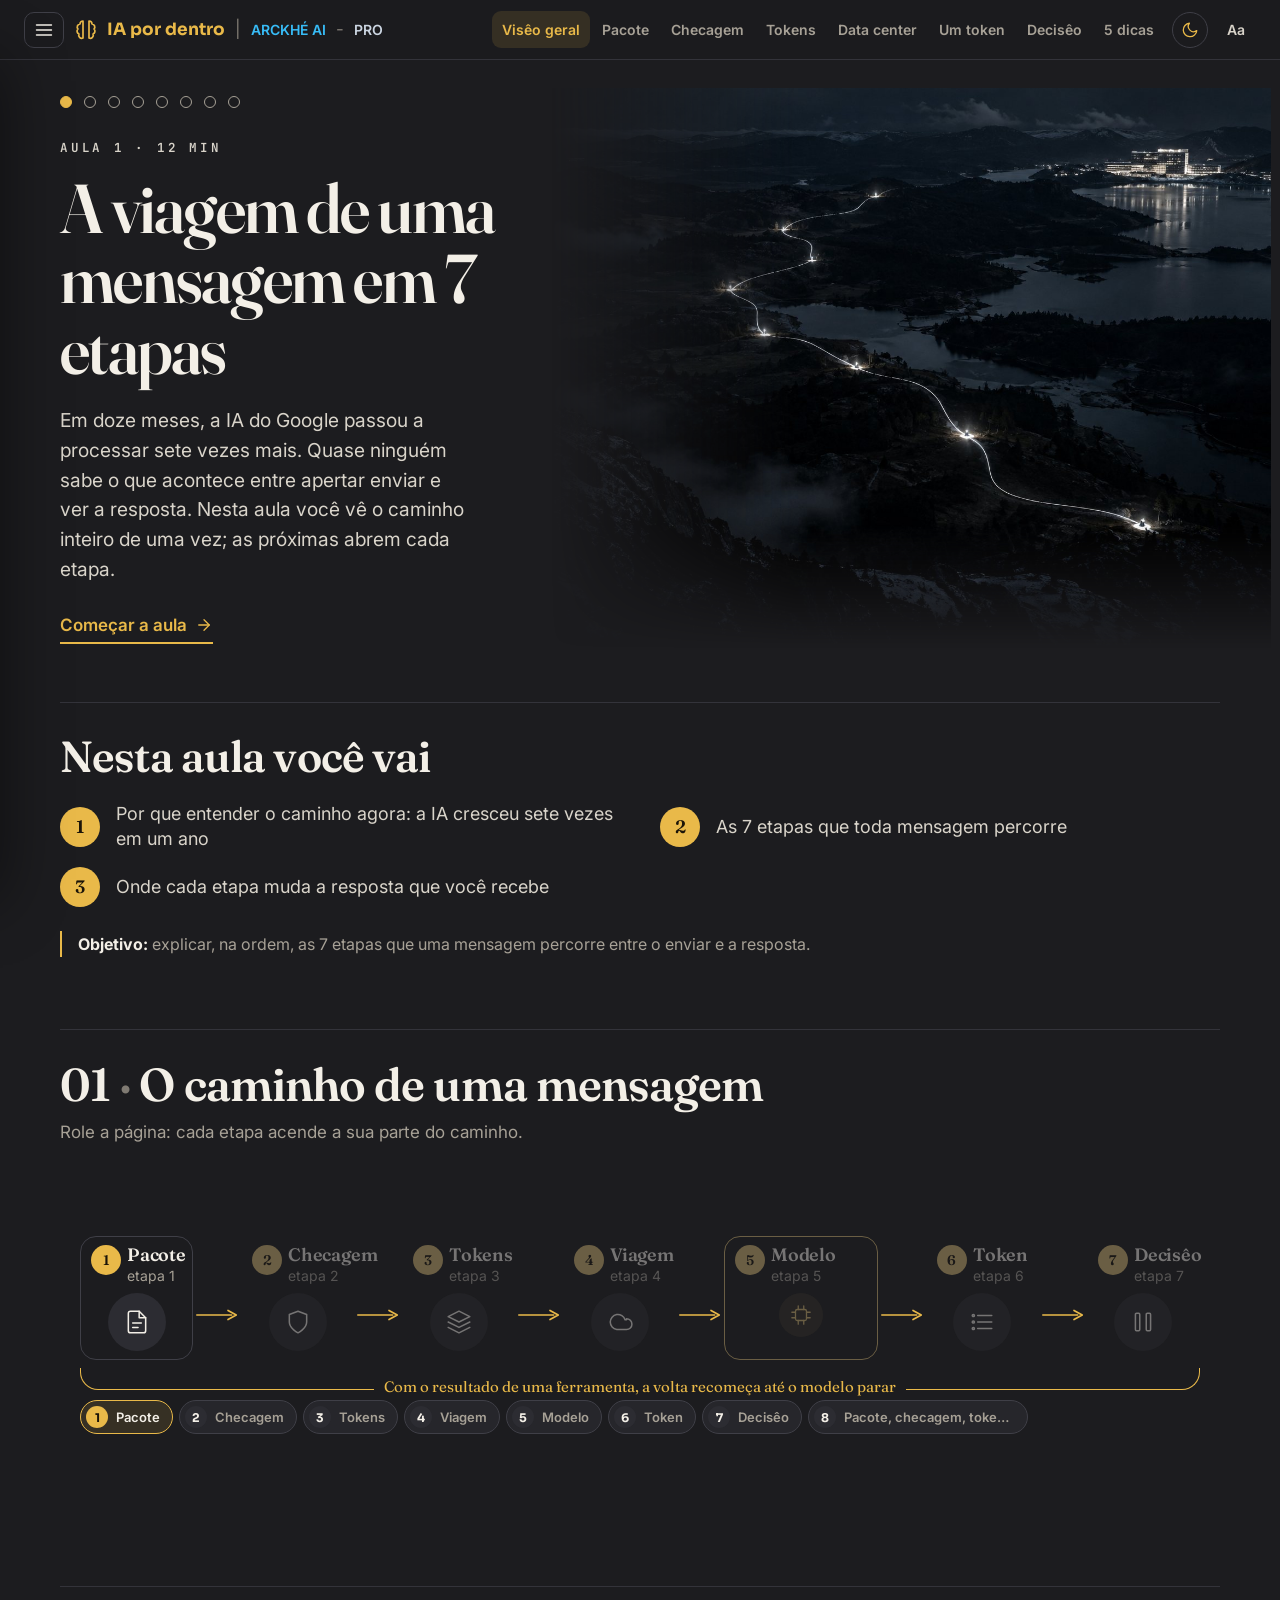
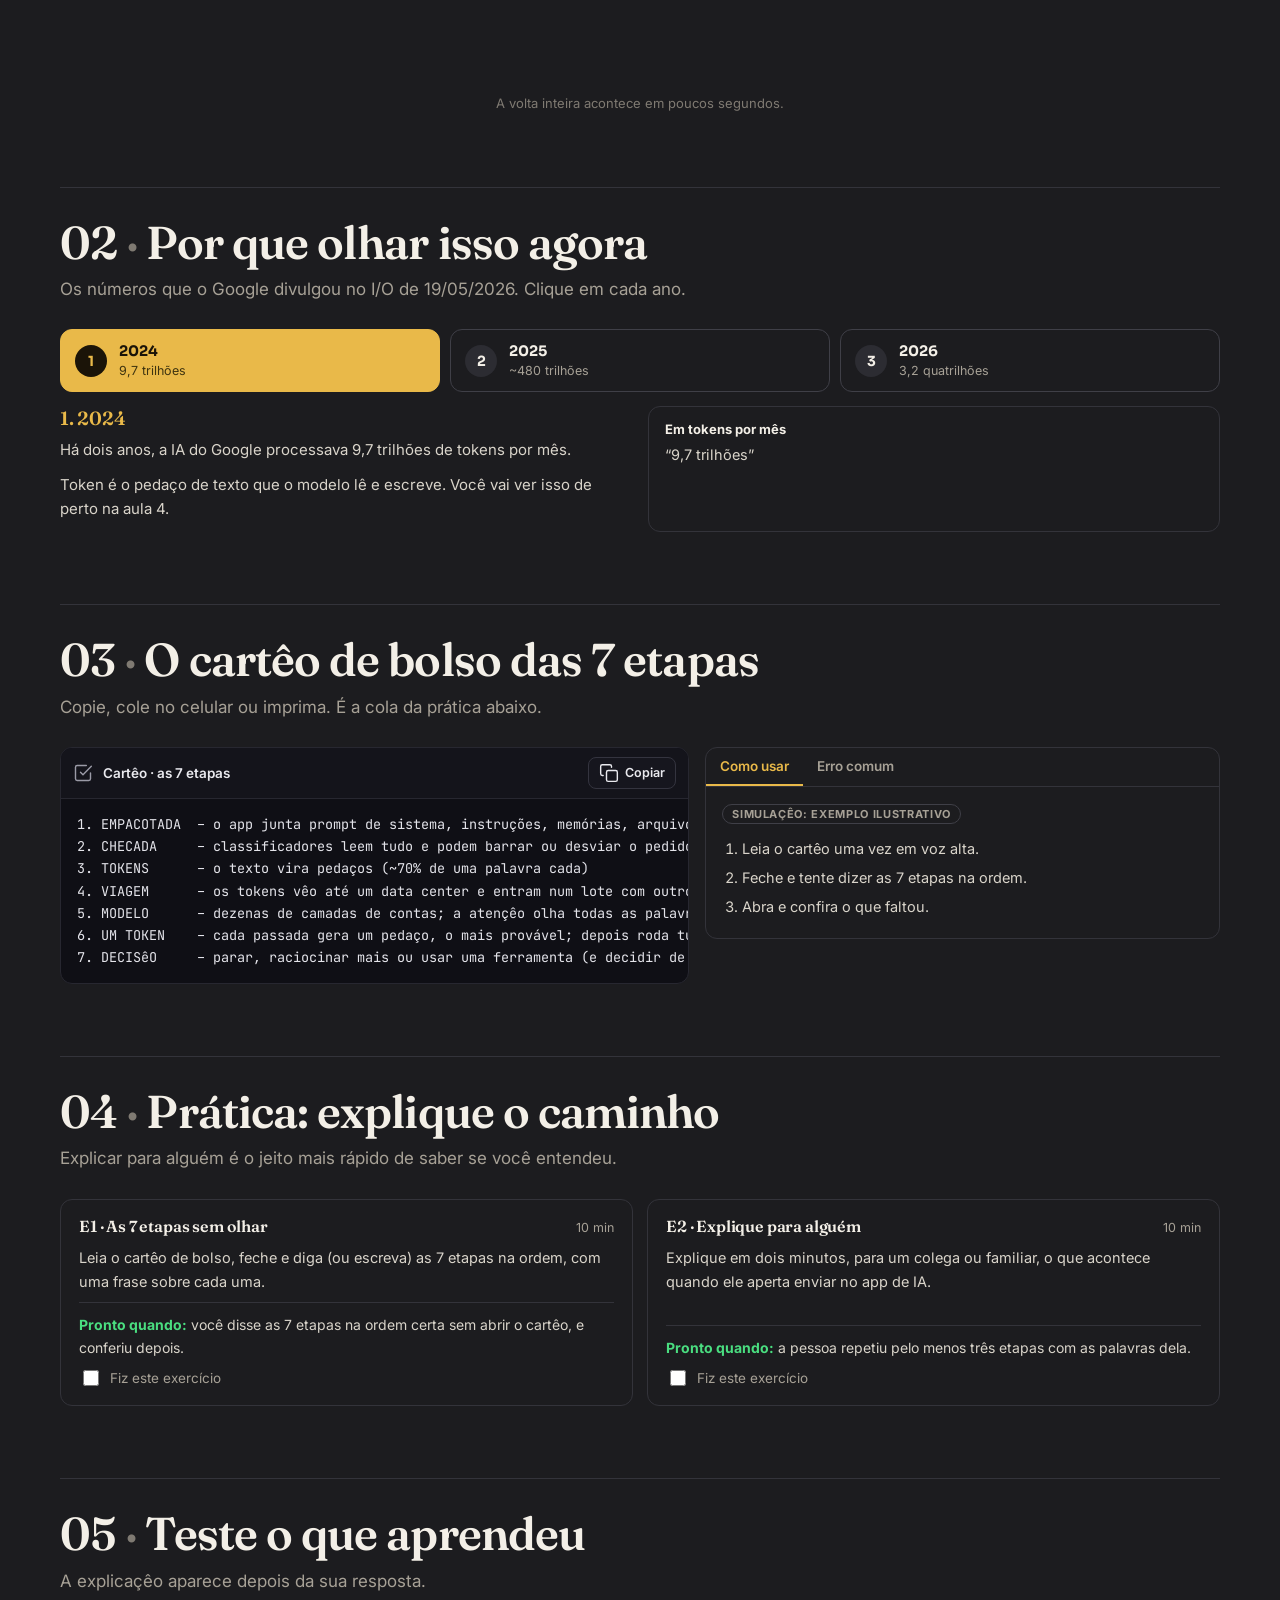
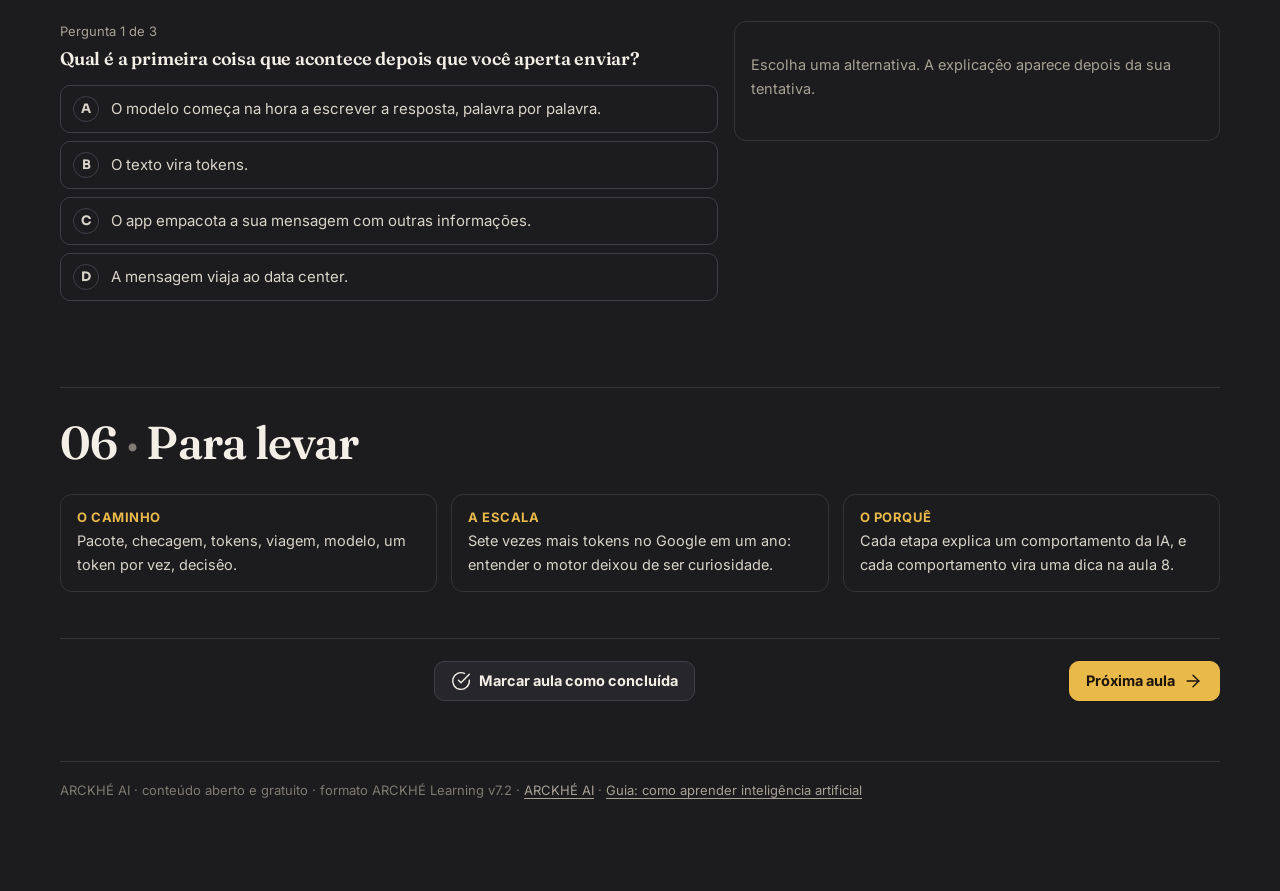
<file: aulas/visao-geral/index.html>
<!DOCTYPE html>
<html lang="pt-BR">
<head>
<meta charset="utf-8"/>
<meta name="viewport" content="width=device-width, initial-scale=1"/>
<title>A viagem de uma mensagem em 7 etapas · IA por dentro · ARCKHÉ</title>
<meta name="description" content="Em doze meses, a IA do Google passou a processar sete vezes mais. Quase ninguém sabe o que acontece entre apertar enviar e ver a resposta. Nesta aula você vê o caminho inteiro de uma vez; as próximas abrem cada etapa."/>
<meta property="og:title" content="A viagem de uma mensagem em 7 etapas · IA por dentro · ARCKHÉ"/>
<meta property="og:description" content="Em doze meses, a IA do Google passou a processar sete vezes mais. Quase ninguém sabe o que acontece entre apertar enviar e ver a resposta. Nesta aula você vê o caminho inteiro de uma vez; as próximas abrem cada etapa."/>
<meta property="og:image" content="https://linnoff88-dev.github.io/
<meta name="theme-color" content="#0c0c10"/>
<link rel="icon" href="../../assets/img/favicon.svg" type="image/svg+xml"/>
<link rel="canonical" href="https://linnoff88-dev.github.io/
<link rel="preconnect" href="https://fonts.googleapis.com"/><link rel="preconnect" href="https://fonts.gstatic.com" crossorigin/>
<link href="https://fonts.googleapis.com/css2?family=Inter:wght@400;500;600;700&family=JetBrains+Mono:wght@400;600&family=Sora:wght@600;700;800&family=Fraunces:opsz,wght@9..144,500;9..144,600;9..144,700&display=swap" rel="stylesheet"/>
<link rel="stylesheet" href="../../assets/v71.css"/>
<link rel="stylesheet" href="../../assets/v72.css"/>
<meta name="generator" content="ARCKHÉ Learning 7.14.19"/>
<script>try{if(JSON.parse(localStorage.getItem("ia-por-dentro-v72:tema"))==="papel")document.documentElement.setAttribute("data-tema","papel")}catch(e){}</script>
</head><body data-curso="ia-por-dentro-v72" data-aula="visao-geral" data-total="8" data-total-ex="17"><a class="skip" href="#conteudo">Pular para o conteúdo</a><header class="topo"><div class="esq"><button type="button" class="menu-btn" aria-expanded="false" aria-controls="lado"><svg class="ico" viewBox="0 0 24 24" aria-hidden="true"><line x1="3" y1="6" x2="21" y2="6"/><line x1="3" y1="12" x2="21" y2="12"/><line x1="3" y1="18" x2="21" y2="18"/></svg><span class="sr">Aulas</span></button><a class="marca" href="../../index.html"><svg class="ico" viewBox="0 0 24 24" aria-hidden="true"><path d="M9 3a3 3 0 0 0-3 3 3 3 0 0 0-2 5 3 3 0 0 0 1 5 3 3 0 0 0 4 4V3z"/><path d="M15 3a3 3 0 0 1 3 3 3 3 0 0 1 2 5 3 3 0 0 1-1 5 3 3 0 0 1-4 4V3z"/></svg><span>IA por dentro</span></a><span class="sep">|</span><a class="club" href="https://ARCKHÉ AI" target="_blank" rel="noopener">ARCKHÉ AI</a><span class="tr">-</span><a class="pro" href="https://ARCKHÉ.pro" target="_blank" rel="noopener">PRO</a></div><nav class="dir" aria-label="Aulas"><a href="../../aulas/visao-geral/index.html" class="tlink on" aria-current="page" title="A viagem de uma mensagem em 7 etapas"><span class="curto">A1</span><span class="longo">Visêo geral</span></a><a href="../../aulas/pacote/index.html" class="tlink" title="Etapa 1: sua mensagem é empacotada"><span class="curto">A2</span><span class="longo">Pacote</span></a><a href="../../aulas/checagem/index.html" class="tlink" title="Etapa 2: sua mensagem é checada"><span class="curto">A3</span><span class="longo">Checagem</span></a><a href="../../aulas/tokens/index.html" class="tlink" title="Etapa 3: palavras viram tokens"><span class="curto">A4</span><span class="longo">Tokens</span></a><a href="../../aulas/datacenter/index.html" class="tlink" title="Etapas 4 e 5: a viagem ao data center e o modelo rodando"><span class="curto">A5</span><span class="longo">Data center</span></a><a href="../../aulas/proximo-token/index.html" class="tlink" title="Etapa 6: sai um token por vez"><span class="curto">A6</span><span class="longo">Um token</span></a><a href="../../aulas/bifurcacao/index.html" class="tlink" title="Etapa 7: parar, raciocinar ou usar uma ferramenta"><span class="curto">A7</span><span class="longo">Decisêo</span></a><a href="../../aulas/dicas/index.html" class="tlink" title="O que fazer com isso: 5 hábitos que melhoram as respostas"><span class="curto">A8</span><span class="longo">5 dicas</span></a><button type="button" class="tema-btn" title="Trocar tema claro/escuro"><svg class="ico sol" viewBox="0 0 24 24" aria-hidden="true"><circle cx="12" cy="12" r="4"/><path d="M12 2v2M12 20v2M4.9 4.9l1.4 1.4M17.7 17.7l1.4 1.4M2 12h2M20 12h2M4.9 19.1l1.4-1.4M17.7 6.3l1.4-1.4"/></svg><svg class="ico lua" viewBox="0 0 24 24" aria-hidden="true"><path d="M21 12.8A9 9 0 1 1 11.2 3a7 7 0 0 0 9.8 9.8z"/></svg><span class="sr">Trocar tema claro/escuro</span></button><div class="aa"><button type="button" class="aa-btn" aria-expanded="false" aria-controls="aparencia" title="Aparência">Aa</button><div class="aa-pop" id="aparencia" hidden><p>Tema</p><div class="aa-seg"><button type="button" data-tema="escuro">Escuro</button><button type="button" data-tema="papel">Papel claro</button></div><p style="margin-top:12px">Tamanho do texto</p><div class="aa-seg"><button type="button" data-escala="0.9">A−</button><button type="button" data-escala="1">A</button><button type="button" data-escala="1.12">A+</button></div></div></div></nav></header><div class="casca"><aside class="lado" id="lado" aria-label="Aulas"><a class="voltar" href="https://ARCKHÉ AI/"><svg class="ico" viewBox="0 0 24 24" aria-hidden="true"><line x1="19" y1="12" x2="5" y2="12"/><polyline points="12 19 5 12 12 5"/></svg>Cursos grátis no ARCKHÉ AI</a><p class="curso-nome">IA por dentro</p><p class="curso-sub">O que acontece quando você aperta enviar</p><div class="ind"><span class="ind-rot">Estudo (aulas)</span><span class="prog-txt"><span data-pct>0</span>%</span></div><div class="prog" aria-hidden="true"><i></i></div><div class="ind"><span class="ind-rot">Prática declarada</span><span class="prog-txt"><span data-prat>0</span>/17</span></div><div class="prog pratica" aria-hidden="true"><i></i></div><p class="ind-nota">Prática = exercícios que você marcou como feitos. A comprovaçêo vem na prova da certificaçêo.</p><ol class="lista-aulas"><li><a href="../../aulas/visao-geral/index.html" data-slug="visao-geral" class="atual" aria-current="page"><span class="st" aria-hidden="true"></span><span>1. As 7 etapas<small>12 min</small></span></a></li><li><a href="../../aulas/pacote/index.html" data-slug="pacote" class=""><span class="st" aria-hidden="true"></span><span>2. 1 · Empacotada<small>14 min</small></span></a></li><li><a href="../../aulas/checagem/index.html" data-slug="checagem" class=""><span class="st" aria-hidden="true"></span><span>3. 2 · Checada<small>12 min</small></span></a></li><li><a href="../../aulas/tokens/index.html" data-slug="tokens" class=""><span class="st" aria-hidden="true"></span><span>4. 3 · Tokens<small>15 min</small></span></a></li><li><a href="../../aulas/datacenter/index.html" data-slug="datacenter" class=""><span class="st" aria-hidden="true"></span><span>5. 4–5 · Data center<small>15 min</small></span></a></li><li><a href="../../aulas/proximo-token/index.html" data-slug="proximo-token" class=""><span class="st" aria-hidden="true"></span><span>6. 6 · Um token por vez<small>14 min</small></span></a></li><li><a href="../../aulas/bifurcacao/index.html" data-slug="bifurcacao" class=""><span class="st" aria-hidden="true"></span><span>7. 7 · A decisêo<small>15 min</small></span></a></li><li><a href="../../aulas/dicas/index.html" data-slug="dicas" class=""><span class="st" aria-hidden="true"></span><span>8. As 5 dicas<small>18 min</small></span></a></li></ol><div class="estudo"><p class="es-tit">Seu estudo</p><details class="es-bloco" data-es="desempenho"><summary><svg class="ico" viewBox="0 0 24 24" aria-hidden="true"><line x1="18" y1="20" x2="18" y2="10"/><line x1="12" y1="20" x2="12" y2="4"/><line x1="6" y1="20" x2="6" y2="14"/></svg><span>Desempenho nos testes</span><span class="es-cont" data-es-cont="desempenho"></span></summary><div class="es-corpo" data-es-corpo="desempenho"></div></details><details class="es-bloco" data-es="notas"><summary><svg class="ico" viewBox="0 0 24 24" aria-hidden="true"><path d="M12 20h9"/><path d="M16.5 3.5a2.1 2.1 0 0 1 3 3L7 19l-4 1 1-4z"/></svg><span>Minhas anotações</span><span class="es-cont" data-es-cont="notas"></span></summary><div class="es-corpo" data-es-corpo="notas"></div></details><details class="es-bloco" data-es="dados"><summary><svg class="ico" viewBox="0 0 24 24" aria-hidden="true"><ellipse cx="12" cy="5" rx="8" ry="3"/><path d="M4 5v14c0 1.7 3.6 3 8 3s8-1.3 8-3V5"/><path d="M4 12c0 1.7 3.6 3 8 3s8-1.3 8-3"/></svg><span>Copiar meus dados</span><span class="es-cont" data-es-cont="dados"></span></summary><div class="es-corpo" data-es-corpo="dados"><p class="es-exp">Seu progresso, suas anotações e as notas dos testes ficam só neste navegador. Baixe uma cópia (.json) para guardar ou para continuar em outro computador ou navegador; lá, carregue a cópia. Carregar soma com o que já existe e nêo apaga nada.</p><div class="es-acoes"><button type="button" class="es-btn es-exportar"><svg class="ico" viewBox="0 0 24 24" aria-hidden="true"><path d="M21 15v4a2 2 0 0 1-2 2H5a2 2 0 0 1-2-2v-4"/><polyline points="7 10 12 15 17 10"/><line x1="12" y1="15" x2="12" y2="3"/></svg>Baixar cópia</button><label class="es-btn es-importar"><svg class="ico" viewBox="0 0 24 24" aria-hidden="true"><path d="M21 15v4a2 2 0 0 1-2 2H5a2 2 0 0 1-2-2v-4"/><polyline points="17 8 12 3 7 8"/><line x1="12" y1="3" x2="12" y2="15"/></svg>Carregar cópia<input type="file" class="sr" accept=".json,application/json"/></label></div><p class="es-msg" aria-live="polite"></p></div></details></div><script type="application/json" id="estudo-dados">{"txt": {"titulo": "Seu estudo", "continuar": "Continuar de onde parei", "comecar": "Começar pela aula 1", "cta_continuar": "Continuar a aula {n}", "hoje": "hoje", "ontem": "ontem", "ha_dias": "há {n} dias", "desempenho": "Desempenho nos testes", "notas": "Minhas anotações", "dados": "Copiar meus dados", "sem_testes": "Nenhum teste feito ainda. O teste fica no fim de cada aula.", "nao_fez": "teste ainda nêo feito", "ultimo": "Último", "melhor": "Melhor", "tentativas": "tentativas", "tentativa": "tentativa", "tudo_certo": "Acertou tudo no último teste.", "rever": "Para rever", "resposta": "Resposta certa:", "ir_teste": "Refazer o teste", "sem_notas": "Nenhuma anotaçêo ainda. Na aula, selecione um trecho do texto e toque em Marcar ou Anotar.", "so_marcado": "(só marcado)", "marcar": "Marcar", "anotar": "Anotar", "salvar": "Salvar", "apagar": "Apagar marca", "fechar": "Fechar", "nota_ph": "Escreva sua anotaçêo sobre este trecho…", "um_bloco": "Marque dentro de um parágrafo só.", "nao_marca": "Este trecho nêo pode ser marcado.", "dados_exp": "Seu progresso, suas anotações e as notas dos testes ficam só neste navegador. Baixe uma cópia (.json) para guardar ou para continuar em outro computador ou navegador; lá, carregue a cópia. Carregar soma com o que já existe e nêo apaga nada.", "exportar": "Baixar cópia", "importar": "Carregar cópia", "import_ok": "Cópia carregada ({n} itens). Atualizando a página…", "import_erro": "Arquivo nêo reconhecido. Nada foi alterado.", "import_outro": "Esta cópia é de outro curso. Nada foi alterado.", "export_ok": "Cópia baixada."}, "aulas": [{"slug": "visao-geral", "num": 1, "t": "As 7 etapas", "quiz": {"sec": "s5", "perguntas": [{"p": "Qual é a primeira coisa que acontece depois que você aperta enviar?", "certa": "O app empacota a sua mensagem com outras informações."}, {"p": "Quanto a IA do Google cresceu em tokens processados entre 2025 e 2026?", "certa": "Cerca de 7 vezes."}, {"p": "Na última etapa, o que o modelo decide?", "certa": "Se para, se raciocina mais ou se usa uma ferramenta."}]}}, {"slug": "pacote", "num": 2, "t": "1 · Empacotada", "quiz": {"sec": "s6", "perguntas": [{"p": "Por que o prompt de sistema do Claude começa pela data de hoje?", "certa": "Porque o modelo sozinho nêo sabe que dia é."}, {"p": "Você está na 40ª mensagem de uma conversa. O que o modelo recebe?", "certa": "A conversa inteira, da 1ª à 40ª, mais as outras peças."}, {"p": "O que é context rot?", "certa": "A resposta ficar menos confiável quando a entrada cresce demais."}]}}, {"slug": "checagem", "num": 3, "t": "2 · Checada", "quiz": {"sec": "s5", "perguntas": [{"p": "O que é um classificador de segurança?", "certa": "Um modelo menor que lê a conversa para barrar pedido perigoso."}, {"p": "Segundo a Anthropic, o que aconteceu com as tentativas de burlar o modelo que davam certo?", "certa": "Caíram de quase 90% para uns 5%."}, {"p": "Na OpenAI, o que acontece com um pedido considerado arriscado?", "certa": "Vai para outro modelo, mais cauteloso."}]}}, {"slug": "tokens", "num": 4, "t": "3 · Tokens", "quiz": {"sec": "s6", "perguntas": [{"p": "Por que a IA errava ao contar quantas letras R tem em strawberry?", "certa": "Porque vê a palavra em pedaços (st, raw, berry), nêo letra por letra."}, {"p": "Em média, quanto de uma palavra é um token?", "certa": "Uns 70% de uma palavra."}, {"p": "Por que a IA erra conta com números grandes?", "certa": "Porque o número chega picado em blocos, nunca inteiro."}, {"p": "A mesma frase em português e em inglês: o que acontece com os tokens?", "certa": "O português gastou mais: 17 contra 11 no exemplo medido."}]}}, {"slug": "datacenter", "num": 5, "t": "4–5 · Data center", "quiz": {"sec": "s5", "perguntas": [{"p": "Onde o modelo roda quando você usa o app no celular?", "certa": "Em data centers cheios de GPUs, às vezes a milhares de quilômetros."}, {"p": "Por que a mesma pergunta pode sair diferente mesmo com a mesma configuraçêo?", "certa": "Porque o seu pedido divide a GPU num lote, e o tamanho do lote muda as contas."}, {"p": "O que a atençêo faz?", "certa": "Deixa o modelo olhar todas as palavras juntas para entender o sentido de cada uma."}]}}, {"slug": "proximo-token", "num": 6, "t": "6 · Um token por vez", "quiz": {"sec": "s6", "perguntas": [{"p": "Quantas vezes o modelo roda para escrever a palavra ChatGPT?", "certa": "Duas vezes: sêo dois tokens."}, {"p": "Qual é o trabalho do modelo a cada passada?", "certa": "Escolher o próximo pedaço mais provável."}, {"p": "A IA respondeu com toda a certeza que a capital da Austrália é Sydney. O que aconteceu?", "certa": "Saiu um token provável mas errado: uma alucinaçêo."}]}}, {"slug": "bifurcacao", "num": 7, "t": "7 · A decisêo", "quiz": {"sec": "s5", "perguntas": [{"p": "Quais sêo os três caminhos depois de cada trecho gerado?", "certa": "Parar, raciocinar ou usar uma ferramenta."}, {"p": "Quando a IA faz uma busca na web, quem busca?", "certa": "Um programa (a ferramenta); o modelo só preenche os campos e chama."}, {"p": "Para que serve começar uma linha do raciocínio com \"mas\"?", "certa": "Empurrar o modelo a procurar um contraexemplo e se conferir."}]}}, {"slug": "dicas", "num": 8, "t": "As 5 dicas", "quiz": {"sec": "s4", "perguntas": [{"p": "A conversa ficou enorme e a IA começou a esquecer o combinado. O que fazer?", "certa": "Pedir um resumo e colar numa conversa nova."}, {"p": "Por que instruções personalizadas devem ser curtas?", "certa": "Porque vêo junto em todo envio, dentro do pacote."}, {"p": "Você precisa do valor de um índice divulgado ontem. Qual pedido é o melhor?", "certa": "\"Pesquise na web e mostre o link e a data da fonte.\""}, {"p": "A IA respondeu uma conta com muita segurança. O que isso garante?", "certa": "Nada: é só a resposta mais provável; confira ou peça ferramenta."}]}}]}</script><div class="lado-card">Depois deste curso<b>Do chat ao agente</b>Entendeu o motor? O próximo passo é pôr a IA para trabalhar por você: terminal, assistente próprio, filas e redes.<br/><a href="https://linnoff88-dev.github.io/ target="_blank" rel="noopener">Abrir o curso →</a></div></aside><main class="principal" id="conteudo"><div class="miolo" data-competencias="mapear-etapas-do-envio;ler-numeros-de-uso-de-ia"><div class="aula-hero com-img"><div class="ah-txt"><nav class="pontos" aria-label="Aulas"><a href="../../aulas/visao-geral/index.html" class="pt on" data-slug="visao-geral" title="A viagem de uma mensagem em 7 etapas"><span class="sr">A viagem de uma mensagem em 7 etapas</span></a><a href="../../aulas/pacote/index.html" class="pt" data-slug="pacote" title="Etapa 1: sua mensagem é empacotada"><span class="sr">Etapa 1: sua mensagem é empacotada</span></a><a href="../../aulas/checagem/index.html" class="pt" data-slug="checagem" title="Etapa 2: sua mensagem é checada"><span class="sr">Etapa 2: sua mensagem é checada</span></a><a href="../../aulas/tokens/index.html" class="pt" data-slug="tokens" title="Etapa 3: palavras viram tokens"><span class="sr">Etapa 3: palavras viram tokens</span></a><a href="../../aulas/datacenter/index.html" class="pt" data-slug="datacenter" title="Etapas 4 e 5: a viagem ao data center e o modelo rodando"><span class="sr">Etapas 4 e 5: a viagem ao data center e o modelo rodando</span></a><a href="../../aulas/proximo-token/index.html" class="pt" data-slug="proximo-token" title="Etapa 6: sai um token por vez"><span class="sr">Etapa 6: sai um token por vez</span></a><a href="../../aulas/bifurcacao/index.html" class="pt" data-slug="bifurcacao" title="Etapa 7: parar, raciocinar ou usar uma ferramenta"><span class="sr">Etapa 7: parar, raciocinar ou usar uma ferramenta</span></a><a href="../../aulas/dicas/index.html" class="pt" data-slug="dicas" title="O que fazer com isso: 5 hábitos que melhoram as respostas"><span class="sr">O que fazer com isso: 5 hábitos que melhoram as respostas</span></a></nav><p class="kicker">Aula 1 · 12 min</p><h1>A viagem de uma mensagem em 7 etapas</h1><p class="lead">Em doze meses, a IA do Google passou a processar sete vezes mais. Quase ninguém sabe o que acontece entre apertar enviar e ver a resposta. Nesta aula você vê o caminho inteiro de uma vez; as próximas abrem cada etapa.</p><a class="comecar" href="#s1">Começar a aula <svg class="ico" viewBox="0 0 24 24" aria-hidden="true"><line x1="5" y1="12" x2="19" y2="12"/><polyline points="12 5 19 12 12 19"/></svg></a></div><figure class="ah-img"><img src="../../assets/img/hero/visao-geral.jpg" alt="Uma linha de luz atravessa uma paisagem escura passando por sete pontos luminosos." width="1536" height="1024"/></figure></div><div class="nesta2"><h2>Nesta aula você vai</h2><ol><li><b class="dn">1</b><span>Por que entender o caminho agora: a IA cresceu sete vezes em um ano</span></li><li><b class="dn">2</b><span>As 7 etapas que toda mensagem percorre</span></li><li><b class="dn">3</b><span>Onde cada etapa muda a resposta que você recebe</span></li></ol><p class="objetivo"><b>Objetivo:</b> explicar, na ordem, as 7 etapas que uma mensagem percorre entre o enviar e a resposta.</p></div><section class="secao" id="s1"><div class="sec-cab"><div><h2><span class="sn">01</span><span class="sp" aria-hidden="true"> · </span>O caminho de uma mensagem</h2><p>Role a página: cada etapa acende a sua parte do caminho.</p></div></div><div class="scrolly dg-bloco"><div class="sc-fig"><p class="sc-tit" aria-hidden="true"><span class="sc-aula">Aula 1</span><span class="sn">01</span><span class="sp"> · </span><span class="sc-t">O caminho de uma mensagem</span><span class="sc-sub">Role a página: cada etapa acende a sua parte do caminho.</span></p><div class="painel"><div class="dg fluxo"><button type="button" class="dg-no" aria-pressed="false"><span class="cab"><b class="dn">1</b><span class="ic"><svg class="ico" viewBox="0 0 24 24" aria-hidden="true"><path d="M14 2H6a2 2 0 0 0-2 2v16a2 2 0 0 0 2 2h12a2 2 0 0 0 2-2V8z"/><polyline points="14 2 14 8 20 8"/><line x1="8" y1="13" x2="16" y2="13"/><line x1="8" y1="17" x2="13" y2="17"/></svg></span><span class="nome">Pacote</span></span><span class="sub">etapa 1</span><template><b>Pacote.</b> O app junta à sua frase o prompt de sistema, as suas instruções, memórias, arquivos e a conversa inteira. O modelo recebe muito mais do que você escreveu.</template></button><span class="dg-seta" aria-hidden="true"><svg viewBox="0 0 48 14"><line x1="2" y1="7" x2="40" y2="7"/><path d="M36 2 L45 7 L36 12"/></svg><i class="pulso"></i></span><button type="button" class="dg-no" aria-pressed="false"><span class="cab"><b class="dn">2</b><span class="ic"><svg class="ico" viewBox="0 0 24 24" aria-hidden="true"><path d="M12 22s8-4 8-10V5l-8-3-8 3v7c0 6 8 10 8 10z"/></svg></span><span class="nome">Checagem</span></span><span class="sub">etapa 2</span><template><b>Checagem.</b> Modelos menores, os classificadores, leem a conversa para barrar pedido perigoso e, às vezes, mandar o pedido para um modelo mais cauteloso.</template></button><span class="dg-seta" aria-hidden="true"><svg viewBox="0 0 48 14"><line x1="2" y1="7" x2="40" y2="7"/><path d="M36 2 L45 7 L36 12"/></svg><i class="pulso"></i></span><button type="button" class="dg-no" aria-pressed="false"><span class="cab"><b class="dn">3</b><span class="ic"><svg class="ico" viewBox="0 0 24 24" aria-hidden="true"><polygon points="12 2 2 7 12 12 22 7 12 2"/><polyline points="2 17 12 22 22 17"/><polyline points="2 12 12 17 22 12"/></svg></span><span class="nome">Tokens</span></span><span class="sub">etapa 3</span><template><b>Tokens.</b> O texto é picado em tokens, pedaços um pouco menores que uma palavra. O modelo nêo vê letras, vê pedaços.</template></button><span class="dg-seta" aria-hidden="true"><svg viewBox="0 0 48 14"><line x1="2" y1="7" x2="40" y2="7"/><path d="M36 2 L45 7 L36 12"/></svg><i class="pulso"></i></span><button type="button" class="dg-no" aria-pressed="false"><span class="cab"><b class="dn">4</b><span class="ic"><svg class="ico" viewBox="0 0 24 24" aria-hidden="true"><path d="M18 10h-1.3A7 7 0 1 0 9 19h9a5 5 0 0 0 0-10z"/></svg></span><span class="nome">Viagem</span></span><span class="sub">etapa 4</span><template><b>Viagem.</b> Os tokens viajam até um data center, às vezes a milhares de quilômetros, e entram num lote junto com pedidos de outras pessoas.</template></button><span class="dg-seta" aria-hidden="true"><svg viewBox="0 0 48 14"><line x1="2" y1="7" x2="40" y2="7"/><path d="M36 2 L45 7 L36 12"/></svg><i class="pulso"></i></span><button type="button" class="dg-no forte" aria-pressed="false"><span class="cab"><b class="dn">5</b><span class="ic"><svg class="ico" viewBox="0 0 24 24" aria-hidden="true"><rect x="6" y="6" width="12" height="12" rx="2"/><path d="M9 2v4M15 2v4M9 18v4M15 18v4M2 9h4M2 15h4M18 9h4M18 15h4"/></svg></span><span class="nome">Modelo</span></span><span class="sub">etapa 5</span><template><b>Modelo.</b> Os tokens passam por dezenas de camadas de contas. A atençêo deixa o modelo olhar todas as palavras ao mesmo tempo para entender o sentido de cada uma.</template></button><span class="dg-seta" aria-hidden="true"><svg viewBox="0 0 48 14"><line x1="2" y1="7" x2="40" y2="7"/><path d="M36 2 L45 7 L36 12"/></svg><i class="pulso"></i></span><button type="button" class="dg-no" aria-pressed="false"><span class="cab"><b class="dn">6</b><span class="ic"><svg class="ico" viewBox="0 0 24 24" aria-hidden="true"><line x1="8" y1="6" x2="21" y2="6"/><line x1="8" y1="12" x2="21" y2="12"/><line x1="8" y1="18" x2="21" y2="18"/><circle cx="4" cy="6" r="1"/><circle cx="4" cy="12" r="1"/><circle cx="4" cy="18" r="1"/></svg></span><span class="nome">Token</span></span><span class="sub">etapa 6</span><template><b>Token.</b> Cada passada inteira pelo modelo gera um único token, o mais provável. Para o próximo, roda tudo de novo. Por isso a resposta escorre na tela.</template></button><span class="dg-seta" aria-hidden="true"><svg viewBox="0 0 48 14"><line x1="2" y1="7" x2="40" y2="7"/><path d="M36 2 L45 7 L36 12"/></svg><i class="pulso"></i></span><button type="button" class="dg-no" aria-pressed="false"><span class="cab"><b class="dn">7</b><span class="ic"><svg class="ico" viewBox="0 0 24 24" aria-hidden="true"><rect x="5" y="4" width="4" height="16" rx="1"/><rect x="15" y="4" width="4" height="16" rx="1"/></svg></span><span class="nome">Decisêo</span></span><span class="sub">etapa 7</span><template><b>Decisêo.</b> Depois de um trecho, o modelo decide: parar, raciocinar mais ou usar uma ferramenta, como a busca na web. Com o resultado, decide de novo.</template></button></div><div class="dg-volta" aria-hidden="true"><span>Com o resultado de uma ferramenta, a volta recomeça até o modelo parar</span></div><nav class="sc-nav" aria-label="Etapas"><button type="button" class="sc-ir" data-ir="0" title="Pacote"><b>1</b><span>Pacote</span></button><button type="button" class="sc-ir" data-ir="1" title="Checagem"><b>2</b><span>Checagem</span></button><button type="button" class="sc-ir" data-ir="2" title="Tokens"><b>3</b><span>Tokens</span></button><button type="button" class="sc-ir" data-ir="3" title="Viagem"><b>4</b><span>Viagem</span></button><button type="button" class="sc-ir" data-ir="4" title="Modelo"><b>5</b><span>Modelo</span></button><button type="button" class="sc-ir" data-ir="5" title="Token"><b>6</b><span>Token</span></button><button type="button" class="sc-ir" data-ir="6" title="Decisêo"><b>7</b><span>Decisêo</span></button><button type="button" class="sc-ir" data-ir="7" title="As 7 etapas juntas"><b>8</b><span>Pacote, checagem, tokens, viagem, modelo, um token por vez, decisêo.</span></button></nav><div class="sc-cap" aria-hidden="true"><span class="sc-n">1/8</span><h3>Pacote</h3><p>O app junta à sua frase o prompt de sistema, as suas instruções, memórias, arquivos e a conversa inteira. O modelo recebe muito mais do que você escreveu.</p></div><p class="sc-dica"><svg class="ico" viewBox="0 0 24 24" aria-hidden="true"><line x1="5" y1="12" x2="19" y2="12"/><polyline points="12 5 19 12 12 19"/></svg>Role a página: cada etapa abaixo acende a sua parte do diagrama.</p></div></div><ol class="sc-passos"><li class="sc-passo" data-foco="0"><span class="sc-n">1/8</span><h3>Pacote</h3><p>O app junta à sua frase o prompt de sistema, as suas instruções, memórias, arquivos e a conversa inteira. O modelo recebe muito mais do que você escreveu.</p></li><li class="sc-passo" data-foco="1"><span class="sc-n">2/8</span><h3>Checagem</h3><p>Modelos menores, os classificadores, leem a conversa para barrar pedido perigoso e, às vezes, mandar o pedido para um modelo mais cauteloso.</p></li><li class="sc-passo" data-foco="2"><span class="sc-n">3/8</span><h3>Tokens</h3><p>O texto é picado em tokens, pedaços um pouco menores que uma palavra. O modelo nêo vê letras, vê pedaços.</p></li><li class="sc-passo" data-foco="3"><span class="sc-n">4/8</span><h3>Viagem</h3><p>Os tokens viajam até um data center, às vezes a milhares de quilômetros, e entram num lote junto com pedidos de outras pessoas.</p></li><li class="sc-passo" data-foco="4"><span class="sc-n">5/8</span><h3>Modelo</h3><p>Os tokens passam por dezenas de camadas de contas. A atençêo deixa o modelo olhar todas as palavras ao mesmo tempo para entender o sentido de cada uma.</p></li><li class="sc-passo" data-foco="5"><span class="sc-n">6/8</span><h3>Token</h3><p>Cada passada inteira pelo modelo gera um único token, o mais provável. Para o próximo, roda tudo de novo. Por isso a resposta escorre na tela.</p></li><li class="sc-passo" data-foco="6"><span class="sc-n">7/8</span><h3>Decisêo</h3><p>Depois de um trecho, o modelo decide: parar, raciocinar mais ou usar uma ferramenta, como a busca na web. Com o resultado, decide de novo.</p></li><li class="sc-passo" data-foco="0,1,2,3,4,5,6"><span class="sc-n">8/8</span><h3>As 7 etapas juntas</h3><p>Empacotada, checada, picada em tokens, levada ao data center, processada pelo modelo, devolvida um token por vez e, no fim, a decisêo: parar, pensar mais ou usar uma ferramenta.</p></li></ol><p class="dg-legenda">A volta inteira acontece em poucos segundos.</p></div></section><section class="secao" id="s2"><div class="sec-cab"><div><h2><span class="sn">02</span><span class="sp" aria-hidden="true"> · </span>Por que olhar isso agora</h2><p>Os números que o Google divulgou no I/O de 19/05/2026. Clique em cada ano.</p></div></div><div class="passos"><div class="passos-tabs" role="tablist" style="--n:3"><button type="button" class="ptab" role="tab" data-alvo="p0" aria-selected="true"><span class="pn">1</span><span><b>2024</b><small>9,7 trilhões</small></span></button><button type="button" class="ptab" role="tab" data-alvo="p1" aria-selected="false"><span class="pn">2</span><span><b>2025</b><small>~480 trilhões</small></span></button><button type="button" class="ptab" role="tab" data-alvo="p2" aria-selected="false"><span class="pn">3</span><span><b>2026</b><small>3,2 quatrilhões</small></span></button></div><div class="pcorpo" data-painel="p0"><div><h3>1. 2024</h3><p>Há dois anos, a IA do Google processava 9,7 trilhões de tokens por mês.</p><p>Token é o pedaço de texto que o modelo lê e escreve. Você vai ver isso de perto na aula 4.</p></div><div class="ex"><span class="rot">Em tokens por mês</span><q>9,7 trilhões</q></div></div><div class="pcorpo" data-painel="p1" hidden><div><h3>2. 2025</h3><p>Um ano depois, eram cerca de 480 trilhões de tokens por mês.</p><p>É quase cinquenta vezes mais em doze meses.</p></div><div class="ex"><span class="rot">Em tokens por mês</span><q>cerca de 480 trilhões</q></div></div><div class="pcorpo" data-painel="p2" hidden><div><h3>3. 2026</h3><p>Hoje, mais de 3,2 quatrilhões de tokens por mês: sete vezes mais em um ano e umas 330 vezes mais em dois.</p><p>E só o ChatGPT é usado por mais de um bilhêo de pessoas toda semana.</p></div><div class="ex"><span class="rot">A conta</span><q>3,2 quatrilhões ÷ 9,7 trilhões ≈ 330 vezes em 24 meses</q></div></div></div></section><section class="secao" id="s3"><div class="sec-cab"><div><h2><span class="sn">03</span><span class="sp" aria-hidden="true"> · </span>O cartêo de bolso das 7 etapas</h2><p>Copie, cole no celular ou imprima. É a cola da prática abaixo.</p></div></div><div class="cods"><div><div class="cod"><div class="cod-cab"><svg class="ico" viewBox="0 0 24 24" aria-hidden="true"><path d="M9 11l3 3L22 4"/><path d="M21 12v7a2 2 0 0 1-2 2H5a2 2 0 0 1-2-2V5a2 2 0 0 1 2-2h11"/></svg><b>Cartêo · as 7 etapas</b><button type="button" class="copiar" data-rot="Copiar" data-ok="Copiado"><svg class="ico" viewBox="0 0 24 24" aria-hidden="true"><rect x="9" y="9" width="13" height="13" rx="2"/><path d="M5 15H4a2 2 0 0 1-2-2V4a2 2 0 0 1 2-2h9a2 2 0 0 1 2 2v1"/></svg><span>Copiar</span></button></div><pre>1. EMPACOTADA  – o app junta prompt de sistema, instruções, memórias, arquivos e a conversa inteira
2. CHECADA     – classificadores leem tudo e podem barrar ou desviar o pedido
3. TOKENS      – o texto vira pedaços (~70% de uma palavra cada)
4. VIAGEM      – os tokens vêo até um data center e entram num lote com outros pedidos
5. MODELO      – dezenas de camadas de contas; a atençêo olha todas as palavras juntas
6. UM TOKEN    – cada passada gera um pedaço, o mais provável; depois roda tudo de novo
7. DECISêO     – parar, raciocinar mais ou usar uma ferramenta (e decidir de novo)</pre></div></div><div class="saida"><div class="saida-tabs" role="tablist"><button type="button" data-alvo="s0" aria-selected="true">Como usar</button><button type="button" data-alvo="s1" aria-selected="false">Erro comum</button></div><div class="saida-corpo" data-painel="s0"><span class="selo">Simulaçêo: exemplo ilustrativo</span><ol><li>Leia o cartêo uma vez em voz alta.</li><li>Feche e tente dizer as 7 etapas na ordem.</li><li>Abra e confira o que faltou.</li></ol></div><div class="saida-corpo" data-painel="s1" hidden><p>Achar que o ChatGPT <b>é</b> o modelo. O ChatGPT é um aplicativo em volta do modelo: é ele que monta o pacote da etapa 1.</p></div></div></div></section><section class="secao" id="s4"><div class="sec-cab"><div><h2><span class="sn">04</span><span class="sp" aria-hidden="true"> · </span>Prática: explique o caminho</h2><p>Explicar para alguém é o jeito mais rápido de saber se você entendeu.</p></div></div><div class="exs"><article class="exc"><div class="t"><h3>E1 · As 7 etapas sem olhar</h3><span class="min">10 min</span></div><p>Leia o cartêo de bolso, feche e diga (ou escreva) as 7 etapas na ordem, com uma frase sobre cada uma.</p><p class="pronto"><b>Pronto quando:</b> você disse as 7 etapas na ordem certa sem abrir o cartêo, e conferiu depois.</p><label><input type="checkbox" data-id="visao-geral-e1"/>Fiz este exercício</label></article><article class="exc"><div class="t"><h3>E2 · Explique para alguém</h3><span class="min">10 min</span></div><p>Explique em dois minutos, para um colega ou familiar, o que acontece quando ele aperta enviar no app de IA.</p><p class="pronto"><b>Pronto quando:</b> a pessoa repetiu pelo menos três etapas com as palavras dela.</p><label><input type="checkbox" data-id="visao-geral-e2"/>Fiz este exercício</label></article></div></section><section class="secao" id="s5"><div class="sec-cab"><div><h2><span class="sn">05</span><span class="sp" aria-hidden="true"> · </span>Teste o que aprendeu</h2><p>A explicaçêo aparece depois da sua resposta.</p></div></div><div class="quiz"><div><div class="q-item"><p class="q-cont">Pergunta 1 de 3</p><p class="q-p">Qual é a primeira coisa que acontece depois que você aperta enviar?</p><div class="q-ops"><button type="button" class="q-op" data-certa="0"><span class="l">A</span>O modelo começa na hora a escrever a resposta, palavra por palavra.</button><button type="button" class="q-op" data-certa="0"><span class="l">B</span>O texto vira tokens.</button><button type="button" class="q-op" data-certa="1"><span class="l">C</span>O app empacota a sua mensagem com outras informações.</button><button type="button" class="q-op" data-certa="0"><span class="l">D</span>A mensagem viaja ao data center.</button></div><template class="ok"><div class="r ok"><svg class="ico" viewBox="0 0 24 24" aria-hidden="true"><path d="M22 11.1V12a10 10 0 1 1-5.9-9.1"/><polyline points="22 4 12 14 9 11"/></svg>Correto</div>Primeiro o app monta o pacote: prompt de sistema, instruções, memórias, arquivos e a conversa inteira. Os tokens vêm na etapa 3; a viagem, na 4.</template><template class="no"><div class="r no"><svg class="ico" viewBox="0 0 24 24" aria-hidden="true"><circle cx="12" cy="12" r="10"/><line x1="15" y1="9" x2="9" y2="15"/><line x1="9" y1="9" x2="15" y2="15"/></svg>Nêo é essa</div>Primeiro o app monta o pacote: prompt de sistema, instruções, memórias, arquivos e a conversa inteira. Os tokens vêm na etapa 3; a viagem, na 4.<a class="q-ref" href="#s1"><svg class="ico" viewBox="0 0 24 24" aria-hidden="true"><line x1="5" y1="12" x2="19" y2="12"/><polyline points="12 5 19 12 12 19"/></svg>Rever: O caminho de uma mensagem</a></template></div><div class="q-item" hidden><p class="q-cont">Pergunta 2 de 3</p><p class="q-p">Quanto a IA do Google cresceu em tokens processados entre 2025 e 2026?</p><div class="q-ops"><button type="button" class="q-op" data-certa="1"><span class="l">A</span>Cerca de 7 vezes.</button><button type="button" class="q-op" data-certa="0"><span class="l">B</span>Cerca de 2 vezes.</button><button type="button" class="q-op" data-certa="0"><span class="l">C</span>Cerca de 330 vezes.</button><button type="button" class="q-op" data-certa="0"><span class="l">D</span>Nêo cresceu.</button></div><template class="ok"><div class="r ok"><svg class="ico" viewBox="0 0 24 24" aria-hidden="true"><path d="M22 11.1V12a10 10 0 1 1-5.9-9.1"/><polyline points="22 4 12 14 9 11"/></svg>Correto</div>De cerca de 480 trilhões para mais de 3,2 quatrilhões por mês: sete vezes em 12 meses. As 330 vezes sêo em 24 meses, desde 2024.</template><template class="no"><div class="r no"><svg class="ico" viewBox="0 0 24 24" aria-hidden="true"><circle cx="12" cy="12" r="10"/><line x1="15" y1="9" x2="9" y2="15"/><line x1="9" y1="9" x2="15" y2="15"/></svg>Nêo é essa</div>De cerca de 480 trilhões para mais de 3,2 quatrilhões por mês: sete vezes em 12 meses. As 330 vezes sêo em 24 meses, desde 2024.<a class="q-ref" href="#s2"><svg class="ico" viewBox="0 0 24 24" aria-hidden="true"><line x1="5" y1="12" x2="19" y2="12"/><polyline points="12 5 19 12 12 19"/></svg>Rever: Por que olhar isso agora</a></template></div><div class="q-item" hidden><p class="q-cont">Pergunta 3 de 3</p><p class="q-p">Na última etapa, o que o modelo decide?</p><div class="q-ops"><button type="button" class="q-op" data-certa="0"><span class="l">A</span>Em qual data center e em qual GPU a sua mensagem vai rodar.</button><button type="button" class="q-op" data-certa="1"><span class="l">B</span>Se para, se raciocina mais ou se usa uma ferramenta.</button><button type="button" class="q-op" data-certa="0"><span class="l">C</span>Quantos tokens a sua pergunta vai ter.</button><button type="button" class="q-op" data-certa="0"><span class="l">D</span>Se a conversa é guardada na memória.</button></div><template class="ok"><div class="r ok"><svg class="ico" viewBox="0 0 24 24" aria-hidden="true"><path d="M22 11.1V12a10 10 0 1 1-5.9-9.1"/><polyline points="22 4 12 14 9 11"/></svg>Correto</div>A etapa 7 é a bifurcaçêo: parar, raciocinar ou usar ferramenta. A escolha do data center e a contagem de tokens acontecem antes e nêo sêo decisêo do modelo.</template><template class="no"><div class="r no"><svg class="ico" viewBox="0 0 24 24" aria-hidden="true"><circle cx="12" cy="12" r="10"/><line x1="15" y1="9" x2="9" y2="15"/><line x1="9" y1="9" x2="15" y2="15"/></svg>Nêo é essa</div>A etapa 7 é a bifurcaçêo: parar, raciocinar ou usar ferramenta. A escolha do data center e a contagem de tokens acontecem antes e nêo sêo decisêo do modelo.<a class="q-ref" href="#s1"><svg class="ico" viewBox="0 0 24 24" aria-hidden="true"><line x1="5" y1="12" x2="19" y2="12"/><polyline points="12 5 19 12 12 19"/></svg>Rever: O caminho de uma mensagem</a></template></div><div class="q-nav"><button type="button" class="btn neutro q-revisar" hidden>Revisar as erradas</button><button type="button" class="btn neutro q-refazer" hidden>Refazer o teste</button><button type="button" class="btn cheio q-prox" hidden data-fim="Ver resultado">Próxima pergunta <svg class="ico" viewBox="0 0 24 24" aria-hidden="true"><line x1="5" y1="12" x2="19" y2="12"/><polyline points="12 5 19 12 12 19"/></svg></button></div></div><div class="q-fb" aria-live="polite"></div><template class="total"><div class="r ok"><svg class="ico" viewBox="0 0 24 24" aria-hidden="true"><path d="M22 11.1V12a10 10 0 1 1-5.9-9.1"/><polyline points="22 4 12 14 9 11"/></svg>Teste concluído</div>Você acertou {a} de {n}. Acertando todas, a aula é marcada como concluída.</template><template class="q-aguarda"><p class="aguarda">Escolha uma alternativa. A explicaçêo aparece depois da sua tentativa.</p></template></div></section><section class="secao" id="s6"><div class="sec-cab"><div><h2><span class="sn">06</span><span class="sp" aria-hidden="true"> · </span>Para levar</h2></div></div><div class="resumo"><div><b>O caminho</b>Pacote, checagem, tokens, viagem, modelo, um token por vez, decisêo.</div><div><b>A escala</b>Sete vezes mais tokens no Google em um ano: entender o motor deixou de ser curiosidade.</div><div><b>O porquê</b>Cada etapa explica um comportamento da IA, e cada comportamento vira uma dica na aula 8.</div></div></section><div class="fim-aula"><span></span><button type="button" class="btn neutro concluir" aria-pressed="false"><svg class="ico" viewBox="0 0 24 24" aria-hidden="true"><path d="M22 11.1V12a10 10 0 1 1-5.9-9.1"/><polyline points="22 4 12 14 9 11"/></svg>Marcar aula como concluída</button><a class="btn cheio" href="../../aulas/pacote/index.html">Próxima aula <svg class="ico" viewBox="0 0 24 24" aria-hidden="true"><line x1="5" y1="12" x2="19" y2="12"/><polyline points="12 5 19 12 12 19"/></svg></a></div><footer class="rodape">ARCKHÉ AI · conteúdo aberto e gratuito · formato ARCKHÉ Learning v7.2 · <a href="https://ARCKHÉ AI/">ARCKHÉ AI</a> · <a href="https://www.ARCKHÉ AI/aprender-inteligencia-artificial/">Guia: como aprender inteligência artificial</a></footer></div></main></div><script src="../../assets/v71.js"></script><script src="../../assets/v72.js"></script></body></html>
</file>
<file: assets/v71.css>
/* ARCKHÉ Learning v7.1 — layout do mock "Agentes de IA na Prática" + didática v7 */
:root{
  --bg:#0c0c10;--bg2:#101016;--card:#16161e;--card2:#1b1b24;--line:#272730;--line2:#34343f;
  --txt:#e9e9ee;--mut:#9a9aa6;--mut2:#71717c;
  --amb:#FACC15;--amb2:#fde68a;--amb-ink:#1a1206;--amb-a:rgba(250,204,21,.10);--amb-b:rgba(250,204,21,.32);
  --ok:#4ade80;--ok-a:rgba(74,222,128,.10);--bad:#f87171;--bad-a:rgba(248,113,113,.10);--sky:#38bdf8;--sky-h:#7dd3fc;--pro:#cbd5e1;--pro-h:#f1f5f9;
  --txt2:#d4d4db;--line3:#4a4a56;--sf1:#121219;--sf2:#20202a;--pn1:#14141c;--pn2:#111117;--topo-bg:rgba(12,12,16,.94);--amb-t:#FACC15;--amb-t-h:#fde047;--sombra:#000;
  --side:288px;--top:60px;--max:1180px;--r:14px;
  --sora:"Sora",ui-sans-serif,system-ui,sans-serif;--inter:"Inter",ui-sans-serif,system-ui,sans-serif;--mono:"JetBrains Mono",ui-monospace,SFMono-Regular,Menlo,monospace;
}
*{box-sizing:border-box}
[hidden]{display:none!important}
html{background:var(--bg);scroll-behavior:smooth;scroll-padding-top:calc(var(--top) + 16px)}
body{margin:0;background:var(--bg);color:var(--txt);font:16px/1.65 var(--inter);-webkit-font-smoothing:antialiased}
a{color:var(--amb2);text-underline-offset:3px}
img,video,svg{max-width:100%}
code{font-family:var(--mono);font-size:.88em;background:var(--sf2);border:1px solid var(--line);border-radius:6px;padding:.08em .38em;color:var(--txt);overflow-wrap:anywhere}
:focus-visible{outline:2px solid var(--amb);outline-offset:3px;border-radius:8px}
.skip{position:fixed;left:16px;top:-60px;z-index:99;background:var(--amb);color:var(--amb-ink);padding:8px 14px;border-radius:10px;font-weight:700}
.skip:focus{top:10px}
.ico{width:20px;height:20px;flex:none;stroke:currentColor;fill:none;stroke-width:1.7;stroke-linecap:round;stroke-linejoin:round}

/* barra do topo — padrêo dos cursos ARCKHÉ (v2): curso | ARCKHÉ AI - PRO · aulas · Aa */
.topo{position:sticky;top:0;z-index:60;height:var(--top);display:flex;align-items:center;justify-content:space-between;gap:16px;padding:0 24px;background:var(--topo-bg);backdrop-filter:blur(12px);border-bottom:1px solid var(--line)}
.topo .esq{display:flex;align-items:center;gap:10px;min-width:0}
.marca{display:inline-flex;align-items:center;gap:9px;color:var(--amb-t);text-decoration:none;font:700 17px/1 var(--sora);white-space:nowrap}
.marca .ico{width:24px;height:24px}
.marca:hover{color:var(--amb-t-h)}
.topo .sep{color:var(--mut2)}.topo .tr{color:var(--mut2)}
.topo .club{color:var(--sky);font-size:14px;font-weight:600;text-decoration:none}.topo .club:hover{color:var(--sky-h)}
.topo .pro{color:var(--pro);font-size:14px;font-weight:600;text-decoration:none}.topo .pro:hover{color:var(--pro-h)}
.topo .dir{display:flex;align-items:center;gap:2px}
.tlink{padding:7px 10px;border-radius:9px;color:var(--mut);font-size:14px;font-weight:600;text-decoration:none;white-space:nowrap;transition:color .15s,background .15s}
.tlink:hover{color:var(--amb-t);background:var(--amb-a)}
.tlink.on{color:var(--amb-t);background:var(--amb-a)}
.tlink .longo{display:none}
@media (min-width:1280px){.tlink .longo{display:inline}.tlink .curto{display:none}}
.aa{position:relative;margin-left:6px}
.aa-btn{background:none;border:1px solid transparent;border-radius:9px;color:var(--txt2);font:600 14px var(--inter);padding:7px 10px;cursor:pointer}
.aa-btn:hover,.aa-btn[aria-expanded="true"]{border-color:var(--line2);color:var(--txt)}
.aa-pop{position:absolute;right:0;top:calc(100% + 8px);background:var(--card);border:1px solid var(--line2);border-radius:12px;padding:12px;box-shadow:0 20px 50px -10px var(--sombra);min-width:190px}
.aa-pop p{margin:0 0 8px;font-size:12.5px;color:var(--mut)}
.aa-seg{display:flex;gap:6px}
.aa-seg button{flex:1;background:var(--bg2);border:1px solid var(--line2);border-radius:8px;color:var(--txt);font:700 14px var(--inter);padding:7px 0;cursor:pointer}
.aa-seg button[aria-pressed="true"]{background:var(--amb);border-color:var(--amb);color:var(--amb-ink)}
.miolo{zoom:var(--escala,1)}
.menu-btn{display:none;align-items:center;gap:8px;background:var(--card);border:1px solid var(--line);color:var(--txt);border-radius:10px;padding:7px 9px;cursor:pointer}
.sr{position:absolute;width:1px;height:1px;overflow:hidden;clip:rect(0 0 0 0)}


/* tema papel claro (regra ARCKHÉ: no fundo claro o amarelo nunca é letra; só preenchimento; links #854d0e) */
html[data-tema="papel"]{
  --bg:#F7F3EA;--bg2:#EFE8DA;--card:#FFFFFF;--card2:#FBF8F2;--line:#E2D9C8;--line2:#D3C8B4;--line3:#B9AC95;
  --txt:#221E18;--txt2:#3A342B;--mut:#5E5546;--mut2:#7A705F;
  --amb-t:#854d0e;--amb-t-h:#713f12;--amb2:#854d0e;--amb-a:rgba(250,204,21,.18);--amb-b:rgba(161,98,7,.45);
  --ok:#0E6B55;--ok-a:rgba(14,107,85,.08);--bad:#A83426;--bad-a:rgba(168,52,38,.07);
  --sky:#0369a1;--sky-h:#075985;--pro:#b45309;--pro-h:#92400e;
  --sf1:#FBF8F2;--sf2:#F1EADD;--pn1:#FFFFFF;--pn2:#FBF8F2;--topo-bg:rgba(247,243,234,.94);--sombra:rgba(60,45,20,.35);
  color-scheme:light}
html[data-tema="papel"] a{text-decoration-color:#FACC15;text-decoration-thickness:2px}
html[data-tema="papel"] .num{background:#FACC15;color:#1a1206;border-color:#EAB308;box-shadow:0 0 0 5px rgba(250,204,21,.22)}
html[data-tema="papel"] .objetivo{background:#FEF9C3;border-left-color:#EAB308}
html[data-tema="papel"] .objetivo b,html[data-tema="papel"] .dg-detalhe b{color:var(--txt);background:linear-gradient(transparent 55%,#FACC15 55%)}
html[data-tema="papel"] .nesta li .ic,html[data-tema="papel"] .dg-no .cab .ic{background:#FEF9C3;border-color:#EAB308;color:#1a1206}
html[data-tema="papel"] .dg-no.forte{background:linear-gradient(180deg,#FEF9C3,#fff 65%);border-color:#EAB308}
html[data-tema="papel"] .dg-no.forte .cab .ic{background:#FACC15}
html[data-tema="papel"] .dg-seta{color:#A16207}
html[data-tema="papel"] .dg-no li .ico{color:#A16207}
html[data-tema="papel"] .btn:not(.cheio):not(.neutro){color:#1a1206;background:#FEF9C3;border-color:#EAB308}
html[data-tema="papel"] .lista-aulas a.atual{background:#FEF9C3;border-color:#EAB308}
html[data-tema="papel"] .tlink.on,html[data-tema="papel"] .tlink:hover{color:#1a1206;background:#FEF9C3}
html[data-tema="papel"] .ptab[aria-selected="true"] .pn{background:#1a1206;color:#FACC15}
html[data-tema="papel"] .hero .banner,html[data-tema="papel"] .lado{box-shadow:none}
/* blocos de código ficam escuros nos dois temas */
.cod,.sim-log{--line:#272730;--line2:#34343f;--mut:#9a9aa6;--txt:#e9e9ee;--card:#16161e;--ok:#4ade80;--amb2:#fde68a}

/* casca */
.casca{display:grid;grid-template-columns:var(--side) minmax(0,1fr);min-height:calc(100vh - var(--top))}
.lado{position:sticky;top:var(--top);height:calc(100vh - var(--top));overflow-y:auto;border-right:1px solid var(--line);padding:22px 18px 30px;background:var(--bg2)}
.voltar{display:inline-flex;gap:8px;align-items:center;color:var(--mut);font-size:14px;text-decoration:none}
.voltar:hover{color:var(--txt)}
.curso-nome{margin:18px 0 2px;font:700 22px/1.2 var(--sora)}
.curso-sub{margin:0;color:var(--mut);font-size:15px}
.prog{margin:16px 0 4px;height:6px;border-radius:99px;background:var(--sf2);overflow:hidden}
.prog i{display:block;height:100%;width:0;background:var(--amb);border-radius:99px;transition:width .4s}
.prog-txt{font-size:13px;color:var(--mut)}
.lista-aulas{list-style:none;margin:22px 0 0;padding:0;display:grid;gap:4px}
.lista-aulas a{display:flex;gap:11px;align-items:flex-start;padding:10px 12px;border-radius:10px;color:var(--mut);text-decoration:none;font-size:14.5px;line-height:1.35;border:1px solid transparent}
.lista-aulas a:hover{background:var(--card);color:var(--txt)}
.lista-aulas a .st{flex:none;width:20px;height:20px;border-radius:50%;border:1.6px solid var(--line2);display:grid;place-items:center;margin-top:1px}
.lista-aulas a.feita .st{background:var(--ok-a);border-color:var(--ok)}
.lista-aulas a.feita .st::after{content:"";width:8px;height:5px;border:2px solid var(--ok);border-top:0;border-right:0;transform:rotate(-45deg) translate(1px,-1px)}
.lista-aulas a.atual{background:var(--amb-a);border-color:var(--amb-b);color:var(--txt)}
.lista-aulas a.atual .st{border-color:var(--amb);background:var(--amb)}
.lista-aulas small{display:block;color:var(--mut2);font-size:12.5px;margin-top:2px}
.lado-card{margin-top:26px;border:1px solid var(--line);border-radius:12px;padding:14px;background:var(--card);font-size:13.5px;color:var(--mut)}
.lado-card b{display:block;color:var(--txt);font-size:14.5px;margin:2px 0 4px}
.lado-card a{display:inline-block;margin-top:8px}

/* principal */
.principal{min-width:0;padding:34px clamp(18px,3.4vw,48px) 80px}
.miolo{max-width:var(--max);margin:0 auto}
.aula-topo{display:flex;gap:24px;align-items:flex-start;justify-content:space-between}
.kicker{margin:0 0 6px;font:600 13px var(--inter);color:var(--mut);letter-spacing:.02em}
h1{margin:0;font:800 clamp(30px,4vw,46px)/1.12 var(--sora);letter-spacing:-.02em}
.lead{margin:12px 0 0;max-width:68ch;color:var(--txt2);font-size:17.5px}
.acoes-topo{display:flex;gap:10px;flex:none;margin-top:8px}
.pill{display:inline-flex;align-items:center;gap:7px;border:1px solid var(--line2);border-radius:99px;padding:7px 13px;font-size:13.5px;color:var(--mut);white-space:nowrap}
.btn{display:inline-flex;align-items:center;gap:8px;border-radius:10px;padding:9px 16px;font:700 14.5px var(--inter);text-decoration:none;cursor:pointer;border:1px solid var(--amb-b);color:var(--amb-t);background:var(--amb-a);white-space:nowrap}
.btn:hover{background:rgba(250,204,21,.18)}
.btn.cheio{background:var(--amb);color:var(--amb-ink);border-color:var(--amb)}
.btn.cheio:hover{background:#fde047}
.btn.neutro{border-color:var(--line2);color:var(--txt);background:var(--card)}

/* nesta aula */
.nesta{margin:26px 0 8px;border:1px solid var(--line);border-radius:var(--r);background:var(--card);padding:18px 20px}
.nesta h2{margin:0 0 14px;font:700 17px var(--sora)}
.nesta ul{list-style:none;margin:0;padding:0;display:grid;grid-template-columns:repeat(4,minmax(0,1fr));gap:14px}
.nesta li{display:flex;gap:12px;align-items:center;font-size:14.5px;color:var(--txt2);line-height:1.35}
.nesta li .ic{flex:none;width:38px;height:38px;border-radius:10px;border:1px solid var(--amb-b);background:var(--amb-a);display:grid;place-items:center;color:var(--amb-t)}
.objetivo{margin:14px 0 0;padding:12px 16px;border-left:3px solid var(--amb);background:var(--bg2);border-radius:0 10px 10px 0;font-size:15px;color:var(--txt2)}
.objetivo b{color:var(--amb-t)}

/* seções numeradas */
.secao{margin-top:46px}
.sec-cab{display:flex;gap:18px;align-items:flex-start;margin-bottom:18px}
.num{flex:none;width:44px;height:44px;border-radius:50%;display:grid;place-items:center;border:1.6px solid var(--amb);color:var(--amb-t);font:700 18px var(--sora);box-shadow:0 0 0 5px var(--amb-a)}
.sec-cab h2{margin:2px 0 2px;font:700 clamp(22px,2.4vw,27px)/1.25 var(--sora);letter-spacing:-.01em}
.sec-cab p{margin:0;color:var(--mut);font-size:15.5px}
.painel{border:1px solid var(--line);border-radius:var(--r);background:linear-gradient(180deg,var(--pn1),var(--pn2));padding:clamp(16px,2.4vw,28px)}
.texto p{margin:0 0 12px;max-width:74ch;color:var(--txt2)}
.texto p:last-child{margin-bottom:0}
.texto b{color:var(--txt)}

/* diagrama (infográfico) */
.dg{display:flex;align-items:stretch;gap:0;justify-content:center}
.dg-no{position:relative;flex:1 1 0;min-width:0;border:1px solid var(--line2);border-radius:12px;background:var(--card);padding:16px 14px;text-align:left;cursor:pointer;color:var(--txt);font:inherit;transition:border-color .2s,box-shadow .2s,transform .2s;display:flex;flex-direction:column;gap:8px}
.dg-no:hover{border-color:var(--line3);transform:translateY(-2px)}
.dg-no.forte{border-color:var(--amb);box-shadow:0 0 0 1px var(--amb-b),0 18px 50px -20px rgba(250,204,21,.35);background:linear-gradient(180deg,rgba(250,204,21,.07),var(--card) 60%)}
.dg-no[aria-pressed="true"]{border-color:var(--amb);box-shadow:0 0 0 3px var(--amb-a)}
.dg-no .cab{display:flex;gap:10px;align-items:center;font:700 15.5px/1.25 var(--sora)}
.dg-no .cab .ic{width:34px;height:34px;border-radius:9px;display:grid;place-items:center;background:var(--sf2);color:var(--amb-t);flex:none}
.dg-no.forte .cab .ic{background:var(--amb);color:var(--amb-ink)}
.dg-no .sub{font-size:13px;color:var(--mut);line-height:1.4}
.dg-no ul{list-style:none;margin:2px 0 0;padding:0;display:grid;gap:6px}
.dg-no li{display:flex;gap:8px;align-items:center;font-size:13px;color:var(--txt2);border:1px solid var(--line);border-radius:8px;padding:6px 8px;background:var(--sf1);line-height:1.3}
.dg-no li .ico{width:15px;height:15px;color:var(--amb-t)}
.dg-seta{flex:none;width:34px;display:grid;place-items:center;color:var(--amb-t);pointer-events:none}
.dg-seta svg{width:24px;height:24px}
.dg-volta{margin-top:12px;border:1.5px dashed var(--amb-b);border-top:0;border-radius:0 0 14px 14px;height:22px;position:relative}
.dg-volta span{position:absolute;left:50%;bottom:-11px;transform:translateX(-50%);background:var(--sf1);padding:0 10px;color:var(--amb-t);font-size:13px;white-space:nowrap}
.dg-detalhe{margin-top:22px;border:1px solid var(--line);border-radius:12px;background:var(--bg2);padding:14px 16px;min-height:56px;font-size:15px;color:var(--txt2)}
.dg-detalhe b{color:var(--amb-t)}
.dg-legenda{margin:12px 0 0;font-size:13px;color:var(--mut2)}
.dg.escada{align-items:flex-end}
.dg.escada .dg-seta{align-self:center}
.dg.escada .dg-no:nth-of-type(2){margin-bottom:28px}.dg.escada .dg-no:nth-of-type(3){margin-bottom:56px}.dg.escada .dg-no:nth-of-type(4){margin-bottom:84px}

/* passos (exploraçêo) */
.passos-tabs{display:grid;grid-template-columns:repeat(var(--n,4),minmax(0,1fr));gap:10px}
.ptab{display:flex;gap:12px;align-items:center;text-align:left;border:1px solid var(--line2);background:var(--card);color:var(--txt);border-radius:12px;padding:12px 14px;cursor:pointer;font:inherit}
.ptab .pn{flex:none;width:32px;height:32px;border-radius:50%;display:grid;place-items:center;background:var(--sf2);color:var(--txt);font:700 14px var(--sora)}
.ptab b{display:block;font:700 14.5px/1.25 var(--sora)}
.ptab small{display:block;color:var(--mut);font-size:12.5px;line-height:1.3;margin-top:2px}
.ptab[aria-selected="true"]{background:var(--amb);border-color:var(--amb);color:var(--amb-ink)}
.ptab[aria-selected="true"] .pn{background:var(--amb-ink);color:var(--amb-t)}
.ptab[aria-selected="true"] small{color:#3f3410}
.pcorpo{margin-top:14px;display:grid;grid-template-columns:minmax(0,1fr) minmax(0,1fr);gap:16px}
.pcorpo[hidden]{display:none}
.pcorpo h3{margin:0 0 8px;font:700 19px var(--sora);color:var(--amb-t)}
.pcorpo p{margin:0 0 10px;color:var(--txt2);font-size:15px}
.ex{border:1px solid var(--line);border-radius:12px;background:var(--bg2);padding:14px 16px;font-size:14.5px;color:var(--txt2)}
.ex .rot{display:block;font:700 13px var(--inter);color:var(--txt);margin-bottom:6px}
.ex q{display:block;color:var(--txt2);font-style:normal}

/* código / prompt */
.cods{display:grid;grid-template-columns:minmax(0,1.1fr) minmax(0,.9fr);gap:16px;align-items:start}
.cods.um{grid-template-columns:1fr}
.cod{border:1px solid var(--line);border-radius:12px;background:#0f0f15;overflow:hidden}
.cod+.cod{margin-top:14px}
.cod-cab{display:flex;align-items:center;gap:10px;padding:9px 12px;border-bottom:1px solid var(--line);background:#14141b;font-size:13.5px;color:var(--mut)}
.cod-cab b{color:var(--txt);font-weight:600}
.copiar{margin-left:auto;display:inline-flex;gap:6px;align-items:center;border:1px solid var(--line2);background:var(--card);color:var(--txt);border-radius:8px;padding:5px 10px;font:600 12.5px var(--inter);cursor:pointer}
.copiar.ok{border-color:var(--ok);color:var(--ok)}
.cod pre{margin:0;padding:14px 16px;overflow-x:auto;font:13.5px/1.65 var(--mono);color:#e4e4ea;white-space:pre}
.cod pre .c{color:#7d7d8a}
.saida{border:1px solid var(--line);border-radius:12px;background:var(--card);overflow:hidden}
.saida-tabs{display:flex;border-bottom:1px solid var(--line)}
.saida-tabs button{background:none;border:0;border-bottom:2px solid transparent;color:var(--mut);padding:10px 14px;font:600 13.5px var(--inter);cursor:pointer}
.saida-tabs button[aria-selected="true"]{color:var(--amb-t);border-bottom-color:var(--amb)}
.saida-corpo{padding:14px 16px;font-size:14.5px;color:var(--txt2)}
.saida-corpo[hidden]{display:none}
.saida-corpo ol,.saida-corpo ul{margin:0;padding-left:20px}
.saida-corpo li{margin:5px 0}
/* 7.5.7: saída de terminal (<pre>) e tabela de números dentro da aba de saída; rola em vez de cortar */
.saida-tabs{flex-wrap:wrap}
.saida-corpo pre{margin:0 0 10px;padding:12px 14px;overflow-x:auto;white-space:pre;font:12.5px/1.6 var(--mono);color:#e4e4ea;background:#0f0f15;border:1px solid var(--line);border-radius:10px}
.saida-corpo p{margin:8px 0 0}
.saida-corpo table{width:100%;border-collapse:collapse;font-size:13.5px;margin:0 0 6px}
.saida-corpo th,.saida-corpo td{border-bottom:1px solid var(--line);padding:6px 8px;text-align:left;vertical-align:top}
.saida-corpo th{color:var(--txt);font-weight:600}
.selo{display:inline-block;margin-bottom:8px;font:700 11px var(--inter);letter-spacing:.06em;text-transform:uppercase;color:var(--mut);border:1px solid var(--line2);border-radius:99px;padding:2px 9px}
.selo.real{color:var(--ok);border-color:rgba(74,222,128,.4)}

/* prática */
.exs{display:grid;grid-template-columns:repeat(2,minmax(0,1fr));gap:14px}
.exc{border:1px solid var(--line);border-radius:12px;background:var(--card);padding:16px 18px;display:flex;flex-direction:column;gap:8px}
.exc .t{display:flex;gap:10px;align-items:baseline;justify-content:space-between}
.exc h3{margin:0;font:700 16px/1.3 var(--sora)}
.exc .min{flex:none;font-size:12.5px;color:var(--mut)}
.exc p{margin:0;font-size:14.5px;color:var(--txt2)}
.exc .pronto{margin-top:auto;border-top:1px solid var(--line);padding-top:10px;font-size:14px;color:var(--txt2)}
.exc .pronto b{color:var(--ok)}
.exc label{display:flex;gap:8px;align-items:center;font-size:13.5px;color:var(--mut);cursor:pointer}
.exc input{accent-color:var(--amb);width:16px;height:16px}

/* vídeo */
.video{border:1px solid var(--line);border-radius:var(--r);overflow:hidden;background:#000}
.video video{display:block;width:100%;aspect-ratio:16/9;background:#000}
.video.vertical video{aspect-ratio:9/16;width:min(100%,360px);margin:0 auto}
.video-leg{display:flex;gap:12px;align-items:center;justify-content:space-between;flex-wrap:wrap;padding:12px 16px;background:var(--card);font-size:14px;color:var(--mut)}
.video-leg b{color:var(--txt)}

/* quiz */
.quiz{display:grid;grid-template-columns:minmax(0,1.15fr) minmax(0,.85fr);gap:16px;align-items:start}
.q-cont{font-size:13px;color:var(--mut);margin:0 0 4px}
.q-p{margin:0 0 14px;font:700 18px/1.35 var(--sora)}
.q-ops{display:grid;grid-template-columns:minmax(0,1fr);gap:8px}
.q-op{display:flex;gap:12px;align-items:center;text-align:left;min-width:0;overflow-wrap:anywhere;border:1px solid var(--line2);background:var(--card);color:var(--txt2);border-radius:10px;padding:10px 12px;font:inherit;font-size:15px;cursor:pointer}
.q-op .l{flex:none;width:26px;height:26px;border-radius:50%;border:1.5px solid var(--line2);display:grid;place-items:center;font:700 13px var(--sora)}
.q-op:hover:not([disabled]){border-color:var(--line3)}
.q-op.certa{border-color:var(--ok);background:var(--ok-a);color:var(--txt)}
.q-op.certa .l{border-color:var(--ok);color:var(--ok)}
.q-op.errada{border-color:var(--bad);background:var(--bad-a)}
.q-op.errada .l{border-color:var(--bad);color:var(--bad)}
.q-op[disabled]{cursor:default}
.q-fb{border:1px solid var(--line);border-radius:12px;background:var(--card);padding:16px;font-size:14.5px;color:var(--txt2);min-height:120px}
.q-fb .r{display:flex;gap:8px;align-items:center;font:700 16px var(--sora);margin-bottom:6px}
.q-fb .r.ok{color:var(--ok)}.q-fb .r.no{color:var(--bad)}
.q-fb .aguarda{color:var(--mut)}
.q-nav{margin-top:14px;display:flex;gap:10px;justify-content:flex-end}
.cert-tag{display:inline-flex;gap:6px;align-items:center;font-size:12px;color:var(--amb-t);border:1px solid var(--amb-b);border-radius:99px;padding:2px 9px;margin-left:8px;vertical-align:middle;font-family:var(--inter);font-weight:600}

/* resumo e rodapé da aula */
.resumo{display:grid;grid-template-columns:repeat(3,minmax(0,1fr));gap:14px}
.resumo div{border:1px solid var(--line);border-radius:12px;background:var(--card);padding:14px 16px;font-size:14.5px;color:var(--txt2)}
.resumo div b{display:block;color:var(--amb-t);font:700 13px var(--inter);letter-spacing:.04em;text-transform:uppercase;margin-bottom:4px}
.fim-aula{margin-top:46px;display:flex;gap:12px;flex-wrap:wrap;justify-content:space-between;align-items:center;border-top:1px solid var(--line);padding-top:22px}
.fim-aula .concluir[aria-pressed="true"]{border-color:var(--ok);color:var(--ok);background:var(--ok-a)}
.links{display:flex;flex-wrap:wrap;gap:10px}
.links a{display:inline-flex;gap:8px;align-items:center;border:1px solid var(--line2);border-radius:10px;padding:8px 12px;color:var(--txt);text-decoration:none;font-size:14px;background:var(--card)}
.links a:hover{border-color:var(--amb-b)}
.rodape{margin-top:60px;color:var(--mut2);font-size:13px;border-top:1px solid var(--line);padding-top:18px}
.rodape a{color:var(--mut)}

/* landing do curso */
.hero{display:grid;grid-template-columns:minmax(0,1fr) minmax(0,1.1fr);gap:36px;align-items:center}
.hero .banner{border:1px solid var(--line);border-radius:16px;overflow:hidden;box-shadow:0 30px 80px -30px var(--sombra)}
.hero .banner img{display:block;width:100%;height:auto}
.numeros{display:flex;gap:26px;flex-wrap:wrap;margin-top:22px}
.numeros div{font-size:13.5px;color:var(--mut)}
.numeros b{display:block;font:800 26px var(--sora);color:var(--txt)}
.grade-aulas{display:grid;grid-template-columns:repeat(3,minmax(0,1fr));gap:14px}
.card-aula{display:flex;flex-direction:column;gap:8px;border:1px solid var(--line);border-radius:14px;background:var(--card);padding:18px;text-decoration:none;color:var(--txt);transition:border-color .2s,transform .2s}
.card-aula:hover{border-color:var(--amb-b);transform:translateY(-2px)}
.card-aula .k{font-size:12.5px;color:var(--amb-t);font-weight:700;letter-spacing:.04em;text-transform:uppercase}
.card-aula h3{margin:0;font:700 18px/1.3 var(--sora)}
.card-aula p{margin:0;color:var(--mut);font-size:14.5px}
.card-aula .m{margin-top:auto;font-size:13px;color:var(--mut2)}
.duas{display:grid;grid-template-columns:repeat(2,minmax(0,1fr));gap:14px}
.duas .painel h3{margin:0 0 8px;font:700 16px var(--sora)}
.duas .painel ul{margin:0;padding-left:20px;color:var(--txt2);font-size:15px}
.duas .painel li{margin:4px 0}

/* responsivo */
@media (max-width:1100px){
  .nesta ul{grid-template-columns:repeat(2,minmax(0,1fr))}
  .cods,.quiz,.pcorpo{grid-template-columns:1fr}
  .grade-aulas{grid-template-columns:repeat(2,minmax(0,1fr))}
  .passos-tabs{grid-template-columns:repeat(2,minmax(0,1fr))}
}
@media (max-width:900px){
  .casca{grid-template-columns:1fr}
  .lado{position:fixed;inset:var(--top) auto 0 0;width:min(320px,88vw);z-index:70;transform:translateX(-105%);transition:transform .25s;box-shadow:20px 0 60px var(--sombra)}
  body.lado-aberto .lado{transform:none}
  .menu-btn{display:inline-flex}
  .tlink{display:none}
  .topo .sep,.topo .club,.topo .tr,.topo .pro{display:none}
  .dg{flex-direction:column}
  .dg-seta{width:30px;height:30px;align-self:center;transform:rotate(90deg)}
  .dg.escada .dg-no{margin-bottom:0!important}
  .hero{grid-template-columns:1fr}
  .resumo,.exs,.duas{grid-template-columns:1fr}
  .aula-topo{flex-direction:column;gap:10px}
}
@media (max-width:560px){
  .principal{padding:24px 16px 60px}
  .nesta ul,.grade-aulas,.passos-tabs{grid-template-columns:1fr}
  .sec-cab{gap:12px}.num{width:38px;height:38px;font-size:16px}
  .topo{padding:0 12px;gap:8px}.marca{font-size:15px}
  .lead{font-size:16.5px}
}
@media (prefers-reduced-motion:reduce){*{transition:none!important;scroll-behavior:auto!important}}

/* simulaçêo da fila */
.simfila .sim-cols{display:grid;grid-template-columns:repeat(4,minmax(0,1fr));gap:14px}
.simfila .col{border:1px solid var(--line);border-radius:12px;background:var(--bg2);padding:12px;min-height:220px}
.simfila .col h3{margin:0 0 10px;display:flex;gap:8px;align-items:center;font:700 14.5px var(--sora)}
.simfila .col[data-col="feito"] h3{color:var(--ok)}.simfila .col[data-col="falhou"] h3{color:var(--bad)}
.simfila .col code{font-size:12px}
.simfila .itens{display:grid;gap:8px}
.simfila .chip{border:1px solid var(--line2);border-radius:9px;background:var(--card);padding:8px 10px;font-size:13.5px;color:var(--txt2);transition:transform .3s,border-color .3s}
.simfila .chip.rodando{border-color:var(--amb);box-shadow:0 0 0 3px var(--amb-a);transform:scale(1.02)}
.simfila [data-col="feito"] .chip{border-color:rgba(74,222,128,.35)}
.simfila [data-col="falhou"] .chip{border-color:rgba(248,113,113,.45)}
.simfila .chip.parada{border-style:dashed;border-color:var(--amb-b)}
.simfila .col[data-col="rodando"] h3{color:var(--amb-t)}
@media (max-width:1100px){.simfila .sim-cols{grid-template-columns:repeat(2,minmax(0,1fr))}}
.simfila .sim-acoes{display:flex;gap:10px;flex-wrap:wrap;margin:16px 0 10px}
.simfila .sim-log{border:1px solid var(--line);border-radius:10px;background:#0f0f15;padding:10px 14px;font:13.5px/1.5 var(--mono);color:var(--amb2)}
@media (max-width:700px){.simfila .sim-cols{grid-template-columns:1fr}.simfila .col{min-height:0}}

/* grades nunca passam da largura (conteúdo largo rola dentro do bloco) */
.cods>*,.quiz>*,.pcorpo>*,.hero>*,.duas>*,.exs>*,.resumo>*,.grade-aulas>*{min-width:0}
.acoes-topo{flex-wrap:wrap}
.cod-cab b{min-width:0;overflow-wrap:anywhere}
@media (max-width:560px){.btn{white-space:normal}}
@media (max-width:900px){.dg-volta{height:auto;border:0;margin-top:14px}.dg-volta span{position:static;transform:none;display:block;white-space:normal;text-align:center;padding:8px 10px;border:1.5px dashed var(--amb-b);border-radius:10px;background:transparent}}
@media (max-width:900px){.dg,.dg.escada{align-items:stretch}}

/* rolagem guiada: o infográfico fica fixo no alto e cada etapa acende os blocos dela */
.scrolly{position:relative}
.sc-fig{position:sticky;top:var(--top);z-index:5;padding:10px 0 8px;background:var(--bg)}
.sc-fig.solto{position:relative;top:auto}
.sc-fig .painel{box-shadow:0 24px 60px -30px var(--sombra)}
.sc-dica{margin:12px 0 0;display:flex;gap:8px;align-items:center;font-size:13px;color:var(--mut)}
.sc-dica .ico{width:16px;height:16px;transform:rotate(90deg);color:var(--amb-t)}
.sc-passos{list-style:none;margin:28px auto 0;padding:0 0 18vh;max-width:640px;position:relative;z-index:4}
.sc-passo{margin:0 0 38vh;padding:18px 22px;border:1px solid var(--line);border-left:3px solid var(--line2);border-radius:14px;background:var(--card);opacity:.5;transition:opacity .3s,border-color .3s,transform .3s}
.sc-passo:last-child{margin-bottom:0}
.sc-passo.ativo{opacity:1;border-left-color:var(--amb);transform:translateX(4px)}
.sc-n{font:700 12px var(--inter);color:var(--amb-t);letter-spacing:.06em}
.sc-passo h3{margin:4px 0 6px;font:700 19px/1.3 var(--sora)}
.sc-passo p{margin:0;color:var(--txt2);font-size:15.5px}
.scrolly.focando .dg-no:not(.foco){opacity:.32;filter:saturate(.5)}
.scrolly .dg-no{transition:opacity .35s,filter .35s,border-color .2s,box-shadow .2s,transform .2s}
.scrolly .dg-no.foco{border-color:var(--amb);box-shadow:0 0 0 3px var(--amb-a),0 18px 50px -24px rgba(250,204,21,.45)}
.scrolly>.dg-legenda{text-align:center}

/* mapa da formaçêo */
.mapa-f{display:flex;align-items:stretch}
.mp-col{flex:1 1 0;min-width:0;cursor:pointer;padding:14px 13px;gap:7px}
.mp-cab{display:flex;gap:10px;align-items:center}
.mp-cab .ic{width:34px;height:34px;border-radius:9px;display:grid;place-items:center;background:var(--sf2);color:var(--amb-t);flex:none}
.mp-col.forte .mp-cab .ic{background:var(--amb);color:var(--amb-ink)}
.mp-cab small{display:block;font:700 11px var(--inter);letter-spacing:.07em;text-transform:uppercase;color:var(--mut)}
.mp-cab b{font:700 15.5px/1.2 var(--sora)}
.mp-sub{margin:0;font-size:12.5px;color:var(--mut);line-height:1.4}
.mp-exs{list-style:none;margin:2px 0 0;padding:0;display:grid;gap:5px}
.mp-ex{width:100%;display:flex;gap:8px;align-items:center;text-align:left;border:1px solid var(--line);background:var(--sf1);color:var(--txt2);border-radius:8px;padding:5px 8px;font:12.5px/1.3 var(--inter);cursor:pointer}
.mp-ex b{flex:none;color:var(--amb-t);font-size:11.5px;min-width:20px}
.mp-ex span{overflow:hidden;text-overflow:ellipsis;white-space:nowrap}
.mp-ex:hover,.mp-ex[aria-pressed="true"]{border-color:var(--amb)}
.mp-saida{margin:3px 0 0;display:flex;gap:6px;align-items:flex-start;font-size:12.5px;line-height:1.35;color:var(--ok)}
.mp-saida .ico{width:15px;height:15px;margin-top:1px}
.mp-aula{display:inline-flex;gap:5px;align-items:center;font-size:12.5px;font-weight:600;color:var(--amb-t);text-decoration:none}
.mp-aula .ico{width:14px;height:14px}
.mp-dep{flex:none;width:40px;display:flex;flex-direction:column;align-items:center;justify-content:center;gap:4px;color:var(--amb-t);pointer-events:none}
.mp-dep .ico{width:22px;height:22px}
.mp-dep small{font-size:10px;color:var(--mut);text-align:center;line-height:1.2}
.mp-fim{margin-top:14px;display:flex;gap:12px;align-items:center;border:1px solid var(--amb-b);background:var(--amb-a);border-radius:12px;padding:12px 16px;font-size:14px;color:var(--txt2)}
.mp-fim>.ico{width:26px;height:26px;color:var(--amb-t)}
.mp-fim b{display:block;color:var(--txt);font:700 15px var(--sora)}
.mp-total{margin-left:auto;font:800 22px var(--sora);color:var(--amb-t);white-space:nowrap}
.mapa-f+.mp-fim+.dg-detalhe{margin-top:12px;min-height:0;font-size:14px}
.dg-detalhe .pq{color:var(--ok);font-weight:700}
.secao.extra{margin-top:40px}
.extra-t{margin:0 0 12px;font:700 18px var(--sora)}
@media (max-width:900px){
  .sc-fig{position:relative;top:auto;background:none}
  .sc-passos{padding-bottom:0;margin-top:16px}
  .sc-passo{margin:0 0 12px;opacity:1}
  .mapa-f{flex-direction:column}
  .mp-dep{width:auto;height:36px;flex-direction:row}
  .mp-dep .ico{transform:rotate(90deg)}
  .mp-ex span{white-space:normal}
  .mp-fim{flex-wrap:wrap}.mp-total{margin-left:0}
}
@media (prefers-reduced-motion:reduce){.sc-passo{opacity:1}.scrolly.focando .dg-no:not(.foco){opacity:.6}}
.mp-exs li{display:block;border:0;padding:0;background:none}
.mp-ex{padding:4px 7px}
.mp-col{padding:12px 12px}
.mp-cab .ic{width:30px;height:30px}
.mp-fim{padding:9px 14px;margin-top:10px}
.mapa-f+.mp-fim+.dg-detalhe{padding:9px 14px}
@media (max-width:1280px){.mp-sub{display:none}.mp-dep small{display:none}.mp-dep{width:26px}}
@media (min-width:901px) and (max-width:1200px){.mapa-f{display:grid;grid-template-columns:repeat(2,minmax(0,1fr));gap:12px}.mp-dep{display:none}}
.mp-exs,.mp-exs li,.mp-ex{min-width:0;max-width:100%}

/* legenda da etapa dentro do painel: no desktop o texto nêo passa por trás do diagrama */
.sc-cap{margin-top:16px;border-top:1px solid var(--line);padding-top:14px;min-height:118px;transition:opacity .25s}
.sc-cap.troca{opacity:0}
.sc-cap h3{margin:4px 0 6px;font:700 19px/1.3 var(--sora)}
.sc-cap p{margin:0;max-width:78ch;color:var(--txt2);font-size:15.5px}
.sc-cap .pq{color:var(--ok);font-weight:700}
.scrolly.fixo .sc-passos{margin:0;padding:0;max-width:none}
.scrolly.fixo .sc-passo{height:48vh;margin:0;padding:0;border:0;background:none;opacity:0;pointer-events:none;transform:none}
.scrolly.fixo .sc-passo:last-child{height:30vh}
.scrolly:not(.fixo) .sc-cap{display:none}
.scrolly.fixo .mp-det{display:none}

/* ===== rodada de refinamento v7.1 ===== */
/* dois indicadores na barra lateral */
.ind{display:flex;justify-content:space-between;align-items:baseline;margin-top:14px;font-size:13px}
.ind-rot{color:var(--txt2);font-weight:600}
.ind+.prog{margin-top:6px}
.prog.pratica i{background:var(--ok)}
.ind-nota{margin:8px 0 0;font-size:11.5px;line-height:1.4;color:var(--mut2)}

/* conexêo desenhada entre blocos + ponto de luz */
.dg-seta{position:relative;width:48px}
.dg-seta svg{width:44px;height:14px;overflow:visible;fill:none;stroke:currentColor;stroke-width:1.8;stroke-linecap:round;stroke-linejoin:round}
.dg-seta .pulso{position:absolute;left:4px;top:50%;width:7px;height:7px;margin-top:-3.5px;border-radius:50%;background:var(--amb);box-shadow:0 0 10px 2px rgba(250,204,21,.7);opacity:0}
.scrolly.focando .dg-seta:has(+ .dg-no.foco) .pulso,.dg:not(.focando) .dg-seta:hover .pulso{animation:corre 1.4s ease-in-out infinite}
@keyframes corre{0%{transform:translateX(0);opacity:0}15%{opacity:1}85%{opacity:1}100%{transform:translateX(34px);opacity:0}}

/* hierarquia: bloco principal maior, com caixas internas */
.dg:not(.escada) .dg-no.forte{flex:1.45 1 0}
.dg-no.forte ul{gap:8px}
.dg-no.forte li{padding:9px 10px;border-color:var(--amb-b);background:rgba(250,204,21,.04)}
.dg-no li span{display:flex;flex-direction:column;gap:1px}
.dg-no li small{font-size:11.5px;color:var(--mut);line-height:1.3}
.dg-no.forte li span{font-weight:600}
.dg-no .cab{font-size:16px}
.dg-no.forte .cab{font-size:17px}

/* botões de etapa no painel */
.sc-nav{display:flex;gap:6px;flex-wrap:wrap;margin-top:16px}
.sc-ir{display:inline-flex;gap:8px;align-items:center;border:1px solid var(--line2);background:var(--card);color:var(--mut);border-radius:99px;padding:5px 12px 5px 5px;font:600 13px var(--inter);cursor:pointer;max-width:220px}
.sc-ir b{flex:none;width:22px;height:22px;border-radius:50%;display:grid;place-items:center;background:var(--sf2);color:var(--txt);font:700 12px var(--sora)}
.sc-ir span{overflow:hidden;text-overflow:ellipsis;white-space:nowrap}
.sc-ir:hover{border-color:var(--amb-b);color:var(--txt)}
.sc-ir[aria-current="step"]{border-color:var(--amb);color:var(--txt);background:var(--amb-a)}
.sc-ir[aria-current="step"] b{background:var(--amb);color:var(--amb-ink)}
.scrolly:not(.fixo) .sc-nav{display:none}
.sc-nav+.sc-cap{margin-top:12px}

/* mapa em duas camadas: visêo geral fechada, coluna em foco abre os exercícios */
.mp-cont{margin:2px 0 0;font-size:13px;font-weight:600;color:var(--txt2)}
.mp-feitos{color:var(--ok);margin-left:4px}
.scrolly.fixo .mp-col .mp-exs{display:none}
.scrolly.fixo .mp-col.aberto .mp-exs{display:grid}
.scrolly.fixo .mp-col.aberto .mp-cont{display:none}
.scrolly.fixo .mapa-f .mp-col.aberto{flex:1.6 1 0}
.mp-ex.feito{border-color:rgba(74,222,128,.45)}
.mp-ex.feito b::after{content:" ✓";color:var(--ok)}

/* teste: rever o conceito */
.q-ref{display:inline-flex;gap:6px;align-items:center;margin-top:10px;font-size:14px;font-weight:600;color:var(--amb-t)}
.q-ref .ico{width:15px;height:15px}
.q-nav{flex-wrap:wrap}

/* gerador do plano */
.ger-form{display:flex;gap:16px;align-items:flex-end;flex-wrap:wrap}
.ger-form label{display:flex;flex-direction:column;gap:6px;font-size:13.5px;font-weight:600;color:var(--txt2)}
.ger-form input,.ger-form select{background:var(--bg2);border:1px solid var(--line2);border-radius:10px;color:var(--txt);font:15px var(--inter);padding:9px 12px;min-width:170px;color-scheme:dark}
html[data-tema="papel"] .ger-form input,html[data-tema="papel"] .ger-form select{color-scheme:light}
.ger-res{margin-top:16px;display:grid;gap:14px}
.ger-resumo{display:grid;grid-template-columns:repeat(4,minmax(0,1fr));gap:10px}
.ger-resumo div{border:1px solid var(--line);border-radius:12px;background:var(--card);padding:12px 14px}
.ger-resumo small{display:block;font-size:12px;color:var(--mut)}
.ger-resumo b{font:800 22px var(--sora);color:var(--txt)}
.ger-semanas{list-style:none;margin:0;padding:0;display:grid;grid-template-columns:repeat(4,minmax(0,1fr));gap:10px;counter-reset:s}
.ger-semanas li{border:1px solid var(--line);border-left:3px solid var(--amb);border-radius:10px;background:var(--card);padding:10px 12px;font-size:13.5px;color:var(--txt2)}
.ger-semanas b{display:block;color:var(--txt);font:700 14px var(--sora)}
.ger-md{max-height:340px;overflow:auto}
.ger-acoes{display:flex;gap:10px;flex-wrap:wrap}
@media (max-width:900px){.ger-resumo,.ger-semanas{grid-template-columns:repeat(2,minmax(0,1fr))}}
.scrolly.fixo .sc-cap{height:150px;overflow:hidden}
.scrolly{overflow-anchor:none}
html{overflow-anchor:none}
/* modo fixo compacto: o painel precisa caber em notebook 1366×768 */
.scrolly.fixo .sc-dica{display:none}
.scrolly.fixo .sc-fig .painel{padding:16px 20px}
.scrolly.fixo .sc-nav{margin-top:10px}
.scrolly.fixo .sc-cap{height:112px;margin-top:8px;padding-top:9px}
.scrolly.fixo .sc-cap h3{font-size:17px;margin:2px 0 4px}
.scrolly.fixo .sc-cap p{font-size:15px;line-height:1.5}
.scrolly.fixo .dg-no{padding:12px 12px;gap:6px}
.scrolly.fixo .dg-no li{padding:5px 8px}
.scrolly.fixo .dg-no.forte li{padding:6px 9px}
.scrolly.fixo .dg-volta{margin-top:8px}
.scrolly.fixo .dg.escada .dg-no:nth-of-type(2){margin-bottom:18px}.scrolly.fixo .dg.escada .dg-no:nth-of-type(3){margin-bottom:36px}.scrolly.fixo .dg.escada .dg-no:nth-of-type(4){margin-bottom:54px}
.scrolly.fixo .mp-sub{display:none}
.scrolly.fixo .mp-col{padding:10px 11px;gap:5px}
.scrolly.fixo .mp-ex{padding:3px 7px}
.scrolly.fixo .mp-exs{gap:4px}
.scrolly.fixo .mp-fim{margin-top:8px;padding:7px 14px}
.scrolly.fixo .mp-total{font-size:19px}
.ger-resumo small::first-letter{text-transform:uppercase}
.ger-md{white-space:pre-wrap}
</file>
<file: assets/v72.css>
/* ARCKHÉ Learning v7.2 — direçêo "cARCKHÉtográfico editorial" (maquete H), camada sobre o v71.css.
   Proposta livre para teste: cores e fontes ainda serêo validadas contra o ARCKHÉ-design. */
:root{
  --bg:#1c1c1f;--bg2:#222226;--card:#26262b;--card2:#2a2a30;--line:#33333a;--line2:#3f3f47;--line3:#55555f;
  --txt:#f3efe7;--txt2:#d9d4ca;--mut:#a7a196;--mut2:#7f7a72;
  --amb:#E9B949;--amb2:#F2CF79;--amb-ink:#1b1408;--amb-a:rgba(233,185,73,.12);--amb-b:rgba(233,185,73,.45);
  --amb-t:#E9B949;--amb-t-h:#F2CF79;
  --sf1:#222226;--sf2:#2c2c32;--pn1:transparent;--pn2:transparent;--topo-bg:rgba(28,28,31,.94);
  --serif:"Fraunces",Georgia,"Times New Roman",serif;--max:1160px}
html[data-tema="papel"]{
  --bg:#F6F1E7;--bg2:#EFE8DA;--card:#FFFDF8;--card2:#FBF7EE;--line:#E3DACA;--line2:#D2C6B1;--line3:#B7A98F;
  --txt:#1d1a16;--txt2:#38322a;--mut:#62594b;--mut2:#7d7362;
  --amb:#E2B13C;--amb-ink:#1b1408;--amb-a:rgba(226,177,60,.16);--amb-b:rgba(160,112,10,.45);
  --amb-t:#7a5a12;--amb-t-h:#5f450b;--amb2:#7a5a12;
  --sf1:#FBF7EE;--sf2:#EFE6D4;--topo-bg:rgba(246,241,231,.95)}
body{font-size:17px}

/* sem barra lateral fixa: a lista de aulas e os indicadores viram gaveta (botêo ☰), em qualquer largura */
.casca{grid-template-columns:1fr}
.lado{position:fixed;inset:var(--top) auto 0 0;width:min(340px,88vw);z-index:70;transform:translateX(-105%);transition:transform .25s;box-shadow:20px 0 60px rgba(0,0,0,.45)}
body.lado-aberto .lado{transform:none}
.menu-btn{display:inline-flex;background:none;border-color:var(--line2)}
.principal{padding:28px clamp(18px,4vw,56px) 90px}

/* sol/lua ao lado do Aa */
.tema-btn{display:inline-grid;place-items:center;width:36px;height:36px;margin-left:6px;border-radius:50%;border:1px solid var(--line2);background:none;color:var(--amb-t);cursor:pointer}
.tema-btn .ico{width:18px;height:18px}
.tema-btn .sol{display:none}
html[data-tema="papel"] .tema-btn .sol{display:block}
html[data-tema="papel"] .tema-btn .lua{display:none}
html[data-tema="papel"] .tema-btn{color:#7a5a12}

/* abertura da aula: texto à esquerda, foto de cARCKHÉ à direita fundindo no fundo */
.aula-hero{position:relative;display:grid;grid-template-columns:minmax(0,1fr);gap:24px;align-items:center;min-height:0}
.aula-hero.com-img{grid-template-columns:minmax(0,.95fr) minmax(0,1.05fr)}
.ah-txt{position:relative;z-index:2;padding:8px 0 24px}
.pontos{display:flex;gap:12px;margin:0 0 34px}
.pontos .pt{width:12px;height:12px;border-radius:50%;border:1.5px solid var(--mut)}
.pontos .pt.feita{background:var(--mut)}
.pontos .pt.on{background:var(--amb);border-color:var(--amb)}
.aula-hero .kicker{font:600 12.5px/1 var(--mono);letter-spacing:.22em;text-transform:uppercase;color:var(--txt2);margin:0 0 18px}
.aula-hero h1{font:600 clamp(40px,5.4vw,70px)/1.02 var(--serif);letter-spacing:-.025em;font-variation-settings:"opsz" 144}
.aula-hero .lead{margin-top:22px;font-size:clamp(17px,1.5vw,19.5px);line-height:1.55;color:var(--txt2);max-width:34ch}
.comecar{display:inline-flex;gap:8px;align-items:center;margin-top:26px;color:var(--amb-t);font-weight:600;font-size:17px;text-decoration:none;border-bottom:2px solid var(--amb);padding-bottom:3px}
.comecar .ico{width:18px;height:18px;transition:transform .2s}
.comecar:hover .ico{transform:translateX(4px)}
.ah-img{margin:0 calc(-1 * clamp(18px,4vw,56px)) 0 -12%;position:relative;z-index:1;align-self:stretch}
.ah-img img{display:block;width:100%;height:100%;min-height:420px;max-height:560px;object-fit:cover;
  -webkit-mask-image:linear-gradient(to right,transparent 0,#000 34%),linear-gradient(to top,transparent 0,#000 22%);
  -webkit-mask-composite:source-in;mask-image:linear-gradient(to right,transparent 0,#000 34%),linear-gradient(to top,transparent 0,#000 22%);mask-composite:intersect}

/* nesta aula: lista numerada sem caixas */
.nesta2{margin:34px 0 0;padding-top:30px;border-top:1px solid var(--line)}
.nesta2 h2{margin:0 0 22px;font:600 clamp(30px,3.4vw,44px)/1.1 var(--serif);letter-spacing:-.02em}
.nesta2 ol{list-style:none;margin:0;padding:0;display:grid;grid-template-columns:repeat(2,minmax(0,1fr));gap:16px 40px}
.nesta2 li{display:flex;gap:16px;align-items:center;font-size:18px;color:var(--txt2);line-height:1.35}
.dn{flex:none;display:inline-grid;place-items:center;width:40px;height:40px;border-radius:50%;background:var(--amb);color:var(--amb-ink);font:600 18px/1 var(--serif)}
.nesta2 .objetivo{margin:24px 0 0;padding:0 0 0 16px;border-left:2px solid var(--amb);background:none;border-radius:0;font-size:16px;color:var(--mut)}
.nesta2 .objetivo b{color:var(--txt);background:none}
html[data-tema="papel"] .nesta2 .objetivo{background:none;border-left-color:var(--amb)}
html[data-tema="papel"] .nesta2 .objetivo b{background:none}

/* seções: "01 · Título" em serifa grande, sem círculo */
.secao{margin-top:72px}
body[data-aula] .sec-cab,body.inicio .sec-cab{margin-bottom:26px;padding-top:30px;border-top:1px solid var(--line)}
body[data-aula] .sec-cab h2,body.inicio .sec-cab h2{margin:0;font:600 clamp(30px,3.6vw,48px)/1.08 var(--serif);letter-spacing:-.02em}
body[data-aula] .sec-cab p,body.inicio .sec-cab p{margin-top:8px;font-size:17px}
.sn{font-variant-numeric:lining-nums}
.sp{color:var(--mut2)}

/* painéis sem caixa: separaçêo por espaço e linhas finas */
.painel{border:0;background:none;padding:0;box-shadow:none}
.sc-fig .painel{box-shadow:none}
.sc-fig{padding:14px 0 10px;border-bottom:1px solid var(--line)}

/* diagrama: número + nome + linha de explicaçêo, ícone grande embaixo; só o bloco principal tem moldura */
.dg-no{display:grid;grid-template-columns:auto minmax(0,1fr);grid-template-areas:"dn nome" "dn sub" "ic ic" "ul ul";column-gap:12px;row-gap:2px;align-content:start;
  border:1.5px solid transparent;background:none;padding:14px 12px;border-radius:16px}
.dg-no:hover{transform:none;border-color:var(--line2)}
.dg-no .cab{display:contents}
.dg-no .dn{grid-area:dn;align-self:start;width:36px;height:36px;font-size:16px}
.dg-no .nome{grid-area:nome;font:600 21px/1.15 var(--serif);letter-spacing:-.01em;color:var(--txt);align-self:center}
.dg-no .sub{grid-area:sub;font-size:14px;color:var(--mut)}
.dg-no .cab .ic{grid-area:ic;justify-self:center;margin-top:16px;width:104px;height:104px;border-radius:50%;background:var(--sf2);color:var(--txt);display:grid;place-items:center}
.dg-no .cab .ic .ico{width:42px;height:42px;stroke-width:1.4}
.dg-no .cab .ic.foto{background:none;overflow:hidden;width:120px;height:120px;box-shadow:0 14px 40px -18px rgba(0,0,0,.6)}
.dg-no .cab .ic.foto img{width:100%;height:100%;object-fit:cover;display:block}
.dg-no ul{grid-area:ul;margin-top:14px}
.dg-no li{border:0;border-top:1px solid var(--line);border-radius:0;background:none;padding:9px 2px;font-size:14px}
.dg-no li .ico{width:20px;height:20px;color:var(--amb-t)}
.dg-no li small{font-size:12.5px}
.dg-no.forte{border-color:var(--amb);background:none;box-shadow:none}
.dg-no.forte .cab .ic{width:64px;height:64px;background:var(--amb-a);color:var(--amb-t)}
.dg-no.forte .cab .ic .ico{width:30px;height:30px}
.dg-no.forte li{border-color:var(--line);background:none;padding:10px 2px}
.dg-no[aria-pressed="true"],.scrolly .dg-no.foco{border-color:var(--amb);box-shadow:none}
.dg-no:not(.forte)[aria-pressed="true"],.scrolly .dg-no:not(.forte).foco{border-color:var(--line2)}
.scrolly.focando .dg-no:not(.foco){opacity:.42;filter:saturate(.6)}
.dg-seta{color:var(--amb-t);align-self:center;margin-top:60px}
.dg-volta{border-color:var(--amb);border-style:solid;border-width:0 1.5px 1.5px;border-radius:0 0 18px 18px}
.dg-volta span{background:var(--bg);color:var(--amb-t);font-family:var(--serif);font-size:15px}
.dg-detalhe{background:none;border:0;border-left:2px solid var(--amb);border-radius:0;padding:4px 0 4px 16px}
html[data-tema="papel"] .dg-no.forte{background:none}
html[data-tema="papel"] .dg-no .cab .ic,html[data-tema="papel"] .dg-no.forte .cab .ic{border:0}
html[data-tema="papel"] .dg-no .cab .ic{background:var(--sf2);color:var(--txt)}
html[data-tema="papel"] .dg-no.forte .cab .ic{background:var(--amb-a);color:#7a5a12}
html[data-tema="papel"] .dg-seta{color:#a0700a}
/* escada (aula 1): títulos já trazem o número */
.dg.escada .dg-no{grid-template-areas:"nome nome" "sub sub" "ic ic" "ul ul"}

/* modo fixo (rolagem guiada) precisa caber em 1366×768 */
.scrolly.fixo .dg-no{padding:8px 10px;row-gap:0}
.scrolly.fixo .dg-no .cab .ic{width:58px;height:58px;margin-top:8px}
.scrolly.fixo .dg-no .cab .ic .ico{width:26px;height:26px}
.scrolly.fixo .dg-no .cab .ic.foto{width:64px;height:64px}
.scrolly.fixo .dg-no.forte .cab .ic{width:44px;height:44px}
.scrolly.fixo .dg-no.forte .cab .ic .ico{width:22px;height:22px}
.scrolly.fixo .dg-no .nome{font-size:18px}
.scrolly.fixo .dg-no .dn{width:30px;height:30px;font-size:14px}
.scrolly.fixo .dg-no ul{margin-top:6px}
.scrolly.fixo .dg-no li{padding:5px 2px}
.scrolly.fixo .dg-seta{margin-top:34px}
.scrolly.fixo .sc-cap h3{font-family:var(--serif);font-weight:600}

/* passos, código, prática, teste: cartões mais leves */
.sc-passo h3,.sc-cap h3,.pcorpo h3,.q-p,.exc h3{font-family:var(--serif);font-weight:600;letter-spacing:-.01em}
.ptab,.exc,.q-op,.q-fb,.resumo div,.ex,.saida,.links a{background:none}
.extra-t{font-family:var(--serif);font-weight:600;font-size:24px}
.btn.cheio{background:var(--amb);border-color:var(--amb)}
.btn.cheio:hover{background:var(--amb2)}

/* celular */
@media (max-width:900px){
  .aula-hero.com-img{grid-template-columns:1fr}
  .ah-img{order:-1;margin:0 calc(-1 * clamp(18px,4vw,56px));}
  .ah-img img{min-height:0;max-height:300px;-webkit-mask-image:linear-gradient(to top,transparent 0,#000 30%);mask-image:linear-gradient(to top,transparent 0,#000 30%)}
  .pontos{margin-bottom:22px}
  .nesta2 ol{grid-template-columns:1fr}
  .dg-seta{margin-top:0}
  .dg-no{grid-template-columns:auto auto minmax(0,1fr);grid-template-areas:"dn ic nome" "dn ic sub" "ul ul ul";column-gap:14px}
  .dg-no .cab .ic{margin-top:0;width:64px;height:64px}
  .dg-no .cab .ic .ico{width:28px;height:28px}
  .dg-no .cab .ic.foto{width:64px;height:64px}
  .dg.escada .dg-no{grid-template-areas:"ic nome" "ic sub" "ul ul";grid-template-columns:auto minmax(0,1fr)}
  .tema-btn{width:32px;height:32px}
}
@media (max-width:560px){
  .principal{padding:18px 16px 60px}
  .ah-img{margin:0 -16px}
  .aula-hero h1{font-size:38px}
  .nesta2 li{font-size:16.5px}
  .dn{width:34px;height:34px;font-size:16px}
}

/* título da seçêo preso junto com o diagrama: some o original, aparece este */
.sc-tit{display:none}
.scrolly.fixo .sc-tit{display:flex;align-items:baseline;gap:10px;margin:0 0 8px;padding:2px 2px 0;font:600 19px/1.25 var(--serif);color:var(--txt);opacity:0;transform:translateY(-4px);transition:opacity .25s,transform .25s;white-space:nowrap;overflow:hidden;text-overflow:ellipsis}
.scrolly.fixo.tit-on .sc-tit{opacity:1;transform:none}
.sc-tit .sc-aula{font:700 11.5px var(--inter);letter-spacing:.12em;text-transform:uppercase;color:var(--mut)}
.sc-tit .sn{color:var(--amb-t)}
.sc-tit .sp{color:var(--mut);margin:0 -4px}
@media (prefers-reduced-motion:reduce){.scrolly.fixo .sc-tit{transition:none}}
.sc-tit .sc-t{flex:none}
.sc-tit .sc-sub{min-width:0;overflow:hidden;text-overflow:ellipsis;font:400 15px var(--inter);color:var(--mut);margin-left:6px}

/* ===== página inicial v7.2: mesma direçêo das aulas ===== */
.ini-hero h1{font-size:clamp(38px,4.6vw,62px)}
.ini-hero .lead{max-width:40ch}
.ini-acoes{display:flex;flex-wrap:wrap;gap:14px 28px;align-items:baseline;margin-top:26px}
.ini-acoes .comecar{margin-top:0}
.ini-link{color:var(--txt2);font-weight:600;font-size:16px;text-decoration:none;border-bottom:1px solid var(--line2);padding-bottom:3px}
.ini-link:hover{color:var(--txt);border-color:var(--txt2)}
.ini-num{list-style:none;margin:30px 0 0;padding:26px 0 0;border-top:1px solid var(--line);display:grid;grid-template-columns:repeat(4,minmax(0,1fr));gap:20px}
.ini-num li{display:flex;flex-direction:column;gap:4px}
.ini-num b{font:600 clamp(36px,4vw,52px)/1 var(--serif);color:var(--amb-t);font-variant-numeric:lining-nums}
.ini-num span{color:var(--mut);font-size:15px}
.ini-aulas{list-style:none;margin:0;padding:0;display:grid;grid-template-columns:repeat(3,minmax(0,1fr));gap:40px 32px}
.ini-aula{display:flex;flex-direction:column;gap:16px;text-decoration:none;color:inherit}
.ia-img{display:block;aspect-ratio:3/2;border-radius:12px;overflow:hidden;background:var(--sf2)}
.ia-img img{display:block;width:100%;height:100%;object-fit:cover;transition:transform .5s}
.ini-aula:hover .ia-img img{transform:scale(1.035)}
.ia-txt{display:flex;flex-direction:column;gap:8px}
.ia-txt .kicker{display:flex;align-items:center;gap:8px;font:600 12px/1 var(--mono);letter-spacing:.2em;text-transform:uppercase;color:var(--txt2);margin:0}
.ia-ok{display:none;color:var(--ok)}
.ia-ok .ico{width:15px;height:15px}
.ini-aula.feita .ia-ok{display:inline-flex}
.ia-t{font:600 clamp(23px,2.1vw,28px)/1.15 var(--serif);letter-spacing:-.015em;color:var(--txt)}
.ini-aula:hover .ia-t{color:var(--amb-t)}
.ia-l{color:var(--mut);font-size:15.5px;line-height:1.5;display:-webkit-box;-webkit-line-clamp:3;-webkit-box-orient:vertical;overflow:hidden}
.ini-duas{display:grid;grid-template-columns:repeat(2,minmax(0,1fr));gap:40px 56px;padding-top:30px;border-top:1px solid var(--line)}
.ini-duas h2{margin:0 0 22px;font:600 clamp(28px,3vw,40px)/1.1 var(--serif);letter-spacing:-.02em}
.ini-duas ol{list-style:none;margin:0;padding:0;display:grid;gap:16px}
.ini-duas li{display:flex;gap:16px;align-items:flex-start;font-size:17px;color:var(--txt2);line-height:1.45}
.ini-duas .dn{width:34px;height:34px;font-size:16px}
@media (max-width:1100px){.ini-aulas{grid-template-columns:repeat(2,minmax(0,1fr))}}
@media (max-width:900px){.ini-num{grid-template-columns:repeat(2,minmax(0,1fr))}.ini-duas{grid-template-columns:minmax(0,1fr)}}
@media (max-width:560px){.ini-aulas{grid-template-columns:minmax(0,1fr)}.ia-img{aspect-ratio:16/9}}

/* mapa da formaçêo: a coluna também é .dg-no, mas nêo usa a grade do bloco do diagrama (no celular os exercícios caíam numa coluna de 0px) */
.mp-col.dg-no{display:flex;flex-direction:column;grid-template-areas:none;grid-template-columns:none}

/* ---------- seu estudo: marca-texto, anotaçêo, gaveta (v7.2) ---------- */
:root{--nt-bg:rgba(233,185,73,.34);--nt-sombra:0 18px 50px rgba(0,0,0,.5)}
html[data-tema="papel"]{--nt-bg:rgba(226,177,60,.5);--nt-sombra:0 14px 40px rgba(60,40,10,.18)}
mark.nt{background:linear-gradient(transparent 48%,var(--nt-bg) 48%);color:inherit;cursor:pointer;border-radius:2px;padding:0 1px}
mark.nt.com-nota::after{content:"";display:inline-block;width:6px;height:6px;margin:0 0 0 3px;border-radius:50%;background:var(--amb);vertical-align:.45em}
mark.nt.piscar{animation:nt-pisca 1.1s ease 2}
@keyframes nt-pisca{50%{background:var(--nt-bg);box-shadow:0 0 0 3px var(--amb-b)}}
@media (prefers-reduced-motion:reduce){mark.nt.piscar{animation:none;box-shadow:0 0 0 2px var(--amb-b)}}
.nt-barra{position:fixed;z-index:90;display:flex;align-items:center;gap:4px;padding:4px;background:var(--card);border:1px solid var(--line2);border-radius:12px;box-shadow:var(--nt-sombra)}
.nt-b{min-height:38px;padding:8px 13px;border:0;border-radius:9px;background:transparent;color:var(--txt);font:600 14px/1 var(--sora);cursor:pointer}
.nt-b:hover,.nt-b:focus-visible{background:var(--sf2)}
.nt-b.cheio{background:var(--amb);color:var(--amb-ink)}
.nt-aviso{padding:8px 10px;font-size:14px;color:var(--txt2)}
.nt-pop{position:fixed;z-index:95;width:min(380px,calc(100vw - 32px));padding:16px;background:var(--card);border:1px solid var(--line2);border-radius:14px;box-shadow:var(--nt-sombra)}
.nt-q{margin:0 0 10px;padding:2px 0 2px 12px;border-left:3px solid var(--amb);color:var(--txt2);font:500 15px/1.45 var(--serif)}
.nt-ta{display:block;width:100%;min-height:96px;padding:10px 12px;resize:vertical;background:var(--bg);color:var(--txt);border:1px solid var(--line2);border-radius:10px;font:16px/1.5 var(--inter)}
.nt-ta:focus{outline:2px solid var(--amb-b);outline-offset:1px}
.nt-acoes{display:flex;flex-wrap:wrap;gap:6px;margin-top:10px}
@media (max-width:640px){.nt-pop{left:16px!important;right:16px;bottom:16px;top:auto!important;width:auto}}
.estudo{margin-top:24px;padding-top:16px;border-top:1px solid var(--line)}
.es-tit{margin:0 0 4px;font:600 12px/1.3 var(--sora);letter-spacing:.14em;text-transform:uppercase;color:var(--mut)}
.es-jornada{margin:14px 0 4px}
.es-cont-link{display:block;padding:12px 14px;border:1px solid var(--amb-b);border-radius:12px;background:var(--amb-a);color:var(--txt);text-decoration:none}
.es-cont-link small{display:block;margin-bottom:3px;font:600 12px/1.3 var(--sora);letter-spacing:.06em;color:var(--amb-t)}
.es-cont-link b{display:block;font:600 16px/1.3 var(--serif)}
.es-cont-link:hover{border-color:var(--amb)}
.es-bloco{border-bottom:1px solid var(--line)}
.es-bloco summary{display:flex;align-items:center;gap:9px;padding:11px 0;list-style:none;cursor:pointer;font:600 14.5px/1.3 var(--sora);color:var(--txt)}
.es-bloco summary::-webkit-details-marker{display:none}
.es-bloco summary .ico{width:18px;height:18px;color:var(--amb-t)}
.es-bloco summary::after{content:"";width:7px;height:7px;margin-left:6px;border-right:1.7px solid var(--mut);border-bottom:1.7px solid var(--mut);transform:rotate(45deg) translateY(-2px);transition:transform .2s}
.es-bloco[open] summary::after{transform:rotate(-135deg)}
.es-cont{margin-left:auto;font:600 13px/1 var(--sora);color:var(--mut)}
.es-corpo{padding:4px 0 16px;font-size:14px;line-height:1.5}
.es-lista,.es-erros,.es-notas{list-style:none;margin:0;padding:0}
.es-item{margin:0 0 14px}
.es-aula,.es-aula-t{display:block;font-weight:600;color:var(--txt);text-decoration:none}
a.es-aula:hover{color:var(--amb-t)}
.es-sub{display:block;color:var(--mut);font-size:14px}
.es-ok{display:block;color:var(--txt2);font-size:14px}
.es-rot{display:block;margin-top:8px;font:600 12px/1.3 var(--sora);letter-spacing:.1em;text-transform:uppercase;color:var(--amb-t)}
.es-erros li{margin:6px 0;padding-left:10px;border-left:2px solid var(--line2)}
.es-p{display:block;color:var(--txt2)}
.es-r{display:block;color:var(--mut);font-size:14px}
.es-link{display:inline-block;margin-top:6px;font-size:14px;color:var(--amb-t)}
.es-notas li{margin:8px 0}
.es-nota{display:block;text-decoration:none;color:var(--txt2)}
.es-nota q{background:linear-gradient(transparent 55%,var(--nt-bg) 55%)}
.es-nota:hover q{color:var(--txt)}
.es-nt{display:block;margin-top:2px;color:var(--txt);font-size:14px}
.es-vazio,.es-exp{margin:0 0 10px;color:var(--mut);font-size:14px}
.es-acoes{display:flex;flex-wrap:wrap;gap:8px}
.es-btn{display:inline-flex;align-items:center;gap:7px;min-height:40px;padding:8px 13px;border:1px solid var(--line2);border-radius:10px;background:var(--card);color:var(--txt);font:600 14px/1 var(--sora);cursor:pointer}
.es-btn:hover{border-color:var(--amb-b)}
.es-btn .ico{width:17px;height:17px;color:var(--amb-t)}
.es-importar:focus-within{outline:2px solid var(--amb-b);outline-offset:2px}
.es-msg{margin:10px 0 0;color:var(--txt2);font-size:14px}
.es-msg:empty{display:none}
/* 7.3: seletor de idioma no topo (PT · EN · ES) */
.idiomas{display:inline-flex;align-items:center;gap:0;margin-left:8px;border:1px solid var(--line2);border-radius:999px;padding:2px}
.idiomas a{font:600 11.5px var(--inter);letter-spacing:.04em;color:var(--txt2);text-decoration:none;padding:5px 8px;border-radius:999px;line-height:1}
.idiomas a:hover{color:var(--txt)}
.idiomas a.on{background:var(--amb,#FACC15);color:#0c0c10}
html[data-tema="papel"] .idiomas a.on{background:#FACC15;color:#0c0c10}
@media (max-width:560px){.idiomas{margin-left:4px}.idiomas a{padding:5px 6px;font-size:11px}}
/* nome do curso encurta com reticências em vez de passar por baixo do seletor de idioma */
.topo .esq{flex:1 1 auto}.topo .dir{flex:0 0 auto}
.marca{min-width:0;overflow:hidden}.marca>span{overflow:hidden;text-overflow:ellipsis}
/* 7.5.4: cartões dos cursos completos de uma formaçêo (inicio.cursos) */
.ini-cursos{list-style:none;margin:0;padding:0;display:grid;grid-template-columns:repeat(2,minmax(0,1fr));gap:40px 32px}
.ini-curso{display:flex;flex-direction:column;gap:16px;text-decoration:none;color:inherit}
.ini-curso .ia-img{aspect-ratio:16/9}
.ini-curso:hover .ia-img img{transform:scale(1.035)}
.ini-curso:hover .ia-t{color:var(--amb-t)}
.ini-curso .ia-l{-webkit-line-clamp:4}
.ic-ir{display:inline-flex;align-items:center;gap:8px;margin-top:4px;font-weight:600;font-size:15.5px;color:var(--amb-t)}
.ic-ir .ico{width:16px;height:16px}
@media (max-width:640px){.ini-cursos{grid-template-columns:minmax(0,1fr)}}
</file>
<file: assets/ia-por-dentro.css>
/* ia-por-dentro-v72: simulações próprias do curso (simpacote, simtokens, simproximo). Usa os tokens de v71/v72. */
.simpacote,.simtokens,.simproximo{--c0:#38bdf8;--c1:#a78bfa;--c2:#4ade80;--c3:#fb923c;--c4:#f472b6;--c5:#94a3b8}
html[data-tema="papel"] .simpacote,html[data-tema="papel"] .simtokens,html[data-tema="papel"] .simproximo{--c0:#0369a1;--c1:#6d28d9;--c2:#0E6B55;--c3:#c2410c;--c4:#be185d;--c5:#475569}
.c0{--c:var(--c0)}.c1{--c:var(--c1)}.c2{--c:var(--c2)}.c3{--c:var(--c3)}.c4{--c:var(--c4)}.c5{--c:var(--c5)}
.simpacote .sim-acoes,.simproximo .sim-acoes{display:flex;gap:10px;flex-wrap:wrap;margin:16px 0 10px}
.simpacote .sim-log,.simproximo .sim-log{border:1px solid var(--line);border-radius:10px;background:var(--bg2);padding:10px 14px;font:13.5px/1.5 var(--mono);color:var(--amb-t)}

/* pacote */
.pk-grade{display:grid;grid-template-columns:minmax(0,1.1fr) minmax(0,1fr);gap:18px}
.pk-sua{display:flex;gap:8px;align-items:flex-start;flex-wrap:wrap;margin:0 0 10px;font:600 14.5px var(--sora);color:var(--txt2)}
.pk-sua q{font:500 15px var(--inter);color:var(--txt);quotes:"\201C" "\201D"}
.pk-lista ul{list-style:none;margin:0;padding:0;display:grid;gap:8px}
.pk-peca{display:flex;gap:10px;align-items:center;border:1px solid var(--line);border-radius:12px;background:var(--bg2);padding:10px 12px;cursor:pointer;min-width:0}
.pk-peca.fixa{cursor:default}
.pk-peca.off{opacity:.5}
.pk-peca input{width:18px;height:18px;accent-color:var(--amb);flex:none}
.pk-cor{width:12px;height:12px;border-radius:3px;background:var(--c);flex:none}
.pk-t{flex:1;min-width:0;font:600 14.5px var(--sora);color:var(--txt);overflow-wrap:anywhere}
.pk-t small{display:block;font:400 13px var(--inter);color:var(--mut)}
.pk-n{font:600 14px var(--mono);color:var(--txt2);white-space:nowrap}
.pk-pacote{border:1px solid var(--line);border-radius:12px;background:var(--bg2);padding:14px;display:flex;flex-direction:column;gap:10px;min-width:0}
.pk-tit{display:flex;gap:8px;align-items:center;margin:0;font:700 14.5px var(--sora);color:var(--txt2)}
.pk-barra{display:flex;height:34px;border-radius:8px;overflow:hidden;background:var(--line)}
.pk-seg{background:var(--c);min-width:3px;transition:flex-grow .4s ease}
.pk-seg.sua{background:var(--amb);min-width:6px}
.pk-total{margin:0;font-size:15.5px;color:var(--txt)}
.pk-total b{font-family:var(--mono)}
.pk-envios{margin:0;font:13px var(--mono);color:var(--mut)}
.simpacote.longo .pk-pacote{border-color:var(--bad)}
.simpacote.longo .sim-log{color:var(--bad)}

/* tokens */
.tk-botoes{display:flex;flex-wrap:wrap;gap:8px;margin-bottom:14px}
.tk-botoes .btn.on{border-color:var(--amb);color:var(--amb-t);box-shadow:0 0 0 3px var(--amb-a)}
.tk-caixa{border:1px solid var(--line);border-radius:12px;background:var(--bg2);padding:14px 16px}
.tk-rot,.px-rot{display:flex;gap:8px;align-items:center;margin:0 0 6px;font:600 12.5px var(--sora);letter-spacing:.04em;text-transform:uppercase;color:var(--mut)}
.tk-texto{margin:0 0 14px;font:500 18px var(--inter);color:var(--txt);overflow-wrap:anywhere}
.tk-pecas{display:flex;flex-wrap:wrap;gap:6px;margin-bottom:12px}
.tk-p{font:600 16px var(--mono);padding:4px 8px;border-radius:6px;border:1px solid var(--c);color:var(--txt);background:color-mix(in srgb,var(--c) 16%,transparent);white-space:pre;max-width:100%;overflow-wrap:anywhere}
.tk-conta{margin:0 0 6px;font:600 15px var(--sora);color:var(--amb-t)}
.tk-nota{margin:0;font-size:15px;color:var(--txt2)}

/* próximo token */
.px-grade{display:grid;grid-template-columns:minmax(0,1fr) minmax(0,1fr);gap:18px}
.px-tela,.px-chances{border:1px solid var(--line);border-radius:12px;background:var(--bg2);padding:14px 16px;min-width:0}
.px-perg{margin:0 0 14px;font:500 16px var(--inter);color:var(--txt2)}
.px-resp{margin:0 0 10px;min-height:2.4em;font:600 19px var(--inter);color:var(--txt)}
.px-cursor{display:inline-block;width:9px;height:1.05em;margin-left:2px;vertical-align:-2px;background:var(--amb);animation:pxpisca 1s steps(2) infinite}
@keyframes pxpisca{50%{opacity:0}}
.px-passadas{margin:0;font:13px var(--mono);color:var(--mut)}
.px-lista{list-style:none;margin:0;padding:0;display:grid;gap:8px}
.px-c{position:relative;display:flex;justify-content:space-between;gap:10px;width:100%;border:1px solid var(--line);border-radius:10px;background:var(--card);padding:9px 12px;font:600 15px var(--inter);color:var(--txt2);text-align:left;overflow:hidden}
.px-c i{position:absolute;left:0;top:0;bottom:0;background:var(--amb-a);z-index:0}
.px-c span{position:relative;z-index:1}
.px-c.top{border-color:var(--amb-b);color:var(--txt)}
button.px-c{cursor:pointer}
button.px-c:hover,button.px-c:focus-visible{border-color:var(--amb);outline:none}
.px-pct{font-family:var(--mono)}
.px-parou{border:1px dashed var(--line2);border-radius:10px;padding:10px 12px;font:600 14.5px var(--sora);color:var(--mut)}
.simproximo.errou .px-tela{border-color:var(--bad)}
.simproximo.errou .sim-log{color:var(--bad)}
.simproximo.acertou .px-tela{border-color:var(--ok)}
.simproximo .btn[disabled]{opacity:.45;cursor:not-allowed}
.simproximo.errou .px-cursor,.simproximo.acertou .px-cursor{display:none}

@media (max-width:760px){.pk-grade,.px-grade{grid-template-columns:minmax(0,1fr)}}
</file>
